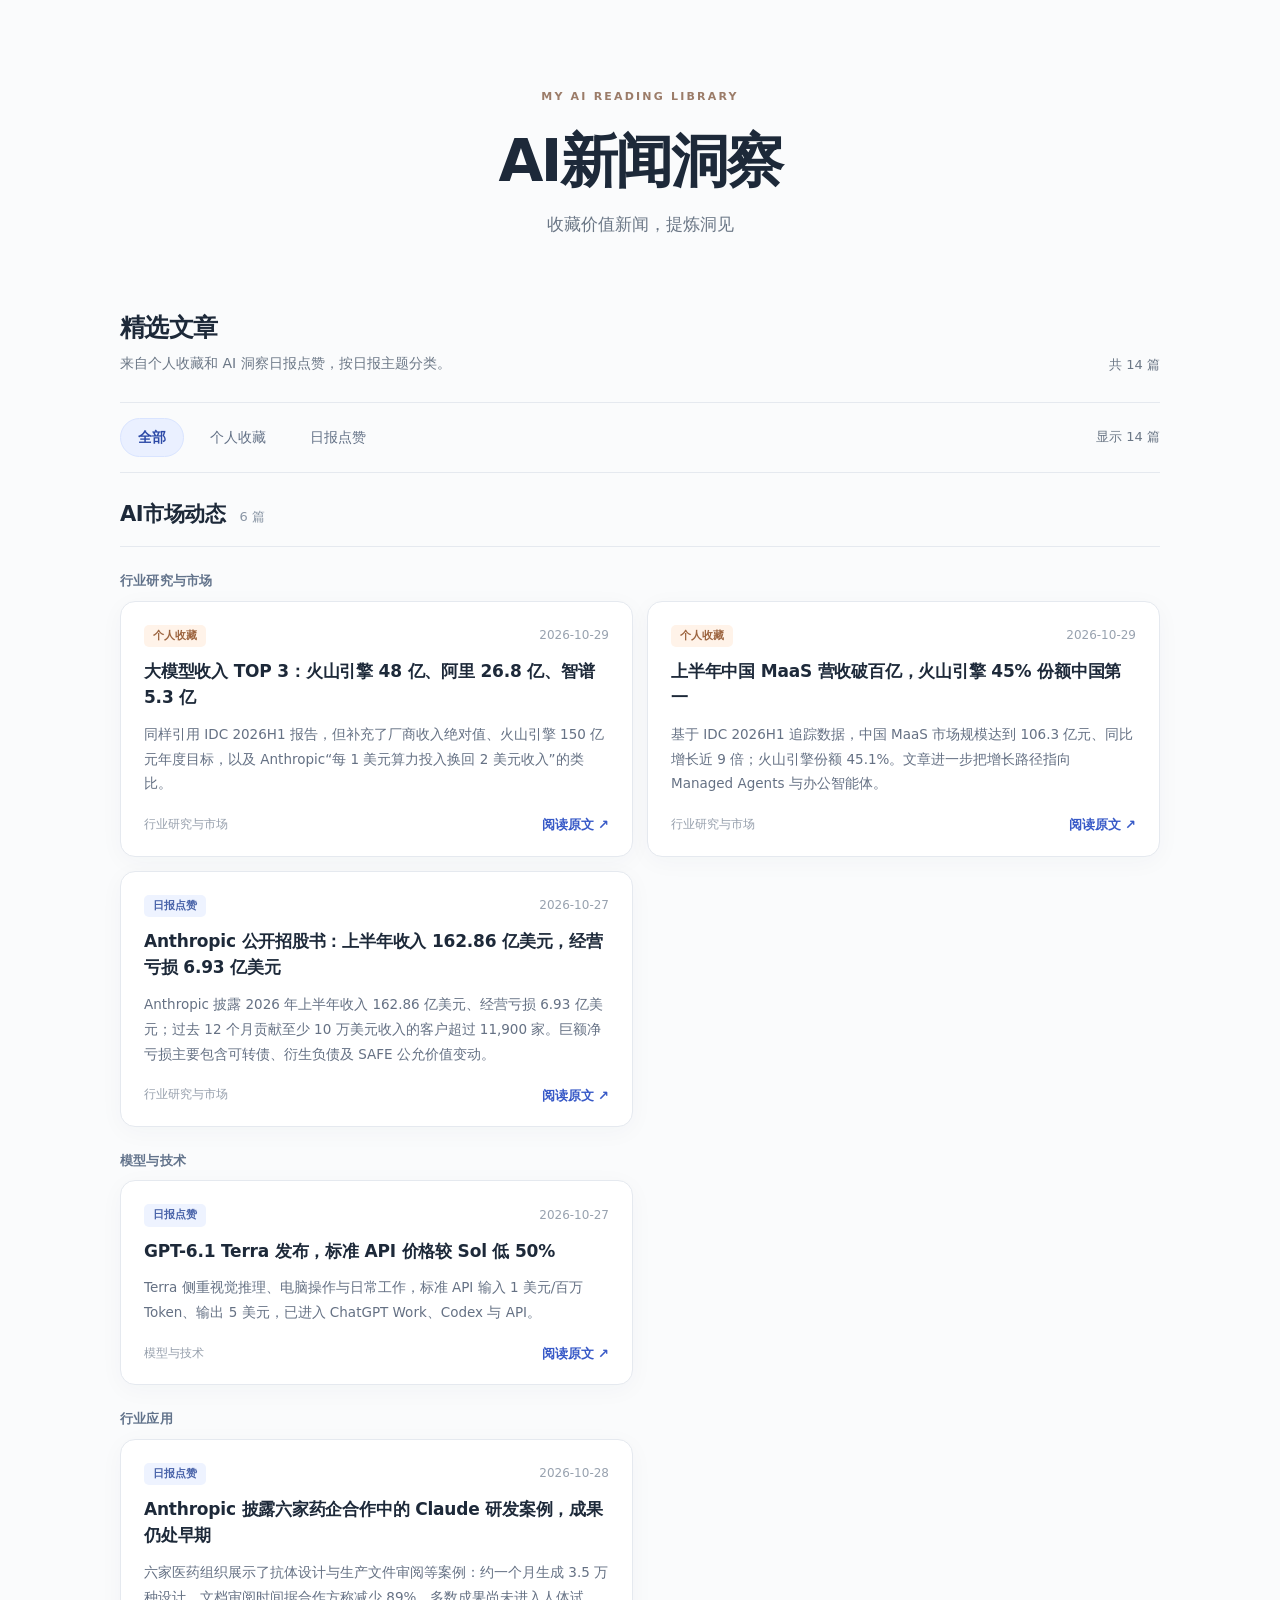
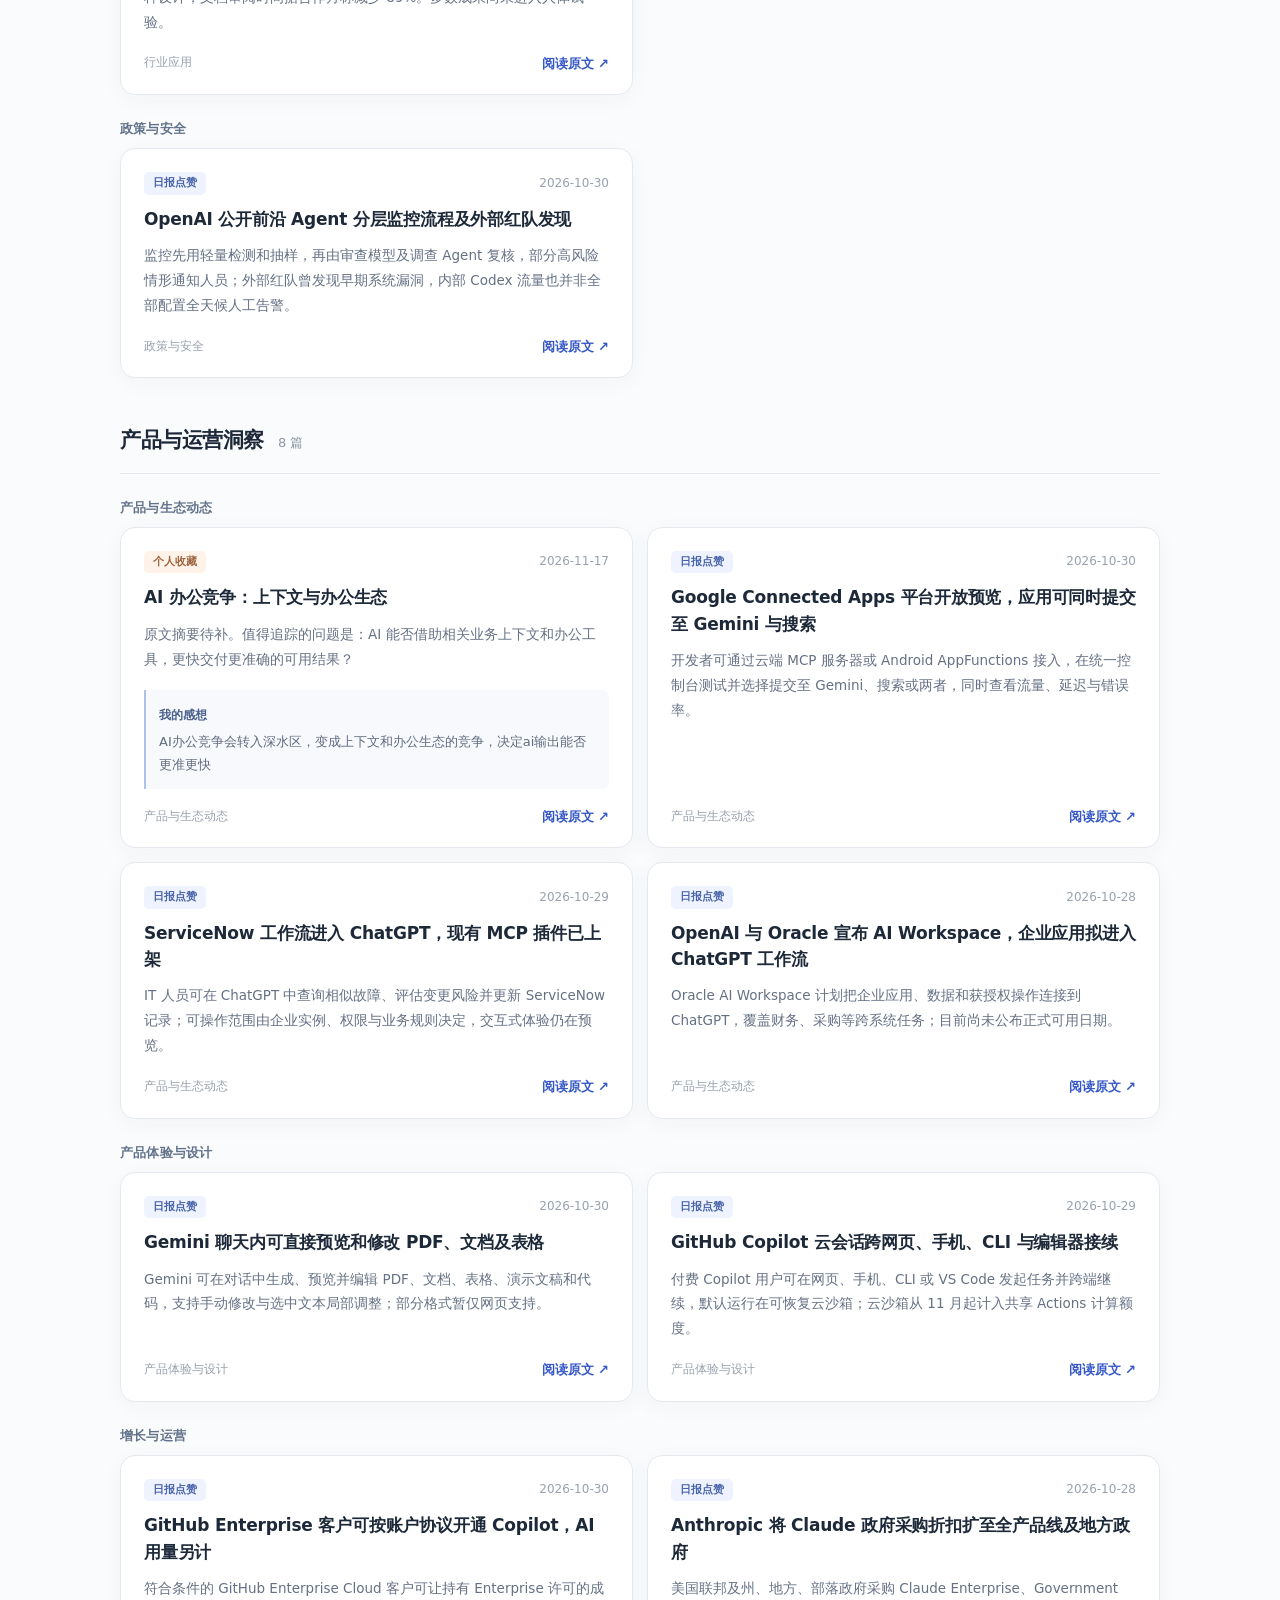
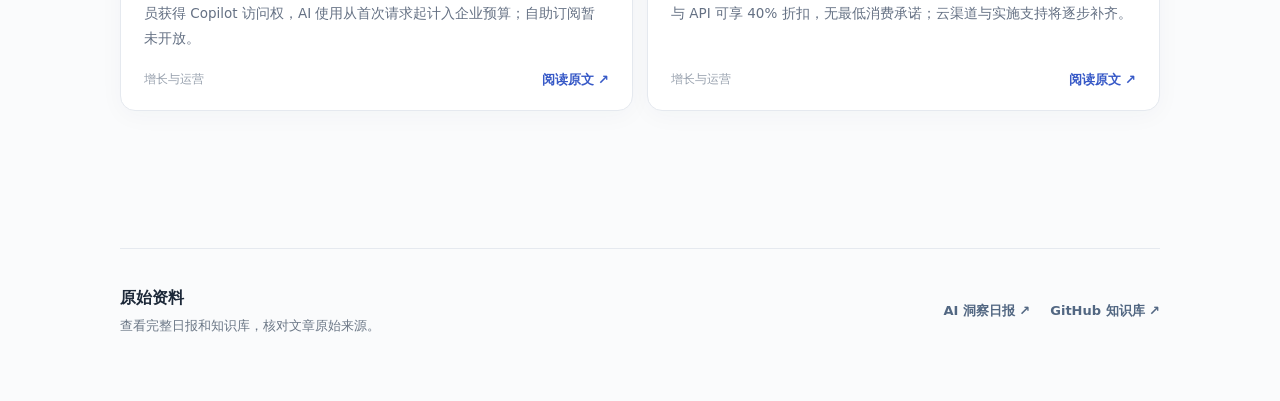
<file: website/index.html>
<!doctype html>
<html lang="zh-CN">
<head>
  <meta charset="utf-8">
  <meta name="viewport" content="width=device-width, initial-scale=1">
  <meta name="description" content="AI新闻洞察：收藏价值新闻，提炼洞见。聚合个人收藏与AI洞察日报点赞文章。">
  <meta name="theme-color" content="#fafbfc">
  <title>AI新闻洞察</title>
  <link rel="stylesheet" href="styles.css">
  <script src="app.js" defer></script>
</head>
<body>
  <main class="container" id="top">
    <header class="hero">
      <span class="eyebrow">MY AI READING LIBRARY</span>
      <h1>AI新闻洞察</h1>
      <p>收藏价值新闻，提炼洞见</p>
    </header>

    <section class="library" aria-labelledby="library-title">
      <div class="section-head">
        <div><h2 id="library-title">精选文章</h2><p class="hint">来自个人收藏和 AI 洞察日报点赞，按日报主题分类。</p></div>
        <span class="count" id="total-count" aria-live="polite"></span>
      </div>
      <div class="toolbar" role="group" aria-label="筛选文章来源">
        <div class="filters" id="source-filters">
          <button class="filter is-active" data-filter="all" aria-pressed="true">全部</button>
          <button class="filter" data-filter="saved" aria-pressed="false">个人收藏</button>
          <button class="filter" data-filter="liked" aria-pressed="false">日报点赞</button>
        </div>
        <span class="view-count" id="view-count" aria-live="polite"></span>
      </div>
      <div id="library-content" class="library-content" aria-live="polite">
        <div class="empty-state">正在载入精选文章…</div>
      </div>
    </section>

    <footer class="footer" aria-label="原始资料">
      <div>
        <h2>原始资料</h2>
        <p>查看完整日报和知识库，核对文章原始来源。</p>
      </div>
      <div class="source-links">
        <a href="https://ai-insight-daily-luoqing-20261026.wulizhenmin.chatgpt.site/" target="_blank" rel="noopener noreferrer">AI 洞察日报 <span aria-hidden="true">↗</span></a>
        <a href="https://github.com/yokim99/ai-frontier-knowledge" target="_blank" rel="noopener noreferrer">GitHub 知识库 <span aria-hidden="true">↗</span></a>
      </div>
    </footer>
  </main>
</body>
</html>
</file>
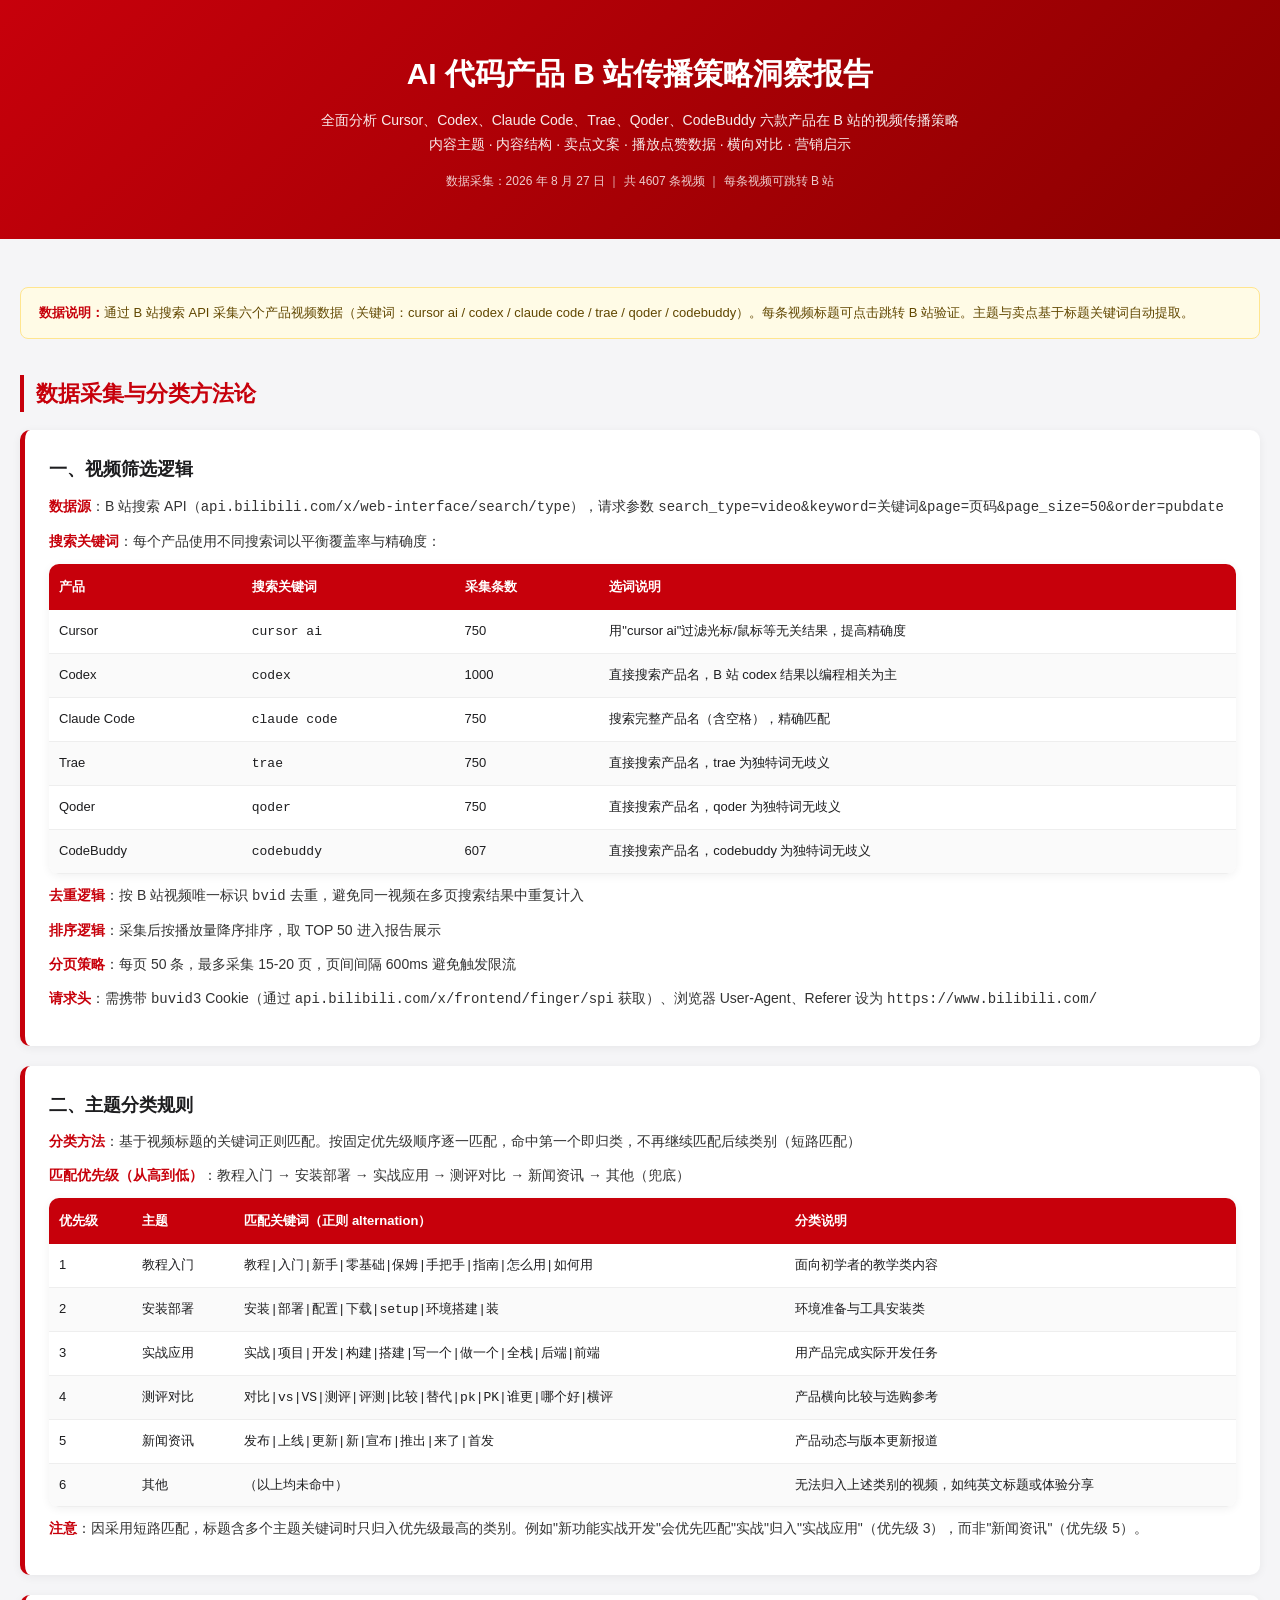
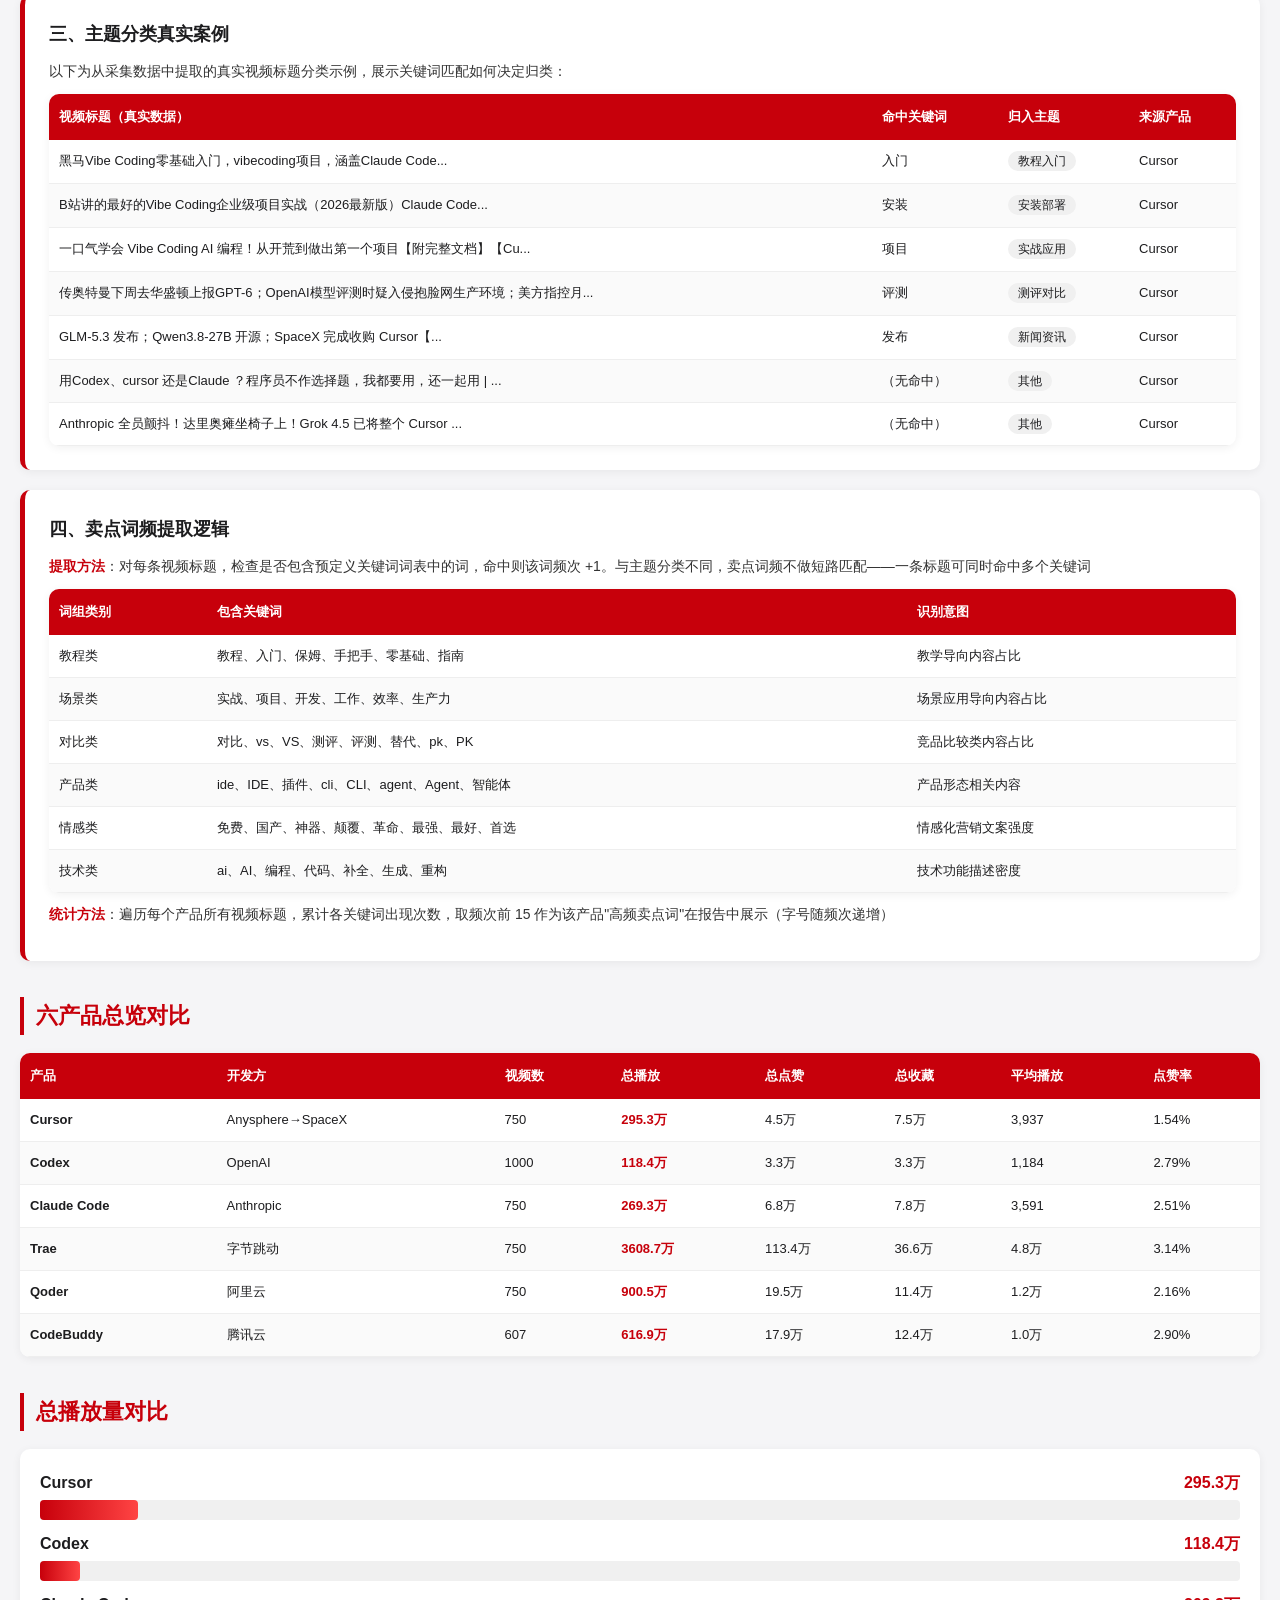
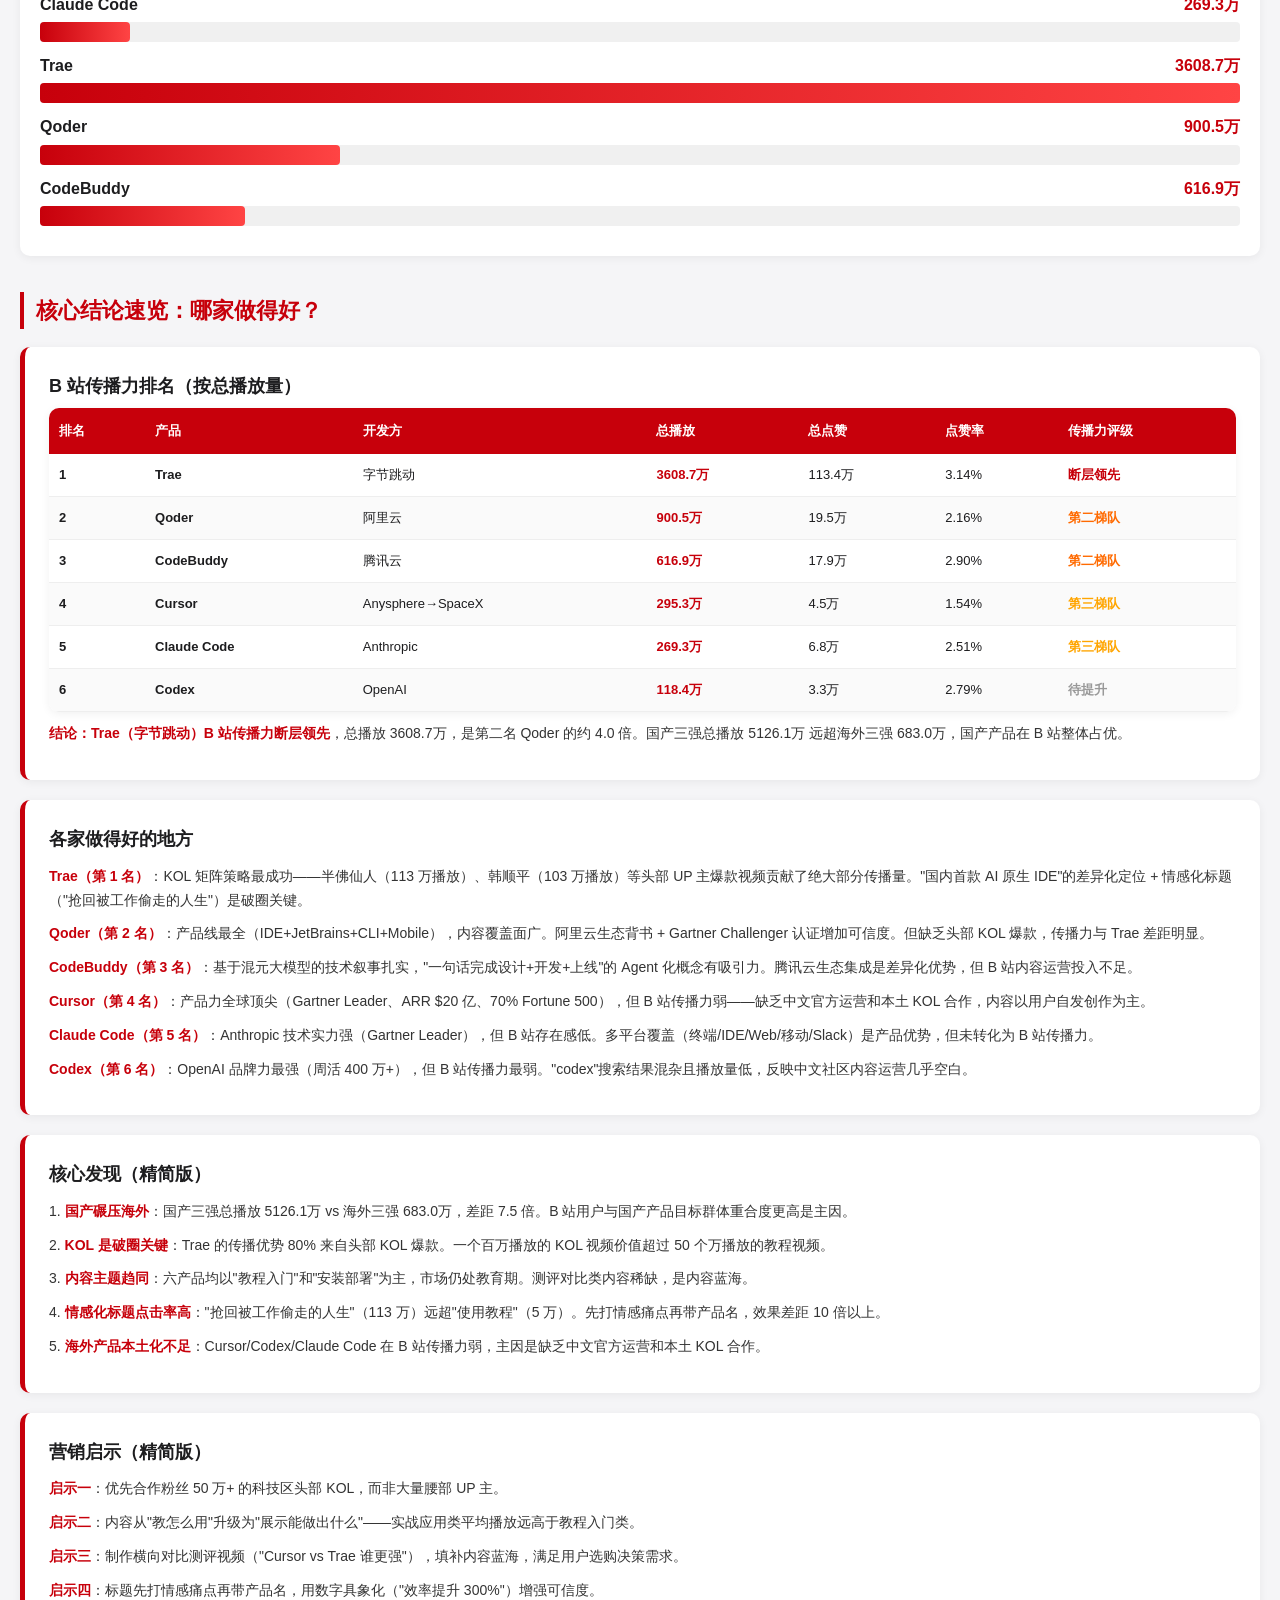
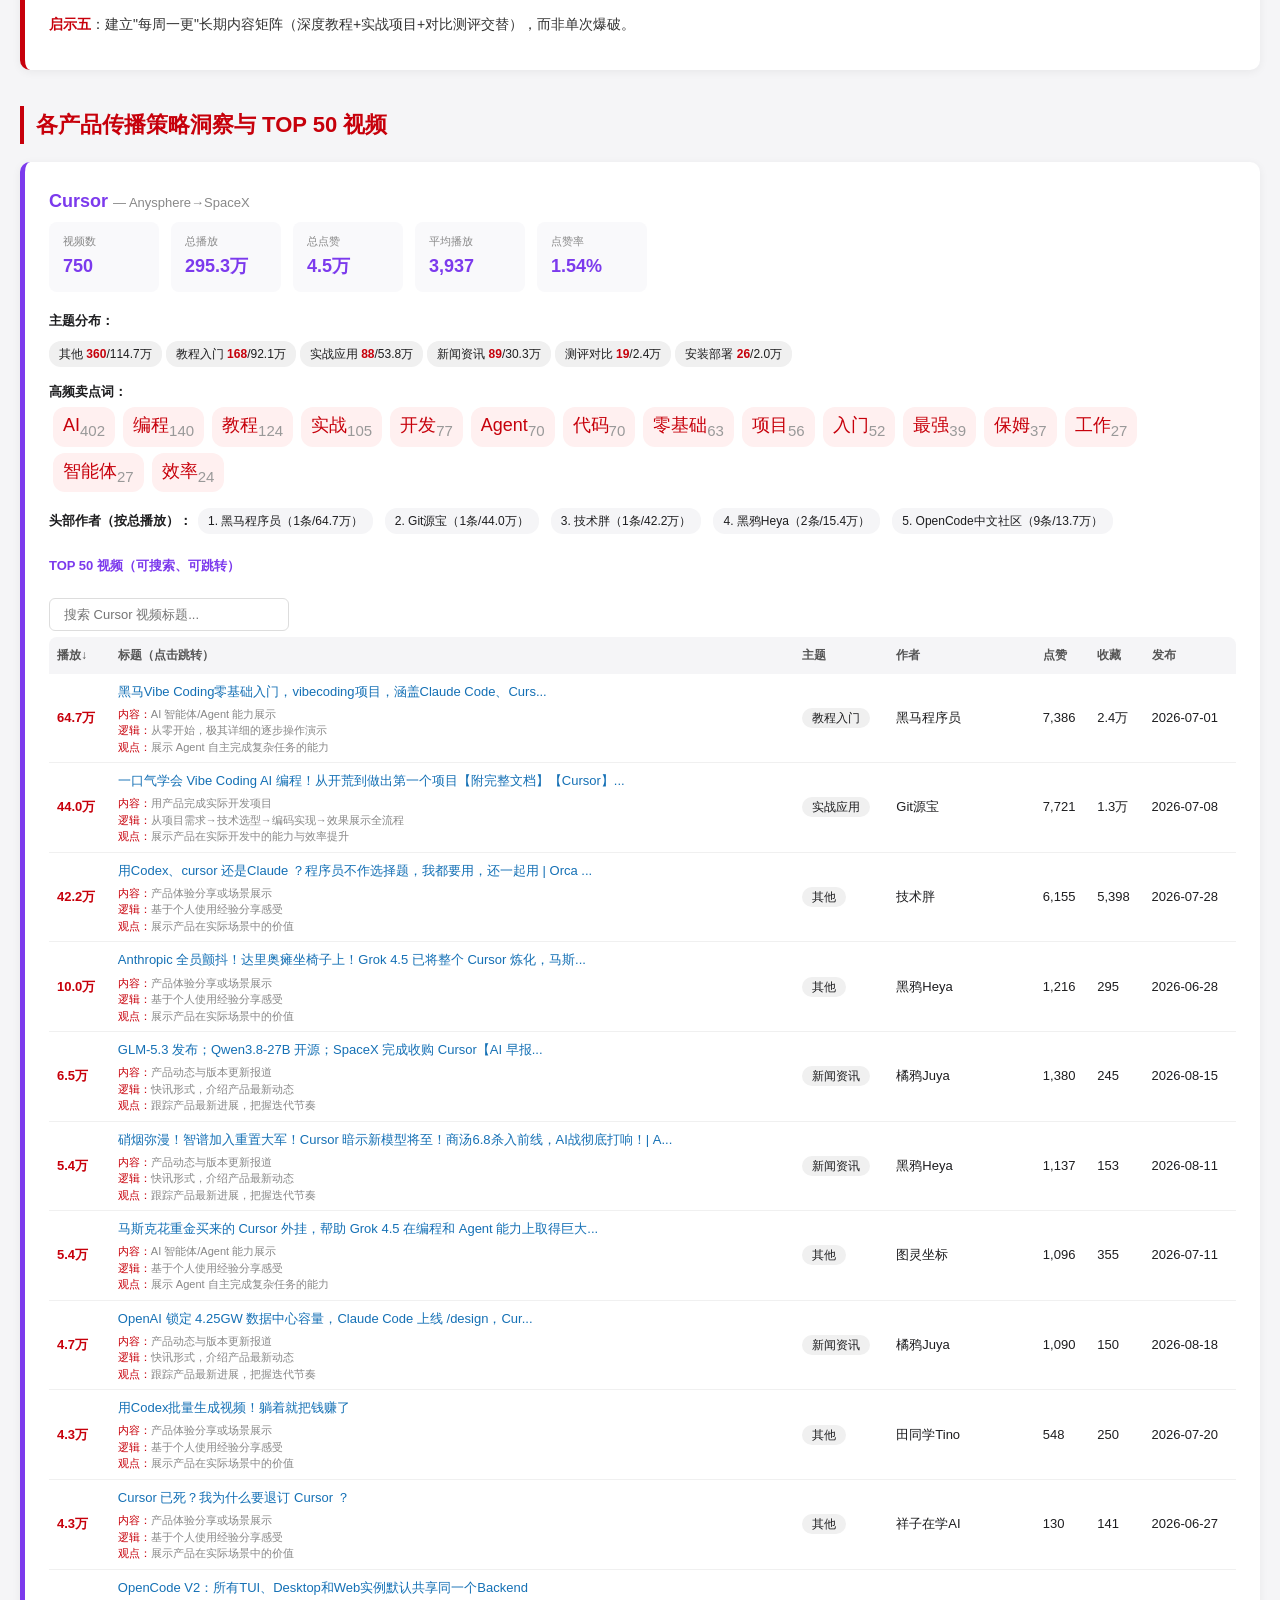
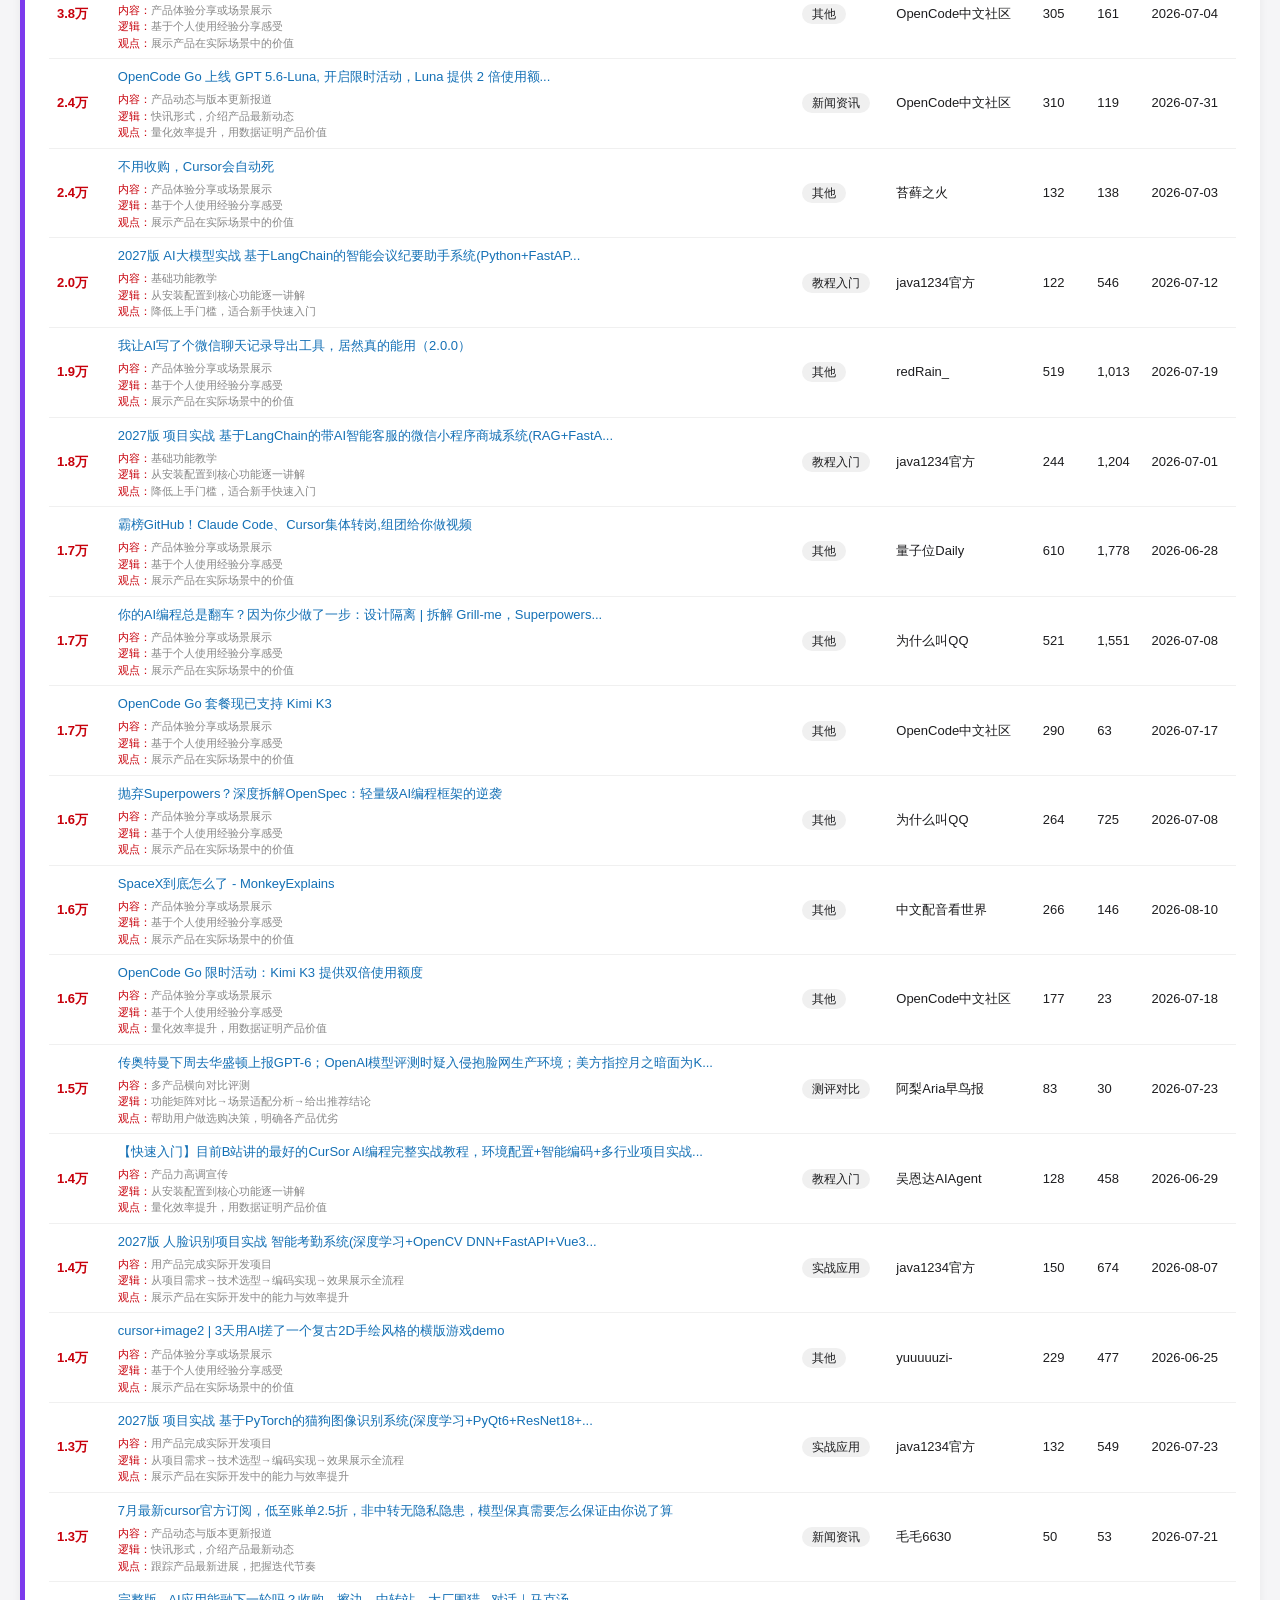
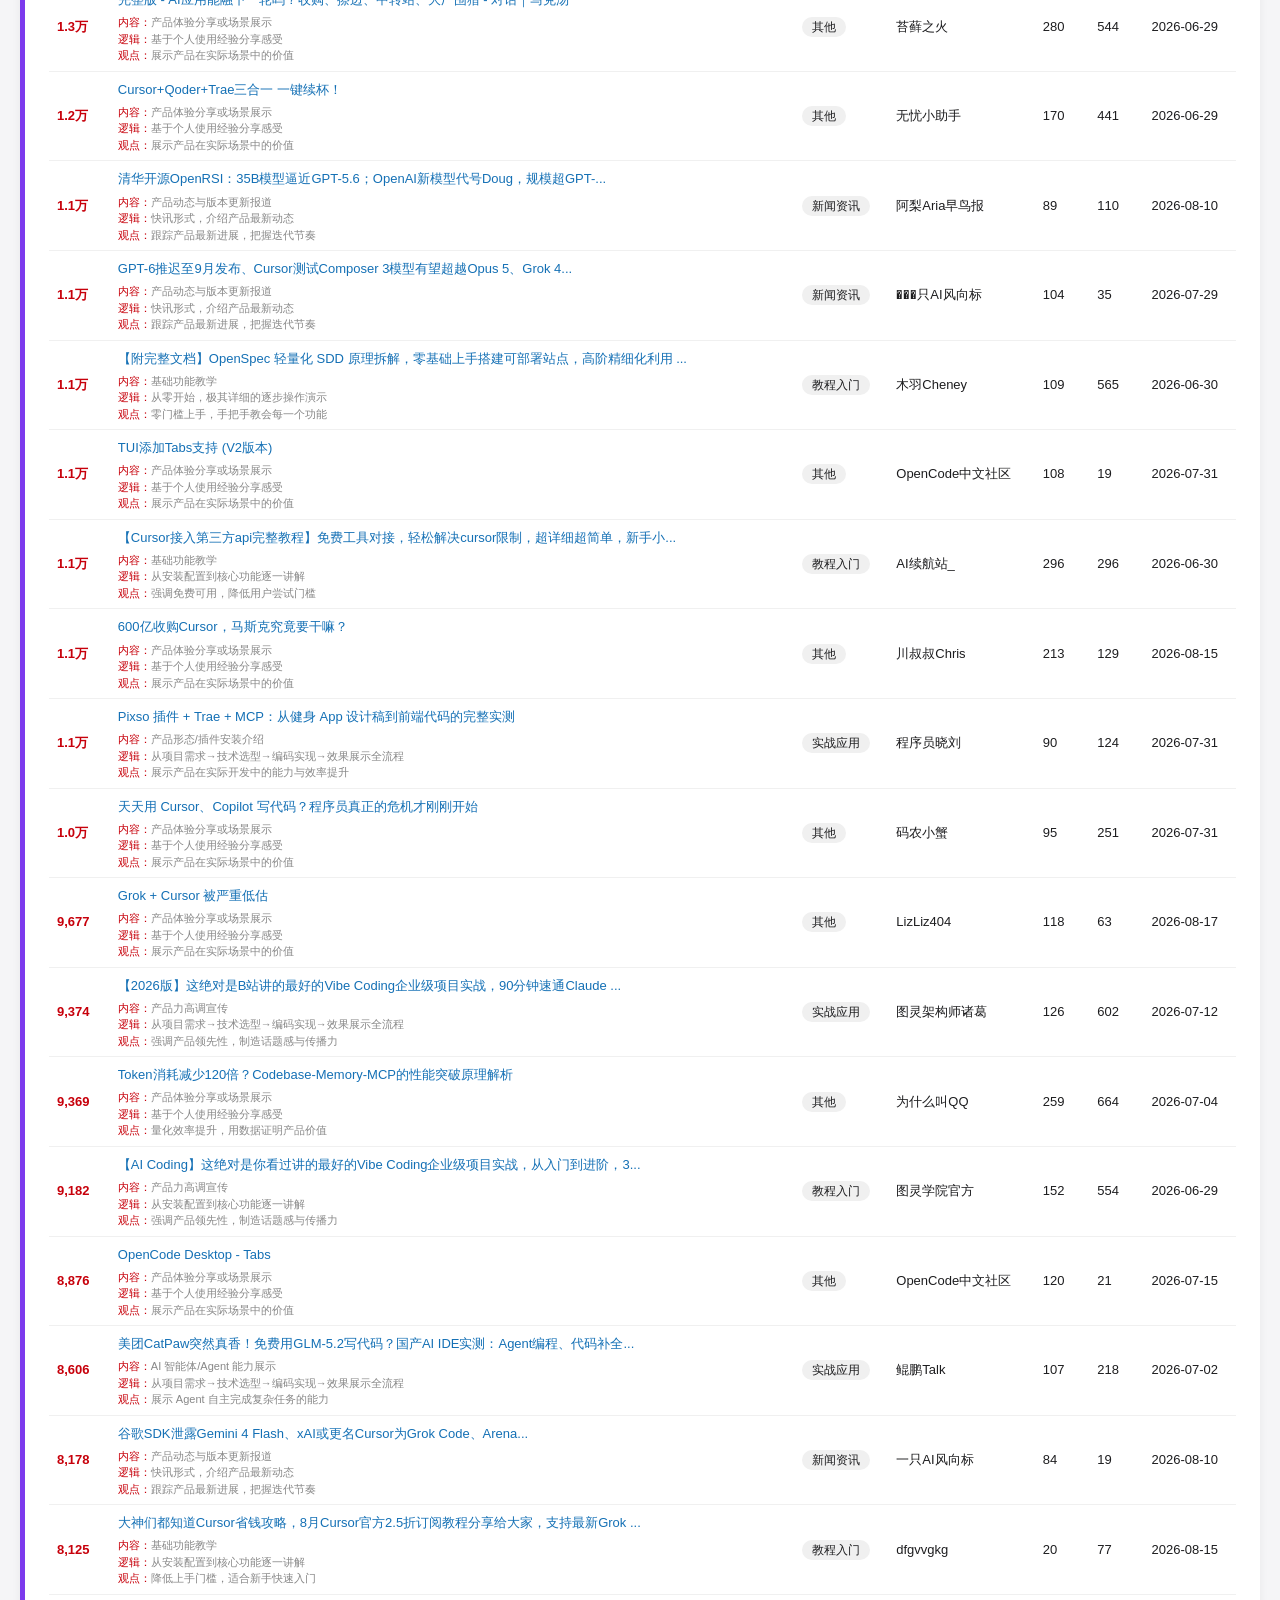
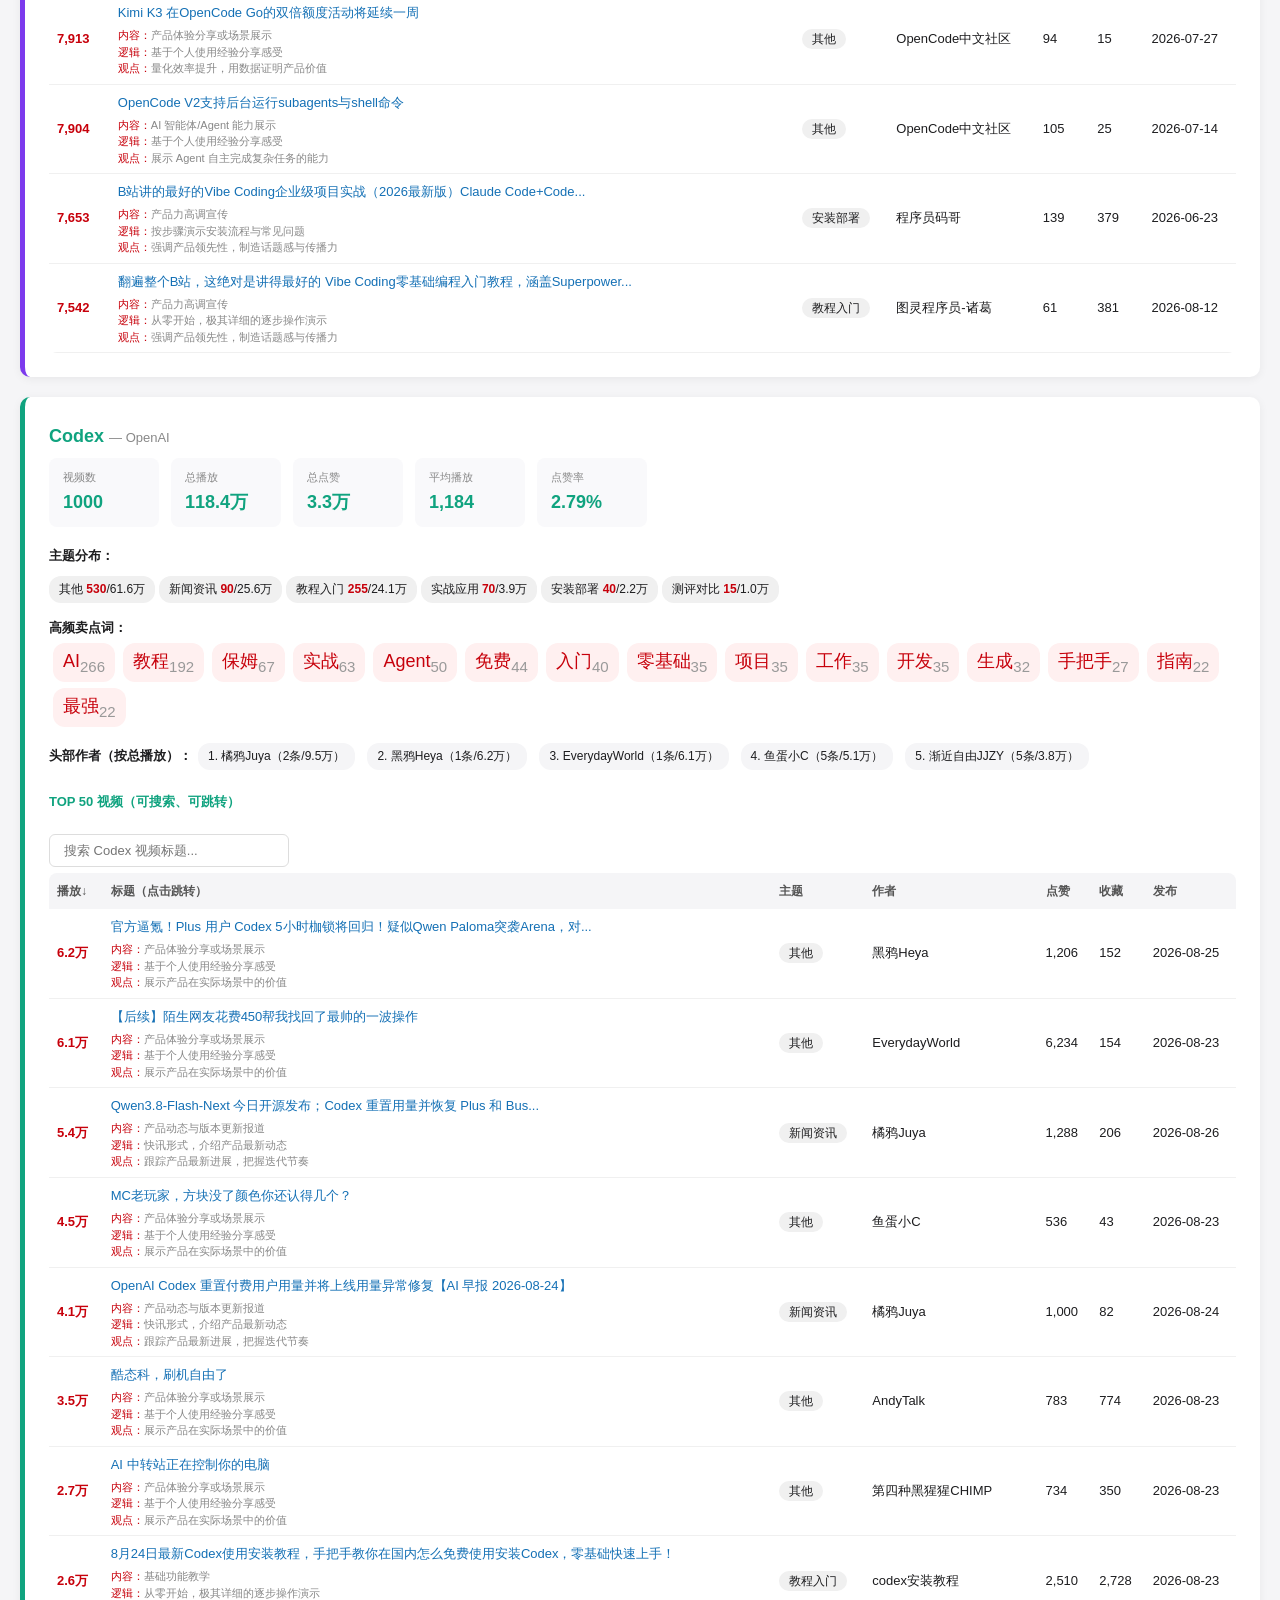
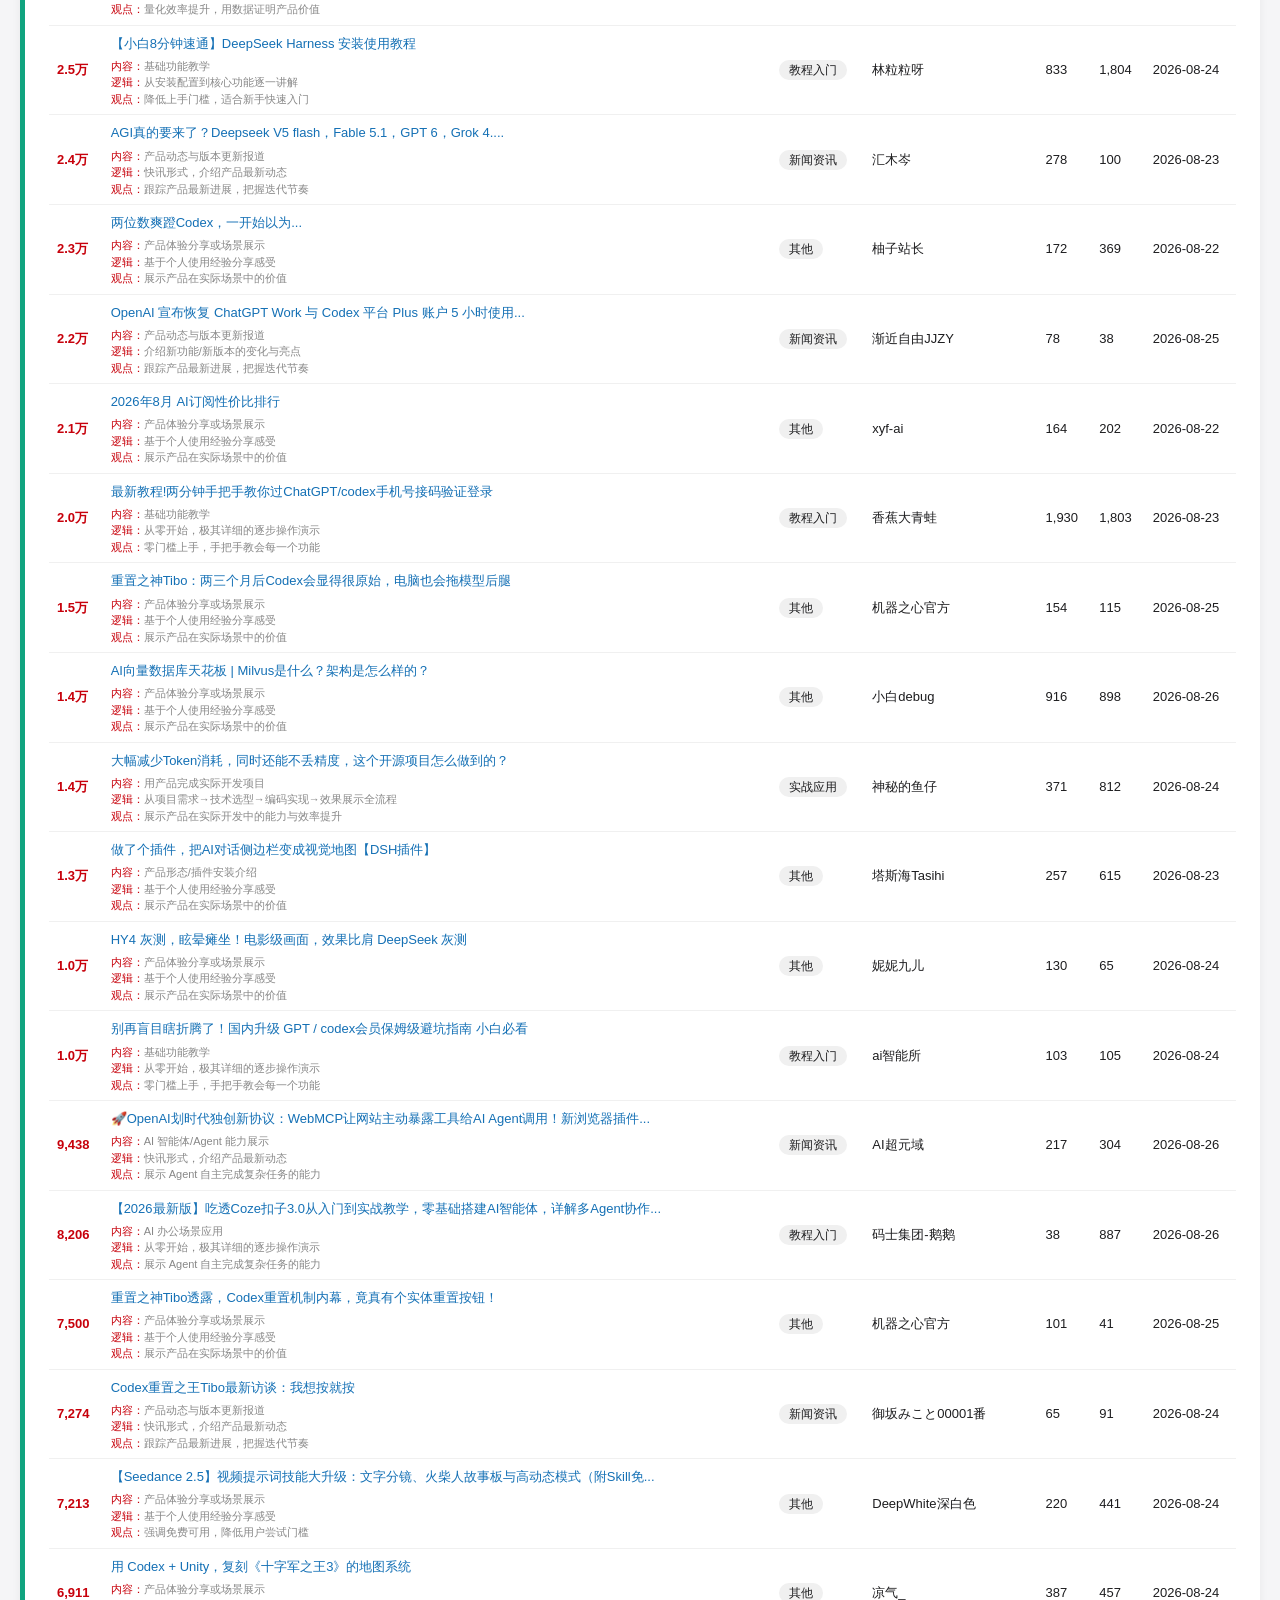
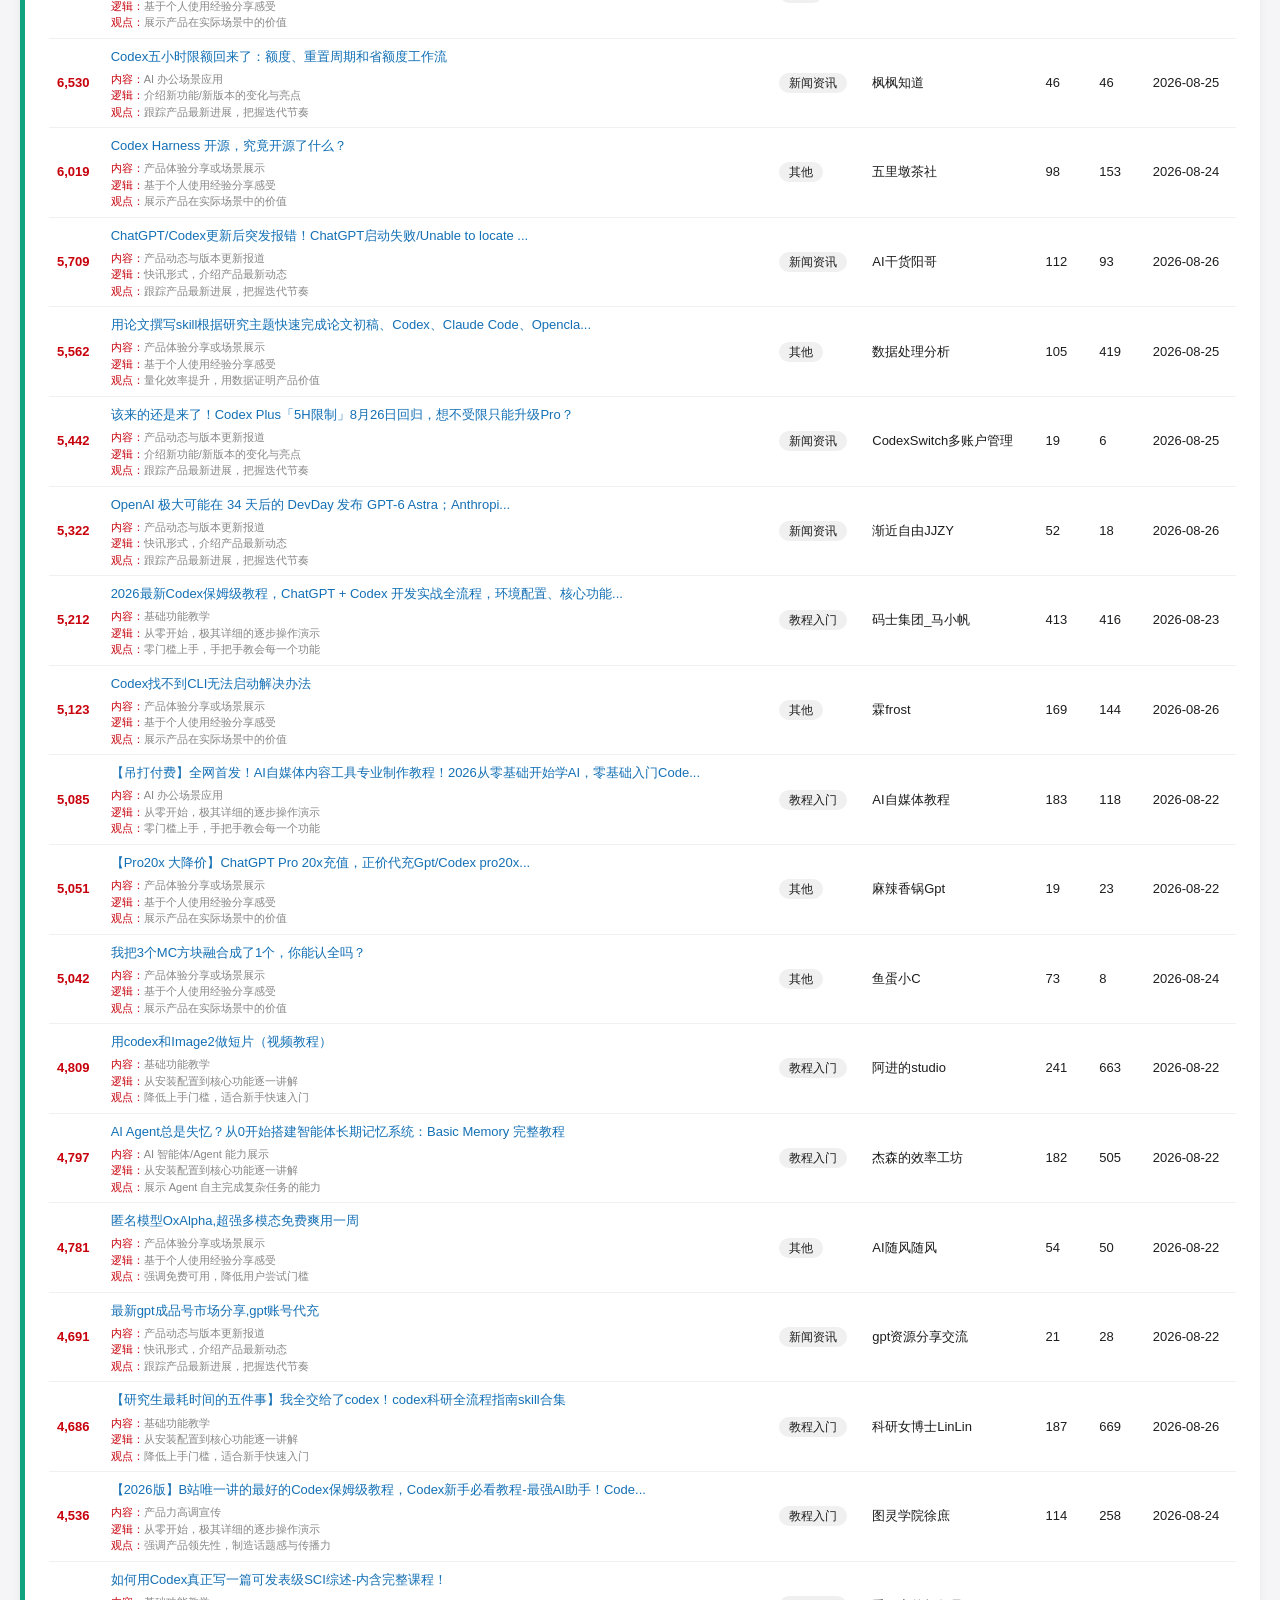
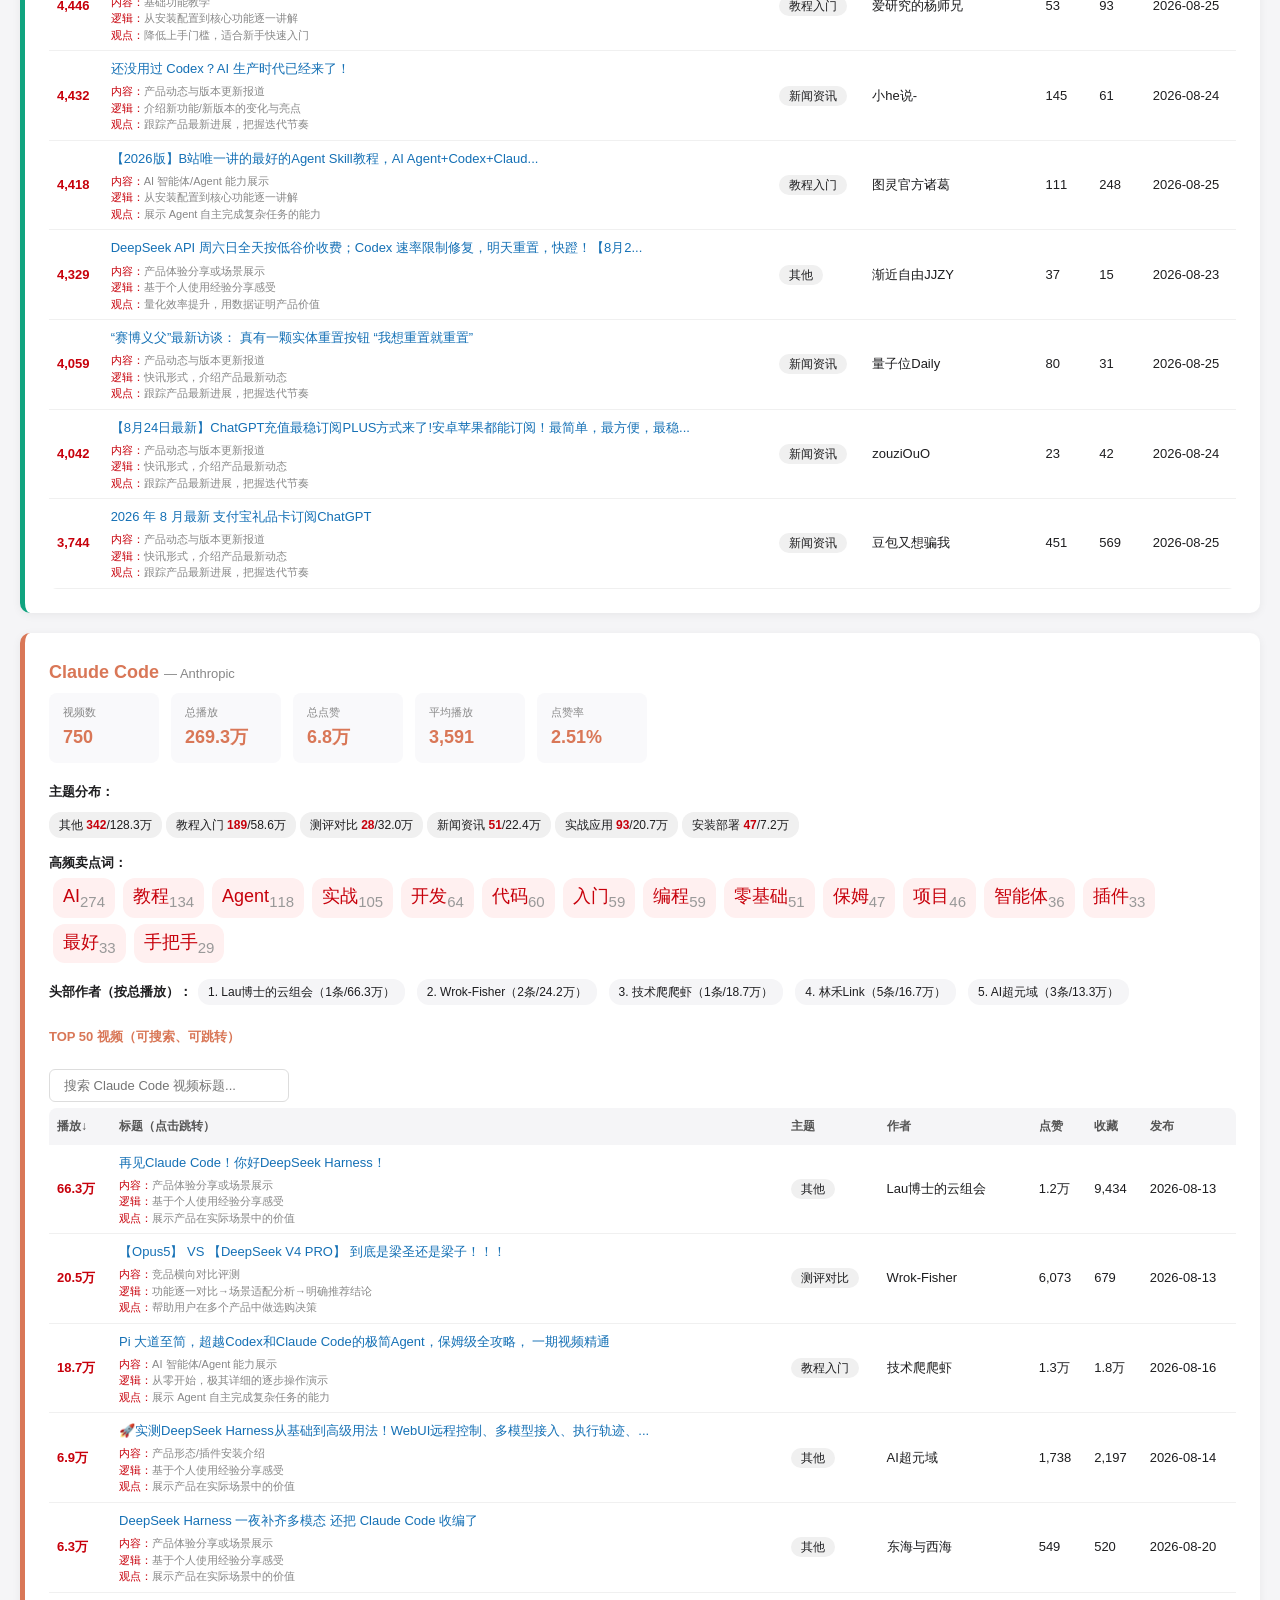
<file: 文章分析/bilibili/2026-08-AI代码产品-B站传播策略洞察报告.html>
<!DOCTYPE html>
<html lang="zh-CN">
<head>
<meta charset="UTF-8">
<meta name="viewport" content="width=device-width, initial-scale=1.0">
<title>AI 代码产品 B 站传播策略洞察报告</title>
<style>
*{margin:0;padding:0;box-sizing:border-box}
body{font-family:"Microsoft YaHei","微软雅黑",-apple-system,sans-serif;background:#f5f5f7;color:#1d1d1f;line-height:1.7}
.header{background:linear-gradient(135deg,#C7000B 0%,#8b0000 100%);color:#fff;padding:48px 40px;text-align:center}
.header h1{font-size:30px;font-weight:700;margin-bottom:10px}
.header p{font-size:14px;opacity:.92;max-width:800px;margin:0 auto}
.header .meta{margin-top:14px;font-size:12px;opacity:.8}
.container{max-width:1280px;margin:0 auto;padding:28px 20px}
.section-title{font-size:22px;font-weight:700;color:#C7000B;border-left:4px solid #C7000B;padding-left:12px;margin:36px 0 18px}
.note{background:#fffbe6;border:1px solid #ffe58f;border-radius:8px;padding:14px 18px;margin:20px 0;font-size:13px;color:#614700}
.note strong{color:#C7000B}
table.overview{width:100%;border-collapse:collapse;background:#fff;border-radius:10px;overflow:hidden;box-shadow:0 2px 10px rgba(0,0,0,.06);font-size:13px}
table.overview th{background:#C7000B;color:#fff;padding:12px 10px;text-align:left;font-weight:600}
table.overview td{padding:10px 10px;border-bottom:1px solid #eee;vertical-align:top}
table.overview tr:nth-child(even) td{background:#fafafa}
table.overview tr:hover td{background:#fff5f5}
.insight-card{background:#fff;border-radius:10px;padding:24px;margin-bottom:20px;box-shadow:0 2px 10px rgba(0,0,0,.06);border-left:5px solid #C7000B}
.insight-card h3{font-size:18px;font-weight:700;margin-bottom:6px}
.insight-card .vendor{font-size:12px;color:#888;margin-bottom:14px}
.stat-row{display:flex;gap:12px;margin-bottom:14px;flex-wrap:wrap}
.stat-box{background:#f9f9fb;border-radius:8px;padding:10px 14px;min-width:110px}
.stat-box .label{font-size:11px;color:#888}
.stat-box .value{font-size:18px;font-weight:700;color:#C7000B}
.theme-bar{display:flex;gap:4px;margin:8px 0;flex-wrap:wrap}
.theme-tag{padding:3px 10px;border-radius:12px;font-size:12px;background:#f0f0f0}
.theme-tag .num{color:#C7000B;font-weight:700}
.kw-cloud span{display:inline-block;margin:3px 4px;padding:3px 10px;border-radius:12px;background:#fff0f0;color:#C7000B}
.video-table{width:100%;border-collapse:collapse;font-size:13px;background:#fff;border-radius:8px;overflow:hidden}
.video-table th{background:#f5f5f7;padding:8px 8px;text-align:left;font-weight:600;color:#555;font-size:12px;cursor:pointer}
.video-table th:hover{background:#edeef0}
.video-table td{padding:7px 8px;border-bottom:1px solid #f0f0f0}
.video-table tr:hover{background:#fff8f8}
.video-table a{color:#1470b5;text-decoration:none}
.video-table a:hover{color:#C7000B;text-decoration:underline}
.play-cell{color:#C7000B;font-weight:600}
.search-box{padding:8px 14px;border:1px solid #ddd;border-radius:6px;font-size:13px;width:240px;margin:6px 0}
.footer{text-align:center;padding:28px;color:#888;font-size:12px}
.insight-text{font-size:14px;color:#333;margin:10px 0}
.insight-text strong{color:#C7000B}
.author-tag{display:inline-block;margin:3px 6px;padding:3px 10px;background:#f5f5f7;border-radius:12px;font-size:12px}
</style>
</head>
<body>
<div class="header">
  <h1>AI 代码产品 B 站传播策略洞察报告</h1>
  <p>全面分析 Cursor、Codex、Claude Code、Trae、Qoder、CodeBuddy 六款产品在 B 站的视频传播策略<br>内容主题 · 内容结构 · 卖点文案 · 播放点赞数据 · 横向对比 · 营销启示</p>
  <div class="meta">数据采集：2026 年 8 月 27 日 ｜ 共 4607 条视频 ｜ 每条视频可跳转 B 站</div>
</div>
<div class="container">
<div class="note"><strong>数据说明：</strong>通过 B 站搜索 API 采集六个产品视频数据（关键词：cursor ai / codex / claude code / trae / qoder / codebuddy）。每条视频标题可点击跳转 B 站验证。主题与卖点基于标题关键词自动提取。</div>
<h2 class="section-title">数据采集与分类方法论</h2>

<div class="insight-card">
<h3>一、视频筛选逻辑</h3>
<div class="insight-text"><strong>数据源</strong>：B 站搜索 API（<code>api.bilibili.com/x/web-interface/search/type</code>），请求参数 <code>search_type=video&keyword=关键词&page=页码&page_size=50&order=pubdate</code></div>
<div class="insight-text"><strong>搜索关键词</strong>：每个产品使用不同搜索词以平衡覆盖率与精确度：</div>
<table class="overview">
<thead><tr><th>产品</th><th>搜索关键词</th><th>采集条数</th><th>选词说明</th></tr></thead>
<tbody>
<tr><td>Cursor</td><td><code>cursor ai</code></td><td>750</td><td>用"cursor ai"过滤光标/鼠标等无关结果，提高精确度</td></tr>
<tr><td>Codex</td><td><code>codex</code></td><td>1000</td><td>直接搜索产品名，B 站 codex 结果以编程相关为主</td></tr>
<tr><td>Claude Code</td><td><code>claude code</code></td><td>750</td><td>搜索完整产品名（含空格），精确匹配</td></tr>
<tr><td>Trae</td><td><code>trae</code></td><td>750</td><td>直接搜索产品名，trae 为独特词无歧义</td></tr>
<tr><td>Qoder</td><td><code>qoder</code></td><td>750</td><td>直接搜索产品名，qoder 为独特词无歧义</td></tr>
<tr><td>CodeBuddy</td><td><code>codebuddy</code></td><td>607</td><td>直接搜索产品名，codebuddy 为独特词无歧义</td></tr>
</tbody>
</table>
<div class="insight-text"><strong>去重逻辑</strong>：按 B 站视频唯一标识 <code>bvid</code> 去重，避免同一视频在多页搜索结果中重复计入</div>
<div class="insight-text"><strong>排序逻辑</strong>：采集后按播放量降序排序，取 TOP 50 进入报告展示</div>
<div class="insight-text"><strong>分页策略</strong>：每页 50 条，最多采集 15-20 页，页间间隔 600ms 避免触发限流</div>
<div class="insight-text"><strong>请求头</strong>：需携带 <code>buvid3</code> Cookie（通过 <code>api.bilibili.com/x/frontend/finger/spi</code> 获取）、浏览器 User-Agent、Referer 设为 <code>https://www.bilibili.com/</code></div>
</div>

<div class="insight-card">
<h3>二、主题分类规则</h3>
<div class="insight-text"><strong>分类方法</strong>：基于视频标题的关键词正则匹配。按固定优先级顺序逐一匹配，命中第一个即归类，不再继续匹配后续类别（短路匹配）</div>
<div class="insight-text"><strong>匹配优先级（从高到低）</strong>：教程入门 → 安装部署 → 实战应用 → 测评对比 → 新闻资讯 → 其他（兜底）</div>
<table class="overview">
<thead><tr><th>优先级</th><th>主题</th><th>匹配关键词（正则 alternation）</th><th>分类说明</th></tr></thead>
<tbody>
<tr><td>1</td><td>教程入门</td><td><code>教程|入门|新手|零基础|保姆|手把手|指南|怎么用|如何用</code></td><td>面向初学者的教学类内容</td></tr>
<tr><td>2</td><td>安装部署</td><td><code>安装|部署|配置|下载|setup|环境搭建|装</code></td><td>环境准备与工具安装类</td></tr>
<tr><td>3</td><td>实战应用</td><td><code>实战|项目|开发|构建|搭建|写一个|做一个|全栈|后端|前端</code></td><td>用产品完成实际开发任务</td></tr>
<tr><td>4</td><td>测评对比</td><td><code>对比|vs|VS|测评|评测|比较|替代|pk|PK|谁更|哪个好|横评</code></td><td>产品横向比较与选购参考</td></tr>
<tr><td>5</td><td>新闻资讯</td><td><code>发布|上线|更新|新|宣布|推出|来了|首发</code></td><td>产品动态与版本更新报道</td></tr>
<tr><td>6</td><td>其他</td><td>（以上均未命中）</td><td>无法归入上述类别的视频，如纯英文标题或体验分享</td></tr>
</tbody>
</table>
<div class="insight-text"><strong>注意</strong>：因采用短路匹配，标题含多个主题关键词时只归入优先级最高的类别。例如"新功能实战开发"会优先匹配"实战"归入"实战应用"（优先级 3），而非"新闻资讯"（优先级 5）。</div>
</div>

<div class="insight-card">
<h3>三、主题分类真实案例</h3>
<div class="insight-text">以下为从采集数据中提取的真实视频标题分类示例，展示关键词匹配如何决定归类：</div>
<table class="overview">
<thead><tr><th>视频标题（真实数据）</th><th>命中关键词</th><th>归入主题</th><th>来源产品</th></tr></thead>
<tbody>
<tr><td>黑马Vibe Coding零基础入门，vibecoding项目，涵盖Claude Code...</td><td><code>入门</code></td><td><span class="theme-tag">教程入门</span></td><td>Cursor</td></tr><tr><td>B站讲的最好的Vibe Coding企业级项目实战（2026最新版）Claude Code...</td><td><code>安装</code></td><td><span class="theme-tag">安装部署</span></td><td>Cursor</td></tr><tr><td>一口气学会 Vibe Coding AI 编程！从开荒到做出第一个项目【附完整文档】【Cu...</td><td><code>项目</code></td><td><span class="theme-tag">实战应用</span></td><td>Cursor</td></tr><tr><td>传奥特曼下周去华盛顿上报GPT-6；OpenAI模型评测时疑入侵抱脸网生产环境；美方指控月...</td><td><code>评测</code></td><td><span class="theme-tag">测评对比</span></td><td>Cursor</td></tr><tr><td>GLM-5.3 发布；Qwen3.8-27B 开源；SpaceX 完成收购 Cursor【...</td><td><code>发布</code></td><td><span class="theme-tag">新闻资讯</span></td><td>Cursor</td></tr><tr><td>用Codex、cursor 还是Claude ？程序员不作选择题，我都要用，还一起用 | ...</td><td>（无命中）</td><td><span class="theme-tag">其他</span></td><td>Cursor</td></tr><tr><td>Anthropic 全员颤抖！达里奥瘫坐椅子上！Grok 4.5 已将整个 Cursor ...</td><td>（无命中）</td><td><span class="theme-tag">其他</span></td><td>Cursor</td></tr></tbody></table>
</div>

<div class="insight-card">
<h3>四、卖点词频提取逻辑</h3>
<div class="insight-text"><strong>提取方法</strong>：对每条视频标题，检查是否包含预定义关键词词表中的词，命中则该词频次 +1。与主题分类不同，卖点词频不做短路匹配——一条标题可同时命中多个关键词</div>
<table class="overview">
<thead><tr><th>词组类别</th><th>包含关键词</th><th>识别意图</th></tr></thead>
<tbody>
<tr><td>教程类</td><td>教程、入门、保姆、手把手、零基础、指南</td><td>教学导向内容占比</td></tr>
<tr><td>场景类</td><td>实战、项目、开发、工作、效率、生产力</td><td>场景应用导向内容占比</td></tr>
<tr><td>对比类</td><td>对比、vs、VS、测评、评测、替代、pk、PK</td><td>竞品比较类内容占比</td></tr>
<tr><td>产品类</td><td>ide、IDE、插件、cli、CLI、agent、Agent、智能体</td><td>产品形态相关内容</td></tr>
<tr><td>情感类</td><td>免费、国产、神器、颠覆、革命、最强、最好、首选</td><td>情感化营销文案强度</td></tr>
<tr><td>技术类</td><td>ai、AI、编程、代码、补全、生成、重构</td><td>技术功能描述密度</td></tr>
</tbody>
</table>
<div class="insight-text"><strong>统计方法</strong>：遍历每个产品所有视频标题，累计各关键词出现次数，取频次前 15 作为该产品"高频卖点词"在报告中展示（字号随频次递增）</div>
</div>

<h2 class="section-title">六产品总览对比</h2>
<table class="overview"><thead><tr><th>产品</th><th>开发方</th><th>视频数</th><th>总播放</th><th>总点赞</th><th>总收藏</th><th>平均播放</th><th>点赞率</th></tr></thead><tbody><tr><td><strong>Cursor</strong></td><td>Anysphere→SpaceX</td><td>750</td><td><span style="color:#C7000B;font-weight:700">295.3万</span></td><td>4.5万</td><td>7.5万</td><td>3,937</td><td>1.54%</td></tr><tr><td><strong>Codex</strong></td><td>OpenAI</td><td>1000</td><td><span style="color:#C7000B;font-weight:700">118.4万</span></td><td>3.3万</td><td>3.3万</td><td>1,184</td><td>2.79%</td></tr><tr><td><strong>Claude Code</strong></td><td>Anthropic</td><td>750</td><td><span style="color:#C7000B;font-weight:700">269.3万</span></td><td>6.8万</td><td>7.8万</td><td>3,591</td><td>2.51%</td></tr><tr><td><strong>Trae</strong></td><td>字节跳动</td><td>750</td><td><span style="color:#C7000B;font-weight:700">3608.7万</span></td><td>113.4万</td><td>36.6万</td><td>4.8万</td><td>3.14%</td></tr><tr><td><strong>Qoder</strong></td><td>阿里云</td><td>750</td><td><span style="color:#C7000B;font-weight:700">900.5万</span></td><td>19.5万</td><td>11.4万</td><td>1.2万</td><td>2.16%</td></tr><tr><td><strong>CodeBuddy</strong></td><td>腾讯云</td><td>607</td><td><span style="color:#C7000B;font-weight:700">616.9万</span></td><td>17.9万</td><td>12.4万</td><td>1.0万</td><td>2.90%</td></tr></tbody></table><h2 class="section-title">总播放量对比</h2><div style="background:#fff;border-radius:10px;padding:20px;box-shadow:0 2px 10px rgba(0,0,0,.06)"><div style="margin-bottom:10px"><div style="display:flex;justify-content:space-between;margin-bottom:4px"><span style="font-weight:600">Cursor</span><span style="color:#C7000B;font-weight:700">295.3万</span></div><div style="background:#f0f0f0;border-radius:4px;height:20px"><div style="background:linear-gradient(90deg,#C7000B,#ff4444);height:20px;border-radius:4px;width:8.2%"></div></div></div><div style="margin-bottom:10px"><div style="display:flex;justify-content:space-between;margin-bottom:4px"><span style="font-weight:600">Codex</span><span style="color:#C7000B;font-weight:700">118.4万</span></div><div style="background:#f0f0f0;border-radius:4px;height:20px"><div style="background:linear-gradient(90deg,#C7000B,#ff4444);height:20px;border-radius:4px;width:3.3%"></div></div></div><div style="margin-bottom:10px"><div style="display:flex;justify-content:space-between;margin-bottom:4px"><span style="font-weight:600">Claude Code</span><span style="color:#C7000B;font-weight:700">269.3万</span></div><div style="background:#f0f0f0;border-radius:4px;height:20px"><div style="background:linear-gradient(90deg,#C7000B,#ff4444);height:20px;border-radius:4px;width:7.5%"></div></div></div><div style="margin-bottom:10px"><div style="display:flex;justify-content:space-between;margin-bottom:4px"><span style="font-weight:600">Trae</span><span style="color:#C7000B;font-weight:700">3608.7万</span></div><div style="background:#f0f0f0;border-radius:4px;height:20px"><div style="background:linear-gradient(90deg,#C7000B,#ff4444);height:20px;border-radius:4px;width:100.0%"></div></div></div><div style="margin-bottom:10px"><div style="display:flex;justify-content:space-between;margin-bottom:4px"><span style="font-weight:600">Qoder</span><span style="color:#C7000B;font-weight:700">900.5万</span></div><div style="background:#f0f0f0;border-radius:4px;height:20px"><div style="background:linear-gradient(90deg,#C7000B,#ff4444);height:20px;border-radius:4px;width:25.0%"></div></div></div><div style="margin-bottom:10px"><div style="display:flex;justify-content:space-between;margin-bottom:4px"><span style="font-weight:600">CodeBuddy</span><span style="color:#C7000B;font-weight:700">616.9万</span></div><div style="background:#f0f0f0;border-radius:4px;height:20px"><div style="background:linear-gradient(90deg,#C7000B,#ff4444);height:20px;border-radius:4px;width:17.1%"></div></div></div></div><h2 class="section-title">核心结论速览：哪家做得好？</h2>

<div class="insight-card">
<h3>B 站传播力排名（按总播放量）</h3>
<table class="overview">
<thead><tr><th>排名</th><th>产品</th><th>开发方</th><th>总播放</th><th>总点赞</th><th>点赞率</th><th>传播力评级</th></tr></thead>
<tbody><tr><td><strong>1</strong></td><td><strong>Trae</strong></td><td>字节跳动</td><td style="color:#C7000B;font-weight:700">3608.7万</td><td>113.4万</td><td>3.14%</td><td><span style="color:#C7000B;font-weight:700">断层领先</span></td></tr><tr><td><strong>2</strong></td><td><strong>Qoder</strong></td><td>阿里云</td><td style="color:#C7000B;font-weight:700">900.5万</td><td>19.5万</td><td>2.16%</td><td><span style="color:#ff6a00;font-weight:700">第二梯队</span></td></tr><tr><td><strong>3</strong></td><td><strong>CodeBuddy</strong></td><td>腾讯云</td><td style="color:#C7000B;font-weight:700">616.9万</td><td>17.9万</td><td>2.90%</td><td><span style="color:#ff6a00;font-weight:700">第二梯队</span></td></tr><tr><td><strong>4</strong></td><td><strong>Cursor</strong></td><td>Anysphere→SpaceX</td><td style="color:#C7000B;font-weight:700">295.3万</td><td>4.5万</td><td>1.54%</td><td><span style="color:#ffa500;font-weight:700">第三梯队</span></td></tr><tr><td><strong>5</strong></td><td><strong>Claude Code</strong></td><td>Anthropic</td><td style="color:#C7000B;font-weight:700">269.3万</td><td>6.8万</td><td>2.51%</td><td><span style="color:#ffa500;font-weight:700">第三梯队</span></td></tr><tr><td><strong>6</strong></td><td><strong>Codex</strong></td><td>OpenAI</td><td style="color:#C7000B;font-weight:700">118.4万</td><td>3.3万</td><td>2.79%</td><td><span style="color:#999;font-weight:700">待提升</span></td></tr></tbody></table>
<div class="insight-text"><strong>结论：Trae（字节跳动）B 站传播力断层领先</strong>，总播放 3608.7万，是第二名 Qoder 的约 4.0 倍。国产三强总播放 5126.1万 远超海外三强 683.0万，国产产品在 B 站整体占优。</div>
</div>

<div class="insight-card">
<h3>各家做得好的地方</h3>
<div class="insight-text"><strong>Trae（第 1 名）</strong>：KOL 矩阵策略最成功——半佛仙人（113 万播放）、韩顺平（103 万播放）等头部 UP 主爆款视频贡献了绝大部分传播量。"国内首款 AI 原生 IDE"的差异化定位 + 情感化标题（"抢回被工作偷走的人生"）是破圈关键。</div>
<div class="insight-text"><strong>Qoder（第 2 名）</strong>：产品线最全（IDE+JetBrains+CLI+Mobile），内容覆盖面广。阿里云生态背书 + Gartner Challenger 认证增加可信度。但缺乏头部 KOL 爆款，传播力与 Trae 差距明显。</div>
<div class="insight-text"><strong>CodeBuddy（第 3 名）</strong>：基于混元大模型的技术叙事扎实，"一句话完成设计+开发+上线"的 Agent 化概念有吸引力。腾讯云生态集成是差异化优势，但 B 站内容运营投入不足。</div>
<div class="insight-text"><strong>Cursor（第 4 名）</strong>：产品力全球顶尖（Gartner Leader、ARR $20 亿、70% Fortune 500），但 B 站传播力弱——缺乏中文官方运营和本土 KOL 合作，内容以用户自发创作为主。</div>
<div class="insight-text"><strong>Claude Code（第 5 名）</strong>：Anthropic 技术实力强（Gartner Leader），但 B 站存在感低。多平台覆盖（终端/IDE/Web/移动/Slack）是产品优势，但未转化为 B 站传播力。</div>
<div class="insight-text"><strong>Codex（第 6 名）</strong>：OpenAI 品牌力最强（周活 400 万+），但 B 站传播力最弱。"codex"搜索结果混杂且播放量低，反映中文社区内容运营几乎空白。</div>
</div>

<div class="insight-card">
<h3>核心发现（精简版）</h3>
<div class="insight-text">1. <strong>国产碾压海外</strong>：国产三强总播放 5126.1万 vs 海外三强 683.0万，差距 7.5 倍。B 站用户与国产产品目标群体重合度更高是主因。</div>
<div class="insight-text">2. <strong>KOL 是破圈关键</strong>：Trae 的传播优势 80% 来自头部 KOL 爆款。一个百万播放的 KOL 视频价值超过 50 个万播放的教程视频。</div>
<div class="insight-text">3. <strong>内容主题趋同</strong>：六产品均以"教程入门"和"安装部署"为主，市场仍处教育期。测评对比类内容稀缺，是内容蓝海。</div>
<div class="insight-text">4. <strong>情感化标题点击率高</strong>："抢回被工作偷走的人生"（113 万）远超"使用教程"（5 万）。先打情感痛点再带产品名，效果差距 10 倍以上。</div>
<div class="insight-text">5. <strong>海外产品本土化不足</strong>：Cursor/Codex/Claude Code 在 B 站传播力弱，主因是缺乏中文官方运营和本土 KOL 合作。</div>
</div>

<div class="insight-card">
<h3>营销启示（精简版）</h3>
<div class="insight-text"><strong>启示一</strong>：优先合作粉丝 50 万+ 的科技区头部 KOL，而非大量腰部 UP 主。</div>
<div class="insight-text"><strong>启示二</strong>：内容从"教怎么用"升级为"展示能做出什么"——实战应用类平均播放远高于教程入门类。</div>
<div class="insight-text"><strong>启示三</strong>：制作横向对比测评视频（"Cursor vs Trae 谁更强"），填补内容蓝海，满足用户选购决策需求。</div>
<div class="insight-text"><strong>启示四</strong>：标题先打情感痛点再带产品名，用数字具象化（"效率提升 300%"）增强可信度。</div>
<div class="insight-text"><strong>启示五</strong>：建立"每周一更"长期内容矩阵（深度教程+实战项目+对比测评交替），而非单次爆破。</div>
</div>

<h2 class="section-title">各产品传播策略洞察与 TOP 50 视频</h2><div class="insight-card" style="border-left-color:#7c3aed">
<h3 style="color:#7c3aed">Cursor <span style="font-size:13px;color:#888;font-weight:400">— Anysphere→SpaceX</span></h3>
<div class="stat-row">
  <div class="stat-box"><div class="label">视频数</div><div class="value" style="color:#7c3aed">750</div></div>
  <div class="stat-box"><div class="label">总播放</div><div class="value" style="color:#7c3aed">295.3万</div></div>
  <div class="stat-box"><div class="label">总点赞</div><div class="value" style="color:#7c3aed">4.5万</div></div>
  <div class="stat-box"><div class="label">平均播放</div><div class="value" style="color:#7c3aed">3,937</div></div>
  <div class="stat-box"><div class="label">点赞率</div><div class="value" style="color:#7c3aed">1.54%</div></div>
</div><div style="margin:10px 0"><strong style="font-size:13px">主题分布：</strong><div class="theme-bar"><span class="theme-tag">其他 <span class="num">360</span>/114.7万</span><span class="theme-tag">教程入门 <span class="num">168</span>/92.1万</span><span class="theme-tag">实战应用 <span class="num">88</span>/53.8万</span><span class="theme-tag">新闻资讯 <span class="num">89</span>/30.3万</span><span class="theme-tag">测评对比 <span class="num">19</span>/2.4万</span><span class="theme-tag">安装部署 <span class="num">26</span>/2.0万</span></div></div><div style="margin:10px 0"><strong style="font-size:13px">高频卖点词：</strong><div class="kw-cloud"><span style="font-size:18px">AI<sub style="color:#999">402</sub></span><span style="font-size:18px">编程<sub style="color:#999">140</sub></span><span style="font-size:18px">教程<sub style="color:#999">124</sub></span><span style="font-size:18px">实战<sub style="color:#999">105</sub></span><span style="font-size:18px">开发<sub style="color:#999">77</sub></span><span style="font-size:18px">Agent<sub style="color:#999">70</sub></span><span style="font-size:18px">代码<sub style="color:#999">70</sub></span><span style="font-size:18px">零基础<sub style="color:#999">63</sub></span><span style="font-size:18px">项目<sub style="color:#999">56</sub></span><span style="font-size:18px">入门<sub style="color:#999">52</sub></span><span style="font-size:18px">最强<sub style="color:#999">39</sub></span><span style="font-size:18px">保姆<sub style="color:#999">37</sub></span><span style="font-size:18px">工作<sub style="color:#999">27</sub></span><span style="font-size:18px">智能体<sub style="color:#999">27</sub></span><span style="font-size:18px">效率<sub style="color:#999">24</sub></span></div></div><div style="margin:10px 0"><strong style="font-size:13px">头部作者（按总播放）：</strong><span class="author-tag">1. 黑马程序员（1条/64.7万）</span><span class="author-tag">2. Git源宝（1条/44.0万）</span><span class="author-tag">3. 技术胖（1条/42.2万）</span><span class="author-tag">4. 黑鸦Heya（2条/15.4万）</span><span class="author-tag">5. OpenCode中文社区（9条/13.7万）</span></div><div style="margin:14px 0"><strong style="font-size:13px;color:#7c3aed">TOP 50 视频（可搜索、可跳转）</strong></div><input class="search-box" placeholder="搜索 Cursor 视频标题..." oninput="filterTable(0, this.value)"><table class="video-table" id="table-0"><thead><tr><th onclick="sortTable(0,'play')">播放↓</th><th>标题（点击跳转）</th><th>主题</th><th>作者</th><th>点赞</th><th>收藏</th><th>发布</th></tr></thead><tbody><tr><td class="play-cell">64.7万</td><td><a href="https://www.bilibili.com/video/BV1RFTc62EaK" target="_blank" title="黑马Vibe Coding零基础入门，vibecoding项目，涵盖Claude Code、Cursor、Codex、SDD、LangChain、Agent开发">黑马Vibe Coding零基础入门，vibecoding项目，涵盖Claude Code、Curs...</a><div style="font-size:11px;color:#888;margin-top:3px;line-height:1.5"><span style="color:#C7000B">内容：</span>AI 智能体/Agent 能力展示<br><span style="color:#C7000B">逻辑：</span>从零开始，极其详细的逐步操作演示<br><span style="color:#C7000B">观点：</span>展示 Agent 自主完成复杂任务的能力</div></td><td><span class="theme-tag">教程入门</span></td><td>黑马程序员</td><td>7,386</td><td>2.4万</td><td>2026-07-01</td></tr><tr><td class="play-cell">44.0万</td><td><a href="https://www.bilibili.com/video/BV1SRM86xEPE" target="_blank" title="一口气学会 Vibe Coding AI 编程！从开荒到做出第一个项目【附完整文档】【Cursor】【0基础教学】">一口气学会 Vibe Coding AI 编程！从开荒到做出第一个项目【附完整文档】【Cursor】...</a><div style="font-size:11px;color:#888;margin-top:3px;line-height:1.5"><span style="color:#C7000B">内容：</span>用产品完成实际开发项目<br><span style="color:#C7000B">逻辑：</span>从项目需求→技术选型→编码实现→效果展示全流程<br><span style="color:#C7000B">观点：</span>展示产品在实际开发中的能力与效率提升</div></td><td><span class="theme-tag">实战应用</span></td><td>Git源宝</td><td>7,721</td><td>1.3万</td><td>2026-07-08</td></tr><tr><td class="play-cell">42.2万</td><td><a href="https://www.bilibili.com/video/BV1Tv3i6LEX1" target="_blank" title="用Codex、cursor 还是Claude ？程序员不作选择题，我都要用，还一起用 | Orca ADE 介绍">用Codex、cursor 还是Claude ？程序员不作选择题，我都要用，还一起用 | Orca ...</a><div style="font-size:11px;color:#888;margin-top:3px;line-height:1.5"><span style="color:#C7000B">内容：</span>产品体验分享或场景展示<br><span style="color:#C7000B">逻辑：</span>基于个人使用经验分享感受<br><span style="color:#C7000B">观点：</span>展示产品在实际场景中的价值</div></td><td><span class="theme-tag">其他</span></td><td>技术胖</td><td>6,155</td><td>5,398</td><td>2026-07-28</td></tr><tr><td class="play-cell">10.0万</td><td><a href="https://www.bilibili.com/video/BV1tGTg68EsD" target="_blank" title="Anthropic 全员颤抖！达里奥瘫坐椅子上！Grok 4.5 已将整个 Cursor 炼化，马斯克说马上就打到 Opus 家门口！| AI日报0628">Anthropic 全员颤抖！达里奥瘫坐椅子上！Grok 4.5 已将整个 Cursor 炼化，马斯...</a><div style="font-size:11px;color:#888;margin-top:3px;line-height:1.5"><span style="color:#C7000B">内容：</span>产品体验分享或场景展示<br><span style="color:#C7000B">逻辑：</span>基于个人使用经验分享感受<br><span style="color:#C7000B">观点：</span>展示产品在实际场景中的价值</div></td><td><span class="theme-tag">其他</span></td><td>黑鸦Heya</td><td>1,216</td><td>295</td><td>2026-06-28</td></tr><tr><td class="play-cell">6.5万</td><td><a href="https://www.bilibili.com/video/BV1aag36jEws" target="_blank" title="GLM-5.3 发布；Qwen3.8-27B 开源；SpaceX 完成收购 Cursor【AI 早报 2026-08-15】">GLM-5.3 发布；Qwen3.8-27B 开源；SpaceX 完成收购 Cursor【AI 早报...</a><div style="font-size:11px;color:#888;margin-top:3px;line-height:1.5"><span style="color:#C7000B">内容：</span>产品动态与版本更新报道<br><span style="color:#C7000B">逻辑：</span>快讯形式，介绍产品最新动态<br><span style="color:#C7000B">观点：</span>跟踪产品最新进展，把握迭代节奏</div></td><td><span class="theme-tag">新闻资讯</span></td><td>橘鸦Juya</td><td>1,380</td><td>245</td><td>2026-08-15</td></tr><tr><td class="play-cell">5.4万</td><td><a href="https://www.bilibili.com/video/BV1moui6GE1o" target="_blank" title="硝烟弥漫！智谱加入重置大军！Cursor 暗示新模型将至！商汤6.8杀入前线，AI战彻底打响！| AI日报0811">硝烟弥漫！智谱加入重置大军！Cursor 暗示新模型将至！商汤6.8杀入前线，AI战彻底打响！| A...</a><div style="font-size:11px;color:#888;margin-top:3px;line-height:1.5"><span style="color:#C7000B">内容：</span>产品动态与版本更新报道<br><span style="color:#C7000B">逻辑：</span>快讯形式，介绍产品最新动态<br><span style="color:#C7000B">观点：</span>跟踪产品最新进展，把握迭代节奏</div></td><td><span class="theme-tag">新闻资讯</span></td><td>黑鸦Heya</td><td>1,137</td><td>153</td><td>2026-08-11</td></tr><tr><td class="play-cell">5.4万</td><td><a href="https://www.bilibili.com/video/BV17WNW6kEJ1" target="_blank" title="马斯克花重金买来的 Cursor 外挂，帮助 Grok 4.5 在编程和 Agent 能力上取得巨大进步 | 浪浪妈雷达图">马斯克花重金买来的 Cursor 外挂，帮助 Grok 4.5 在编程和 Agent 能力上取得巨大...</a><div style="font-size:11px;color:#888;margin-top:3px;line-height:1.5"><span style="color:#C7000B">内容：</span>AI 智能体/Agent 能力展示<br><span style="color:#C7000B">逻辑：</span>基于个人使用经验分享感受<br><span style="color:#C7000B">观点：</span>展示 Agent 自主完成复杂任务的能力</div></td><td><span class="theme-tag">其他</span></td><td>图灵坐标</td><td>1,096</td><td>355</td><td>2026-07-11</td></tr><tr><td class="play-cell">4.7万</td><td><a href="https://www.bilibili.com/video/BV1CmbB6dEMK" target="_blank" title="OpenAI 锁定 4.25GW 数据中心容量，Claude Code 上线 /design，Cursor 推出 Origin【AI 早报 2026-08-18">OpenAI 锁定 4.25GW 数据中心容量，Claude Code 上线 /design，Cur...</a><div style="font-size:11px;color:#888;margin-top:3px;line-height:1.5"><span style="color:#C7000B">内容：</span>产品动态与版本更新报道<br><span style="color:#C7000B">逻辑：</span>快讯形式，介绍产品最新动态<br><span style="color:#C7000B">观点：</span>跟踪产品最新进展，把握迭代节奏</div></td><td><span class="theme-tag">新闻资讯</span></td><td>橘鸦Juya</td><td>1,090</td><td>150</td><td>2026-08-18</td></tr><tr><td class="play-cell">4.3万</td><td><a href="https://www.bilibili.com/video/BV1enKU6yEWX" target="_blank" title="用Codex批量生成视频！躺着就把钱赚了">用Codex批量生成视频！躺着就把钱赚了</a><div style="font-size:11px;color:#888;margin-top:3px;line-height:1.5"><span style="color:#C7000B">内容：</span>产品体验分享或场景展示<br><span style="color:#C7000B">逻辑：</span>基于个人使用经验分享感受<br><span style="color:#C7000B">观点：</span>展示产品在实际场景中的价值</div></td><td><span class="theme-tag">其他</span></td><td>田同学Tino</td><td>548</td><td>250</td><td>2026-07-20</td></tr><tr><td class="play-cell">4.3万</td><td><a href="https://www.bilibili.com/video/BV1JU7E6PEar" target="_blank" title="Cursor 已死？我为什么要退订 Cursor ？">Cursor 已死？我为什么要退订 Cursor ？</a><div style="font-size:11px;color:#888;margin-top:3px;line-height:1.5"><span style="color:#C7000B">内容：</span>产品体验分享或场景展示<br><span style="color:#C7000B">逻辑：</span>基于个人使用经验分享感受<br><span style="color:#C7000B">观点：</span>展示产品在实际场景中的价值</div></td><td><span class="theme-tag">其他</span></td><td>祥子在学AI</td><td>130</td><td>141</td><td>2026-06-27</td></tr><tr><td class="play-cell">3.8万</td><td><a href="https://www.bilibili.com/video/BV1ABMw6eEFb" target="_blank" title="OpenCode V2：所有TUI、Desktop和Web实例默认共享同一个Backend">OpenCode V2：所有TUI、Desktop和Web实例默认共享同一个Backend</a><div style="font-size:11px;color:#888;margin-top:3px;line-height:1.5"><span style="color:#C7000B">内容：</span>产品体验分享或场景展示<br><span style="color:#C7000B">逻辑：</span>基于个人使用经验分享感受<br><span style="color:#C7000B">观点：</span>展示产品在实际场景中的价值</div></td><td><span class="theme-tag">其他</span></td><td>OpenCode中文社区</td><td>305</td><td>161</td><td>2026-07-04</td></tr><tr><td class="play-cell">2.4万</td><td><a href="https://www.bilibili.com/video/BV1xUGA6nEYV" target="_blank" title="OpenCode Go 上线 GPT 5.6-Luna, 开启限时活动，Luna 提供 2 倍使用额度">OpenCode Go 上线 GPT 5.6-Luna, 开启限时活动，Luna 提供 2 倍使用额...</a><div style="font-size:11px;color:#888;margin-top:3px;line-height:1.5"><span style="color:#C7000B">内容：</span>产品动态与版本更新报道<br><span style="color:#C7000B">逻辑：</span>快讯形式，介绍产品最新动态<br><span style="color:#C7000B">观点：</span>量化效率提升，用数据证明产品价值</div></td><td><span class="theme-tag">新闻资讯</span></td><td>OpenCode中文社区</td><td>310</td><td>119</td><td>2026-07-31</td></tr><tr><td class="play-cell">2.4万</td><td><a href="https://www.bilibili.com/video/BV1UQKf6PE7K" target="_blank" title="不用收购，Cursor会自动死">不用收购，Cursor会自动死</a><div style="font-size:11px;color:#888;margin-top:3px;line-height:1.5"><span style="color:#C7000B">内容：</span>产品体验分享或场景展示<br><span style="color:#C7000B">逻辑：</span>基于个人使用经验分享感受<br><span style="color:#C7000B">观点：</span>展示产品在实际场景中的价值</div></td><td><span class="theme-tag">其他</span></td><td>苔藓之火</td><td>132</td><td>138</td><td>2026-07-03</td></tr><tr><td class="play-cell">2.0万</td><td><a href="https://www.bilibili.com/video/BV1v3NK6oEfY" target="_blank" title="2027版 AI大模型实战 基于LangChain的智能会议纪要助手系统(Python+FastAPI+Vue3) 视频教程  利用Cursor AI编程实现">2027版 AI大模型实战 基于LangChain的智能会议纪要助手系统(Python+FastAP...</a><div style="font-size:11px;color:#888;margin-top:3px;line-height:1.5"><span style="color:#C7000B">内容：</span>基础功能教学<br><span style="color:#C7000B">逻辑：</span>从安装配置到核心功能逐一讲解<br><span style="color:#C7000B">观点：</span>降低上手门槛，适合新手快速入门</div></td><td><span class="theme-tag">教程入门</span></td><td>java1234官方</td><td>122</td><td>546</td><td>2026-07-12</td></tr><tr><td class="play-cell">1.9万</td><td><a href="https://www.bilibili.com/video/BV1YAKB6jEm5" target="_blank" title="我让AI写了个微信聊天记录导出工具，居然真的能用（2.0.0）">我让AI写了个微信聊天记录导出工具，居然真的能用（2.0.0）</a><div style="font-size:11px;color:#888;margin-top:3px;line-height:1.5"><span style="color:#C7000B">内容：</span>产品体验分享或场景展示<br><span style="color:#C7000B">逻辑：</span>基于个人使用经验分享感受<br><span style="color:#C7000B">观点：</span>展示产品在实际场景中的价值</div></td><td><span class="theme-tag">其他</span></td><td>redRain_</td><td>519</td><td>1,013</td><td>2026-07-19</td></tr><tr><td class="play-cell">1.8万</td><td><a href="https://www.bilibili.com/video/BV1XMTv6uEKr" target="_blank" title="2027版 项目实战 基于LangChain的带AI智能客服的微信小程序商城系统(RAG+FastAPI+Vue3)视频教程  利用Cursor AI编程实现">2027版 项目实战 基于LangChain的带AI智能客服的微信小程序商城系统(RAG+FastA...</a><div style="font-size:11px;color:#888;margin-top:3px;line-height:1.5"><span style="color:#C7000B">内容：</span>基础功能教学<br><span style="color:#C7000B">逻辑：</span>从安装配置到核心功能逐一讲解<br><span style="color:#C7000B">观点：</span>降低上手门槛，适合新手快速入门</div></td><td><span class="theme-tag">教程入门</span></td><td>java1234官方</td><td>244</td><td>1,204</td><td>2026-07-01</td></tr><tr><td class="play-cell">1.7万</td><td><a href="https://www.bilibili.com/video/BV1dK756jEfz" target="_blank" title="霸榜GitHub！Claude Code、Cursor集体转岗,组团给你做视频">霸榜GitHub！Claude Code、Cursor集体转岗,组团给你做视频</a><div style="font-size:11px;color:#888;margin-top:3px;line-height:1.5"><span style="color:#C7000B">内容：</span>产品体验分享或场景展示<br><span style="color:#C7000B">逻辑：</span>基于个人使用经验分享感受<br><span style="color:#C7000B">观点：</span>展示产品在实际场景中的价值</div></td><td><span class="theme-tag">其他</span></td><td>量子位Daily</td><td>610</td><td>1,778</td><td>2026-06-28</td></tr><tr><td class="play-cell">1.7万</td><td><a href="https://www.bilibili.com/video/BV1R3MV6DESP" target="_blank" title="你的AI编程总是翻车？因为你少做了一步：设计隔离 | 拆解 Grill-me，Superpowers，Openspec 的第一步">你的AI编程总是翻车？因为你少做了一步：设计隔离 | 拆解 Grill-me，Superpowers...</a><div style="font-size:11px;color:#888;margin-top:3px;line-height:1.5"><span style="color:#C7000B">内容：</span>产品体验分享或场景展示<br><span style="color:#C7000B">逻辑：</span>基于个人使用经验分享感受<br><span style="color:#C7000B">观点：</span>展示产品在实际场景中的价值</div></td><td><span class="theme-tag">其他</span></td><td>为什么叫QQ</td><td>521</td><td>1,551</td><td>2026-07-08</td></tr><tr><td class="play-cell">1.7万</td><td><a href="https://www.bilibili.com/video/BV1fqNR6PEYv" target="_blank" title="OpenCode Go 套餐现已支持 Kimi K3">OpenCode Go 套餐现已支持 Kimi K3</a><div style="font-size:11px;color:#888;margin-top:3px;line-height:1.5"><span style="color:#C7000B">内容：</span>产品体验分享或场景展示<br><span style="color:#C7000B">逻辑：</span>基于个人使用经验分享感受<br><span style="color:#C7000B">观点：</span>展示产品在实际场景中的价值</div></td><td><span class="theme-tag">其他</span></td><td>OpenCode中文社区</td><td>290</td><td>63</td><td>2026-07-17</td></tr><tr><td class="play-cell">1.6万</td><td><a href="https://www.bilibili.com/video/BV1UuT96HEWV" target="_blank" title="抛弃Superpowers？深度拆解OpenSpec：轻量级AI编程框架的逆袭">抛弃Superpowers？深度拆解OpenSpec：轻量级AI编程框架的逆袭</a><div style="font-size:11px;color:#888;margin-top:3px;line-height:1.5"><span style="color:#C7000B">内容：</span>产品体验分享或场景展示<br><span style="color:#C7000B">逻辑：</span>基于个人使用经验分享感受<br><span style="color:#C7000B">观点：</span>展示产品在实际场景中的价值</div></td><td><span class="theme-tag">其他</span></td><td>为什么叫QQ</td><td>264</td><td>725</td><td>2026-07-08</td></tr><tr><td class="play-cell">1.6万</td><td><a href="https://www.bilibili.com/video/BV1Jkuh67EQH" target="_blank" title="SpaceX到底怎么了 - MonkeyExplains">SpaceX到底怎么了 - MonkeyExplains</a><div style="font-size:11px;color:#888;margin-top:3px;line-height:1.5"><span style="color:#C7000B">内容：</span>产品体验分享或场景展示<br><span style="color:#C7000B">逻辑：</span>基于个人使用经验分享感受<br><span style="color:#C7000B">观点：</span>展示产品在实际场景中的价值</div></td><td><span class="theme-tag">其他</span></td><td>中文配音看世界</td><td>266</td><td>146</td><td>2026-08-10</td></tr><tr><td class="play-cell">1.6万</td><td><a href="https://www.bilibili.com/video/BV1UtKc6eEfJ" target="_blank" title="OpenCode Go 限时活动：Kimi K3 提供双倍使用额度">OpenCode Go 限时活动：Kimi K3 提供双倍使用额度</a><div style="font-size:11px;color:#888;margin-top:3px;line-height:1.5"><span style="color:#C7000B">内容：</span>产品体验分享或场景展示<br><span style="color:#C7000B">逻辑：</span>基于个人使用经验分享感受<br><span style="color:#C7000B">观点：</span>量化效率提升，用数据证明产品价值</div></td><td><span class="theme-tag">其他</span></td><td>OpenCode中文社区</td><td>177</td><td>23</td><td>2026-07-18</td></tr><tr><td class="play-cell">1.5万</td><td><a href="https://www.bilibili.com/video/BV1pRg16bECR" target="_blank" title="传奥特曼下周去华盛顿上报GPT-6；OpenAI模型评测时疑入侵抱脸网生产环境；美方指控月之暗面为K3隐蔽蒸馏并接入泰国算力 | 7.23 AI早报">传奥特曼下周去华盛顿上报GPT-6；OpenAI模型评测时疑入侵抱脸网生产环境；美方指控月之暗面为K...</a><div style="font-size:11px;color:#888;margin-top:3px;line-height:1.5"><span style="color:#C7000B">内容：</span>多产品横向对比评测<br><span style="color:#C7000B">逻辑：</span>功能矩阵对比→场景适配分析→给出推荐结论<br><span style="color:#C7000B">观点：</span>帮助用户做选购决策，明确各产品优劣</div></td><td><span class="theme-tag">测评对比</span></td><td>阿梨Aria早鸟报</td><td>83</td><td>30</td><td>2026-07-23</td></tr><tr><td class="play-cell">1.4万</td><td><a href="https://www.bilibili.com/video/BV1rSKU6RE4i" target="_blank" title="【快速入门】目前B站讲的最好的CurSor AI编程完整实战教程，环境配置+智能编码+多行业项目实战一次学会！新手小白也能看懂，刷到就是赚到！">【快速入门】目前B站讲的最好的CurSor AI编程完整实战教程，环境配置+智能编码+多行业项目实战...</a><div style="font-size:11px;color:#888;margin-top:3px;line-height:1.5"><span style="color:#C7000B">内容：</span>产品力高调宣传<br><span style="color:#C7000B">逻辑：</span>从安装配置到核心功能逐一讲解<br><span style="color:#C7000B">观点：</span>量化效率提升，用数据证明产品价值</div></td><td><span class="theme-tag">教程入门</span></td><td>吴恩达AIAgent</td><td>128</td><td>458</td><td>2026-06-29</td></tr><tr><td class="play-cell">1.4万</td><td><a href="https://www.bilibili.com/video/BV17Hut6NE98" target="_blank" title="2027版 人脸识别项目实战 智能考勤系统(深度学习+OpenCV DNN+FastAPI+Vue3) 利用Cursor AI编程实现">2027版 人脸识别项目实战 智能考勤系统(深度学习+OpenCV DNN+FastAPI+Vue3...</a><div style="font-size:11px;color:#888;margin-top:3px;line-height:1.5"><span style="color:#C7000B">内容：</span>用产品完成实际开发项目<br><span style="color:#C7000B">逻辑：</span>从项目需求→技术选型→编码实现→效果展示全流程<br><span style="color:#C7000B">观点：</span>展示产品在实际开发中的能力与效率提升</div></td><td><span class="theme-tag">实战应用</span></td><td>java1234官方</td><td>150</td><td>674</td><td>2026-08-07</td></tr><tr><td class="play-cell">1.4万</td><td><a href="https://www.bilibili.com/video/BV1fZ7e6GEHJ" target="_blank" title="cursor+image2 | 3天用AI搓了一个复古2D手绘风格的横版游戏demo">cursor+image2 | 3天用AI搓了一个复古2D手绘风格的横版游戏demo</a><div style="font-size:11px;color:#888;margin-top:3px;line-height:1.5"><span style="color:#C7000B">内容：</span>产品体验分享或场景展示<br><span style="color:#C7000B">逻辑：</span>基于个人使用经验分享感受<br><span style="color:#C7000B">观点：</span>展示产品在实际场景中的价值</div></td><td><span class="theme-tag">其他</span></td><td>yuuuuuzi-</td><td>229</td><td>477</td><td>2026-06-25</td></tr><tr><td class="play-cell">1.3万</td><td><a href="https://www.bilibili.com/video/BV1iqgQ6NEVm" target="_blank" title="2027版 项目实战 基于PyTorch的猫狗图像识别系统(深度学习+PyQt6+ResNet18+ImageNet+迁移学习) 利用Cursor AI编程实现">2027版 项目实战 基于PyTorch的猫狗图像识别系统(深度学习+PyQt6+ResNet18+...</a><div style="font-size:11px;color:#888;margin-top:3px;line-height:1.5"><span style="color:#C7000B">内容：</span>用产品完成实际开发项目<br><span style="color:#C7000B">逻辑：</span>从项目需求→技术选型→编码实现→效果展示全流程<br><span style="color:#C7000B">观点：</span>展示产品在实际开发中的能力与效率提升</div></td><td><span class="theme-tag">实战应用</span></td><td>java1234官方</td><td>132</td><td>549</td><td>2026-07-23</td></tr><tr><td class="play-cell">1.3万</td><td><a href="https://www.bilibili.com/video/BV1XuKb6nEtp" target="_blank" title="7月最新cursor官方订阅，低至账单2.5折，非中转无隐私隐患，模型保真需要怎么保证由你说了算">7月最新cursor官方订阅，低至账单2.5折，非中转无隐私隐患，模型保真需要怎么保证由你说了算</a><div style="font-size:11px;color:#888;margin-top:3px;line-height:1.5"><span style="color:#C7000B">内容：</span>产品动态与版本更新报道<br><span style="color:#C7000B">逻辑：</span>快讯形式，介绍产品最新动态<br><span style="color:#C7000B">观点：</span>跟踪产品最新进展，把握迭代节奏</div></td><td><span class="theme-tag">新闻资讯</span></td><td>毛毛6630</td><td>50</td><td>53</td><td>2026-07-21</td></tr><tr><td class="play-cell">1.3万</td><td><a href="https://www.bilibili.com/video/BV1sxT56TE39" target="_blank" title="完整版 - AI应用能融下一轮吗？收购、擦边、中转站、大厂围猎 - 对话｜马克汤">完整版 - AI应用能融下一轮吗？收购、擦边、中转站、大厂围猎 - 对话｜马克汤</a><div style="font-size:11px;color:#888;margin-top:3px;line-height:1.5"><span style="color:#C7000B">内容：</span>产品体验分享或场景展示<br><span style="color:#C7000B">逻辑：</span>基于个人使用经验分享感受<br><span style="color:#C7000B">观点：</span>展示产品在实际场景中的价值</div></td><td><span class="theme-tag">其他</span></td><td>苔藓之火</td><td>280</td><td>544</td><td>2026-06-29</td></tr><tr><td class="play-cell">1.2万</td><td><a href="https://www.bilibili.com/video/BV1SfKQ6LEnp" target="_blank" title="Cursor+Qoder+Trae三合一 一键续杯！">Cursor+Qoder+Trae三合一 一键续杯！</a><div style="font-size:11px;color:#888;margin-top:3px;line-height:1.5"><span style="color:#C7000B">内容：</span>产品体验分享或场景展示<br><span style="color:#C7000B">逻辑：</span>基于个人使用经验分享感受<br><span style="color:#C7000B">观点：</span>展示产品在实际场景中的价值</div></td><td><span class="theme-tag">其他</span></td><td>无忧小助手</td><td>170</td><td>441</td><td>2026-06-29</td></tr><tr><td class="play-cell">1.1万</td><td><a href="https://www.bilibili.com/video/BV14guX6UEsM" target="_blank" title="清华开源OpenRSI：35B模型逼近GPT-5.6；OpenAI新模型代号Doug，规模超GPT-6； | 8.10 AI早报">清华开源OpenRSI：35B模型逼近GPT-5.6；OpenAI新模型代号Doug，规模超GPT-...</a><div style="font-size:11px;color:#888;margin-top:3px;line-height:1.5"><span style="color:#C7000B">内容：</span>产品动态与版本更新报道<br><span style="color:#C7000B">逻辑：</span>快讯形式，介绍产品最新动态<br><span style="color:#C7000B">观点：</span>跟踪产品最新进展，把握迭代节奏</div></td><td><span class="theme-tag">新闻资讯</span></td><td>阿梨Aria早鸟报</td><td>89</td><td>110</td><td>2026-08-10</td></tr><tr><td class="play-cell">1.1万</td><td><a href="https://www.bilibili.com/video/BV1PZ3y6aE43" target="_blank" title="GPT-6推迟至9月发布、Cursor测试Composer 3模型有望超越Opus 5、Grok 4.6将于8月7日推出 | 7月29日 AI日报">GPT-6推迟至9月发布、Cursor测试Composer 3模型有望超越Opus 5、Grok 4...</a><div style="font-size:11px;color:#888;margin-top:3px;line-height:1.5"><span style="color:#C7000B">内容：</span>产品动态与版本更新报道<br><span style="color:#C7000B">逻辑：</span>快讯形式，介绍产品最新动态<br><span style="color:#C7000B">观点：</span>跟踪产品最新进展，把握迭代节奏</div></td><td><span class="theme-tag">新闻资讯</span></td><td>���只AI风向标</td><td>104</td><td>35</td><td>2026-07-29</td></tr><tr><td class="play-cell">1.1万</td><td><a href="https://www.bilibili.com/video/BV1AyTF6ZEPK" target="_blank" title="【附完整文档】OpenSpec 轻量化 SDD 原理拆解，零基础上手搭建可部署站点，高阶精细化利用 AI 编程管控大型迭代项目｜VibeCoding">【附完整文档】OpenSpec 轻量化 SDD 原理拆解，零基础上手搭建可部署站点，高阶精细化利用 ...</a><div style="font-size:11px;color:#888;margin-top:3px;line-height:1.5"><span style="color:#C7000B">内容：</span>基础功能教学<br><span style="color:#C7000B">逻辑：</span>从零开始，极其详细的逐步操作演示<br><span style="color:#C7000B">观点：</span>零门槛上手，手把手教会每一个功能</div></td><td><span class="theme-tag">教程入门</span></td><td>木羽Cheney</td><td>109</td><td>565</td><td>2026-06-30</td></tr><tr><td class="play-cell">1.1万</td><td><a href="https://www.bilibili.com/video/BV1DcGN6cEfm" target="_blank" title="TUI添加Tabs支持 (V2版本)">TUI添加Tabs支持 (V2版本)</a><div style="font-size:11px;color:#888;margin-top:3px;line-height:1.5"><span style="color:#C7000B">内容：</span>产品体验分享或场景展示<br><span style="color:#C7000B">逻辑：</span>基于个人使用经验分享感受<br><span style="color:#C7000B">观点：</span>展示产品在实际场景中的价值</div></td><td><span class="theme-tag">其他</span></td><td>OpenCode中文社区</td><td>108</td><td>19</td><td>2026-07-31</td></tr><tr><td class="play-cell">1.1万</td><td><a href="https://www.bilibili.com/video/BV1gQKf6NEGy" target="_blank" title="【Cursor接入第三方api完整教程】免费工具对接，轻松解决cursor限制，超详细超简单，新手小白也能看懂">【Cursor接入第三方api完整教程】免费工具对接，轻松解决cursor限制，超详细超简单，新手小...</a><div style="font-size:11px;color:#888;margin-top:3px;line-height:1.5"><span style="color:#C7000B">内容：</span>基础功能教学<br><span style="color:#C7000B">逻辑：</span>从安装配置到核心功能逐一讲解<br><span style="color:#C7000B">观点：</span>强调免费可用，降低用户尝试门槛</div></td><td><span class="theme-tag">教程入门</span></td><td>AI续航站_</td><td>296</td><td>296</td><td>2026-06-30</td></tr><tr><td class="play-cell">1.1万</td><td><a href="https://www.bilibili.com/video/BV1KZby6VEwc" target="_blank" title="600亿收购Cursor，马斯克究竟要干嘛？">600亿收购Cursor，马斯克究竟要干嘛？</a><div style="font-size:11px;color:#888;margin-top:3px;line-height:1.5"><span style="color:#C7000B">内容：</span>产品体验分享或场景展示<br><span style="color:#C7000B">逻辑：</span>基于个人使用经验分享感受<br><span style="color:#C7000B">观点：</span>展示产品在实际场景中的价值</div></td><td><span class="theme-tag">其他</span></td><td>川叔叔Chris</td><td>213</td><td>129</td><td>2026-08-15</td></tr><tr><td class="play-cell">1.1万</td><td><a href="https://www.bilibili.com/video/BV1SEGP6fEqi" target="_blank" title="Pixso 插件 + Trae + MCP：从健身 App 设计稿到前端代码的完整实测">Pixso 插件 + Trae + MCP：从健身 App 设计稿到前端代码的完整实测</a><div style="font-size:11px;color:#888;margin-top:3px;line-height:1.5"><span style="color:#C7000B">内容：</span>产品形态/插件安装介绍<br><span style="color:#C7000B">逻辑：</span>从项目需求→技术选型→编码实现→效果展示全流程<br><span style="color:#C7000B">观点：</span>展示产品在实际开发中的能力与效率提升</div></td><td><span class="theme-tag">实战应用</span></td><td>程序员晓刘</td><td>90</td><td>124</td><td>2026-07-31</td></tr><tr><td class="play-cell">1.0万</td><td><a href="https://www.bilibili.com/video/BV1A5GA6yEAj" target="_blank" title="天天用 Cursor、Copilot 写代码？程序员真正的危机才刚刚开始">天天用 Cursor、Copilot 写代码？程序员真正的危机才刚刚开始</a><div style="font-size:11px;color:#888;margin-top:3px;line-height:1.5"><span style="color:#C7000B">内容：</span>产品体验分享或场景展示<br><span style="color:#C7000B">逻辑：</span>基于个人使用经验分享感受<br><span style="color:#C7000B">观点：</span>展示产品在实际场景中的价值</div></td><td><span class="theme-tag">其他</span></td><td>码农小蟹</td><td>95</td><td>251</td><td>2026-07-31</td></tr><tr><td class="play-cell">9,677</td><td><a href="https://www.bilibili.com/video/BV1Kvbe6EEg6" target="_blank" title="Grok + Cursor 被严重低估">Grok + Cursor 被严重低估</a><div style="font-size:11px;color:#888;margin-top:3px;line-height:1.5"><span style="color:#C7000B">内容：</span>产品体验分享或场景展示<br><span style="color:#C7000B">逻辑：</span>基于个人使用经验分享感受<br><span style="color:#C7000B">观点：</span>展示产品在实际场景中的价值</div></td><td><span class="theme-tag">其他</span></td><td>LizLiz404</td><td>118</td><td>63</td><td>2026-08-17</td></tr><tr><td class="play-cell">9,374</td><td><a href="https://www.bilibili.com/video/BV138Ng6wEEj" target="_blank" title="【2026版】这绝对是B站讲的最好的Vibe Coding企业级项目实战，90分钟速通Claude Code、Codex，Cursor、AI工程化编程实战开发！">【2026版】这绝对是B站讲的最好的Vibe Coding企业级项目实战，90分钟速通Claude ...</a><div style="font-size:11px;color:#888;margin-top:3px;line-height:1.5"><span style="color:#C7000B">内容：</span>产品力高调宣传<br><span style="color:#C7000B">逻辑：</span>从项目需求→技术选型→编码实现→效果展示全流程<br><span style="color:#C7000B">观点：</span>强调产品领先性，制造话题感与传播力</div></td><td><span class="theme-tag">实战应用</span></td><td>图灵架构师诸葛</td><td>126</td><td>602</td><td>2026-07-12</td></tr><tr><td class="play-cell">9,369</td><td><a href="https://www.bilibili.com/video/BV1qHTf6mEKC" target="_blank" title="Token消耗减少120倍？Codebase-Memory-MCP的性能突破原理解析">Token消耗减少120倍？Codebase-Memory-MCP的性能突破原理解析</a><div style="font-size:11px;color:#888;margin-top:3px;line-height:1.5"><span style="color:#C7000B">内容：</span>产品体验分享或场景展示<br><span style="color:#C7000B">逻辑：</span>基于个人使用经验分享感受<br><span style="color:#C7000B">观点：</span>量化效率提升，用数据证明产品价值</div></td><td><span class="theme-tag">其他</span></td><td>为什么叫QQ</td><td>259</td><td>664</td><td>2026-07-04</td></tr><tr><td class="play-cell">9,182</td><td><a href="https://www.bilibili.com/video/BV1vcKS67Ee8" target="_blank" title="【AI Coding】这绝对是你看过讲的最好的Vibe Coding企业级项目实战，从入门到进阶，30分钟速通Claude Code✚Codex✚Cursor">【AI Coding】这绝对是你看过讲的最好的Vibe Coding企业级项目实战，从入门到进阶，3...</a><div style="font-size:11px;color:#888;margin-top:3px;line-height:1.5"><span style="color:#C7000B">内容：</span>产品力高调宣传<br><span style="color:#C7000B">逻辑：</span>从安装配置到核心功能逐一讲解<br><span style="color:#C7000B">观点：</span>强调产品领先性，制造话题感与传播力</div></td><td><span class="theme-tag">教程入门</span></td><td>图灵学院官方</td><td>152</td><td>554</td><td>2026-06-29</td></tr><tr><td class="play-cell">8,876</td><td><a href="https://www.bilibili.com/video/BV15UNe6KEzU" target="_blank" title="OpenCode Desktop - Tabs">OpenCode Desktop - Tabs</a><div style="font-size:11px;color:#888;margin-top:3px;line-height:1.5"><span style="color:#C7000B">内容：</span>产品体验分享或场景展示<br><span style="color:#C7000B">逻辑：</span>基于个人使用经验分享感受<br><span style="color:#C7000B">观点：</span>展示产品在实际场景中的价值</div></td><td><span class="theme-tag">其他</span></td><td>OpenCode中文社区</td><td>120</td><td>21</td><td>2026-07-15</td></tr><tr><td class="play-cell">8,606</td><td><a href="https://www.bilibili.com/video/BV19qT76xEch" target="_blank" title="美团CatPaw突然真香！免费用GLM-5.2写代码？国产AI IDE实测：Agent编程、代码补全、项目级分析、内置浏览器调试一条龙，Cursor平替又多一个">美团CatPaw突然真香！免费用GLM-5.2写代码？国产AI IDE实测：Agent编程、代码补全...</a><div style="font-size:11px;color:#888;margin-top:3px;line-height:1.5"><span style="color:#C7000B">内容：</span>AI 智能体/Agent 能力展示<br><span style="color:#C7000B">逻辑：</span>从项目需求→技术选型→编码实现→效果展示全流程<br><span style="color:#C7000B">观点：</span>展示 Agent 自主完成复杂任务的能力</div></td><td><span class="theme-tag">实战应用</span></td><td>鲲鹏Talk</td><td>107</td><td>218</td><td>2026-07-02</td></tr><tr><td class="play-cell">8,178</td><td><a href="https://www.bilibili.com/video/BV1sBu96JEAv" target="_blank" title="谷歌SDK泄露Gemini 4 Flash、xAI或更名Cursor为Grok Code、Arena惊现Qwen新模型Kiana | 8月10日 AI日报">谷歌SDK泄露Gemini 4 Flash、xAI或更名Cursor为Grok Code、Arena...</a><div style="font-size:11px;color:#888;margin-top:3px;line-height:1.5"><span style="color:#C7000B">内容：</span>产品动态与版本更新报道<br><span style="color:#C7000B">逻辑：</span>快讯形式，介绍产品最新动态<br><span style="color:#C7000B">观点：</span>跟踪产品最新进展，把握迭代节奏</div></td><td><span class="theme-tag">新闻资讯</span></td><td>一只AI风向标</td><td>84</td><td>19</td><td>2026-08-10</td></tr><tr><td class="play-cell">8,125</td><td><a href="https://www.bilibili.com/video/BV1vWg36QEqC" target="_blank" title="大神们都知道Cursor省钱攻略，8月Cursor官方2.5折订阅教程分享给大家，支持最新Grok 4.6 模型，全功能全模型！">大神们都知道Cursor省钱攻略，8月Cursor官方2.5折订阅教程分享给大家，支持最新Grok ...</a><div style="font-size:11px;color:#888;margin-top:3px;line-height:1.5"><span style="color:#C7000B">内容：</span>基础功能教学<br><span style="color:#C7000B">逻辑：</span>从安装配置到核心功能逐一讲解<br><span style="color:#C7000B">观点：</span>降低上手门槛，适合新手快速入门</div></td><td><span class="theme-tag">教程入门</span></td><td>dfgvvgkg</td><td>20</td><td>77</td><td>2026-08-15</td></tr><tr><td class="play-cell">7,913</td><td><a href="https://www.bilibili.com/video/BV1hP3c6UETz" target="_blank" title="Kimi K3 在OpenCode Go的双倍额度活动将延续一周">Kimi K3 在OpenCode Go的双倍额度活动将延续一周</a><div style="font-size:11px;color:#888;margin-top:3px;line-height:1.5"><span style="color:#C7000B">内容：</span>产品体验分享或场景展示<br><span style="color:#C7000B">逻辑：</span>基于个人使用经验分享感受<br><span style="color:#C7000B">观点：</span>量化效率提升，用数据证明产品价值</div></td><td><span class="theme-tag">其他</span></td><td>OpenCode中文社区</td><td>94</td><td>15</td><td>2026-07-27</td></tr><tr><td class="play-cell">7,904</td><td><a href="https://www.bilibili.com/video/BV1cTNh6qEfF" target="_blank" title="OpenCode V2支持后台运行subagents与shell命令">OpenCode V2支持后台运行subagents与shell命令</a><div style="font-size:11px;color:#888;margin-top:3px;line-height:1.5"><span style="color:#C7000B">内容：</span>AI 智能体/Agent 能力展示<br><span style="color:#C7000B">逻辑：</span>基于个人使用经验分享感受<br><span style="color:#C7000B">观点：</span>展示 Agent 自主完成复杂任务的能力</div></td><td><span class="theme-tag">其他</span></td><td>OpenCode中文社区</td><td>105</td><td>25</td><td>2026-07-14</td></tr><tr><td class="play-cell">7,653</td><td><a href="https://www.bilibili.com/video/BV1Wkjy6gEFx" target="_blank" title="B站讲的最好的Vibe Coding企业级项目实战（2026最新版）Claude Code+Codex+Cursor，从环境安装到实战，全部都讲明白了！！">B站讲的最好的Vibe Coding企业级项目实战（2026最新版）Claude Code+Code...</a><div style="font-size:11px;color:#888;margin-top:3px;line-height:1.5"><span style="color:#C7000B">内容：</span>产品力高调宣传<br><span style="color:#C7000B">逻辑：</span>按步骤演示安装流程与常见问题<br><span style="color:#C7000B">观点：</span>强调产品领先性，制造话题感与传播力</div></td><td><span class="theme-tag">安装部署</span></td><td>程序员码哥</td><td>139</td><td>379</td><td>2026-06-23</td></tr><tr><td class="play-cell">7,542</td><td><a href="https://www.bilibili.com/video/BV1kPuy6DEuP" target="_blank" title="翻遍整个B站，这绝对是讲得最好的 Vibe Coding零基础编程入门教程，涵盖Superpowers编程+Claude Code+Codex+Cursor">翻遍整个B站，这绝对是讲得最好的 Vibe Coding零基础编程入门教程，涵盖Superpower...</a><div style="font-size:11px;color:#888;margin-top:3px;line-height:1.5"><span style="color:#C7000B">内容：</span>产品力高调宣传<br><span style="color:#C7000B">逻辑：</span>从零开始，极其详细的逐步操作演示<br><span style="color:#C7000B">观点：</span>强调产品领先性，制造话题感与传播力</div></td><td><span class="theme-tag">教程入门</span></td><td>图灵程序员-诸葛</td><td>61</td><td>381</td><td>2026-08-12</td></tr></tbody></table></div><div class="insight-card" style="border-left-color:#10a37f">
<h3 style="color:#10a37f">Codex <span style="font-size:13px;color:#888;font-weight:400">— OpenAI</span></h3>
<div class="stat-row">
  <div class="stat-box"><div class="label">视频数</div><div class="value" style="color:#10a37f">1000</div></div>
  <div class="stat-box"><div class="label">总播放</div><div class="value" style="color:#10a37f">118.4万</div></div>
  <div class="stat-box"><div class="label">总点赞</div><div class="value" style="color:#10a37f">3.3万</div></div>
  <div class="stat-box"><div class="label">平均播放</div><div class="value" style="color:#10a37f">1,184</div></div>
  <div class="stat-box"><div class="label">点赞率</div><div class="value" style="color:#10a37f">2.79%</div></div>
</div><div style="margin:10px 0"><strong style="font-size:13px">主题分布：</strong><div class="theme-bar"><span class="theme-tag">其他 <span class="num">530</span>/61.6万</span><span class="theme-tag">新闻资讯 <span class="num">90</span>/25.6万</span><span class="theme-tag">教程入门 <span class="num">255</span>/24.1万</span><span class="theme-tag">实战应用 <span class="num">70</span>/3.9万</span><span class="theme-tag">安装部署 <span class="num">40</span>/2.2万</span><span class="theme-tag">测评对比 <span class="num">15</span>/1.0万</span></div></div><div style="margin:10px 0"><strong style="font-size:13px">高频卖点词：</strong><div class="kw-cloud"><span style="font-size:18px">AI<sub style="color:#999">266</sub></span><span style="font-size:18px">教程<sub style="color:#999">192</sub></span><span style="font-size:18px">保姆<sub style="color:#999">67</sub></span><span style="font-size:18px">实战<sub style="color:#999">63</sub></span><span style="font-size:18px">Agent<sub style="color:#999">50</sub></span><span style="font-size:18px">免费<sub style="color:#999">44</sub></span><span style="font-size:18px">入门<sub style="color:#999">40</sub></span><span style="font-size:18px">零基础<sub style="color:#999">35</sub></span><span style="font-size:18px">项目<sub style="color:#999">35</sub></span><span style="font-size:18px">工作<sub style="color:#999">35</sub></span><span style="font-size:18px">开发<sub style="color:#999">35</sub></span><span style="font-size:18px">生成<sub style="color:#999">32</sub></span><span style="font-size:18px">手把手<sub style="color:#999">27</sub></span><span style="font-size:18px">指南<sub style="color:#999">22</sub></span><span style="font-size:18px">最强<sub style="color:#999">22</sub></span></div></div><div style="margin:10px 0"><strong style="font-size:13px">头部作者（按总播放）：</strong><span class="author-tag">1. 橘鸦Juya（2条/9.5万）</span><span class="author-tag">2. 黑鸦Heya（1条/6.2万）</span><span class="author-tag">3. EverydayWorld（1条/6.1万）</span><span class="author-tag">4. 鱼蛋小C（5条/5.1万）</span><span class="author-tag">5. 渐近自由JJZY（5条/3.8万）</span></div><div style="margin:14px 0"><strong style="font-size:13px;color:#10a37f">TOP 50 视频（可搜索、可跳转）</strong></div><input class="search-box" placeholder="搜索 Codex 视频标题..." oninput="filterTable(1, this.value)"><table class="video-table" id="table-1"><thead><tr><th onclick="sortTable(1,'play')">播放↓</th><th>标题（点击跳转）</th><th>主题</th><th>作者</th><th>点赞</th><th>收藏</th><th>发布</th></tr></thead><tbody><tr><td class="play-cell">6.2万</td><td><a href="https://www.bilibili.com/video/BV1tthG6hEgT" target="_blank" title="官方逼氪！Plus 用户 Codex 5小时枷锁将回归！疑似Qwen Paloma突袭Arena，对标Opus 5，头皮发麻！| AI日报0826">官方逼氪！Plus 用户 Codex 5小时枷锁将回归！疑似Qwen Paloma突袭Arena，对...</a><div style="font-size:11px;color:#888;margin-top:3px;line-height:1.5"><span style="color:#C7000B">内容：</span>产品体验分享或场景展示<br><span style="color:#C7000B">逻辑：</span>基于个人使用经验分享感受<br><span style="color:#C7000B">观点：</span>展示产品在实际场景中的价值</div></td><td><span class="theme-tag">其他</span></td><td>黑鸦Heya</td><td>1,206</td><td>152</td><td>2026-08-25</td></tr><tr><td class="play-cell">6.1万</td><td><a href="https://www.bilibili.com/video/BV1cF8S6HE12" target="_blank" title="【后续】陌生网友花费450帮我找回了最帅的一波操作">【后续】陌生网友花费450帮我找回了最帅的一波操作</a><div style="font-size:11px;color:#888;margin-top:3px;line-height:1.5"><span style="color:#C7000B">内容：</span>产品体验分享或场景展示<br><span style="color:#C7000B">逻辑：</span>基于个人使用经验分享感受<br><span style="color:#C7000B">观点：</span>展示产品在实际场景中的价值</div></td><td><span class="theme-tag">其他</span></td><td>EverydayWorld</td><td>6,234</td><td>154</td><td>2026-08-23</td></tr><tr><td class="play-cell">5.4万</td><td><a href="https://www.bilibili.com/video/BV1E88X6tEvU" target="_blank" title="Qwen3.8-Flash-Next 今日开源发布；Codex 重置用量并恢复 Plus 和 Business 订阅5小时限额【AI 早报 2026-08-26">Qwen3.8-Flash-Next 今日开源发布；Codex 重置用量并恢复 Plus 和 Bus...</a><div style="font-size:11px;color:#888;margin-top:3px;line-height:1.5"><span style="color:#C7000B">内容：</span>产品动态与版本更新报道<br><span style="color:#C7000B">逻辑：</span>快讯形式，介绍产品最新动态<br><span style="color:#C7000B">观点：</span>跟踪产品最新进展，把握迭代节奏</div></td><td><span class="theme-tag">新闻资讯</span></td><td>橘鸦Juya</td><td>1,288</td><td>206</td><td>2026-08-26</td></tr><tr><td class="play-cell">4.5万</td><td><a href="https://www.bilibili.com/video/BV1hp846TEWe" target="_blank" title="MC老玩家，方块没了颜色你还认得几个？">MC老玩家，方块没了颜色你还认得几个？</a><div style="font-size:11px;color:#888;margin-top:3px;line-height:1.5"><span style="color:#C7000B">内容：</span>产品体验分享或场景展示<br><span style="color:#C7000B">逻辑：</span>基于个人使用经验分享感受<br><span style="color:#C7000B">观点：</span>展示产品在实际场景中的价值</div></td><td><span class="theme-tag">其他</span></td><td>鱼蛋小C</td><td>536</td><td>43</td><td>2026-08-23</td></tr><tr><td class="play-cell">4.1万</td><td><a href="https://www.bilibili.com/video/BV17Z8Y6qE5z" target="_blank" title="OpenAI Codex 重置付费用户用量并将上线用量异常修复【AI 早报 2026-08-24】">OpenAI Codex 重置付费用户用量并将上线用量异常修复【AI 早报 2026-08-24】</a><div style="font-size:11px;color:#888;margin-top:3px;line-height:1.5"><span style="color:#C7000B">内容：</span>产品动态与版本更新报道<br><span style="color:#C7000B">逻辑：</span>快讯形式，介绍产品最新动态<br><span style="color:#C7000B">观点：</span>跟踪产品最新进展，把握迭代节奏</div></td><td><span class="theme-tag">新闻资讯</span></td><td>橘鸦Juya</td><td>1,000</td><td>82</td><td>2026-08-24</td></tr><tr><td class="play-cell">3.5万</td><td><a href="https://www.bilibili.com/video/BV1Lm8s6GEGM" target="_blank" title="酷态科，刷机自由了">酷态科，刷机自由了</a><div style="font-size:11px;color:#888;margin-top:3px;line-height:1.5"><span style="color:#C7000B">内容：</span>产品体验分享或场景展示<br><span style="color:#C7000B">逻辑：</span>基于个人使用经验分享感受<br><span style="color:#C7000B">观点：</span>展示产品在实际场景中的价值</div></td><td><span class="theme-tag">其他</span></td><td>AndyTalk</td><td>783</td><td>774</td><td>2026-08-23</td></tr><tr><td class="play-cell">2.7万</td><td><a href="https://www.bilibili.com/video/BV1pk8b6wEyM" target="_blank" title="AI 中转站正在控制你的电脑">AI 中转站正在控制你的电脑</a><div style="font-size:11px;color:#888;margin-top:3px;line-height:1.5"><span style="color:#C7000B">内容：</span>产品体验分享或场景展示<br><span style="color:#C7000B">逻辑：</span>基于个人使用经验分享感受<br><span style="color:#C7000B">观点：</span>展示产品在实际场景中的价值</div></td><td><span class="theme-tag">其他</span></td><td>第四种黑猩猩CHIMP</td><td>734</td><td>350</td><td>2026-08-23</td></tr><tr><td class="play-cell">2.6万</td><td><a href="https://www.bilibili.com/video/BV1nz8s6mE3v" target="_blank" title="8月24日最新Codex使用安装教程，手把手教你在国内怎么免费使用安装Codex，零基础快速上手！">8月24日最新Codex使用安装教程，手把手教你在国内怎么免费使用安装Codex，零基础快速上手！</a><div style="font-size:11px;color:#888;margin-top:3px;line-height:1.5"><span style="color:#C7000B">内容：</span>基础功能教学<br><span style="color:#C7000B">逻辑：</span>从零开始，极其详细的逐步操作演示<br><span style="color:#C7000B">观点：</span>量化效率提升，用数据证明产品价值</div></td><td><span class="theme-tag">教程入门</span></td><td>codex安装教程</td><td>2,510</td><td>2,728</td><td>2026-08-23</td></tr><tr><td class="play-cell">2.5万</td><td><a href="https://www.bilibili.com/video/BV1FbhP6ZEwC" target="_blank" title="【小白8分钟速通】DeepSeek Harness 安装使用教程">【小白8分钟速通】DeepSeek Harness 安装使用教程</a><div style="font-size:11px;color:#888;margin-top:3px;line-height:1.5"><span style="color:#C7000B">内容：</span>基础功能教学<br><span style="color:#C7000B">逻辑：</span>从安装配置到核心功能逐一讲解<br><span style="color:#C7000B">观点：</span>降低上手门槛，适合新手快速入门</div></td><td><span class="theme-tag">教程入门</span></td><td>林粒粒呀</td><td>833</td><td>1,804</td><td>2026-08-24</td></tr><tr><td class="play-cell">2.4万</td><td><a href="https://www.bilibili.com/video/BV12X8t6vEzw" target="_blank" title="AGI真的要来了？Deepseek V5 flash，Fable 5.1，GPT 6，Grok 4.7 ，KIMI K3.1 ，Qwen3.9 即将发布！">AGI真的要来了？Deepseek V5 flash，Fable 5.1，GPT 6，Grok 4....</a><div style="font-size:11px;color:#888;margin-top:3px;line-height:1.5"><span style="color:#C7000B">内容：</span>产品动态与版本更新报道<br><span style="color:#C7000B">逻辑：</span>快讯形式，介绍产品最新动态<br><span style="color:#C7000B">观点：</span>跟踪产品最新进展，把握迭代节奏</div></td><td><span class="theme-tag">新闻资讯</span></td><td>汇木岑</td><td>278</td><td>100</td><td>2026-08-23</td></tr><tr><td class="play-cell">2.3万</td><td><a href="https://www.bilibili.com/video/BV1WL8U6HEjN" target="_blank" title="两位数爽蹬Codex，一开始以为...">两位数爽蹬Codex，一开始以为...</a><div style="font-size:11px;color:#888;margin-top:3px;line-height:1.5"><span style="color:#C7000B">内容：</span>产品体验分享或场景展示<br><span style="color:#C7000B">逻辑：</span>基于个人使用经验分享感受<br><span style="color:#C7000B">观点：</span>展示产品在实际场景中的价值</div></td><td><span class="theme-tag">其他</span></td><td>柚子站长</td><td>172</td><td>369</td><td>2026-08-22</td></tr><tr><td class="play-cell">2.2万</td><td><a href="https://www.bilibili.com/video/BV1DCh36hEkJ" target="_blank" title="OpenAI 宣布恢复 ChatGPT Work 与 Codex 平台 Plus 账户 5 小时使用限制【8月25日 AI日报-1】">OpenAI 宣布恢复 ChatGPT Work 与 Codex 平台 Plus 账户 5 小时使用...</a><div style="font-size:11px;color:#888;margin-top:3px;line-height:1.5"><span style="color:#C7000B">内容：</span>产品动态与版本更新报道<br><span style="color:#C7000B">逻辑：</span>介绍新功能/新版本的变化与亮点<br><span style="color:#C7000B">观点：</span>跟踪产品最新进展，把握迭代节奏</div></td><td><span class="theme-tag">新闻资讯</span></td><td>渐近自由JJZY</td><td>78</td><td>38</td><td>2026-08-25</td></tr><tr><td class="play-cell">2.1万</td><td><a href="https://www.bilibili.com/video/BV1YX816bExM" target="_blank" title="2026年8月 AI订阅性价比排行">2026年8月 AI订阅性价比排行</a><div style="font-size:11px;color:#888;margin-top:3px;line-height:1.5"><span style="color:#C7000B">内容：</span>产品体验分享或场景展示<br><span style="color:#C7000B">逻辑：</span>基于个人使用经验分享感受<br><span style="color:#C7000B">观点：</span>展示产品在实际场景中的价值</div></td><td><span class="theme-tag">其他</span></td><td>xyf-ai</td><td>164</td><td>202</td><td>2026-08-22</td></tr><tr><td class="play-cell">2.0万</td><td><a href="https://www.bilibili.com/video/BV1UT8t6TELH" target="_blank" title="最新教程!两分钟手把手教你过ChatGPT/codex手机号接码验证登录">最新教程!两分钟手把手教你过ChatGPT/codex手机号接码验证登录</a><div style="font-size:11px;color:#888;margin-top:3px;line-height:1.5"><span style="color:#C7000B">内容：</span>基础功能教学<br><span style="color:#C7000B">逻辑：</span>从零开始，极其详细的逐步操作演示<br><span style="color:#C7000B">观点：</span>零门槛上手，手把手教会每一个功能</div></td><td><span class="theme-tag">教程入门</span></td><td>香蕉大青蛙</td><td>1,930</td><td>1,803</td><td>2026-08-23</td></tr><tr><td class="play-cell">1.5万</td><td><a href="https://www.bilibili.com/video/BV1ZShG6LEVJ" target="_blank" title="重置之神Tibo：两三个月后Codex会显得很原始，电脑也会拖模型后腿">重置之神Tibo：两三个月后Codex会显得很原始，电脑也会拖模型后腿</a><div style="font-size:11px;color:#888;margin-top:3px;line-height:1.5"><span style="color:#C7000B">内容：</span>产品体验分享或场景展示<br><span style="color:#C7000B">逻辑：</span>基于个人使用经验分享感受<br><span style="color:#C7000B">观点：</span>展示产品在实际场景中的价值</div></td><td><span class="theme-tag">其他</span></td><td>机器之心官方</td><td>154</td><td>115</td><td>2026-08-25</td></tr><tr><td class="play-cell">1.4万</td><td><a href="https://www.bilibili.com/video/BV19v8x6uEh8" target="_blank" title="AI向量数据库天花板 | Milvus是什么？架构是怎么样的？">AI向量数据库天花板 | Milvus是什么？架构是怎么样的？</a><div style="font-size:11px;color:#888;margin-top:3px;line-height:1.5"><span style="color:#C7000B">内容：</span>产品体验分享或场景展示<br><span style="color:#C7000B">逻辑：</span>基于个人使用经验分享感受<br><span style="color:#C7000B">观点：</span>展示产品在实际场景中的价值</div></td><td><span class="theme-tag">其他</span></td><td>小白debug</td><td>916</td><td>898</td><td>2026-08-26</td></tr><tr><td class="play-cell">1.4万</td><td><a href="https://www.bilibili.com/video/BV1dqhP6HEBr" target="_blank" title="大幅减少Token消耗，同时还能不丢精度，这个开源项目怎么做到的？">大幅减少Token消耗，同时还能不丢精度，这个开源项目怎么做到的？</a><div style="font-size:11px;color:#888;margin-top:3px;line-height:1.5"><span style="color:#C7000B">内容：</span>用产品完成实际开发项目<br><span style="color:#C7000B">逻辑：</span>从项目需求→技术选型→编码实现→效果展示全流程<br><span style="color:#C7000B">观点：</span>展示产品在实际开发中的能力与效率提升</div></td><td><span class="theme-tag">实战应用</span></td><td>神秘的鱼仔</td><td>371</td><td>812</td><td>2026-08-24</td></tr><tr><td class="play-cell">1.3万</td><td><a href="https://www.bilibili.com/video/BV16u8h6aE17" target="_blank" title="做了个插件，把AI对话侧边栏变成视觉地图【DSH插件】">做了个插件，把AI对话侧边栏变成视觉地图【DSH插件】</a><div style="font-size:11px;color:#888;margin-top:3px;line-height:1.5"><span style="color:#C7000B">内容：</span>产品形态/插件安装介绍<br><span style="color:#C7000B">逻辑：</span>基于个人使用经验分享感受<br><span style="color:#C7000B">观点：</span>展示产品在实际场景中的价值</div></td><td><span class="theme-tag">其他</span></td><td>塔斯海Tasihi</td><td>257</td><td>615</td><td>2026-08-23</td></tr><tr><td class="play-cell">1.0万</td><td><a href="https://www.bilibili.com/video/BV1gGhK67ExB" target="_blank" title="HY4 灰测，眩晕瘫坐！电影级画面，效果比肩 DeepSeek 灰测">HY4 灰测，眩晕瘫坐！电影级画面，效果比肩 DeepSeek 灰测</a><div style="font-size:11px;color:#888;margin-top:3px;line-height:1.5"><span style="color:#C7000B">内容：</span>产品体验分享或场景展示<br><span style="color:#C7000B">逻辑：</span>基于个人使用经验分享感受<br><span style="color:#C7000B">观点：</span>展示产品在实际场景中的价值</div></td><td><span class="theme-tag">其他</span></td><td>妮妮九儿</td><td>130</td><td>65</td><td>2026-08-24</td></tr><tr><td class="play-cell">1.0万</td><td><a href="https://www.bilibili.com/video/BV11P8v6HEa4" target="_blank" title="别再盲目瞎折腾了！国内升级 GPT / codex会员保姆级避坑指南 小白必看">别再盲目瞎折腾了！国内升级 GPT / codex会员保姆级避坑指南 小白必看</a><div style="font-size:11px;color:#888;margin-top:3px;line-height:1.5"><span style="color:#C7000B">内容：</span>基础功能教学<br><span style="color:#C7000B">逻辑：</span>从零开始，极其详细的逐步操作演示<br><span style="color:#C7000B">观点：</span>零门槛上手，手把手教会每一个功能</div></td><td><span class="theme-tag">教程入门</span></td><td>ai智能所</td><td>103</td><td>105</td><td>2026-08-24</td></tr><tr><td class="play-cell">9,438</td><td><a href="https://www.bilibili.com/video/BV1FJ8Z66EfF" target="_blank" title="🚀OpenAI划时代独创新协议：WebMCP让网站主动暴露工具给AI Agent调用！新浏览器插件深度实测：Codex直接进入Chrome侧边栏！实测论文分析">🚀OpenAI划时代独创新协议：WebMCP让网站主动暴露工具给AI Agent调用！新浏览器插件...</a><div style="font-size:11px;color:#888;margin-top:3px;line-height:1.5"><span style="color:#C7000B">内容：</span>AI 智能体/Agent 能力展示<br><span style="color:#C7000B">逻辑：</span>快讯形式，介绍产品最新动态<br><span style="color:#C7000B">观点：</span>展示 Agent 自主完成复杂任务的能力</div></td><td><span class="theme-tag">新闻资讯</span></td><td>AI超元域</td><td>217</td><td>304</td><td>2026-08-26</td></tr><tr><td class="play-cell">8,206</td><td><a href="https://www.bilibili.com/video/BV1mv8Q6NEHG" target="_blank" title="【2026最新版】吃透Coze扣子3.0从入门到实战教学，零基础搭建AI智能体，详解多Agent协作与工作流构建，实战案例深度解析！码士集团‑AI大模型">【2026最新版】吃透Coze扣子3.0从入门到实战教学，零基础搭建AI智能体，详解多Agent协作...</a><div style="font-size:11px;color:#888;margin-top:3px;line-height:1.5"><span style="color:#C7000B">内容：</span>AI 办公场景应用<br><span style="color:#C7000B">逻辑：</span>从零开始，极其详细的逐步操作演示<br><span style="color:#C7000B">观点：</span>展示 Agent 自主完成复杂任务的能力</div></td><td><span class="theme-tag">教程入门</span></td><td>码士集团-鹅鹅</td><td>38</td><td>887</td><td>2026-08-26</td></tr><tr><td class="play-cell">7,500</td><td><a href="https://www.bilibili.com/video/BV1YEhG6qEAd" target="_blank" title="重置之神Tibo透露，Codex重置机制内幕，竟真有个实体重置按钮！">重置之神Tibo透露，Codex重置机制内幕，竟真有个实体重置按钮！</a><div style="font-size:11px;color:#888;margin-top:3px;line-height:1.5"><span style="color:#C7000B">内容：</span>产品体验分享或场景展示<br><span style="color:#C7000B">逻辑：</span>基于个人使用经验分享感受<br><span style="color:#C7000B">观点：</span>展示产品在实际场景中的价值</div></td><td><span class="theme-tag">其他</span></td><td>机器之心官方</td><td>101</td><td>41</td><td>2026-08-25</td></tr><tr><td class="play-cell">7,274</td><td><a href="https://www.bilibili.com/video/BV12chT6CELK" target="_blank" title="Codex重置之王Tibo最新访谈：我想按就按">Codex重置之王Tibo最新访谈：我想按就按</a><div style="font-size:11px;color:#888;margin-top:3px;line-height:1.5"><span style="color:#C7000B">内容：</span>产品动态与版本更新报道<br><span style="color:#C7000B">逻辑：</span>快讯形式，介绍产品最新动态<br><span style="color:#C7000B">观点：</span>跟踪产品最新进展，把握迭代节奏</div></td><td><span class="theme-tag">新闻资讯</span></td><td>御坂みこと00001番</td><td>65</td><td>91</td><td>2026-08-24</td></tr><tr><td class="play-cell">7,213</td><td><a href="https://www.bilibili.com/video/BV1PxhK6BE6S" target="_blank" title="【Seedance 2.5】视频提示词技能大升级：文字分镜、火柴人故事板与高动态模式（附Skill免费分享）">【Seedance 2.5】视频提示词技能大升级：文字分镜、火柴人故事板与高动态模式（附Skill免...</a><div style="font-size:11px;color:#888;margin-top:3px;line-height:1.5"><span style="color:#C7000B">内容：</span>产品体验分享或场景展示<br><span style="color:#C7000B">逻辑：</span>基于个人使用经验分享感受<br><span style="color:#C7000B">观点：</span>强调免费可用，降低用户尝试门槛</div></td><td><span class="theme-tag">其他</span></td><td>DeepWhite深白色</td><td>220</td><td>441</td><td>2026-08-24</td></tr><tr><td class="play-cell">6,911</td><td><a href="https://www.bilibili.com/video/BV1dkhK6dEkL" target="_blank" title="用 Codex + Unity，复刻《十字军之王3》的地图系统">用 Codex + Unity，复刻《十字军之王3》的地图系统</a><div style="font-size:11px;color:#888;margin-top:3px;line-height:1.5"><span style="color:#C7000B">内容：</span>产品体验分享或场景展示<br><span style="color:#C7000B">逻辑：</span>基于个人使用经验分享感受<br><span style="color:#C7000B">观点：</span>展示产品在实际场景中的价值</div></td><td><span class="theme-tag">其他</span></td><td>凉气_</td><td>387</td><td>457</td><td>2026-08-24</td></tr><tr><td class="play-cell">6,530</td><td><a href="https://www.bilibili.com/video/BV1hyhV6BEhw" target="_blank" title="Codex五小时限额回来了：额度、重置周期和省额度工作流">Codex五小时限额回来了：额度、重置周期和省额度工作流</a><div style="font-size:11px;color:#888;margin-top:3px;line-height:1.5"><span style="color:#C7000B">内容：</span>AI 办公场景应用<br><span style="color:#C7000B">逻辑：</span>介绍新功能/新版本的变化与亮点<br><span style="color:#C7000B">观点：</span>跟踪产品最新进展，把握迭代节奏</div></td><td><span class="theme-tag">新闻资讯</span></td><td>枫枫知道</td><td>46</td><td>46</td><td>2026-08-25</td></tr><tr><td class="play-cell">6,019</td><td><a href="https://www.bilibili.com/video/BV1LK8e6wE81" target="_blank" title="Codex Harness 开源，究竟开源了什么？">Codex Harness 开源，究竟开源了什么？</a><div style="font-size:11px;color:#888;margin-top:3px;line-height:1.5"><span style="color:#C7000B">内容：</span>产品体验分享或场景展示<br><span style="color:#C7000B">逻辑：</span>基于个人使用经验分享感受<br><span style="color:#C7000B">观点：</span>展示产品在实际场景中的价值</div></td><td><span class="theme-tag">其他</span></td><td>五里墩茶社</td><td>98</td><td>153</td><td>2026-08-24</td></tr><tr><td class="play-cell">5,709</td><td><a href="https://www.bilibili.com/video/BV1ba8Q6MEYc" target="_blank" title="ChatGPT/Codex更新后突发报错！ChatGPT启动失败/Unable to locate the Codex CLI binary报错解决方法分享">ChatGPT/Codex更新后突发报错！ChatGPT启动失败/Unable to locate ...</a><div style="font-size:11px;color:#888;margin-top:3px;line-height:1.5"><span style="color:#C7000B">内容：</span>产品动态与版本更新报道<br><span style="color:#C7000B">逻辑：</span>快讯形式，介绍产品最新动态<br><span style="color:#C7000B">观点：</span>跟踪产品最新进展，把握迭代节奏</div></td><td><span class="theme-tag">新闻资讯</span></td><td>AI干货阳哥</td><td>112</td><td>93</td><td>2026-08-26</td></tr><tr><td class="play-cell">5,562</td><td><a href="https://www.bilibili.com/video/BV1JChg6kEUT" target="_blank" title="用论文撰写skill根据研究主题快速完成论文初稿、Codex、Claude Code、Openclaw都适用">用论文撰写skill根据研究主题快速完成论文初稿、Codex、Claude Code、Opencla...</a><div style="font-size:11px;color:#888;margin-top:3px;line-height:1.5"><span style="color:#C7000B">内容：</span>产品体验分享或场景展示<br><span style="color:#C7000B">逻辑：</span>基于个人使用经验分享感受<br><span style="color:#C7000B">观点：</span>量化效率提升，用数据证明产品价值</div></td><td><span class="theme-tag">其他</span></td><td>数据处理分析</td><td>105</td><td>419</td><td>2026-08-25</td></tr><tr><td class="play-cell">5,442</td><td><a href="https://www.bilibili.com/video/BV1qyhM6wEW4" target="_blank" title="该来的还是来了！Codex Plus「5H限制」8月26日回归，想不受限只能升级Pro？">该来的还是来了！Codex Plus「5H限制」8月26日回归，想不受限只能升级Pro？</a><div style="font-size:11px;color:#888;margin-top:3px;line-height:1.5"><span style="color:#C7000B">内容：</span>产品动态与版本更新报道<br><span style="color:#C7000B">逻辑：</span>介绍新功能/新版本的变化与亮点<br><span style="color:#C7000B">观点：</span>跟踪产品最新进展，把握迭代节奏</div></td><td><span class="theme-tag">新闻资讯</span></td><td>CodexSwitch多账户管理</td><td>19</td><td>6</td><td>2026-08-25</td></tr><tr><td class="play-cell">5,322</td><td><a href="https://www.bilibili.com/video/BV1xy8d61EU6" target="_blank" title="OpenAI 极大可能在 34 天后的 DevDay 发布 GPT-6 Astra；Anthropic 30 万亿美元市场推介 IPO【8月26日 AI晚报】">OpenAI 极大可能在 34 天后的 DevDay 发布 GPT-6 Astra；Anthropi...</a><div style="font-size:11px;color:#888;margin-top:3px;line-height:1.5"><span style="color:#C7000B">内容：</span>产品动态与版本更新报道<br><span style="color:#C7000B">逻辑：</span>快讯形式，介绍产品最新动态<br><span style="color:#C7000B">观点：</span>跟踪产品最新进展，把握迭代节奏</div></td><td><span class="theme-tag">新闻资讯</span></td><td>渐近自由JJZY</td><td>52</td><td>18</td><td>2026-08-26</td></tr><tr><td class="play-cell">5,212</td><td><a href="https://www.bilibili.com/video/BV1v3846yEHB" target="_blank" title="2026最新Codex保姆级教程，ChatGPT + Codex 开发实战全流程，环境配置、核心功能、使用0技巧到项目实战一学就会。AI大模型/Codex">2026最新Codex保姆级教程，ChatGPT + Codex 开发实战全流程，环境配置、核心功能...</a><div style="font-size:11px;color:#888;margin-top:3px;line-height:1.5"><span style="color:#C7000B">内容：</span>基础功能教学<br><span style="color:#C7000B">逻辑：</span>从零开始，极其详细的逐步操作演示<br><span style="color:#C7000B">观点：</span>零门槛上手，手把手教会每一个功能</div></td><td><span class="theme-tag">教程入门</span></td><td>码士集团_马小帆</td><td>413</td><td>416</td><td>2026-08-23</td></tr><tr><td class="play-cell">5,123</td><td><a href="https://www.bilibili.com/video/BV14j8X6MEVv" target="_blank" title="Codex找不到CLI无法启动解决办法">Codex找不到CLI无法启动解决办法</a><div style="font-size:11px;color:#888;margin-top:3px;line-height:1.5"><span style="color:#C7000B">内容：</span>产品体验分享或场景展示<br><span style="color:#C7000B">逻辑：</span>基于个人使用经验分享感受<br><span style="color:#C7000B">观点：</span>展示产品在实际场景中的价值</div></td><td><span class="theme-tag">其他</span></td><td>霖frost</td><td>169</td><td>144</td><td>2026-08-26</td></tr><tr><td class="play-cell">5,085</td><td><a href="https://www.bilibili.com/video/BV1oc816PEDh" target="_blank" title="【吊打付费】全网首发！AI自媒体内容工具专业制作教程！2026从零基础开始学AI，零基础入门Codex自动化剪辑，Workbuddy提效工作流【附工作流资料】">【吊打付费】全网首发！AI自媒体内容工具专业制作教程！2026从零基础开始学AI，零基础入门Code...</a><div style="font-size:11px;color:#888;margin-top:3px;line-height:1.5"><span style="color:#C7000B">内容：</span>AI 办公场景应用<br><span style="color:#C7000B">逻辑：</span>从零开始，极其详细的逐步操作演示<br><span style="color:#C7000B">观点：</span>零门槛上手，手把手教会每一个功能</div></td><td><span class="theme-tag">教程入门</span></td><td>AI自媒体教程</td><td>183</td><td>118</td><td>2026-08-22</td></tr><tr><td class="play-cell">5,051</td><td><a href="https://www.bilibili.com/video/BV1un8m6FE3y" target="_blank" title="【Pro20x 大降价】ChatGPT Pro 20x充值，正价代充Gpt/Codex pro20x会员，Gpt5.6   sol模型敞开用">【Pro20x 大降价】ChatGPT Pro 20x充值，正价代充Gpt/Codex pro20x...</a><div style="font-size:11px;color:#888;margin-top:3px;line-height:1.5"><span style="color:#C7000B">内容：</span>产品体验分享或场景展示<br><span style="color:#C7000B">逻辑：</span>基于个人使用经验分享感受<br><span style="color:#C7000B">观点：</span>展示产品在实际场景中的价值</div></td><td><span class="theme-tag">其他</span></td><td>麻辣香锅Gpt</td><td>19</td><td>23</td><td>2026-08-22</td></tr><tr><td class="play-cell">5,042</td><td><a href="https://www.bilibili.com/video/BV1uf8e6dEsj" target="_blank" title="我把3个MC方块融合成了1个，你能认全吗？">我把3个MC方块融合成了1个，你能认全吗？</a><div style="font-size:11px;color:#888;margin-top:3px;line-height:1.5"><span style="color:#C7000B">内容：</span>产品体验分享或场景展示<br><span style="color:#C7000B">逻辑：</span>基于个人使用经验分享感受<br><span style="color:#C7000B">观点：</span>展示产品在实际场景中的价值</div></td><td><span class="theme-tag">其他</span></td><td>鱼蛋小C</td><td>73</td><td>8</td><td>2026-08-24</td></tr><tr><td class="play-cell">4,809</td><td><a href="https://www.bilibili.com/video/BV11W816EE5h" target="_blank" title="用codex和Image2做短片（视频教程）">用codex和Image2做短片（视频教程）</a><div style="font-size:11px;color:#888;margin-top:3px;line-height:1.5"><span style="color:#C7000B">内容：</span>基础功能教学<br><span style="color:#C7000B">逻辑：</span>从安装配置到核心功能逐一讲解<br><span style="color:#C7000B">观点：</span>降低上手门槛，适合新手快速入门</div></td><td><span class="theme-tag">教程入门</span></td><td>阿进的studio</td><td>241</td><td>663</td><td>2026-08-22</td></tr><tr><td class="play-cell">4,797</td><td><a href="https://www.bilibili.com/video/BV1QN8C6XE9A" target="_blank" title="AI Agent总是失忆？从0开始搭建智能体长期记忆系统：Basic Memory 完整教程">AI Agent总是失忆？从0开始搭建智能体长期记忆系统：Basic Memory 完整教程</a><div style="font-size:11px;color:#888;margin-top:3px;line-height:1.5"><span style="color:#C7000B">内容：</span>AI 智能体/Agent 能力展示<br><span style="color:#C7000B">逻辑：</span>从安装配置到核心功能逐一讲解<br><span style="color:#C7000B">观点：</span>展示 Agent 自主完成复杂任务的能力</div></td><td><span class="theme-tag">教程入门</span></td><td>杰森的效率工坊</td><td>182</td><td>505</td><td>2026-08-22</td></tr><tr><td class="play-cell">4,781</td><td><a href="https://www.bilibili.com/video/BV1qk816KEgN" target="_blank" title="匿名模型OxAlpha,超强多模态免费爽用一周">匿名模型OxAlpha,超强多模态免费爽用一周</a><div style="font-size:11px;color:#888;margin-top:3px;line-height:1.5"><span style="color:#C7000B">内容：</span>产品体验分享或场景展示<br><span style="color:#C7000B">逻辑：</span>基于个人使用经验分享感受<br><span style="color:#C7000B">观点：</span>强调免费可用，降低用户尝试门槛</div></td><td><span class="theme-tag">其他</span></td><td>AI随风随风</td><td>54</td><td>50</td><td>2026-08-22</td></tr><tr><td class="play-cell">4,691</td><td><a href="https://www.bilibili.com/video/BV1Un816nEQR" target="_blank" title="最新gpt成品号市场分享,gpt账号代充">最新gpt成品号市场分享,gpt账号代充</a><div style="font-size:11px;color:#888;margin-top:3px;line-height:1.5"><span style="color:#C7000B">内容：</span>产品动态与版本更新报道<br><span style="color:#C7000B">逻辑：</span>快讯形式，介绍产品最新动态<br><span style="color:#C7000B">观点：</span>跟踪产品最新进展，把握迭代节奏</div></td><td><span class="theme-tag">新闻资讯</span></td><td>gpt资源分享交流</td><td>21</td><td>28</td><td>2026-08-22</td></tr><tr><td class="play-cell">4,686</td><td><a href="https://www.bilibili.com/video/BV15W896HEdd" target="_blank" title="【研究生最耗时间的五件事】我全交给了codex！codex科研全流程指南skill合集">【研究生最耗时间的五件事】我全交给了codex！codex科研全流程指南skill合集</a><div style="font-size:11px;color:#888;margin-top:3px;line-height:1.5"><span style="color:#C7000B">内容：</span>基础功能教学<br><span style="color:#C7000B">逻辑：</span>从安装配置到核心功能逐一讲解<br><span style="color:#C7000B">观点：</span>降低上手门槛，适合新手快速入门</div></td><td><span class="theme-tag">教程入门</span></td><td>科研女博士LinLin</td><td>187</td><td>669</td><td>2026-08-26</td></tr><tr><td class="play-cell">4,536</td><td><a href="https://www.bilibili.com/video/BV13ShP65E2A" target="_blank" title="【2026版】B站唯一讲的最好的Codex保姆级教程，Codex新手必看教程-最强AI助手！Codex从入门到进阶，30分钟速通Codex，让你少走99%弯路！">【2026版】B站唯一讲的最好的Codex保姆级教程，Codex新手必看教程-最强AI助手！Code...</a><div style="font-size:11px;color:#888;margin-top:3px;line-height:1.5"><span style="color:#C7000B">内容：</span>产品力高调宣传<br><span style="color:#C7000B">逻辑：</span>从零开始，极其详细的逐步操作演示<br><span style="color:#C7000B">观点：</span>强调产品领先性，制造话题感与传播力</div></td><td><span class="theme-tag">教程入门</span></td><td>图灵学院徐庶</td><td>114</td><td>258</td><td>2026-08-24</td></tr><tr><td class="play-cell">4,446</td><td><a href="https://www.bilibili.com/video/BV1kBhG6QEjv" target="_blank" title="如何用Codex真正写一篇可发表级SCI综述-内含完整课程！">如何用Codex真正写一篇可发表级SCI综述-内含完整课程！</a><div style="font-size:11px;color:#888;margin-top:3px;line-height:1.5"><span style="color:#C7000B">内容：</span>基础功能教学<br><span style="color:#C7000B">逻辑：</span>从安装配置到核心功能逐一讲解<br><span style="color:#C7000B">观点：</span>降低上手门槛，适合新手快速入门</div></td><td><span class="theme-tag">教程入门</span></td><td>爱研究的杨师兄</td><td>53</td><td>93</td><td>2026-08-25</td></tr><tr><td class="play-cell">4,432</td><td><a href="https://www.bilibili.com/video/BV1wthP6bEn1" target="_blank" title="还没用过 Codex？AI 生产时代已经来了！">还没用过 Codex？AI 生产时代已经来了！</a><div style="font-size:11px;color:#888;margin-top:3px;line-height:1.5"><span style="color:#C7000B">内容：</span>产品动态与版本更新报道<br><span style="color:#C7000B">逻辑：</span>介绍新功能/新版本的变化与亮点<br><span style="color:#C7000B">观点：</span>跟踪产品最新进展，把握迭代节奏</div></td><td><span class="theme-tag">新闻资讯</span></td><td>小he说-</td><td>145</td><td>61</td><td>2026-08-24</td></tr><tr><td class="play-cell">4,418</td><td><a href="https://www.bilibili.com/video/BV1PBhG69EBr" target="_blank" title="【2026版】B站唯一讲的最好的Agent Skill教程，AI Agent+Codex+Claude Code+Vibe Coding+Skill一次讲完了！">【2026版】B站唯一讲的最好的Agent Skill教程，AI Agent+Codex+Claud...</a><div style="font-size:11px;color:#888;margin-top:3px;line-height:1.5"><span style="color:#C7000B">内容：</span>AI 智能体/Agent 能力展示<br><span style="color:#C7000B">逻辑：</span>从安装配置到核心功能逐一讲解<br><span style="color:#C7000B">观点：</span>展示 Agent 自主完成复杂任务的能力</div></td><td><span class="theme-tag">教程入门</span></td><td>图灵官方诸葛</td><td>111</td><td>248</td><td>2026-08-25</td></tr><tr><td class="play-cell">4,329</td><td><a href="https://www.bilibili.com/video/BV1aW8b65Ent" target="_blank" title="DeepSeek API 周六日全天按低谷价收费；Codex 速率限制修复，明天重置，快蹬！【8月23日 AI晚报】">DeepSeek API 周六日全天按低谷价收费；Codex 速率限制修复，明天重置，快蹬！【8月2...</a><div style="font-size:11px;color:#888;margin-top:3px;line-height:1.5"><span style="color:#C7000B">内容：</span>产品体验分享或场景展示<br><span style="color:#C7000B">逻辑：</span>基于个人使用经验分享感受<br><span style="color:#C7000B">观点：</span>量化效率提升，用数据证明产品价值</div></td><td><span class="theme-tag">其他</span></td><td>渐近自由JJZY</td><td>37</td><td>15</td><td>2026-08-23</td></tr><tr><td class="play-cell">4,059</td><td><a href="https://www.bilibili.com/video/BV1XRhg6PExh" target="_blank" title="“赛博义父”最新访谈： 真有一颗实体重置按钮 “我想重置就重置”">“赛博义父”最新访谈： 真有一颗实体重置按钮 “我想重置就重置”</a><div style="font-size:11px;color:#888;margin-top:3px;line-height:1.5"><span style="color:#C7000B">内容：</span>产品动态与版本更新报道<br><span style="color:#C7000B">逻辑：</span>快讯形式，介绍产品最新动态<br><span style="color:#C7000B">观点：</span>跟踪产品最新进展，把握迭代节奏</div></td><td><span class="theme-tag">新闻资讯</span></td><td>量子位Daily</td><td>80</td><td>31</td><td>2026-08-25</td></tr><tr><td class="play-cell">4,042</td><td><a href="https://www.bilibili.com/video/BV1Zn8v66EUu" target="_blank" title="【8月24日最新】ChatGPT充值最稳订阅PLUS方式来了!安卓苹果都能订阅！最简单，最方便，最稳定，最安全的PLUS充值购买方法，让小白也会充值">【8月24日最新】ChatGPT充值最稳订阅PLUS方式来了!安卓苹果都能订阅！最简单，最方便，最稳...</a><div style="font-size:11px;color:#888;margin-top:3px;line-height:1.5"><span style="color:#C7000B">内容：</span>产品动态与版本更新报道<br><span style="color:#C7000B">逻辑：</span>快讯形式，介绍产品最新动态<br><span style="color:#C7000B">观点：</span>跟踪产品最新进展，把握迭代节奏</div></td><td><span class="theme-tag">新闻资讯</span></td><td>zouziOuO</td><td>23</td><td>42</td><td>2026-08-24</td></tr><tr><td class="play-cell">3,744</td><td><a href="https://www.bilibili.com/video/BV1kVhu6VEqA" target="_blank" title="2026 年 8 月最新 支付宝礼品卡订阅ChatGPT">2026 年 8 月最新 支付宝礼品卡订阅ChatGPT</a><div style="font-size:11px;color:#888;margin-top:3px;line-height:1.5"><span style="color:#C7000B">内容：</span>产品动态与版本更新报道<br><span style="color:#C7000B">逻辑：</span>快讯形式，介绍产品最新动态<br><span style="color:#C7000B">观点：</span>跟踪产品最新进展，把握迭代节奏</div></td><td><span class="theme-tag">新闻资讯</span></td><td>豆包又想骗我</td><td>451</td><td>569</td><td>2026-08-25</td></tr></tbody></table></div><div class="insight-card" style="border-left-color:#d97757">
<h3 style="color:#d97757">Claude Code <span style="font-size:13px;color:#888;font-weight:400">— Anthropic</span></h3>
<div class="stat-row">
  <div class="stat-box"><div class="label">视频数</div><div class="value" style="color:#d97757">750</div></div>
  <div class="stat-box"><div class="label">总播放</div><div class="value" style="color:#d97757">269.3万</div></div>
  <div class="stat-box"><div class="label">总点赞</div><div class="value" style="color:#d97757">6.8万</div></div>
  <div class="stat-box"><div class="label">平均播放</div><div class="value" style="color:#d97757">3,591</div></div>
  <div class="stat-box"><div class="label">点赞率</div><div class="value" style="color:#d97757">2.51%</div></div>
</div><div style="margin:10px 0"><strong style="font-size:13px">主题分布：</strong><div class="theme-bar"><span class="theme-tag">其他 <span class="num">342</span>/128.3万</span><span class="theme-tag">教程入门 <span class="num">189</span>/58.6万</span><span class="theme-tag">测评对比 <span class="num">28</span>/32.0万</span><span class="theme-tag">新闻资讯 <span class="num">51</span>/22.4万</span><span class="theme-tag">实战应用 <span class="num">93</span>/20.7万</span><span class="theme-tag">安装部署 <span class="num">47</span>/7.2万</span></div></div><div style="margin:10px 0"><strong style="font-size:13px">高频卖点词：</strong><div class="kw-cloud"><span style="font-size:18px">AI<sub style="color:#999">274</sub></span><span style="font-size:18px">教程<sub style="color:#999">134</sub></span><span style="font-size:18px">Agent<sub style="color:#999">118</sub></span><span style="font-size:18px">实战<sub style="color:#999">105</sub></span><span style="font-size:18px">开发<sub style="color:#999">64</sub></span><span style="font-size:18px">代码<sub style="color:#999">60</sub></span><span style="font-size:18px">入门<sub style="color:#999">59</sub></span><span style="font-size:18px">编程<sub style="color:#999">59</sub></span><span style="font-size:18px">零基础<sub style="color:#999">51</sub></span><span style="font-size:18px">保姆<sub style="color:#999">47</sub></span><span style="font-size:18px">项目<sub style="color:#999">46</sub></span><span style="font-size:18px">智能体<sub style="color:#999">36</sub></span><span style="font-size:18px">插件<sub style="color:#999">33</sub></span><span style="font-size:18px">最好<sub style="color:#999">33</sub></span><span style="font-size:18px">手把手<sub style="color:#999">29</sub></span></div></div><div style="margin:10px 0"><strong style="font-size:13px">头部作者（按总播放）：</strong><span class="author-tag">1. Lau博士的云组会（1条/66.3万）</span><span class="author-tag">2. Wrok-Fisher（2条/24.2万）</span><span class="author-tag">3. 技术爬爬虾（1条/18.7万）</span><span class="author-tag">4. 林禾Link（5条/16.7万）</span><span class="author-tag">5. AI超元域（3条/13.3万）</span></div><div style="margin:14px 0"><strong style="font-size:13px;color:#d97757">TOP 50 视频（可搜索、可跳转）</strong></div><input class="search-box" placeholder="搜索 Claude Code 视频标题..." oninput="filterTable(2, this.value)"><table class="video-table" id="table-2"><thead><tr><th onclick="sortTable(2,'play')">播放↓</th><th>标题（点击跳转）</th><th>主题</th><th>作者</th><th>点赞</th><th>收藏</th><th>发布</th></tr></thead><tbody><tr><td class="play-cell">66.3万</td><td><a href="https://www.bilibili.com/video/BV1wugF6YEL3" target="_blank" title="再见Claude Code！你好DeepSeek Harness！">再见Claude Code！你好DeepSeek Harness！</a><div style="font-size:11px;color:#888;margin-top:3px;line-height:1.5"><span style="color:#C7000B">内容：</span>产品体验分享或场景展示<br><span style="color:#C7000B">逻辑：</span>基于个人使用经验分享感受<br><span style="color:#C7000B">观点：</span>展示产品在实际场景中的价值</div></td><td><span class="theme-tag">其他</span></td><td>Lau博士的云组会</td><td>1.2万</td><td>9,434</td><td>2026-08-13</td></tr><tr><td class="play-cell">20.5万</td><td><a href="https://www.bilibili.com/video/BV1R3gW6EEKB" target="_blank" title="【Opus5】 VS 【DeepSeek V4 PRO】 到底是梁圣还是梁子！！！">【Opus5】 VS 【DeepSeek V4 PRO】 到底是梁圣还是梁子！！！</a><div style="font-size:11px;color:#888;margin-top:3px;line-height:1.5"><span style="color:#C7000B">内容：</span>竞品横向对比评测<br><span style="color:#C7000B">逻辑：</span>功能逐一对比→场景适配分析→明确推荐结论<br><span style="color:#C7000B">观点：</span>帮助用户在多个产品中做选购决策</div></td><td><span class="theme-tag">测评对比</span></td><td>Wrok-Fisher</td><td>6,073</td><td>679</td><td>2026-08-13</td></tr><tr><td class="play-cell">18.7万</td><td><a href="https://www.bilibili.com/video/BV139bD6gEa8" target="_blank" title="Pi 大道至简，超越Codex和Claude Code的极简Agent，保姆级全攻略， 一期视频精通">Pi 大道至简，超越Codex和Claude Code的极简Agent，保姆级全攻略， 一期视频精通</a><div style="font-size:11px;color:#888;margin-top:3px;line-height:1.5"><span style="color:#C7000B">内容：</span>AI 智能体/Agent 能力展示<br><span style="color:#C7000B">逻辑：</span>从零开始，极其详细的逐步操作演示<br><span style="color:#C7000B">观点：</span>展示 Agent 自主完成复杂任务的能力</div></td><td><span class="theme-tag">教程入门</span></td><td>技术爬爬虾</td><td>1.3万</td><td>1.8万</td><td>2026-08-16</td></tr><tr><td class="play-cell">6.9万</td><td><a href="https://www.bilibili.com/video/BV1W7gP6CEEV" target="_blank" title="🚀实测DeepSeek Harness从基础到高级用法！WebUI远程控制、多模型接入、执行轨迹、插件系统、任务分支、代码分析！比Claude Code更强？">🚀实测DeepSeek Harness从基础到高级用法！WebUI远程控制、多模型接入、执行轨迹、...</a><div style="font-size:11px;color:#888;margin-top:3px;line-height:1.5"><span style="color:#C7000B">内容：</span>产品形态/插件安装介绍<br><span style="color:#C7000B">逻辑：</span>基于个人使用经验分享感受<br><span style="color:#C7000B">观点：</span>展示产品在实际场景中的价值</div></td><td><span class="theme-tag">其他</span></td><td>AI超元域</td><td>1,738</td><td>2,197</td><td>2026-08-14</td></tr><tr><td class="play-cell">6.3万</td><td><a href="https://www.bilibili.com/video/BV1xJbZ62EoT" target="_blank" title="DeepSeek Harness 一夜补齐多模态 还把 Claude Code 收编了">DeepSeek Harness 一夜补齐多模态 还把 Claude Code 收编了</a><div style="font-size:11px;color:#888;margin-top:3px;line-height:1.5"><span style="color:#C7000B">内容：</span>产品体验分享或场景展示<br><span style="color:#C7000B">逻辑：</span>基于个人使用经验分享感受<br><span style="color:#C7000B">观点：</span>展示产品在实际场景中的价值</div></td><td><span class="theme-tag">其他</span></td><td>东海与西海</td><td>549</td><td>520</td><td>2026-08-20</td></tr><tr><td class="play-cell">5.8万</td><td><a href="https://www.bilibili.com/video/BV1P9gs6zEpz" target="_blank" title="DeepSeek Harness上手流程+入门导读！国产版Codex&amp;Claude Code重磅开源！">DeepSeek Harness上手流程+入门导读！国产版Codex&amp;Claude Code...</a><div style="font-size:11px;color:#888;margin-top:3px;line-height:1.5"><span style="color:#C7000B">内容：</span>基础功能教学<br><span style="color:#C7000B">逻辑：</span>从安装配置到核心功能逐一讲解<br><span style="color:#C7000B">观点：</span>国产替代方案，自主可控，适合国内开发者</div></td><td><span class="theme-tag">教程入门</span></td><td>九天Hector</td><td>919</td><td>1,477</td><td>2026-08-13</td></tr><tr><td class="play-cell">5.3万</td><td><a href="https://www.bilibili.com/video/BV1WXuz6kEyL" target="_blank" title="DeepSeek Harness来了？专属Harness为何重要?能有多大提升？">DeepSeek Harness来了？专属Harness为何重要?能有多大提升？</a><div style="font-size:11px;color:#888;margin-top:3px;line-height:1.5"><span style="color:#C7000B">内容：</span>产品动态与版本更新报道<br><span style="color:#C7000B">逻辑：</span>介绍新功能/新版本的变化与亮点<br><span style="color:#C7000B">观点：</span>量化效率提升，用数据证明产品价值</div></td><td><span class="theme-tag">新闻资讯</span></td><td>林禾Link</td><td>742</td><td>606</td><td>2026-08-12</td></tr><tr><td class="play-cell">5.1万</td><td><a href="https://www.bilibili.com/video/BV1tmbh6kE7u" target="_blank" title="所有人立刻退订open code go！">所有人立刻退订open code go！</a><div style="font-size:11px;color:#888;margin-top:3px;line-height:1.5"><span style="color:#C7000B">内容：</span>产品体验分享或场景展示<br><span style="color:#C7000B">逻辑：</span>基于个人使用经验分享感受<br><span style="color:#C7000B">观点：</span>展示产品在实际场景中的价值</div></td><td><span class="theme-tag">其他</span></td><td>汇木岑</td><td>597</td><td>159</td><td>2026-08-17</td></tr><tr><td class="play-cell">5.0万</td><td><a href="https://www.bilibili.com/video/BV1SW876yE91" target="_blank" title="OpenAI 宣布放缓前沿模型训练；GLM-5.3 上线 API；Claude Code 周限提升50%活动延长【AI 早报 2026-08-19】">OpenAI 宣布放缓前沿模型训练；GLM-5.3 上线 API；Claude Code 周限提升5...</a><div style="font-size:11px;color:#888;margin-top:3px;line-height:1.5"><span style="color:#C7000B">内容：</span>产品动态与版本更新报道<br><span style="color:#C7000B">逻辑：</span>快讯形式，介绍产品最新动态<br><span style="color:#C7000B">观点：</span>量化效率提升，用数据证明产品价值</div></td><td><span class="theme-tag">新闻资讯</span></td><td>橘鸦Juya</td><td>1,203</td><td>159</td><td>2026-08-19</td></tr><tr><td class="play-cell">4.8万</td><td><a href="https://www.bilibili.com/video/BV15Dgc6WEk9" target="_blank" title="夯爆了！DeepSeek V4Pro正式版实战测试！搭配Harness提升巨大！五个项目实战测试效果，一次看懂deepseek新模型和新harness！">夯爆了！DeepSeek V4Pro正式版实战测试！搭配Harness提升巨大！五个项目实战测试效果...</a><div style="font-size:11px;color:#888;margin-top:3px;line-height:1.5"><span style="color:#C7000B">内容：</span>用产品完成实际开发项目<br><span style="color:#C7000B">逻辑：</span>从项目需求→技术选型→编码实现→效果展示全流程<br><span style="color:#C7000B">观点：</span>量化效率提升，用数据证明产品价值</div></td><td><span class="theme-tag">实战应用</span></td><td>林禾Link</td><td>654</td><td>351</td><td>2026-08-14</td></tr><tr><td class="play-cell">4.7万</td><td><a href="https://www.bilibili.com/video/BV1CmbB6dEMK" target="_blank" title="OpenAI 锁定 4.25GW 数据中心容量，Claude Code 上线 /design，Cursor 推出 Origin【AI 早报 2026-08-18">OpenAI 锁定 4.25GW 数据中心容量，Claude Code 上线 /design，Cur...</a><div style="font-size:11px;color:#888;margin-top:3px;line-height:1.5"><span style="color:#C7000B">内容：</span>产品动态与版本更新报道<br><span style="color:#C7000B">逻辑：</span>快讯形式，介绍产品最新动态<br><span style="color:#C7000B">观点：</span>跟踪产品最新进展，把握迭代节奏</div></td><td><span class="theme-tag">新闻资讯</span></td><td>橘鸦Juya</td><td>1,090</td><td>150</td><td>2026-08-18</td></tr><tr><td class="play-cell">4.6万</td><td><a href="https://www.bilibili.com/video/BV1RzgK6KE2H" target="_blank" title="deepseek v4 pro正式版+deepseek harness+high推理强度对比claude code评测：提升巨大！恢复梁圣评级！">deepseek v4 pro正式版+deepseek harness+high推理强度对比clau...</a><div style="font-size:11px;color:#888;margin-top:3px;line-height:1.5"><span style="color:#C7000B">内容：</span>竞品横向对比评测<br><span style="color:#C7000B">逻辑：</span>功能逐一对比→场景适配分析→明确推荐结论<br><span style="color:#C7000B">观点：</span>量化效率提升，用数据证明产品价值</div></td><td><span class="theme-tag">测评对比</span></td><td>黑客NEKO</td><td>758</td><td>401</td><td>2026-08-14</td></tr><tr><td class="play-cell">4.1万</td><td><a href="https://www.bilibili.com/video/BV1B98M6PEEZ" target="_blank" title="全球编程水平下降 1 万倍，而我还会 Codex">全球编程水平下降 1 万倍，而我还会 Codex</a><div style="font-size:11px;color:#888;margin-top:3px;line-height:1.5"><span style="color:#C7000B">内容：</span>产品体验分享或场景展示<br><span style="color:#C7000B">逻辑：</span>基于个人使用经验分享感受<br><span style="color:#C7000B">观点：</span>量化效率提升，用数据证明产品价值</div></td><td><span class="theme-tag">其他</span></td><td>twose</td><td>871</td><td>223</td><td>2026-08-21</td></tr><tr><td class="play-cell">4.0万</td><td><a href="https://www.bilibili.com/video/BV1dngn6CECd" target="_blank" title="🚀只花5元开发了5个复杂项目！DeepSeek V4 Pro深度实测：1M上下文接入Claude Code实测表现竟然接近Kimi K3？Token超便宜！">🚀只花5元开发了5个复杂项目！DeepSeek V4 Pro深度实测：1M上下文接入Claude ...</a><div style="font-size:11px;color:#888;margin-top:3px;line-height:1.5"><span style="color:#C7000B">内容：</span>用产品完成实际开发项目<br><span style="color:#C7000B">逻辑：</span>从项目需求→技术选型→编码实现→效果展示全流程<br><span style="color:#C7000B">观点：</span>展示产品在实际开发中的能力与效率提升</div></td><td><span class="theme-tag">实战应用</span></td><td>AI超元域</td><td>667</td><td>278</td><td>2026-08-13</td></tr><tr><td class="play-cell">3.7万</td><td><a href="https://www.bilibili.com/video/BV1Lp8k6pEuS" target="_blank" title="三大模型评测！DeepSeek V4多模态 能否爆打GLM+KIMI???">三大模型评测！DeepSeek V4多模态 能否爆打GLM+KIMI???</a><div style="font-size:11px;color:#888;margin-top:3px;line-height:1.5"><span style="color:#C7000B">内容：</span>多产品横向对比评测<br><span style="color:#C7000B">逻辑：</span>功能矩阵对比→场景适配分析→给出推荐结论<br><span style="color:#C7000B">观点：</span>帮助用户做选购决策，明确各产品优劣</div></td><td><span class="theme-tag">测评对比</span></td><td>Wrok-Fisher</td><td>1,300</td><td>285</td><td>2026-08-21</td></tr><tr><td class="play-cell">3.4万</td><td><a href="https://www.bilibili.com/video/BV1WmgF6qEMn" target="_blank" title="deepseek harness发布，评论两极分化？保姆级使用教程">deepseek harness发布，评论两极分化？保姆级使用教程</a><div style="font-size:11px;color:#888;margin-top:3px;line-height:1.5"><span style="color:#C7000B">内容：</span>基础功能教学<br><span style="color:#C7000B">逻辑：</span>从零开始，极其详细的逐步操作演示<br><span style="color:#C7000B">观点：</span>零门槛上手，手把手教会每一个功能</div></td><td><span class="theme-tag">教程入门</span></td><td>AI随风随风</td><td>398</td><td>355</td><td>2026-08-14</td></tr><tr><td class="play-cell">3.3万</td><td><a href="https://www.bilibili.com/video/BV17ygc6tEE1" target="_blank" title="能读图了？DeepSeek Harness真的好用吗？Harness实战体验分享">能读图了？DeepSeek Harness真的好用吗？Harness实战体验分享</a><div style="font-size:11px;color:#888;margin-top:3px;line-height:1.5"><span style="color:#C7000B">内容：</span>用产品完成实际开发项目<br><span style="color:#C7000B">逻辑：</span>从需求分析到代码实现全流程演示<br><span style="color:#C7000B">观点：</span>展示产品在实际开发中的能力与效率提升</div></td><td><span class="theme-tag">实战应用</span></td><td>林禾Link</td><td>455</td><td>426</td><td>2026-08-14</td></tr><tr><td class="play-cell">2.7万</td><td><a href="https://www.bilibili.com/video/BV1PMgp6YE9a" target="_blank" title="拉完了！DeepSeekV4Pro上错模型？五个真实项目测试，实际体验如何？【人类早期驯服错版deepseek的珍贵影像】">拉完了！DeepSeekV4Pro上错模型？五个真实项目测试，实际体验如何？【人类早期驯服错版dee...</a><div style="font-size:11px;color:#888;margin-top:3px;line-height:1.5"><span style="color:#C7000B">内容：</span>用产品完成实际开发项目<br><span style="color:#C7000B">逻辑：</span>从项目需求→技术选型→编码实现→效果展示全流程<br><span style="color:#C7000B">观点：</span>展示产品在实际开发中的能力与效率提升</div></td><td><span class="theme-tag">实战应用</span></td><td>林禾Link</td><td>258</td><td>79</td><td>2026-08-13</td></tr><tr><td class="play-cell">2.6万</td><td><a href="https://www.bilibili.com/video/BV1dfbi6zEkJ" target="_blank" title="DeepSeek 没 Coding Plan，火山引擎先卖 V4 了？">DeepSeek 没 Coding Plan，火山引擎先卖 V4 了？</a><div style="font-size:11px;color:#888;margin-top:3px;line-height:1.5"><span style="color:#C7000B">内容：</span>产品体验分享或场景展示<br><span style="color:#C7000B">逻辑：</span>基于个人使用经验分享感受<br><span style="color:#C7000B">观点：</span>展示产品在实际场景中的价值</div></td><td><span class="theme-tag">其他</span></td><td>凡瑞孚</td><td>212</td><td>85</td><td>2026-08-17</td></tr><tr><td class="play-cell">2.4万</td><td><a href="https://www.bilibili.com/video/BV1THhK63Ebd" target="_blank" title="🚀DeepSeek Harness进阶玩法：Agent Teams、动态工作流、零门槛创建插件！Claude Code有的DSH都有！实测多Agent并行执行">🚀DeepSeek Harness进阶玩法：Agent Teams、动态工作流、零门槛创建插件！C...</a><div style="font-size:11px;color:#888;margin-top:3px;line-height:1.5"><span style="color:#C7000B">内容：</span>AI 办公场景应用<br><span style="color:#C7000B">逻辑：</span>基于个人使用经验分享感受<br><span style="color:#C7000B">观点：</span>展示 Agent 自主完成复杂任务的能力</div></td><td><span class="theme-tag">其他</span></td><td>AI超元域</td><td>547</td><td>1,057</td><td>2026-08-24</td></tr><tr><td class="play-cell">2.3万</td><td><a href="https://www.bilibili.com/video/BV15Cb26hEi1" target="_blank" title="神秘的DeepSeek Harness">神秘的DeepSeek Harness</a><div style="font-size:11px;color:#888;margin-top:3px;line-height:1.5"><span style="color:#C7000B">内容：</span>产品体验分享或场景展示<br><span style="color:#C7000B">逻辑：</span>基于个人使用经验分享感受<br><span style="color:#C7000B">观点：</span>展示产品在实际场景中的价值</div></td><td><span class="theme-tag">其他</span></td><td>科技迷航</td><td>377</td><td>143</td><td>2026-08-15</td></tr><tr><td class="play-cell">2.1万</td><td><a href="https://www.bilibili.com/video/BV1CN8g6yEwJ" target="_blank" title="deepseek harness AI编程十大插件推荐">deepseek harness AI编程十大插件推荐</a><div style="font-size:11px;color:#888;margin-top:3px;line-height:1.5"><span style="color:#C7000B">内容：</span>产品形态/插件安装介绍<br><span style="color:#C7000B">逻辑：</span>基于个人使用经验分享感受<br><span style="color:#C7000B">观点：</span>展示产品在实际场景中的价值</div></td><td><span class="theme-tag">其他</span></td><td>AI随风随风</td><td>565</td><td>1,323</td><td>2026-08-18</td></tr><tr><td class="play-cell">2.0万</td><td><a href="https://www.bilibili.com/video/BV1p8gg6fEhq" target="_blank" title="DeepSeek Harness官方收录的插件？！dsh-tui">DeepSeek Harness官方收录的插件？！dsh-tui</a><div style="font-size:11px;color:#888;margin-top:3px;line-height:1.5"><span style="color:#C7000B">内容：</span>产品形态/插件安装介绍<br><span style="color:#C7000B">逻辑：</span>基于个人使用经验分享感受<br><span style="color:#C7000B">观点：</span>展示产品在实际场景中的价值</div></td><td><span class="theme-tag">其他</span></td><td>_这真是神了_</td><td>441</td><td>390</td><td>2026-08-15</td></tr><tr><td class="play-cell">1.8万</td><td><a href="https://www.bilibili.com/video/BV1RZ8M68Eo6" target="_blank" title="【全网首发】DeepSeek Harness全套部署应用教程|全80集 新手小白2026必学deepseekharness部署Agent/PPT生成插件安装教程">【全网首发】DeepSeek Harness全套部署应用教程|全80集 新手小白2026必学deep...</a><div style="font-size:11px;color:#888;margin-top:3px;line-height:1.5"><span style="color:#C7000B">内容：</span>AI 智能体/Agent 能力展示<br><span style="color:#C7000B">逻辑：</span>从安装配置到核心功能逐一讲解<br><span style="color:#C7000B">观点：</span>展示 Agent 自主完成复杂任务的能力</div></td><td><span class="theme-tag">教程入门</span></td><td>大咖猿计划全栈运营</td><td>775</td><td>1,356</td><td>2026-08-21</td></tr><tr><td class="play-cell">1.8万</td><td><a href="https://www.bilibili.com/video/BV1TN8q68Erx" target="_blank" title="Codex Harness正式开源！三行代码，直接把Codex装进你的应用，SDK+App Server完整解析，实测迁移AI数据分析Agent全过程">Codex Harness正式开源！三行代码，直接把Codex装进你的应用，SDK+App Serv...</a><div style="font-size:11px;color:#888;margin-top:3px;line-height:1.5"><span style="color:#C7000B">内容：</span>AI 智能体/Agent 能力展示<br><span style="color:#C7000B">逻辑：</span>按步骤演示安装流程与常见问题<br><span style="color:#C7000B">观点：</span>展示 Agent 自主完成复杂任务的能力</div></td><td><span class="theme-tag">安装部署</span></td><td>阿喵讲AI</td><td>151</td><td>423</td><td>2026-08-21</td></tr><tr><td class="play-cell">1.7万</td><td><a href="https://www.bilibili.com/video/BV1hmb26ZEws" target="_blank" title="DeepSeek Harness 实测  Claude Code 对比后，梁神我错了 差距比我想的大">DeepSeek Harness 实测  Claude Code 对比后，梁神我错了 差距比我想的大</a><div style="font-size:11px;color:#888;margin-top:3px;line-height:1.5"><span style="color:#C7000B">内容：</span>竞品横向对比评测<br><span style="color:#C7000B">逻辑：</span>功能逐一对比→场景适配分析→明确推荐结论<br><span style="color:#C7000B">观点：</span>帮助用户在多个产品中做选购决策</div></td><td><span class="theme-tag">测评对比</span></td><td>程序员晓刘</td><td>228</td><td>178</td><td>2026-08-15</td></tr><tr><td class="play-cell">1.6万</td><td><a href="https://www.bilibili.com/video/BV1hfgW6jEVr" target="_blank" title="保姆级DeepSeek Harness部署与上手指南！DeepSeek版Codex&amp;Claude Code，DSH完整部署&amp;使用&amp;调用&amp;开发流程详解！">保姆级DeepSeek Harness部署与上手指南！DeepSeek版Codex&amp;Clau...</a><div style="font-size:11px;color:#888;margin-top:3px;line-height:1.5"><span style="color:#C7000B">内容：</span>基础功能教学<br><span style="color:#C7000B">逻辑：</span>从零开始，极其详细的逐步操作演示<br><span style="color:#C7000B">观点：</span>零门槛上手，手把手教会每一个功能</div></td><td><span class="theme-tag">教程入门</span></td><td>九天Hector</td><td>299</td><td>695</td><td>2026-08-13</td></tr><tr><td class="play-cell">1.5万</td><td><a href="https://www.bilibili.com/video/BV1AVgV6MEnR" target="_blank" title="【2026最新】这绝对是AI+网安最新的风口红利，Claude Code自动挖漏洞，效率高出10倍不止！！！（网络安全/信息安全）">【2026最新】这绝对是AI+网安最新的风口红利，Claude Code自动挖漏洞，效率高出10倍不...</a><div style="font-size:11px;color:#888;margin-top:3px;line-height:1.5"><span style="color:#C7000B">内容：</span>产品动态与版本更新报道<br><span style="color:#C7000B">逻辑：</span>快讯形式，介绍产品最新动态<br><span style="color:#C7000B">观点：</span>量化效率提升，用数据证明产品价值</div></td><td><span class="theme-tag">新闻资讯</span></td><td>八方网域实验室</td><td>908</td><td>2,034</td><td>2026-08-12</td></tr><tr><td class="play-cell">1.2万</td><td><a href="https://www.bilibili.com/video/BV1w48u6rEEV" target="_blank" title="MiniMax Code CLI 深度体验：同模型硬刚 Claude Code，跑完 3 个真实项目后我有结论了">MiniMax Code CLI 深度体验：同模型硬刚 Claude Code，跑完 3 个真实项目...</a><div style="font-size:11px;color:#888;margin-top:3px;line-height:1.5"><span style="color:#C7000B">内容：</span>用产品完成实际开发项目<br><span style="color:#C7000B">逻辑：</span>从项目需求→技术选型→编码实现→效果展示全流程<br><span style="color:#C7000B">观点：</span>展示产品在实际开发中的能力与效率提升</div></td><td><span class="theme-tag">实战应用</span></td><td>程序员晓刘</td><td>39</td><td>29</td><td>2026-08-18</td></tr><tr><td class="play-cell">9,588</td><td><a href="https://www.bilibili.com/video/BV14ygw67EBE" target="_blank" title="再见Claude Code! Deepseek重磅发布官方智能体 DeepSeek Harness 万物皆可插件化！">再见Claude Code! Deepseek重磅发布官方智能体 DeepSeek Harness ...</a><div style="font-size:11px;color:#888;margin-top:3px;line-height:1.5"><span style="color:#C7000B">内容：</span>AI 智能体/Agent 能力展示<br><span style="color:#C7000B">逻辑：</span>快讯形式，介绍产品最新动态<br><span style="color:#C7000B">观点：</span>展示 Agent 自主完成复杂任务的能力</div></td><td><span class="theme-tag">新闻资讯</span></td><td>AI代码侠土豆</td><td>194</td><td>178</td><td>2026-08-14</td></tr><tr><td class="play-cell">9,502</td><td><a href="https://www.bilibili.com/video/BV1rrbC6NEPw" target="_blank" title="奥地利博主狂赞Harness：Claude Code终结者！AI思考过程全透明、组件随便拆，侧边栏都能当插件卸载，梁神还是你梁神">奥地利博主狂赞Harness：Claude Code终结者！AI思考过程全透明、组件随便拆，侧边栏都...</a><div style="font-size:11px;color:#888;margin-top:3px;line-height:1.5"><span style="color:#C7000B">内容：</span>产品形态/插件安装介绍<br><span style="color:#C7000B">逻辑：</span>基于个人使用经验分享感受<br><span style="color:#C7000B">观点：</span>展示产品在实际场景中的价值</div></td><td><span class="theme-tag">其他</span></td><td>YouTube金选观察</td><td>120</td><td>108</td><td>2026-08-15</td></tr><tr><td class="play-cell">9,302</td><td><a href="https://www.bilibili.com/video/BV1mUgP6HEUR" target="_blank" title="【2026最新版】B站唯一讲的最好的Spring AI2.0教程，DeepSeek✚Tools✚MCP✚Skills✚Agent✚Claude Code项目实战">【2026最新版】B站唯一讲的最好的Spring AI2.0教程，DeepSeek✚Tools✚MC...</a><div style="font-size:11px;color:#888;margin-top:3px;line-height:1.5"><span style="color:#C7000B">内容：</span>AI 智能体/Agent 能力展示<br><span style="color:#C7000B">逻辑：</span>从安装配置到核心功能逐一讲解<br><span style="color:#C7000B">观点：</span>展示 Agent 自主完成复杂任务的能力</div></td><td><span class="theme-tag">教程入门</span></td><td>程序员大都督周瑜</td><td>154</td><td>550</td><td>2026-08-14</td></tr><tr><td class="play-cell">8,923</td><td><a href="https://www.bilibili.com/video/BV1yPuq6qEHE" target="_blank" title="AI超强终端herdr,让Agent互相通信，新手入门教程">AI超强终端herdr,让Agent互相通信，新手入门教程</a><div style="font-size:11px;color:#888;margin-top:3px;line-height:1.5"><span style="color:#C7000B">内容：</span>AI 智能体/Agent 能力展示<br><span style="color:#C7000B">逻辑：</span>从安装配置到核心功能逐一讲解<br><span style="color:#C7000B">观点：</span>展示 Agent 自主完成复杂任务的能力</div></td><td><span class="theme-tag">教程入门</span></td><td>AI随风随风</td><td>233</td><td>587</td><td>2026-08-11</td></tr><tr><td class="play-cell">8,464</td><td><a href="https://www.bilibili.com/video/BV1Mouf6rEFn" target="_blank" title="耗费6亿Token写了个弹幕姬，支持B站抖音、念弹幕、克隆音色，开源免费可自行取用">耗费6亿Token写了个弹幕姬，支持B站抖音、念弹幕、克隆音色，开源免费可自行取用</a><div style="font-size:11px;color:#888;margin-top:3px;line-height:1.5"><span style="color:#C7000B">内容：</span>产品体验分享或场景展示<br><span style="color:#C7000B">逻辑：</span>基于个人使用经验分享感受<br><span style="color:#C7000B">观点：</span>强调免费可用，降低用户尝试门槛</div></td><td><span class="theme-tag">其他</span></td><td>SoraYjy</td><td>774</td><td>358</td><td>2026-08-14</td></tr><tr><td class="play-cell">8,386</td><td><a href="https://www.bilibili.com/video/BV1nChG6nEY4" target="_blank" title="韦东山老师教你用 DeepSeek 与 Claude Code，在 Ubuntu 中搭建嵌入式 Linux AI 开发环境：从安装配置到代码智能辅助开发实战">韦东山老师教你用 DeepSeek 与 Claude Code，在 Ubuntu 中搭建嵌入式 Li...</a><div style="font-size:11px;color:#888;margin-top:3px;line-height:1.5"><span style="color:#C7000B">内容：</span>环境搭建与安装配置<br><span style="color:#C7000B">逻辑：</span>按步骤演示安装流程与常见问题<br><span style="color:#C7000B">观点：</span>快速完成环境准备，开始使用产品</div></td><td><span class="theme-tag">安装部署</span></td><td>韦东山</td><td>210</td><td>474</td><td>2026-08-25</td></tr><tr><td class="play-cell">8,222</td><td><a href="https://www.bilibili.com/video/BV14w8G6sEGM" target="_blank" title="GLM 5.3 最省钱用法：ZCode 免费档与最佳配置技巧">GLM 5.3 最省钱用法：ZCode 免费档与最佳配置技巧</a><div style="font-size:11px;color:#888;margin-top:3px;line-height:1.5"><span style="color:#C7000B">内容：</span>环境搭建与安装配置<br><span style="color:#C7000B">逻辑：</span>按步骤演示安装流程与常见问题<br><span style="color:#C7000B">观点：</span>强调免费可用，降低用户尝试门槛</div></td><td><span class="theme-tag">安装部署</span></td><td>NixAI</td><td>37</td><td>77</td><td>2026-08-18</td></tr><tr><td class="play-cell">8,149</td><td><a href="https://www.bilibili.com/video/BV1BRuv6REHT" target="_blank" title="吃字节的扣子（coze）的瓜（已改） | 静默安装skill但是安装在全局且skill内容会把任务给发给扣子（coze）">吃字节的扣子（coze）的瓜（已改） | 静默安装skill但是安装在全局且skill内容会把任务给...</a><div style="font-size:11px;color:#888;margin-top:3px;line-height:1.5"><span style="color:#C7000B">内容：</span>环境搭建与安装配置<br><span style="color:#C7000B">逻辑：</span>按步骤演示安装流程与常见问题<br><span style="color:#C7000B">观点：</span>快速完成环境准备，开始使用产品</div></td><td><span class="theme-tag">安装部署</span></td><td>WuMing_Dao</td><td>140</td><td>61</td><td>2026-08-11</td></tr><tr><td class="play-cell">8,049</td><td><a href="https://www.bilibili.com/video/BV1QA8T6EEJL" target="_blank" title="Claude Code神话破灭 大量用户正在取消订阅">Claude Code神话破灭 大量用户正在取消订阅</a><div style="font-size:11px;color:#888;margin-top:3px;line-height:1.5"><span style="color:#C7000B">内容：</span>产品体验分享或场景展示<br><span style="color:#C7000B">逻辑：</span>基于个人使用经验分享感受<br><span style="color:#C7000B">观点：</span>展示产品在实际场景中的价值</div></td><td><span class="theme-tag">其他</span></td><td>跟陈博士学AI</td><td>107</td><td>19</td><td>2026-08-24</td></tr><tr><td class="play-cell">7,845</td><td><a href="https://www.bilibili.com/video/BV1usg56UEKT" target="_blank" title="Anthropic 官方：37分钟教你写出全自动 AI 员工">Anthropic 官方：37分钟教你写出全自动 AI 员工</a><div style="font-size:11px;color:#888;margin-top:3px;line-height:1.5"><span style="color:#C7000B">内容：</span>产品体验分享或场景展示<br><span style="color:#C7000B">逻辑：</span>基于个人使用经验分享感受<br><span style="color:#C7000B">观点：</span>展示产品在实际场景中的价值</div></td><td><span class="theme-tag">其他</span></td><td>YouTube精彩视频-</td><td>807</td><td>698</td><td>2026-08-12</td></tr><tr><td class="play-cell">7,542</td><td><a href="https://www.bilibili.com/video/BV1kPuy6DEuP" target="_blank" title="翻遍整个B站，这绝对是讲得最好的 Vibe Coding零基础编程入门教程，涵盖Superpowers编程+Claude Code+Codex+Cursor">翻遍整个B站，这绝对是讲得最好的 Vibe Coding零基础编程入门教程，涵盖Superpower...</a><div style="font-size:11px;color:#888;margin-top:3px;line-height:1.5"><span style="color:#C7000B">内容：</span>产品力高调宣传<br><span style="color:#C7000B">逻辑：</span>从零开始，极其详细的逐步操作演示<br><span style="color:#C7000B">观点：</span>强调产品领先性，制造话题感与传播力</div></td><td><span class="theme-tag">教程入门</span></td><td>图灵程序员-诸葛</td><td>61</td><td>381</td><td>2026-08-12</td></tr><tr><td class="play-cell">6,947</td><td><a href="https://www.bilibili.com/video/BV1Kru26PEJj" target="_blank" title="OpenCode V2：TUI 插件热重载">OpenCode V2：TUI 插件热重载</a><div style="font-size:11px;color:#888;margin-top:3px;line-height:1.5"><span style="color:#C7000B">内容：</span>产品形态/插件安装介绍<br><span style="color:#C7000B">逻辑：</span>基于个人使用经验分享感受<br><span style="color:#C7000B">观点：</span>展示产品在实际场景中的价值</div></td><td><span class="theme-tag">其他</span></td><td>OpenCode中文社区</td><td>100</td><td>36</td><td>2026-08-09</td></tr><tr><td class="play-cell">6,919</td><td><a href="https://www.bilibili.com/video/BV1k2uZ6bEJK" target="_blank" title="Claude Code现在可以控制你的iPhone">Claude Code现在可以控制你的iPhone</a><div style="font-size:11px;color:#888;margin-top:3px;line-height:1.5"><span style="color:#C7000B">内容：</span>产品体验分享或场景展示<br><span style="color:#C7000B">逻辑：</span>基于个人使用经验分享感受<br><span style="color:#C7000B">观点：</span>展示产品在实际场景中的价值</div></td><td><span class="theme-tag">其他</span></td><td>赛文乔伊</td><td>208</td><td>341</td><td>2026-08-10</td></tr><tr><td class="play-cell">6,907</td><td><a href="https://www.bilibili.com/video/BV1zQbf6CE28" target="_blank" title="DeepSeek Harness VS Claude code企业级电商项目，5小时吃透Agent Skill+Harness AI工程化编程实战！">DeepSeek Harness VS Claude code企业级电商项目，5小时吃透Agent ...</a><div style="font-size:11px;color:#888;margin-top:3px;line-height:1.5"><span style="color:#C7000B">内容：</span>AI 智能体/Agent 能力展示<br><span style="color:#C7000B">逻辑：</span>从项目需求→技术选型→编码实现→效果展示全流程<br><span style="color:#C7000B">观点：</span>展示 Agent 自主完成复杂任务的能力</div></td><td><span class="theme-tag">实战应用</span></td><td>图灵官方</td><td>132</td><td>368</td><td>2026-08-20</td></tr><tr><td class="play-cell">6,869</td><td><a href="https://www.bilibili.com/video/BV1cBgG6wEpD" target="_blank" title="B站讲的最好的Spring AI 2.0教程（2026最新版）SpringAI2.0 Agent手写Claude Code代码生成助手，Java后端直接起飞！">B站讲的最好的Spring AI 2.0教程（2026最新版）SpringAI2.0 Agent手写...</a><div style="font-size:11px;color:#888;margin-top:3px;line-height:1.5"><span style="color:#C7000B">内容：</span>AI 智能体/Agent 能力展示<br><span style="color:#C7000B">逻辑：</span>从安装配置到核心功能逐一讲解<br><span style="color:#C7000B">观点：</span>展示 Agent 自主完成复杂任务的能力</div></td><td><span class="theme-tag">教程入门</span></td><td>图灵学院诸葛</td><td>123</td><td>292</td><td>2026-08-12</td></tr><tr><td class="play-cell">6,609</td><td><a href="https://www.bilibili.com/video/BV1jb856yEGR" target="_blank" title="dsh更新v0.1.0-rc.7，MiniMax发布MiniMax Code CLI | 8.19 AI早报">dsh更新v0.1.0-rc.7，MiniMax发布MiniMax Code CLI | 8.19 ...</a><div style="font-size:11px;color:#888;margin-top:3px;line-height:1.5"><span style="color:#C7000B">内容：</span>产品动态与版本更新报道<br><span style="color:#C7000B">逻辑：</span>快讯形式，介绍产品最新动态<br><span style="color:#C7000B">观点：</span>跟踪产品最新进展，把握迭代节奏</div></td><td><span class="theme-tag">新闻资讯</span></td><td>阿梨Aria早鸟报</td><td>59</td><td>21</td><td>2026-08-19</td></tr><tr><td class="play-cell">6,585</td><td><a href="https://www.bilibili.com/video/BV1e6b26YEby" target="_blank" title="everyapi 国内直通不翻墙，Claude Code、Codex、Gemini CLI 省钱省力的大模型网关">everyapi 国内直通不翻墙，Claude Code、Codex、Gemini CLI 省钱省力...</a><div style="font-size:11px;color:#888;margin-top:3px;line-height:1.5"><span style="color:#C7000B">内容：</span>产品体验分享或场景展示<br><span style="color:#C7000B">逻辑：</span>基于个人使用经验分享感受<br><span style="color:#C7000B">观点：</span>展示产品在实际场景中的价值</div></td><td><span class="theme-tag">其他</span></td><td>涼風羽月</td><td>27</td><td>36</td><td>2026-08-15</td></tr><tr><td class="play-cell">6,493</td><td><a href="https://www.bilibili.com/video/BV1JZuU6cEXV" target="_blank" title="OpenCode V2：Tool Search &amp; CodeMode">OpenCode V2：Tool Search &amp; CodeMode</a><div style="font-size:11px;color:#888;margin-top:3px;line-height:1.5"><span style="color:#C7000B">内容：</span>产品体验分享或场景展示<br><span style="color:#C7000B">逻辑：</span>基于个人使用经验分享感受<br><span style="color:#C7000B">观点：</span>展示产品在实际场景中的价值</div></td><td><span class="theme-tag">其他</span></td><td>OpenCode中文社区</td><td>82</td><td>33</td><td>2026-08-09</td></tr><tr><td class="play-cell">6,352</td><td><a href="https://www.bilibili.com/video/BV11xgH6wESB" target="_blank" title="Claude Code 15天做出一款游戏，拿下2.5万美元：AI游戏到底怎么赚钱？">Claude Code 15天做出一款游戏，拿下2.5万美元：AI游戏到底怎么赚钱？</a><div style="font-size:11px;color:#888;margin-top:3px;line-height:1.5"><span style="color:#C7000B">内容：</span>产品体验分享或场景展示<br><span style="color:#C7000B">逻辑：</span>基于个人使用经验分享感受<br><span style="color:#C7000B">观点：</span>展示产品在实际场景中的价值</div></td><td><span class="theme-tag">其他</span></td><td>Neko芙瑞</td><td>126</td><td>354</td><td>2026-08-13</td></tr><tr><td class="play-cell">5,958</td><td><a href="https://www.bilibili.com/video/BV1YDgW6QEsU" target="_blank" title="【2026版】这可能是B站唯一将Claude Code从入门到项目实战讲明白的教程，手把手教你企业级Agent开发，存下吧，比啃书好太多了！拿走不谢，允许白嫖！">【2026版】这可能是B站唯一将Claude Code从入门到项目实战讲明白的教程，手把手教你企业级...</a><div style="font-size:11px;color:#888;margin-top:3px;line-height:1.5"><span style="color:#C7000B">内容：</span>AI 智能体/Agent 能力展示<br><span style="color:#C7000B">逻辑：</span>从零开始，极其详细的逐步操作演示<br><span style="color:#C7000B">观点：</span>展示 Agent 自主完成复杂任务的能力</div></td><td><span class="theme-tag">教程入门</span></td><td>AI系统课程</td><td>525</td><td>756</td><td>2026-08-14</td></tr><tr><td class="play-cell">5,918</td><td><a href="https://www.bilibili.com/video/BV1WabD6sEh5" target="_blank" title="翻遍整个B站，这绝对是2026讲的最好的Agent Skills教程，手把手教你用Claude Skills开发企业级Agent智能体，让你少走99%的弯路！">翻遍整个B站，这绝对是2026讲的最好的Agent Skills教程，手把手教你用Claude Sk...</a><div style="font-size:11px;color:#888;margin-top:3px;line-height:1.5"><span style="color:#C7000B">内容：</span>AI 智能体/Agent 能力展示<br><span style="color:#C7000B">逻辑：</span>从零开始，极其详细的逐步操作演示<br><span style="color:#C7000B">观点：</span>展示 Agent 自主完成复杂任务的能力</div></td><td><span class="theme-tag">教程入门</span></td><td>AI学习课堂</td><td>637</td><td>876</td><td>2026-08-16</td></tr></tbody></table></div><div class="insight-card" style="border-left-color:#fb7299">
<h3 style="color:#fb7299">Trae <span style="font-size:13px;color:#888;font-weight:400">— 字节跳动</span></h3>
<div class="stat-row">
  <div class="stat-box"><div class="label">视频数</div><div class="value" style="color:#fb7299">750</div></div>
  <div class="stat-box"><div class="label">总播放</div><div class="value" style="color:#fb7299">3608.7万</div></div>
  <div class="stat-box"><div class="label">总点赞</div><div class="value" style="color:#fb7299">113.4万</div></div>
  <div class="stat-box"><div class="label">平均播放</div><div class="value" style="color:#fb7299">4.8万</div></div>
  <div class="stat-box"><div class="label">点赞率</div><div class="value" style="color:#fb7299">3.14%</div></div>
</div><div style="margin:10px 0"><strong style="font-size:13px">主题分布：</strong><div class="theme-bar"><span class="theme-tag">其他 <span class="num">490</span>/3018.8万</span><span class="theme-tag">实战应用 <span class="num">77</span>/228.8万</span><span class="theme-tag">教程入门 <span class="num">125</span>/225.1万</span><span class="theme-tag">新闻资讯 <span class="num">24</span>/120.4万</span><span class="theme-tag">测评对比 <span class="num">14</span>/12.9万</span><span class="theme-tag">安装部署 <span class="num">20</span>/2.7万</span></div></div><div style="margin:10px 0"><strong style="font-size:13px">高频卖点词：</strong><div class="kw-cloud"><span style="font-size:18px">AI<sub style="color:#999">296</sub></span><span style="font-size:18px">教程<sub style="color:#999">81</sub></span><span style="font-size:18px">工作<sub style="color:#999">69</sub></span><span style="font-size:18px">开发<sub style="color:#999">58</sub></span><span style="font-size:18px">生成<sub style="color:#999">53</sub></span><span style="font-size:18px">实战<sub style="color:#999">47</sub></span><span style="font-size:18px">编程<sub style="color:#999">35</sub></span><span style="font-size:18px">Agent<sub style="color:#999">28</sub></span><span style="font-size:18px">智能体<sub style="color:#999">25</sub></span><span style="font-size:18px">项目<sub style="color:#999">25</sub></span><span style="font-size:18px">代码<sub style="color:#999">24</sub></span><span style="font-size:18px">免费<sub style="color:#999">20</sub></span><span style="font-size:18px">ai<sub style="color:#999">18</sub></span><span style="font-size:17.333333333333332px">入门<sub style="color:#999">16</sub></span><span style="font-size:17px">零基础<sub style="color:#999">15</sub></span></div></div><div style="margin:10px 0"><strong style="font-size:13px">头部作者（按总播放）：</strong><span class="author-tag">1. 糖果果的未来要发光（4条/180.4万）</span><span class="author-tag">2. 在下小苏（2条/129.7万）</span><span class="author-tag">3. 硬核的半佛仙人（1条/113.7万）</span><span class="author-tag">4. 不高兴就喝水（1条/110.3万）</span><span class="author-tag">5. 知危编辑部（1条/108.0万）</span></div><div style="margin:14px 0"><strong style="font-size:13px;color:#fb7299">TOP 50 视频（可搜索、可跳转）</strong></div><input class="search-box" placeholder="搜索 Trae 视频标题..." oninput="filterTable(3, this.value)"><table class="video-table" id="table-3"><thead><tr><th onclick="sortTable(3,'play')">播放↓</th><th>标题（点击跳转）</th><th>主题</th><th>作者</th><th>点赞</th><th>收藏</th><th>发布</th></tr></thead><tbody><tr><td class="play-cell">113.7万</td><td><a href="https://www.bilibili.com/video/BV1KR3v6kEJ4" target="_blank" title="【半佛】TRAE Work，抢回被工作偷走的人生">【半佛】TRAE Work，抢回被工作偷走的人生</a><div style="font-size:11px;color:#888;margin-top:3px;line-height:1.5"><span style="color:#C7000B">内容：</span>AI 办公场景应用<br><span style="color:#C7000B">逻辑：</span>痛点共鸣→产品亮相→效果对比→价值升华<br><span style="color:#C7000B">观点：</span>AI 工具能帮人抢回被工作偷走的时间，回归生活</div></td><td><span class="theme-tag">其他</span></td><td>硬核的半佛仙人</td><td>4.3万</td><td>3,016</td><td>2026-07-30</td></tr><tr><td class="play-cell">110.3万</td><td><a href="https://www.bilibili.com/video/BV12H8n6CEci" target="_blank" title="玩手机把脑子玩坏了咋办呀？">玩手机把脑子玩坏了咋办呀？</a><div style="font-size:11px;color:#888;margin-top:3px;line-height:1.5"><span style="color:#C7000B">内容：</span>产品体验分享或场景展示<br><span style="color:#C7000B">逻辑：</span>基于个人使用经验分享感受<br><span style="color:#C7000B">观点：</span>展示产品在实际场景中的价值</div></td><td><span class="theme-tag">其他</span></td><td>不高兴就喝水</td><td>4.2万</td><td>1.0万</td><td>2026-08-19</td></tr><tr><td class="play-cell">108.0万</td><td><a href="https://www.bilibili.com/video/BV1Sguo6NEbk" target="_blank" title="以后的年轻人，可能真的不需要“尊重电脑”了">以后的年轻人，可能真的不需要“尊重电脑”了</a><div style="font-size:11px;color:#888;margin-top:3px;line-height:1.5"><span style="color:#C7000B">内容：</span>产品体验分享或场景展示<br><span style="color:#C7000B">逻辑：</span>基于个人使用经验分享感受<br><span style="color:#C7000B">观点：</span>展示产品在实际场景中的价值</div></td><td><span class="theme-tag">其他</span></td><td>知危编辑部</td><td>1.2万</td><td>8,901</td><td>2026-08-10</td></tr><tr><td class="play-cell">107.0万</td><td><a href="https://www.bilibili.com/video/BV1o4gw6ZExs" target="_blank" title="我是怎么用AI干活的？">我是怎么用AI干活的？</a><div style="font-size:11px;color:#888;margin-top:3px;line-height:1.5"><span style="color:#C7000B">内容：</span>基础功能教学<br><span style="color:#C7000B">逻辑：</span>从安装配置到核心功能逐一讲解<br><span style="color:#C7000B">观点：</span>降低上手门槛，适合新手快速入门</div></td><td><span class="theme-tag">教程入门</span></td><td>林亦LYi</td><td>1.2万</td><td>6,714</td><td>2026-08-14</td></tr><tr><td class="play-cell">104.3万</td><td><a href="https://www.bilibili.com/video/BV1BhuF6pEUY" target="_blank" title="我用TraeWork跑了一遍财经博主的工作流！">我用TraeWork跑了一遍财经博主的工作流！</a><div style="font-size:11px;color:#888;margin-top:3px;line-height:1.5"><span style="color:#C7000B">内容：</span>AI 办公场景应用<br><span style="color:#C7000B">逻辑：</span>基于个人使用经验分享感受<br><span style="color:#C7000B">观点：</span>展示产品在实际场景中的价值</div></td><td><span class="theme-tag">其他</span></td><td>藏藏财经</td><td>1.7万</td><td>1,602</td><td>2026-08-04</td></tr><tr><td class="play-cell">101.5万</td><td><a href="https://www.bilibili.com/video/BV1DXgH6kEMe" target="_blank" title="搜集100个大学专业后，我发现...">搜集100个大学专业后，我发现...</a><div style="font-size:11px;color:#888;margin-top:3px;line-height:1.5"><span style="color:#C7000B">内容：</span>产品体验分享或场景展示<br><span style="color:#C7000B">逻辑：</span>基于个人使用经验分享感受<br><span style="color:#C7000B">观点：</span>展示产品在实际场景中的价值</div></td><td><span class="theme-tag">其他</span></td><td>FoFTG</td><td>3.8万</td><td>1.7万</td><td>2026-08-13</td></tr><tr><td class="play-cell">99.3万</td><td><a href="https://www.bilibili.com/video/BV1tg3v6kEZQ" target="_blank" title="双休八小时，从来不是公司施舍，是我们拼来的">双休八小时，从来不是公司施舍，是我们拼来的</a><div style="font-size:11px;color:#888;margin-top:3px;line-height:1.5"><span style="color:#C7000B">内容：</span>产品体验分享或场景展示<br><span style="color:#C7000B">逻辑：</span>基于个人使用经验分享感受<br><span style="color:#C7000B">观点：</span>展示产品在实际场景中的价值</div></td><td><span class="theme-tag">其他</span></td><td>AI财经室</td><td>3.8万</td><td>2,124</td><td>2026-07-28</td></tr><tr><td class="play-cell">97.6万</td><td><a href="https://www.bilibili.com/video/BV1bpub6pEfp" target="_blank" title="人生可以重来？当我手搓了一个“人生模拟器”…我竟然能过上五种人生？">人生可以重来？当我手搓了一个“人生模拟器”…我竟然能过上五种人生？</a><div style="font-size:11px;color:#888;margin-top:3px;line-height:1.5"><span style="color:#C7000B">内容：</span>场景化产品宣传，从工作痛点情感切入<br><span style="color:#C7000B">逻辑：</span>痛点共鸣→产品亮相→效果对比→价值升华<br><span style="color:#C7000B">观点：</span>AI 工具能帮人抢回被工作偷走的时间，回归生活</div></td><td><span class="theme-tag">其他</span></td><td>纳骨小鸟</td><td>2.7万</td><td>4,339</td><td>2026-08-08</td></tr><tr><td class="play-cell">95.8万</td><td><a href="https://www.bilibili.com/video/BV1KKut6LEd2" target="_blank" title="我有个绝妙的idea，就差...">我有个绝妙的idea，就差...</a><div style="font-size:11px;color:#888;margin-top:3px;line-height:1.5"><span style="color:#C7000B">内容：</span>产品体验分享或场景展示<br><span style="color:#C7000B">逻辑：</span>基于个人使用经验分享感受<br><span style="color:#C7000B">观点：</span>展示产品在实际场景中的价值</div></td><td><span class="theme-tag">其他</span></td><td>设计师深海</td><td>4.6万</td><td>1.5万</td><td>2026-08-07</td></tr><tr><td class="play-cell">81.4万</td><td><a href="https://www.bilibili.com/video/BV1Goub6FEJ8" target="_blank" title="不会带团队 你就只能干到死">不会带团队 你就只能干到死</a><div style="font-size:11px;color:#888;margin-top:3px;line-height:1.5"><span style="color:#C7000B">内容：</span>产品体验分享或场景展示<br><span style="color:#C7000B">逻辑：</span>基于个人使用经验分享感受<br><span style="color:#C7000B">观点：</span>展示产品在实际场景中的价值</div></td><td><span class="theme-tag">其他</span></td><td>碎嘴企鹅</td><td>4.1万</td><td>8,426</td><td>2026-08-07</td></tr><tr><td class="play-cell">79.4万</td><td><a href="https://www.bilibili.com/video/BV1z9MQ6iEug" target="_blank" title="不会代码也能开发！我让AI给自己造了一个“超级工作台”~附操作步骤">不会代码也能开发！我让AI给自己造了一个“超级工作台”~附操作步骤</a><div style="font-size:11px;color:#888;margin-top:3px;line-height:1.5"><span style="color:#C7000B">内容：</span>AI 办公场景应用<br><span style="color:#C7000B">逻辑：</span>从需求分析到代码实现全流程演示<br><span style="color:#C7000B">观点：</span>展示产品在实际开发中的能力与效率提升</div></td><td><span class="theme-tag">实战应用</span></td><td>在下小苏</td><td>1.2万</td><td>3,388</td><td>2026-08-03</td></tr><tr><td class="play-cell">74.4万</td><td><a href="https://www.bilibili.com/video/BV1y43t6mEra" target="_blank" title="当AI日产50条视频，创作者还有必要手搓内容么？【阿Test正经比比】">当AI日产50条视频，创作者还有必要手搓内容么？【阿Test正经比比】</a><div style="font-size:11px;color:#888;margin-top:3px;line-height:1.5"><span style="color:#C7000B">内容：</span>产品体验分享或场景展示<br><span style="color:#C7000B">逻辑：</span>基于个人使用经验分享感受<br><span style="color:#C7000B">观点：</span>展示产品在实际场景中的价值</div></td><td><span class="theme-tag">其他</span></td><td>阿Test正经比比</td><td>1.6万</td><td>3,673</td><td>2026-07-30</td></tr><tr><td class="play-cell">73.8万</td><td><a href="https://www.bilibili.com/video/BV1gyun6KEbE" target="_blank" title="租房租到二房东，真房东要赶你走！这合法么？">租房租到二房东，真房东要赶你走！这合法么？</a><div style="font-size:11px;color:#888;margin-top:3px;line-height:1.5"><span style="color:#C7000B">内容：</span>产品体验分享或场景展示<br><span style="color:#C7000B">逻辑：</span>基于个人使用经验分享感受<br><span style="color:#C7000B">观点：</span>展示产品在实际场景中的价值</div></td><td><span class="theme-tag">其他</span></td><td>一律懂法</td><td>1.4万</td><td>4,042</td><td>2026-08-07</td></tr><tr><td class="play-cell">65.7万</td><td><a href="https://www.bilibili.com/video/BV13fg56xE1q" target="_blank" title="把赛博牛马丢进互联网48小时，它都干了啥?">把赛博牛马丢进互联网48小时，它都干了啥?</a><div style="font-size:11px;color:#888;margin-top:3px;line-height:1.5"><span style="color:#C7000B">内容：</span>产品体验分享或场景展示<br><span style="color:#C7000B">逻辑：</span>基于个人使用经验分享感受<br><span style="color:#C7000B">观点：</span>展示产品在实际场景中的价值</div></td><td><span class="theme-tag">其他</span></td><td>Git源宝</td><td>1.5万</td><td>8,513</td><td>2026-08-13</td></tr><tr><td class="play-cell">65.4万</td><td><a href="https://www.bilibili.com/video/BV1Sg8E6VEP8" target="_blank" title="当对AI过度上瘾，被抓到戒AI所后……【B站AI创造公开赛】">当对AI过度上瘾，被抓到戒AI所后……【B站AI创造公开赛】</a><div style="font-size:11px;color:#888;margin-top:3px;line-height:1.5"><span style="color:#C7000B">内容：</span>产品体验分享或场景展示<br><span style="color:#C7000B">逻辑：</span>基于个人使用经验分享感受<br><span style="color:#C7000B">观点：</span>展示产品在实际场景中的价值</div></td><td><span class="theme-tag">其他</span></td><td>糖果果的未来要发光</td><td>6.6万</td><td>1.2万</td><td>2026-08-20</td></tr><tr><td class="play-cell">62.7万</td><td><a href="https://www.bilibili.com/video/BV1XVub6bE9h" target="_blank" title="当普通人第一次让Agent干活……">当普通人第一次让Agent干活……</a><div style="font-size:11px;color:#888;margin-top:3px;line-height:1.5"><span style="color:#C7000B">内容：</span>AI 智能体/Agent 能力展示<br><span style="color:#C7000B">逻辑：</span>基于个人使用经验分享感受<br><span style="color:#C7000B">观点：</span>展示 Agent 自主完成复杂任务的能力</div></td><td><span class="theme-tag">其他</span></td><td>糖果果的未来要发光</td><td>1.1万</td><td>1.1万</td><td>2026-08-07</td></tr><tr><td class="play-cell">57.9万</td><td><a href="https://www.bilibili.com/video/BV174GN6VEwU" target="_blank" title="年轻人背单词新方法：我选作弊！">年轻人背单词新方法：我选作弊！</a><div style="font-size:11px;color:#888;margin-top:3px;line-height:1.5"><span style="color:#C7000B">内容：</span>产品动态与版本更新报道<br><span style="color:#C7000B">逻辑：</span>快讯形式，介绍产品最新动态<br><span style="color:#C7000B">观点：</span>跟踪产品最新进展，把握迭代节奏</div></td><td><span class="theme-tag">新闻资讯</span></td><td>奋斗的王大刀</td><td>2.9万</td><td>8,279</td><td>2026-07-31</td></tr><tr><td class="play-cell">57.4万</td><td><a href="https://www.bilibili.com/video/BV18Du16ME2c" target="_blank" title="我停更后，再次复更的秘诀！">我停更后，再次复更的秘诀！</a><div style="font-size:11px;color:#888;margin-top:3px;line-height:1.5"><span style="color:#C7000B">内容：</span>产品体验分享或场景展示<br><span style="color:#C7000B">逻辑：</span>基于个人使用经验分享感受<br><span style="color:#C7000B">观点：</span>展示产品在实际场景中的价值</div></td><td><span class="theme-tag">其他</span></td><td>如何评价_AI</td><td>1.8万</td><td>6,165</td><td>2026-08-09</td></tr><tr><td class="play-cell">56.5万</td><td><a href="https://www.bilibili.com/video/BV164Gu6fEfo" target="_blank" title="找到了人类进化的原因……">找到了人类进化的原因……</a><div style="font-size:11px;color:#888;margin-top:3px;line-height:1.5"><span style="color:#C7000B">内容：</span>产品体验分享或场景展示<br><span style="color:#C7000B">逻辑：</span>基于个人使用经验分享感受<br><span style="color:#C7000B">观点：</span>展示产品在实际场景中的价值</div></td><td><span class="theme-tag">其他</span></td><td>鹤吱菌</td><td>2.2万</td><td>3,226</td><td>2026-08-01</td></tr><tr><td class="play-cell">53.1万</td><td><a href="https://www.bilibili.com/video/BV1kuKE66Eds" target="_blank" title="这些上头的 AI 二创视频，到底是怎么做出来的？">这些上头的 AI 二创视频，到底是怎么做出来的？</a><div style="font-size:11px;color:#888;margin-top:3px;line-height:1.5"><span style="color:#C7000B">内容：</span>产品体验分享或场景展示<br><span style="color:#C7000B">逻辑：</span>基于个人使用经验分享感受<br><span style="color:#C7000B">观点：</span>展示产品在实际场景中的价值</div></td><td><span class="theme-tag">其他</span></td><td>姚武酒</td><td>6.2万</td><td>2.2万</td><td>2026-07-17</td></tr><tr><td class="play-cell">52.2万</td><td><a href="https://www.bilibili.com/video/BV133uP69E3m" target="_blank" title="理财者特朗普：怎样一年赚到24亿美元？">理财者特朗普：怎样一年赚到24亿美元？</a><div style="font-size:11px;color:#888;margin-top:3px;line-height:1.5"><span style="color:#C7000B">内容：</span>产品体验分享或场景展示<br><span style="color:#C7000B">逻辑：</span>基于个人使用经验分享感受<br><span style="color:#C7000B">观点：</span>展示产品在实际场景中的价值</div></td><td><span class="theme-tag">其他</span></td><td>破壁狗</td><td>1.7万</td><td>2,928</td><td>2026-08-04</td></tr><tr><td class="play-cell">50.3万</td><td><a href="https://www.bilibili.com/video/BV1Yku16CEzX" target="_blank" title="AI Agent 的正确打开方式:Skill、插件、模板库到底怎么玩？">AI Agent 的正确打开方式:Skill、插件、模板库到底怎么玩？</a><div style="font-size:11px;color:#888;margin-top:3px;line-height:1.5"><span style="color:#C7000B">内容：</span>AI 智能体/Agent 能力展示<br><span style="color:#C7000B">逻辑：</span>基于个人使用经验分享感受<br><span style="color:#C7000B">观点：</span>展示 Agent 自主完成复杂任务的能力</div></td><td><span class="theme-tag">其他</span></td><td>在下小苏</td><td>1.3万</td><td>3,023</td><td>2026-08-09</td></tr><tr><td class="play-cell">50.2万</td><td><a href="https://www.bilibili.com/video/BV1QPbv6tE8C" target="_blank" title="学会用AI开发一个戴森球！">学会用AI开发一个戴森球！</a><div style="font-size:11px;color:#888;margin-top:3px;line-height:1.5"><span style="color:#C7000B">内容：</span>用产品完成实际开发项目<br><span style="color:#C7000B">逻辑：</span>从需求分析到代码实现全流程演示<br><span style="color:#C7000B">观点：</span>展示产品在实际开发中的能力与效率提升</div></td><td><span class="theme-tag">实战应用</span></td><td>是花子呀_</td><td>1.6万</td><td>5,717</td><td>2026-08-17</td></tr><tr><td class="play-cell">48.5万</td><td><a href="https://www.bilibili.com/video/BV1fEut6KEy8" target="_blank" title="实战复盘：我用AI把《功夫女足》蹭上了热搜">实战复盘：我用AI把《功夫女足》蹭上了热搜</a><div style="font-size:11px;color:#888;margin-top:3px;line-height:1.5"><span style="color:#C7000B">内容：</span>用产品完成实际开发项目<br><span style="color:#C7000B">逻辑：</span>从需求分析到代码实现全流程演示<br><span style="color:#C7000B">观点：</span>展示产品在实际开发中的能力与效率提升</div></td><td><span class="theme-tag">实战应用</span></td><td>张全蛋</td><td>6,008</td><td>656</td><td>2026-08-07</td></tr><tr><td class="play-cell">45.9万</td><td><a href="https://www.bilibili.com/video/BV1Fv8e6GEEo" target="_blank" title="【反向旅行】1700米山巅！硬凿出一座城？我终于读懂了《桃花源记》！">【反向旅行】1700米山巅！硬凿出一座城？我终于读懂了《桃花源记》！</a><div style="font-size:11px;color:#888;margin-top:3px;line-height:1.5"><span style="color:#C7000B">内容：</span>产品体验分享或场景展示<br><span style="color:#C7000B">逻辑：</span>基于个人使用经验分享感受<br><span style="color:#C7000B">观点：</span>展示产品在实际场景中的价值</div></td><td><span class="theme-tag">其他</span></td><td>一只萧包子</td><td>1.2万</td><td>5,003</td><td>2026-08-24</td></tr><tr><td class="play-cell">43.5万</td><td><a href="https://www.bilibili.com/video/BV17Wgp6HE52" target="_blank" title="软件层面揭秘为何Win触控板体验不统一">软件层面揭秘为何Win触控板体验不统一</a><div style="font-size:11px;color:#888;margin-top:3px;line-height:1.5"><span style="color:#C7000B">内容：</span>产品体验分享或场景展示<br><span style="color:#C7000B">逻辑：</span>基于个人使用经验分享感受<br><span style="color:#C7000B">观点：</span>展示产品在实际场景中的价值</div></td><td><span class="theme-tag">其他</span></td><td>epcdiy</td><td>6,870</td><td>3,703</td><td>2026-08-14</td></tr><tr><td class="play-cell">41.1万</td><td><a href="https://www.bilibili.com/video/BV1uh3s6EEYe" target="_blank" title="当我成为爸妈的光之巨人">当我成为爸妈的光之巨人</a><div style="font-size:11px;color:#888;margin-top:3px;line-height:1.5"><span style="color:#C7000B">内容：</span>产品体验分享或场景展示<br><span style="color:#C7000B">逻辑：</span>基于个人使用经验分享感受<br><span style="color:#C7000B">观点：</span>展示产品在实际场景中的价值</div></td><td><span class="theme-tag">其他</span></td><td>厚嘴小强疯了</td><td>2.1万</td><td>3,142</td><td>2026-07-30</td></tr><tr><td class="play-cell">40.1万</td><td><a href="https://www.bilibili.com/video/BV1ik3t6qEPF" target="_blank" title="这些AI视频是怎么做出来的？AI自媒体靠谱吗？">这些AI视频是怎么做出来的？AI自媒体靠谱吗？</a><div style="font-size:11px;color:#888;margin-top:3px;line-height:1.5"><span style="color:#C7000B">内容：</span>产品体验分享或场景展示<br><span style="color:#C7000B">逻辑：</span>基于个人使用经验分享感受<br><span style="color:#C7000B">观点：</span>展示产品在实际场景中的价值</div></td><td><span class="theme-tag">其他</span></td><td>姚武酒</td><td>2.6万</td><td>1.3万</td><td>2026-07-31</td></tr><tr><td class="play-cell">38.9万</td><td><a href="https://www.bilibili.com/video/BV1vwus6nE35" target="_blank" title="用AI克隆自己，让它打工！">用AI克隆自己，让它打工！</a><div style="font-size:11px;color:#888;margin-top:3px;line-height:1.5"><span style="color:#C7000B">内容：</span>产品体验分享或场景展示<br><span style="color:#C7000B">逻辑：</span>基于个人使用经验分享感受<br><span style="color:#C7000B">观点：</span>展示产品在实际场景中的价值</div></td><td><span class="theme-tag">其他</span></td><td>牛顿顿顿</td><td>1.1万</td><td>2,883</td><td>2026-08-07</td></tr><tr><td class="play-cell">36.6万</td><td><a href="https://www.bilibili.com/video/BV1nAbe6gE6A" target="_blank" title="奥特曼改口、黄仁勋泼冷水：大佬们最近在暗示同一件事！">奥特曼改口、黄仁勋泼冷水：大佬们最近在暗示同一件事！</a><div style="font-size:11px;color:#888;margin-top:3px;line-height:1.5"><span style="color:#C7000B">内容：</span>产品体验分享或场景展示<br><span style="color:#C7000B">逻辑：</span>基于个人使用经验分享感受<br><span style="color:#C7000B">观点：</span>展示产品在实际场景中的价值</div></td><td><span class="theme-tag">其他</span></td><td>Lau博士的云组会</td><td>5,952</td><td>1,956</td><td>2026-08-17</td></tr><tr><td class="play-cell">36.3万</td><td><a href="https://www.bilibili.com/video/BV1RGub6FEYt" target="_blank" title="从三份年报到研究交付，AI工具怎么帮你做金融研究？">从三份年报到研究交付，AI工具怎么帮你做金融研究？</a><div style="font-size:11px;color:#888;margin-top:3px;line-height:1.5"><span style="color:#C7000B">内容：</span>产品体验分享或场景展示<br><span style="color:#C7000B">逻辑：</span>基于个人使用经验分享感受<br><span style="color:#C7000B">观点：</span>展示产品在实际场景中的价值</div></td><td><span class="theme-tag">其他</span></td><td>冲浪普拉斯</td><td>6,997</td><td>2,532</td><td>2026-08-08</td></tr><tr><td class="play-cell">34.7万</td><td><a href="https://www.bilibili.com/video/BV1RigP68Eww" target="_blank" title="拿 AI 冒充我上了三天班，同事没发现，还夸我真能干？">拿 AI 冒充我上了三天班，同事没发现，还夸我真能干？</a><div style="font-size:11px;color:#888;margin-top:3px;line-height:1.5"><span style="color:#C7000B">内容：</span>产品体验分享或场景展示<br><span style="color:#C7000B">逻辑：</span>基于个人使用经验分享感受<br><span style="color:#C7000B">观点：</span>展示产品在实际场景中的价值</div></td><td><span class="theme-tag">其他</span></td><td>缸缸在干嘛</td><td>2.3万</td><td>1,733</td><td>2026-08-15</td></tr><tr><td class="play-cell">34.4万</td><td><a href="https://www.bilibili.com/video/BV1skhA6FE37" target="_blank" title="不亏本的理财长什么样？">不亏本的理财长什么样？</a><div style="font-size:11px;color:#888;margin-top:3px;line-height:1.5"><span style="color:#C7000B">内容：</span>产品体验分享或场景展示<br><span style="color:#C7000B">逻辑：</span>基于个人使用经验分享感受<br><span style="color:#C7000B">观点：</span>展示产品在实际场景中的价值</div></td><td><span class="theme-tag">其他</span></td><td>Zhan丨</td><td>1.2万</td><td>5,390</td><td>2026-08-25</td></tr><tr><td class="play-cell">34.0万</td><td><a href="https://www.bilibili.com/video/BV1wQgn6sEu2" target="_blank" title="人类早期驯服AI，珍贵记录流出！">人类早期驯服AI，珍贵记录流出！</a><div style="font-size:11px;color:#888;margin-top:3px;line-height:1.5"><span style="color:#C7000B">内容：</span>产品体验分享或场景展示<br><span style="color:#C7000B">逻辑：</span>基于个人使用经验分享感受<br><span style="color:#C7000B">观点：</span>展示产品在实际场景中的价值</div></td><td><span class="theme-tag">其他</span></td><td>糖果果的未来要发光</td><td>8,987</td><td>3,103</td><td>2026-08-13</td></tr><tr><td class="play-cell">32.8万</td><td><a href="https://www.bilibili.com/video/BV1xB3s6CEZu" target="_blank" title="【建议收藏】一个Skill，自动生成整套视频素材！">【建议收藏】一个Skill，自动生成整套视频素材！</a><div style="font-size:11px;color:#888;margin-top:3px;line-height:1.5"><span style="color:#C7000B">内容：</span>产品体验分享或场景展示<br><span style="color:#C7000B">逻辑：</span>基于个人使用经验分享感受<br><span style="color:#C7000B">观点：</span>展示产品在实际场景中的价值</div></td><td><span class="theme-tag">其他</span></td><td>小宇Boi</td><td>3,955</td><td>2,744</td><td>2026-07-30</td></tr><tr><td class="play-cell">32.5万</td><td><a href="https://www.bilibili.com/video/BV1Zfux6cE8R" target="_blank" title="变态技巧，用 AI 数据分析，成为老板心腹">变态技巧，用 AI 数据分析，成为老板心腹</a><div style="font-size:11px;color:#888;margin-top:3px;line-height:1.5"><span style="color:#C7000B">内容：</span>产品体验分享或场景展示<br><span style="color:#C7000B">逻辑：</span>基于个人使用经验分享感受<br><span style="color:#C7000B">观点：</span>展示产品在实际场景中的价值</div></td><td><span class="theme-tag">其他</span></td><td>数字游牧人</td><td>7,431</td><td>1,766</td><td>2026-08-07</td></tr><tr><td class="play-cell">32.3万</td><td><a href="https://www.bilibili.com/video/BV1kQGA6jEEa" target="_blank" title="吕布骑吕布！最猛Agent骑最猛的AI会是什么样？">吕布骑吕布！最猛Agent骑最猛的AI会是什么样？</a><div style="font-size:11px;color:#888;margin-top:3px;line-height:1.5"><span style="color:#C7000B">内容：</span>AI 智能体/Agent 能力展示<br><span style="color:#C7000B">逻辑：</span>基于个人使用经验分享感受<br><span style="color:#C7000B">观点：</span>展示 Agent 自主完成复杂任务的能力</div></td><td><span class="theme-tag">其他</span></td><td>科技宅小明</td><td>1.3万</td><td>1,669</td><td>2026-07-31</td></tr><tr><td class="play-cell">30.0万</td><td><a href="https://www.bilibili.com/video/BV1q3uh6BEww" target="_blank" title="打不过就加入，我要做量化了！">打不过就加入，我要做量化了！</a><div style="font-size:11px;color:#888;margin-top:3px;line-height:1.5"><span style="color:#C7000B">内容：</span>产品体验分享或场景展示<br><span style="color:#C7000B">逻辑：</span>基于个人使用经验分享感受<br><span style="color:#C7000B">观点：</span>展示产品在实际场景中的价值</div></td><td><span class="theme-tag">其他</span></td><td>烟囱爱跳舞</td><td>7,367</td><td>1,177</td><td>2026-08-10</td></tr><tr><td class="play-cell">29.9万</td><td><a href="https://www.bilibili.com/video/BV15tut6cE8S" target="_blank" title="离职后，终于找到了大厂同款AI小助手">离职后，终于找到了大厂同款AI小助手</a><div style="font-size:11px;color:#888;margin-top:3px;line-height:1.5"><span style="color:#C7000B">内容：</span>产品体验分享或场景展示<br><span style="color:#C7000B">逻辑：</span>基于个人使用经验分享感受<br><span style="color:#C7000B">观点：</span>展示产品在实际场景中的价值</div></td><td><span class="theme-tag">其他</span></td><td>卡卡老师讲数据科学</td><td>2,308</td><td>979</td><td>2026-08-07</td></tr><tr><td class="play-cell">29.1万</td><td><a href="https://www.bilibili.com/video/BV1Y2um6UEpc" target="_blank" title="如何创作爆款AI漫剧？有了这套工作流，小白也能产出爆款漫剧！">如何创作爆款AI漫剧？有了这套工作流，小白也能产出爆款漫剧！</a><div style="font-size:11px;color:#888;margin-top:3px;line-height:1.5"><span style="color:#C7000B">内容：</span>AI 办公场景应用<br><span style="color:#C7000B">逻辑：</span>基于个人使用经验分享感受<br><span style="color:#C7000B">观点：</span>展示产品在实际场景中的价值</div></td><td><span class="theme-tag">其他</span></td><td>闪电飞船</td><td>7,818</td><td>2,010</td><td>2026-08-09</td></tr><tr><td class="play-cell">28.0万</td><td><a href="https://www.bilibili.com/video/BV1XHug63EWm" target="_blank" title="一文学会用AI搭建“反割韭菜“系统">一文学会用AI搭建“反割韭菜“系统</a><div style="font-size:11px;color:#888;margin-top:3px;line-height:1.5"><span style="color:#C7000B">内容：</span>用产品完成实际开发项目<br><span style="color:#C7000B">逻辑：</span>从项目需求→技术选型→编码实现→效果展示全流程<br><span style="color:#C7000B">观点：</span>展示产品在实际开发中的能力与效率提升</div></td><td><span class="theme-tag">实战应用</span></td><td>爱思考的老梨</td><td>3,039</td><td>1,376</td><td>2026-08-08</td></tr><tr><td class="play-cell">27.1万</td><td><a href="https://www.bilibili.com/video/BV1WLbk6PEzw" target="_blank" title="完全不碰代码，文科生做产品的邪修小妙招！">完全不碰代码，文科生做产品的邪修小妙招！</a><div style="font-size:11px;color:#888;margin-top:3px;line-height:1.5"><span style="color:#C7000B">内容：</span>产品体验分享或场景展示<br><span style="color:#C7000B">逻辑：</span>基于个人使用经验分享感受<br><span style="color:#C7000B">观点：</span>展示产品在实际场景中的价值</div></td><td><span class="theme-tag">其他</span></td><td>小五只会一点点</td><td>5,534</td><td>514</td><td>2026-08-18</td></tr><tr><td class="play-cell">26.5万</td><td><a href="https://www.bilibili.com/video/BV1MR3q6nE3w" target="_blank" title="新疆总发洪水，有变成鱼米之乡的风险吗？">新疆总发洪水，有变成鱼米之乡的风险吗？</a><div style="font-size:11px;color:#888;margin-top:3px;line-height:1.5"><span style="color:#C7000B">内容：</span>产品动态与版本更新报道<br><span style="color:#C7000B">逻辑：</span>快讯形式，介绍产品最新动态<br><span style="color:#C7000B">观点：</span>跟踪产品最新进展，把握迭代节奏</div></td><td><span class="theme-tag">新闻资讯</span></td><td>胖胖地球君</td><td>1.3万</td><td>941</td><td>2026-07-30</td></tr><tr><td class="play-cell">26.3万</td><td><a href="https://www.bilibili.com/video/BV1bz8y6JEtp" target="_blank" title="当老师后，我允许台下有人睡觉">当老师后，我允许台下有人睡觉</a><div style="font-size:11px;color:#888;margin-top:3px;line-height:1.5"><span style="color:#C7000B">内容：</span>产品体验分享或场景展示<br><span style="color:#C7000B">逻辑：</span>基于个人使用经验分享感受<br><span style="color:#C7000B">观点：</span>展示产品在实际场景中的价值</div></td><td><span class="theme-tag">其他</span></td><td>鱼蛋教育圈</td><td>2.5万</td><td>1,604</td><td>2026-08-23</td></tr><tr><td class="play-cell">25.9万</td><td><a href="https://www.bilibili.com/video/BV1f58g6iEDS" target="_blank" title="一句脑洞真能拍成短剧？AI居然从编剧干到了导演！">一句脑洞真能拍成短剧？AI居然从编剧干到了导演！</a><div style="font-size:11px;color:#888;margin-top:3px;line-height:1.5"><span style="color:#C7000B">内容：</span>产品体验分享或场景展示<br><span style="color:#C7000B">逻辑：</span>基于个人使用经验分享感受<br><span style="color:#C7000B">观点：</span>展示产品在实际场景中的价值</div></td><td><span class="theme-tag">其他</span></td><td>改BUG的TOM学长</td><td>1.2万</td><td>996</td><td>2026-08-18</td></tr><tr><td class="play-cell">25.0万</td><td><a href="https://www.bilibili.com/video/BV1Vxgn6GEJ7" target="_blank" title="暑期实习的文科生妹妹，看看她们的AI学习成果">暑期实习的文科生妹妹，看看她们的AI学习成果</a><div style="font-size:11px;color:#888;margin-top:3px;line-height:1.5"><span style="color:#C7000B">内容：</span>产品体验分享或场景展示<br><span style="color:#C7000B">逻辑：</span>基于个人使用经验分享感受<br><span style="color:#C7000B">观点：</span>展示产品在实际场景中的价值</div></td><td><span class="theme-tag">其他</span></td><td>糖果果的陈同学</td><td>4,331</td><td>2,055</td><td>2026-08-13</td></tr><tr><td class="play-cell">23.8万</td><td><a href="https://www.bilibili.com/video/BV1jj3i6tEFu" target="_blank" title="沉淀“工作精华”，让TRAE Work工作流产生“复利效应”！">沉淀“工作精华”，让TRAE Work工作流产生“复利效应”！</a><div style="font-size:11px;color:#888;margin-top:3px;line-height:1.5"><span style="color:#C7000B">内容：</span>AI 办公场景应用<br><span style="color:#C7000B">逻辑：</span>基于个人使用经验分享感受<br><span style="color:#C7000B">观点：</span>展示产品在实际场景中的价值</div></td><td><span class="theme-tag">其他</span></td><td>Junn杰俊</td><td>6,341</td><td>7,010</td><td>2026-07-28</td></tr><tr><td class="play-cell">23.8万</td><td><a href="https://www.bilibili.com/video/BV1G4346fEVe" target="_blank" title="一句话生视频工作流">一句话生视频工作流</a><div style="font-size:11px;color:#888;margin-top:3px;line-height:1.5"><span style="color:#C7000B">内容：</span>AI 办公场景应用<br><span style="color:#C7000B">逻辑：</span>基于个人使用经验分享感受<br><span style="color:#C7000B">观点：</span>展示产品在实际场景中的价值</div></td><td><span class="theme-tag">其他</span></td><td>科技侠来了</td><td>2,219</td><td>1,757</td><td>2026-07-30</td></tr><tr><td class="play-cell">23.7万</td><td><a href="https://www.bilibili.com/video/BV1viun6rExU" target="_blank" title="【酷温】跌了22年的日本房价 凭什么回来了？！">【酷温】跌了22年的日本房价 凭什么回来了？！</a><div style="font-size:11px;color:#888;margin-top:3px;line-height:1.5"><span style="color:#C7000B">内容：</span>产品动态与版本更新报道<br><span style="color:#C7000B">逻辑：</span>介绍新功能/新版本的变化与亮点<br><span style="color:#C7000B">观点：</span>跟踪产品最新进展，把握迭代节奏</div></td><td><span class="theme-tag">新闻资讯</span></td><td>酷温Coolwin</td><td>4,101</td><td>1,928</td><td>2026-08-07</td></tr><tr><td class="play-cell">22.9万</td><td><a href="https://www.bilibili.com/video/BV1pJun6WEFD" target="_blank" title="韩国All-in AI的大豪赌：在首尔街头，和年轻人们聊聊黄金夏天">韩国All-in AI的大豪赌：在首尔街头，和年轻人们聊聊黄金夏天</a><div style="font-size:11px;color:#888;margin-top:3px;line-height:1.5"><span style="color:#C7000B">内容：</span>产品体验分享或场景展示<br><span style="color:#C7000B">逻辑：</span>基于个人使用经验分享感受<br><span style="color:#C7000B">观点：</span>展示产品在实际场景中的价值</div></td><td><span class="theme-tag">其他</span></td><td>有点在李</td><td>8,105</td><td>2,790</td><td>2026-08-06</td></tr></tbody></table></div><div class="insight-card" style="border-left-color:#ff6a00">
<h3 style="color:#ff6a00">Qoder <span style="font-size:13px;color:#888;font-weight:400">— 阿里云</span></h3>
<div class="stat-row">
  <div class="stat-box"><div class="label">视频数</div><div class="value" style="color:#ff6a00">750</div></div>
  <div class="stat-box"><div class="label">总播放</div><div class="value" style="color:#ff6a00">900.5万</div></div>
  <div class="stat-box"><div class="label">总点赞</div><div class="value" style="color:#ff6a00">19.5万</div></div>
  <div class="stat-box"><div class="label">平均播放</div><div class="value" style="color:#ff6a00">1.2万</div></div>
  <div class="stat-box"><div class="label">点赞率</div><div class="value" style="color:#ff6a00">2.16%</div></div>
</div><div style="margin:10px 0"><strong style="font-size:13px">主题分布：</strong><div class="theme-bar"><span class="theme-tag">其他 <span class="num">397</span>/587.0万</span><span class="theme-tag">教程入门 <span class="num">64</span>/139.5万</span><span class="theme-tag">新闻资讯 <span class="num">80</span>/74.8万</span><span class="theme-tag">测评对比 <span class="num">28</span>/50.1万</span><span class="theme-tag">实战应用 <span class="num">160</span>/46.2万</span><span class="theme-tag">安装部署 <span class="num">21</span>/2.9万</span></div></div><div style="margin:10px 0"><strong style="font-size:13px">高频卖点词：</strong><div class="kw-cloud"><span style="font-size:18px">AI<sub style="color:#999">280</sub></span><span style="font-size:18px">编程<sub style="color:#999">110</sub></span><span style="font-size:18px">开发<sub style="color:#999">92</sub></span><span style="font-size:18px">实战<sub style="color:#999">56</sub></span><span style="font-size:18px">项目<sub style="color:#999">52</sub></span><span style="font-size:18px">Agent<sub style="color:#999">51</sub></span><span style="font-size:18px">免费<sub style="color:#999">36</sub></span><span style="font-size:18px">代码<sub style="color:#999">34</sub></span><span style="font-size:18px">教程<sub style="color:#999">29</sub></span><span style="font-size:18px">ai<sub style="color:#999">28</sub></span><span style="font-size:18px">IDE<sub style="color:#999">26</sub></span><span style="font-size:18px">工作<sub style="color:#999">20</sub></span><span style="font-size:18px">国产<sub style="color:#999">20</sub></span><span style="font-size:18px">生成<sub style="color:#999">19</sub></span><span style="font-size:18px">对比<sub style="color:#999">18</sub></span></div></div><div style="margin:10px 0"><strong style="font-size:13px">头部作者（按总播放）：</strong><span class="author-tag">1. 田同学Tino（1条/146.8万）</span><span class="author-tag">2. 科技侠来了（1条/102.9万）</span><span class="author-tag">3. Qoder（162条/81.2万）</span><span class="author-tag">4. 数字游牧人（3条/65.8万）</span><span class="author-tag">5. 黑马程序员（1条/64.7万）</span></div><div style="margin:14px 0"><strong style="font-size:13px;color:#ff6a00">TOP 50 视频（可搜索、可跳转）</strong></div><input class="search-box" placeholder="搜索 Qoder 视频标题..." oninput="filterTable(4, this.value)"><table class="video-table" id="table-4"><thead><tr><th onclick="sortTable(4,'play')">播放↓</th><th>标题（点击跳转）</th><th>主题</th><th>作者</th><th>点赞</th><th>收藏</th><th>发布</th></tr></thead><tbody><tr><td class="play-cell">146.8万</td><td><a href="https://www.bilibili.com/video/BV14k65BHEPj" target="_blank" title="我用AI做出了广告里的魔性小游戏！手机电脑都能在线玩">我用AI做出了广告里的魔性小游戏！手机电脑都能在线玩</a><div style="font-size:11px;color:#888;margin-top:3px;line-height:1.5"><span style="color:#C7000B">内容：</span>产品体验分享或场景展示<br><span style="color:#C7000B">逻辑：</span>基于个人使用经验分享感受<br><span style="color:#C7000B">观点：</span>展示产品在实际场景中的价值</div></td><td><span class="theme-tag">其他</span></td><td>田同学Tino</td><td>1,610</td><td>4,961</td><td>2026-01-28</td></tr><tr><td class="play-cell">102.9万</td><td><a href="https://www.bilibili.com/video/BV14xG46WERe" target="_blank" title="我做了一个 AI 测谎仪，反查了 60 年的伪知识">我做了一个 AI 测谎仪，反查了 60 年的伪知识</a><div style="font-size:11px;color:#888;margin-top:3px;line-height:1.5"><span style="color:#C7000B">内容：</span>产品体验分享或场景展示<br><span style="color:#C7000B">逻辑：</span>基于个人使用经验分享感受<br><span style="color:#C7000B">观点：</span>展示产品在实际场景中的价值</div></td><td><span class="theme-tag">其他</span></td><td>科技侠来了</td><td>4.8万</td><td>9,560</td><td>2026-05-25</td></tr><tr><td class="play-cell">64.7万</td><td><a href="https://www.bilibili.com/video/BV1RFTc62EaK" target="_blank" title="黑马Vibe Coding零基础入门，vibecoding项目，涵盖Claude Code、Cursor、Codex、SDD、LangChain、Agent开发">黑马Vibe Coding零基础入门，vibecoding项目，涵盖Claude Code、Curs...</a><div style="font-size:11px;color:#888;margin-top:3px;line-height:1.5"><span style="color:#C7000B">内容：</span>AI 智能体/Agent 能力展示<br><span style="color:#C7000B">逻辑：</span>从零开始，极其详细的逐步操作演示<br><span style="color:#C7000B">观点：</span>展示 Agent 自主完成复杂任务的能力</div></td><td><span class="theme-tag">教程入门</span></td><td>黑马程序员</td><td>7,386</td><td>2.4万</td><td>2026-07-01</td></tr><tr><td class="play-cell">27.2万</td><td><a href="https://www.bilibili.com/video/BV1Lzuw6oE4x" target="_blank" title="贾维斯时刻来了？Codex Live 面试 Qoder Voice">贾维斯时刻来了？Codex Live 面试 Qoder Voice</a><div style="font-size:11px;color:#888;margin-top:3px;line-height:1.5"><span style="color:#C7000B">内容：</span>产品动态与版本更新报道<br><span style="color:#C7000B">逻辑：</span>介绍新功能/新版本的变化与亮点<br><span style="color:#C7000B">观点：</span>跟踪产品最新进展，把握迭代节奏</div></td><td><span class="theme-tag">新闻资讯</span></td><td>数字游牧人</td><td>6,572</td><td>939</td><td>2026-08-04</td></tr><tr><td class="play-cell">22.0万</td><td><a href="https://www.bilibili.com/video/BV13XEE6sEvA" target="_blank" title="为什么弹幕都在骂我？当AI入驻我的办公桌！">为什么弹幕都在骂我？当AI入驻我的办公桌！</a><div style="font-size:11px;color:#888;margin-top:3px;line-height:1.5"><span style="color:#C7000B">内容：</span>AI 办公场景应用<br><span style="color:#C7000B">逻辑：</span>基于个人使用经验分享感受<br><span style="color:#C7000B">观点：</span>展示产品在实际场景中的价值</div></td><td><span class="theme-tag">其他</span></td><td>数字游牧人</td><td>8,122</td><td>1,809</td><td>2026-06-09</td></tr><tr><td class="play-cell">20.2万</td><td><a href="https://www.bilibili.com/video/BV1Nk9kBAE8L" target="_blank" title="当我用 Opus 4.7 xhigh 让 div 垂直居中的时候">当我用 Opus 4.7 xhigh 让 div 垂直居中的时候</a><div style="font-size:11px;color:#888;margin-top:3px;line-height:1.5"><span style="color:#C7000B">内容：</span>产品体验分享或场景展示<br><span style="color:#C7000B">逻辑：</span>基于个人使用经验分享感受<br><span style="color:#C7000B">观点：</span>展示产品在实际场景中的价值</div></td><td><span class="theme-tag">其他</span></td><td>奇艺酱</td><td>3,945</td><td>632</td><td>2026-04-28</td></tr><tr><td class="play-cell">19.5万</td><td><a href="https://www.bilibili.com/video/BV1jf3s6FEbJ" target="_blank" title="系统没被黑，不是你写得好，是黑客看不上">系统没被黑，不是你写得好，是黑客看不上</a><div style="font-size:11px;color:#888;margin-top:3px;line-height:1.5"><span style="color:#C7000B">内容：</span>产品体验分享或场景展示<br><span style="color:#C7000B">逻辑：</span>基于个人使用经验分享感受<br><span style="color:#C7000B">观点：</span>展示产品在实际场景中的价值</div></td><td><span class="theme-tag">其他</span></td><td>原子能</td><td>1.3万</td><td>851</td><td>2026-07-30</td></tr><tr><td class="play-cell">19.2万</td><td><a href="https://www.bilibili.com/video/BV1uTLA6FEMy" target="_blank" title="阿里Qoder憋了几个月，1.0正式版直接推倒重做！">阿里Qoder憋了几个月，1.0正式版直接推倒重做！</a><div style="font-size:11px;color:#888;margin-top:3px;line-height:1.5"><span style="color:#C7000B">内容：</span>产品体验分享或场景展示<br><span style="color:#C7000B">逻辑：</span>基于个人使用经验分享感受<br><span style="color:#C7000B">观点：</span>展示产品在实际场景中的价值</div></td><td><span class="theme-tag">其他</span></td><td>神烦老狗</td><td>953</td><td>668</td><td>2026-05-18</td></tr><tr><td class="play-cell">18.0万</td><td><a href="https://www.bilibili.com/video/BV1rpQ1BdEJJ" target="_blank" title="最好的数据库IDE，变得更好了！">最好的数据库IDE，变得更好了！</a><div style="font-size:11px;color:#888;margin-top:3px;line-height:1.5"><span style="color:#C7000B">内容：</span>产品形态/插件安装介绍<br><span style="color:#C7000B">逻辑：</span>基于个人使用经验分享感受<br><span style="color:#C7000B">观点：</span>强调产品领先性，制造话题感与传播力</div></td><td><span class="theme-tag">其他</span></td><td>原子能</td><td>1.0万</td><td>439</td><td>2026-03-25</td></tr><tr><td class="play-cell">16.6万</td><td><a href="https://www.bilibili.com/video/BV1sWJSzUEr5" target="_blank" title="为了让大家用上最好的AI编程工具，不惜得罪了大厂...">为了让大家用上最好的AI编程工具，不惜得罪了大厂...</a><div style="font-size:11px;color:#888;margin-top:3px;line-height:1.5"><span style="color:#C7000B">内容：</span>产品力高调宣传<br><span style="color:#C7000B">逻辑：</span>基于个人使用经验分享感受<br><span style="color:#C7000B">观点：</span>强调产品领先性，制造话题感与传播力</div></td><td><span class="theme-tag">其他</span></td><td>数字游牧人</td><td>3,859</td><td>2,118</td><td>2025-09-24</td></tr><tr><td class="play-cell">16.0万</td><td><a href="https://www.bilibili.com/video/BV1oG6kB1Ee5" target="_blank" title="在代码生成的时代，代码补全要卷土重来？">在代码生成的时代，代码补全要卷土重来？</a><div style="font-size:11px;color:#888;margin-top:3px;line-height:1.5"><span style="color:#C7000B">内容：</span>产品体验分享或场景展示<br><span style="color:#C7000B">逻辑：</span>基于个人使用经验分享感受<br><span style="color:#C7000B">观点：</span>展示产品在实际场景中的价值</div></td><td><span class="theme-tag">其他</span></td><td>原子能</td><td>2.4万</td><td>456</td><td>2026-01-31</td></tr><tr><td class="play-cell">15.3万</td><td><a href="https://www.bilibili.com/video/BV1wirWB3Eji" target="_blank" title="手把手教你用AI Coding，把想法变成能跑的应用！">手把手教你用AI Coding，把想法变成能跑的应用！</a><div style="font-size:11px;color:#888;margin-top:3px;line-height:1.5"><span style="color:#C7000B">内容：</span>基础功能教学<br><span style="color:#C7000B">逻辑：</span>从零开始，极其详细的逐步操作演示<br><span style="color:#C7000B">观点：</span>零门槛上手，手把手教会每一个功能</div></td><td><span class="theme-tag">教程入门</span></td><td>公子龙龙龙</td><td>1.4万</td><td>1,735</td><td>2026-01-15</td></tr><tr><td class="play-cell">15.2万</td><td><a href="https://www.bilibili.com/video/BV1iL6kBCEVA" target="_blank" title="盘点全网最热门Agent Skills，手把手教你使用！">盘点全网最热门Agent Skills，手把手教你使用！</a><div style="font-size:11px;color:#888;margin-top:3px;line-height:1.5"><span style="color:#C7000B">内容：</span>AI 智能体/Agent 能力展示<br><span style="color:#C7000B">逻辑：</span>从零开始，极其详细的逐步操作演示<br><span style="color:#C7000B">观点：</span>展示 Agent 自主完成复杂任务的能力</div></td><td><span class="theme-tag">教程入门</span></td><td>我是阿众</td><td>2,275</td><td>4,358</td><td>2026-01-31</td></tr><tr><td class="play-cell">13.3万</td><td><a href="https://www.bilibili.com/video/BV1AyJg6QEMk" target="_blank" title="未来5年打工人都将面临的变化：AI原生时代，工作流大变天？">未来5年打工人都将面临的变化：AI原生时代，工作流大变天？</a><div style="font-size:11px;color:#888;margin-top:3px;line-height:1.5"><span style="color:#C7000B">内容：</span>AI 办公场景应用<br><span style="color:#C7000B">逻辑：</span>基于个人使用经验分享感受<br><span style="color:#C7000B">观点：</span>展示产品在实际场景中的价值</div></td><td><span class="theme-tag">其他</span></td><td>不加醋的氨基酸</td><td>4,412</td><td>523</td><td>2026-06-15</td></tr><tr><td class="play-cell">13.0万</td><td><a href="https://www.bilibili.com/video/BV1pXT46TEQq" target="_blank" title="阿里突然要求全员卸载Claude">阿里突然要求全员卸载Claude</a><div style="font-size:11px;color:#888;margin-top:3px;line-height:1.5"><span style="color:#C7000B">内容：</span>产品体验分享或场景展示<br><span style="color:#C7000B">逻辑：</span>基于个人使用经验分享感受<br><span style="color:#C7000B">观点：</span>展示产品在实际场景中的价值</div></td><td><span class="theme-tag">其他</span></td><td>杜雨说AI</td><td>1,376</td><td>737</td><td>2026-07-03</td></tr><tr><td class="play-cell">12.7万</td><td><a href="https://www.bilibili.com/video/BV151pezFEZz" target="_blank" title="TRAE、Qoder、CodeBuddy 究竟谁更好用？实测Agent、代码补全能力，结果出乎意料！">TRAE、Qoder、CodeBuddy 究竟谁更好用？实测Agent、代码补全能力，结果出乎意料！</a><div style="font-size:11px;color:#888;margin-top:3px;line-height:1.5"><span style="color:#C7000B">内容：</span>AI 智能体/Agent 能力展示<br><span style="color:#C7000B">逻辑：</span>功能逐一对比→场景适配分析→明确推荐结论<br><span style="color:#C7000B">观点：</span>展示 Agent 自主完成复杂任务的能力</div></td><td><span class="theme-tag">测评对比</span></td><td>御风大世界</td><td>1,033</td><td>1,481</td><td>2025-09-20</td></tr><tr><td class="play-cell">12.0万</td><td><a href="https://www.bilibili.com/video/BV1SYuA6SE29" target="_blank" title="我终于体验到了《Her》里的AI？实时语音让AI像个人了">我终于体验到了《Her》里的AI？实时语音让AI像个人了</a><div style="font-size:11px;color:#888;margin-top:3px;line-height:1.5"><span style="color:#C7000B">内容：</span>产品体验分享或场景展示<br><span style="color:#C7000B">逻辑：</span>基于个人使用经验分享感受<br><span style="color:#C7000B">观点：</span>展示产品在实际场景中的价值</div></td><td><span class="theme-tag">其他</span></td><td>IT咖啡馆</td><td>3,558</td><td>1,493</td><td>2026-08-05</td></tr><tr><td class="play-cell">11.2万</td><td><a href="https://www.bilibili.com/video/BV1tUXhBvEUF" target="_blank" title="能让你当老板，一个人就是一支研发团队的AI你见过吗">能让你当老板，一个人就是一支研发团队的AI你见过吗</a><div style="font-size:11px;color:#888;margin-top:3px;line-height:1.5"><span style="color:#C7000B">内容：</span>产品体验分享或场景展示<br><span style="color:#C7000B">逻辑：</span>基于个人使用经验分享感受<br><span style="color:#C7000B">观点：</span>展示产品在实际场景中的价值</div></td><td><span class="theme-tag">其他</span></td><td>硅基侦探Carl</td><td>2,044</td><td>676</td><td>2026-03-30</td></tr><tr><td class="play-cell">10.9万</td><td><a href="https://www.bilibili.com/video/BV1MjUhBXE2Y" target="_blank" title="Qoder 上线 JetBrains 插件！IDEA 彻底进化成 AI IDE 了！">Qoder 上线 JetBrains 插件！IDEA 彻底进化成 AI IDE 了！</a><div style="font-size:11px;color:#888;margin-top:3px;line-height:1.5"><span style="color:#C7000B">内容：</span>产品形态/插件安装介绍<br><span style="color:#C7000B">逻辑：</span>快讯形式，介绍产品最新动态<br><span style="color:#C7000B">观点：</span>跟踪产品最新进展，把握迭代节奏</div></td><td><span class="theme-tag">新闻资讯</span></td><td>御风大世界</td><td>1,663</td><td>1,839</td><td>2025-11-26</td></tr><tr><td class="play-cell">10.7万</td><td><a href="https://www.bilibili.com/video/BV1DhpYzSENp" target="_blank" title="Qoder vs Cursor : 相同任务，实测Agent能力，AI拉扯次数，整体用时。同样20美金，谁是最强AI IDE？">Qoder vs Cursor : 相同任务，实测Agent能力，AI拉扯次数，整体用时。同样20美...</a><div style="font-size:11px;color:#888;margin-top:3px;line-height:1.5"><span style="color:#C7000B">内容：</span>AI 智能体/Agent 能力展示<br><span style="color:#C7000B">逻辑：</span>功能逐一对比→场景适配分析→明确推荐结论<br><span style="color:#C7000B">观点：</span>展示 Agent 自主完成复杂任务的能力</div></td><td><span class="theme-tag">测评对比</span></td><td>御风大世界</td><td>677</td><td>842</td><td>2025-09-18</td></tr><tr><td class="play-cell">10.7万</td><td><a href="https://www.bilibili.com/video/BV15PzrBuEdi" target="_blank" title="仅用10分钟，我做了一个免费无码的资源网站…">仅用10分钟，我做了一个免费无码的资源网站…</a><div style="font-size:11px;color:#888;margin-top:3px;line-height:1.5"><span style="color:#C7000B">内容：</span>产品体验分享或场景展示<br><span style="color:#C7000B">逻辑：</span>基于个人使用经验分享感受<br><span style="color:#C7000B">观点：</span>强调免费可用，降低用户尝试门槛</div></td><td><span class="theme-tag">其他</span></td><td>大老湿gg</td><td>919</td><td>1,584</td><td>2026-01-24</td></tr><tr><td class="play-cell">10.5万</td><td><a href="https://www.bilibili.com/video/BV1tUXhBvELn" target="_blank" title="2026年了，普通人到底怎么上手AI编程？">2026年了，普通人到底怎么上手AI编程？</a><div style="font-size:11px;color:#888;margin-top:3px;line-height:1.5"><span style="color:#C7000B">内容：</span>产品体验分享或场景展示<br><span style="color:#C7000B">逻辑：</span>基于个人使用经验分享感受<br><span style="color:#C7000B">观点：</span>展示产品在实际场景中的价值</div></td><td><span class="theme-tag">其他</span></td><td>思维蒸馏所</td><td>1,779</td><td>894</td><td>2026-03-30</td></tr><tr><td class="play-cell">10.2万</td><td><a href="https://www.bilibili.com/video/BV1c1gz6GEPy" target="_blank" title="平替Claude Code？Qoder CLI新手使用保姆级教程">平替Claude Code？Qoder CLI新手使用保姆级教程</a><div style="font-size:11px;color:#888;margin-top:3px;line-height:1.5"><span style="color:#C7000B">内容：</span>基础功能教学<br><span style="color:#C7000B">逻辑：</span>从零开始，极其详细的逐步操作演示<br><span style="color:#C7000B">观点：</span>零门槛上手，手把手教会每一个功能</div></td><td><span class="theme-tag">教程入门</span></td><td>AI随风随风</td><td>234</td><td>207</td><td>2026-07-22</td></tr><tr><td class="play-cell">9.5万</td><td><a href="https://www.bilibili.com/video/BV1LqVm68ERK" target="_blank" title="Claude Code的上限正在被Qoder撞破？">Claude Code的上限正在被Qoder撞破？</a><div style="font-size:11px;color:#888;margin-top:3px;line-height:1.5"><span style="color:#C7000B">内容：</span>产品体验分享或场景展示<br><span style="color:#C7000B">逻辑：</span>基于个人使用经验分享感受<br><span style="color:#C7000B">观点：</span>展示产品在实际场景中的价值</div></td><td><span class="theme-tag">其他</span></td><td>小天fotos</td><td>656</td><td>679</td><td>2026-06-03</td></tr><tr><td class="play-cell">7.0万</td><td><a href="https://www.bilibili.com/video/BV1MJXZBgE32" target="_blank" title="AI Coding 进阶：从 Vibe/Plan/Spec 到 Harness Engineering 与 Agent Teams">AI Coding 进阶：从 Vibe/Plan/Spec 到 Harness Engineerin...</a><div style="font-size:11px;color:#888;margin-top:3px;line-height:1.5"><span style="color:#C7000B">内容：</span>AI 智能体/Agent 能力展示<br><span style="color:#C7000B">逻辑：</span>基于个人使用经验分享感受<br><span style="color:#C7000B">观点：</span>展示 Agent 自主完成复杂任务的能力</div></td><td><span class="theme-tag">其他</span></td><td>Qoder</td><td>1,443</td><td>4,478</td><td>2026-04-02</td></tr><tr><td class="play-cell">7.0万</td><td><a href="https://www.bilibili.com/video/BV1nuJg61Epv" target="_blank" title="AI工具装好不知道该干嘛？普通人的Agent上手指南">AI工具装好不知道该干嘛？普通人的Agent上手指南</a><div style="font-size:11px;color:#888;margin-top:3px;line-height:1.5"><span style="color:#C7000B">内容：</span>AI 智能体/Agent 能力展示<br><span style="color:#C7000B">逻辑：</span>从安装配置到核心功能逐一讲解<br><span style="color:#C7000B">观点：</span>展示 Agent 自主完成复杂任务的能力</div></td><td><span class="theme-tag">教程入门</span></td><td>人工大黑</td><td>550</td><td>870</td><td>2026-06-15</td></tr><tr><td class="play-cell">7.0万</td><td><a href="https://www.bilibili.com/video/BV11pAYz4Em1" target="_blank" title="Mac用户狂喜！终于有不用上传数据的本地AI助手了？">Mac用户狂喜！终于有不用上传数据的本地AI助手了？</a><div style="font-size:11px;color:#888;margin-top:3px;line-height:1.5"><span style="color:#C7000B">内容：</span>产品体验分享或场景展示<br><span style="color:#C7000B">逻辑：</span>基于个人使用经验分享感受<br><span style="color:#C7000B">观点：</span>展示产品在实际场景中的价值</div></td><td><span class="theme-tag">其他</span></td><td>情风师兄</td><td>52</td><td>133</td><td>2026-02-28</td></tr><tr><td class="play-cell">6.7万</td><td><a href="https://www.bilibili.com/video/BV1EjNd6qEZj" target="_blank" title="🚀Claude Code 国产平替，阿里Qoder CLI到底能不能打">🚀Claude Code 国产平替，阿里Qoder CLI到底能不能打</a><div style="font-size:11px;color:#888;margin-top:3px;line-height:1.5"><span style="color:#C7000B">内容：</span>产品体验分享或场景展示<br><span style="color:#C7000B">逻辑：</span>基于个人使用经验分享感受<br><span style="color:#C7000B">观点：</span>国产替代方案，自主可控，适合国内开发者</div></td><td><span class="theme-tag">其他</span></td><td>AI超元域</td><td>281</td><td>231</td><td>2026-07-19</td></tr><tr><td class="play-cell">6.2万</td><td><a href="https://www.bilibili.com/video/BV15EaRzrEgt" target="_blank" title="Qoder AI IDE 上手实测：阿里让我重新认识AI编程，Cursor锁区，claude制裁都不重要了！">Qoder AI IDE 上手实测：阿里让我重新认识AI编程，Cursor锁区，claude制裁都不...</a><div style="font-size:11px;color:#888;margin-top:3px;line-height:1.5"><span style="color:#C7000B">内容：</span>产品形态/插件安装介绍<br><span style="color:#C7000B">逻辑：</span>快讯形式，介绍产品最新动态<br><span style="color:#C7000B">观点：</span>跟踪产品最新进展，把握迭代节奏</div></td><td><span class="theme-tag">新闻资讯</span></td><td>御风大世界</td><td>679</td><td>973</td><td>2025-09-08</td></tr><tr><td class="play-cell">6.1万</td><td><a href="https://www.bilibili.com/video/BV1KR596KEZm" target="_blank" title="新来的同事把我要干的活全抢走了，老板还夸我干得好">新来的同事把我要干的活全抢走了，老板还夸我干得好</a><div style="font-size:11px;color:#888;margin-top:3px;line-height:1.5"><span style="color:#C7000B">内容：</span>产品动态与版本更新报道<br><span style="color:#C7000B">逻辑：</span>快讯形式，介绍产品最新动态<br><span style="color:#C7000B">观点：</span>跟踪产品最新进展，把握迭代节奏</div></td><td><span class="theme-tag">新闻资讯</span></td><td>上官北丶</td><td>21</td><td>5</td><td>2026-05-14</td></tr><tr><td class="play-cell">5.7万</td><td><a href="https://www.bilibili.com/video/BV1LieezxEef" target="_blank" title="Qoder对比Trae（20250823），差距非常明显，全程无删减">Qoder对比Trae（20250823），差距非常明显，全程无删减</a><div style="font-size:11px;color:#888;margin-top:3px;line-height:1.5"><span style="color:#C7000B">内容：</span>竞品横向对比评测<br><span style="color:#C7000B">逻辑：</span>功能逐一对比→场景适配分析→明确推荐结论<br><span style="color:#C7000B">观点：</span>帮助用户在多个产品中做选购决策</div></td><td><span class="theme-tag">测评对比</span></td><td>图动中国</td><td>158</td><td>205</td><td>2025-08-23</td></tr><tr><td class="play-cell">5.5万</td><td><a href="https://www.bilibili.com/video/BV15oXnBJEka" target="_blank" title="Qoder 实测：它就是 JetBrains AI 插件天花板">Qoder 实测：它就是 JetBrains AI 插件天花板</a><div style="font-size:11px;color:#888;margin-top:3px;line-height:1.5"><span style="color:#C7000B">内容：</span>产品形态/插件安装介绍<br><span style="color:#C7000B">逻辑：</span>基于个人使用经验分享感受<br><span style="color:#C7000B">观点：</span>展示产品在实际场景中的价值</div></td><td><span class="theme-tag">其他</span></td><td>GeekHour</td><td>655</td><td>1,153</td><td>2026-03-26</td></tr><tr><td class="play-cell">5.5万</td><td><a href="https://www.bilibili.com/video/BV1UPV165EE1" target="_blank" title="偷偷卷疯同事！学会用AI替你上班，职场提效！！">偷偷卷疯同事！学会用AI替你上班，职场提效！！</a><div style="font-size:11px;color:#888;margin-top:3px;line-height:1.5"><span style="color:#C7000B">内容：</span>产品体验分享或场景展示<br><span style="color:#C7000B">逻辑：</span>基于个人使用经验分享感受<br><span style="color:#C7000B">观点：</span>展示产品在实际场景中的价值</div></td><td><span class="theme-tag">其他</span></td><td>栗氪聊AI</td><td>116</td><td>116</td><td>2026-06-03</td></tr><tr><td class="play-cell">5.3万</td><td><a href="https://www.bilibili.com/video/BV1P9AmzYEMo" target="_blank" title="🚀AI终于能真正替你干活了！QoderWork三大实战演示：竞品分析、复工规划、配置教程一键生成！">🚀AI终于能真正替你干活了！QoderWork三大实战演示：竞品分析、复工规划、配置教程一键生成！</a><div style="font-size:11px;color:#888;margin-top:3px;line-height:1.5"><span style="color:#C7000B">内容：</span>基础功能教学<br><span style="color:#C7000B">逻辑：</span>从安装配置到核心功能逐一讲解<br><span style="color:#C7000B">观点：</span>降低上手门槛，适合新手快速入门</div></td><td><span class="theme-tag">教程入门</span></td><td>AI超元域</td><td>326</td><td>499</td><td>2026-02-27</td></tr><tr><td class="play-cell">5.1万</td><td><a href="https://www.bilibili.com/video/BV1RczjBPE8K" target="_blank" title="为什么 Agent Skills 是2026年最值得关注的AI用法？ feat. 对比MCP | Agent | Prompt | Rules | Memory">为什么 Agent Skills 是2026年最值得关注的AI用法？ feat. 对比MCP | A...</a><div style="font-size:11px;color:#888;margin-top:3px;line-height:1.5"><span style="color:#C7000B">内容：</span>AI 智能体/Agent 能力展示<br><span style="color:#C7000B">逻辑：</span>功能逐一对比→场景适配分析→明确推荐结论<br><span style="color:#C7000B">观点：</span>展示 Agent 自主完成复杂任务的能力</div></td><td><span class="theme-tag">测评对比</span></td><td>御风大世界</td><td>971</td><td>1,368</td><td>2026-01-21</td></tr><tr><td class="play-cell">5.0万</td><td><a href="https://www.bilibili.com/video/BV15KQ6BAEJw" target="_blank" title="国产AI编程工具深度对比：CodeBuddy、Trae 与 Qoder 的全面评测">国产AI编程工具深度对比：CodeBuddy、Trae 与 Qoder 的全面评测</a><div style="font-size:11px;color:#888;margin-top:3px;line-height:1.5"><span style="color:#C7000B">内容：</span>竞品横向对比评测<br><span style="color:#C7000B">逻辑：</span>功能逐一对比→场景适配分析→明确推荐结论<br><span style="color:#C7000B">观点：</span>国产替代方案，自主可控，适合国内开发者</div></td><td><span class="theme-tag">测评对比</span></td><td>swanmsg</td><td>342</td><td>599</td><td>2026-03-24</td></tr><tr><td class="play-cell">4.5万</td><td><a href="https://www.bilibili.com/video/BV19x6vBXEqC" target="_blank" title="1小时精通 Qoder Skills：实战+避坑指南">1小时精通 Qoder Skills：实战+避坑指南</a><div style="font-size:11px;color:#888;margin-top:3px;line-height:1.5"><span style="color:#C7000B">内容：</span>基础功能教学<br><span style="color:#C7000B">逻辑：</span>从安装配置到核心功能逐一讲解<br><span style="color:#C7000B">观点：</span>降低上手门槛，适合新手快速入门</div></td><td><span class="theme-tag">教程入门</span></td><td>Qoder</td><td>434</td><td>1,728</td><td>2026-01-30</td></tr><tr><td class="play-cell">4.5万</td><td><a href="https://www.bilibili.com/video/BV12uHyz6ESh" target="_blank" title="字节trae和阿里qoder开发对比，差距太过明显">字节trae和阿里qoder开发对比，差距太过明显</a><div style="font-size:11px;color:#888;margin-top:3px;line-height:1.5"><span style="color:#C7000B">内容：</span>竞品横向对比评测<br><span style="color:#C7000B">逻辑：</span>功能逐一对比→场景适配分析→明确推荐结论<br><span style="color:#C7000B">观点：</span>帮助用户在多个产品中做选购决策</div></td><td><span class="theme-tag">实战应用</span></td><td>清风学Java</td><td>136</td><td>188</td><td>2025-09-09</td></tr><tr><td class="play-cell">4.3万</td><td><a href="https://www.bilibili.com/video/BV1Nm6xBmEtR" target="_blank" title="QoderWork：打工人的桌面AI助理来了">QoderWork：打工人的桌面AI助理来了</a><div style="font-size:11px;color:#888;margin-top:3px;line-height:1.5"><span style="color:#C7000B">内容：</span>产品动态与版本更新报道<br><span style="color:#C7000B">逻辑：</span>介绍新功能/新版本的变化与亮点<br><span style="color:#C7000B">观点：</span>跟踪产品最新进展，把握迭代节奏</div></td><td><span class="theme-tag">新闻资讯</span></td><td>Qoder</td><td>375</td><td>738</td><td>2026-02-01</td></tr><tr><td class="play-cell">3.8万</td><td><a href="https://www.bilibili.com/video/BV18bDMBAEoq" target="_blank" title="cursor官方3.5折订阅终极解决方案，让人人都用上真模型">cursor官方3.5折订阅终极解决方案，让人人都用上真模型</a><div style="font-size:11px;color:#888;margin-top:3px;line-height:1.5"><span style="color:#C7000B">内容：</span>产品体验分享或场景展示<br><span style="color:#C7000B">逻辑：</span>基于个人使用经验分享感受<br><span style="color:#C7000B">观点：</span>展示产品在实际场景中的价值</div></td><td><span class="theme-tag">其他</span></td><td>毛毛6630</td><td>193</td><td>503</td><td>2026-04-04</td></tr><tr><td class="play-cell">3.6万</td><td><a href="https://www.bilibili.com/video/BV1e6vHBME98" target="_blank" title="【Qoder保姆级教程】零基础从安装到实战，手把手教你玩转阿里AI编程神器！">【Qoder保姆级教程】零基础从安装到实战，手把手教你玩转阿里AI编程神器！</a><div style="font-size:11px;color:#888;margin-top:3px;line-height:1.5"><span style="color:#C7000B">内容：</span>产品力高调宣传<br><span style="color:#C7000B">逻辑：</span>从零开始，极其详细的逐步操作演示<br><span style="color:#C7000B">观点：</span>强调产品领先性，制造话题感与传播力</div></td><td><span class="theme-tag">教程入门</span></td><td>程序员科科</td><td>179</td><td>423</td><td>2025-12-31</td></tr><tr><td class="play-cell">3.5万</td><td><a href="https://www.bilibili.com/video/BV1tfoNBqEtN" target="_blank" title="告别“氛围编程”：基于 Harness 治理和 SDD 的团队级 AI 研发范式演进与实践">告别“氛围编程”：基于 Harness 治理和 SDD 的团队级 AI 研发范式演进与实践</a><div style="font-size:11px;color:#888;margin-top:3px;line-height:1.5"><span style="color:#C7000B">内容：</span>产品体验分享或场景展示<br><span style="color:#C7000B">逻辑：</span>基于个人使用经验分享感受<br><span style="color:#C7000B">观点：</span>展示产品在实际场景中的价值</div></td><td><span class="theme-tag">其他</span></td><td>Qoder</td><td>738</td><td>2,104</td><td>2026-04-21</td></tr><tr><td class="play-cell">3.2万</td><td><a href="https://www.bilibili.com/video/BV11F5e63Env" target="_blank" title="以 Qoder 开发 Qoder，9 个月 60余个版本，Qoder1.0 来了">以 Qoder 开发 Qoder，9 个月 60余个版本，Qoder1.0 来了</a><div style="font-size:11px;color:#888;margin-top:3px;line-height:1.5"><span style="color:#C7000B">内容：</span>用产品完成实际开发项目<br><span style="color:#C7000B">逻辑：</span>从需求分析到代码实现全流程演示<br><span style="color:#C7000B">观点：</span>展示产品在实际开发中的能力与效率提升</div></td><td><span class="theme-tag">实战应用</span></td><td>Qoder</td><td>182</td><td>105</td><td>2026-05-15</td></tr><tr><td class="play-cell">3.2万</td><td><a href="https://www.bilibili.com/video/BV1z7zkBEEML" target="_blank" title="AI IDE + Agent Skills实战，如何让你的IDE能力再提升一档">AI IDE + Agent Skills实战，如何让你的IDE能力再提升一档</a><div style="font-size:11px;color:#888;margin-top:3px;line-height:1.5"><span style="color:#C7000B">内容：</span>AI 智能体/Agent 能力展示<br><span style="color:#C7000B">逻辑：</span>从需求分析到代码实现全流程演示<br><span style="color:#C7000B">观点：</span>展示 Agent 自主完成复杂任务的能力</div></td><td><span class="theme-tag">实战应用</span></td><td>神秘的鱼仔</td><td>585</td><td>948</td><td>2026-01-24</td></tr><tr><td class="play-cell">3.0万</td><td><a href="https://www.bilibili.com/video/BV1jGgD6YEWE" target="_blank" title="国产AI 智能体哪家强？Workbuddy、Qoder、Trae 功能及价格横向对比">国产AI 智能体哪家强？Workbuddy、Qoder、Trae 功能及价格横向对比</a><div style="font-size:11px;color:#888;margin-top:3px;line-height:1.5"><span style="color:#C7000B">内容：</span>AI 智能体/Agent 能力展示<br><span style="color:#C7000B">逻辑：</span>功能逐一对比→场景适配分析→明确推荐结论<br><span style="color:#C7000B">观点：</span>展示 Agent 自主完成复杂任务的能力</div></td><td><span class="theme-tag">测评对比</span></td><td>深度云创科技</td><td>224</td><td>309</td><td>2026-07-23</td></tr><tr><td class="play-cell">2.8万</td><td><a href="https://www.bilibili.com/video/BV1UYQzB9Egb" target="_blank" title="在IDEA中写Java还不如用终端？用对AI插件有多重要！">在IDEA中写Java还不如用终端？用对AI插件有多重要！</a><div style="font-size:11px;color:#888;margin-top:3px;line-height:1.5"><span style="color:#C7000B">内容：</span>产品形态/插件安装介绍<br><span style="color:#C7000B">逻辑：</span>基于个人使用经验分享感受<br><span style="color:#C7000B">观点：</span>展示产品在实际场景中的价值</div></td><td><span class="theme-tag">其他</span></td><td>神秘的鱼仔</td><td>290</td><td>377</td><td>2026-03-24</td></tr><tr><td class="play-cell">2.8万</td><td><a href="https://www.bilibili.com/video/BV13Nw1zeEFR" target="_blank" title="ClaudeCode企业级最佳实践分享（claude code无门槛精华讲解）">ClaudeCode企业级最佳实践分享（claude code无门槛精华讲解）</a><div style="font-size:11px;color:#888;margin-top:3px;line-height:1.5"><span style="color:#C7000B">内容：</span>产品体验分享或场景展示<br><span style="color:#C7000B">逻辑：</span>基于个人使用经验分享感受<br><span style="color:#C7000B">观点：</span>展示产品在实际场景中的价值</div></td><td><span class="theme-tag">其他</span></td><td>君哥聊编程</td><td>330</td><td>1,400</td><td>2026-03-19</td></tr><tr><td class="play-cell">2.7万</td><td><a href="https://www.bilibili.com/video/BV1aC596CEjA" target="_blank" title="5月15日，我们准备好了！">5月15日，我们准备好了！</a><div style="font-size:11px;color:#888;margin-top:3px;line-height:1.5"><span style="color:#C7000B">内容：</span>产品体验分享或场景展示<br><span style="color:#C7000B">逻辑：</span>基于个人使用经验分享感受<br><span style="color:#C7000B">观点：</span>展示产品在实际场景中的价值</div></td><td><span class="theme-tag">其他</span></td><td>Qoder</td><td>128</td><td>44</td><td>2026-05-14</td></tr><tr><td class="play-cell">2.7万</td><td><a href="https://www.bilibili.com/video/BV1TrGW62Ehn" target="_blank" title="别卷提示词了！真正能提效的AI，已经开始替你交活了">别卷提示词了！真正能提效的AI，已经开始替你交活了</a><div style="font-size:11px;color:#888;margin-top:3px;line-height:1.5"><span style="color:#C7000B">内容：</span>产品体验分享或场景展示<br><span style="color:#C7000B">逻辑：</span>基于个人使用经验分享感受<br><span style="color:#C7000B">观点：</span>展示产品在实际场景中的价值</div></td><td><span class="theme-tag">其他</span></td><td>万能老王啊</td><td>335</td><td>425</td><td>2026-05-25</td></tr><tr><td class="play-cell">2.4万</td><td><a href="https://www.bilibili.com/video/BV1aHqHBME3a" target="_blank" title="如何高效使用 Qoder">如何高效使用 Qoder</a><div style="font-size:11px;color:#888;margin-top:3px;line-height:1.5"><span style="color:#C7000B">内容：</span>产品体验分享或场景展示<br><span style="color:#C7000B">逻辑：</span>基于个人使用经验分享感受<br><span style="color:#C7000B">观点：</span>展示产品在实际场景中的价值</div></td><td><span class="theme-tag">其他</span></td><td>Qoder</td><td>120</td><td>564</td><td>2025-12-18</td></tr></tbody></table></div><div class="insight-card" style="border-left-color:#00a4ff">
<h3 style="color:#00a4ff">CodeBuddy <span style="font-size:13px;color:#888;font-weight:400">— 腾讯云</span></h3>
<div class="stat-row">
  <div class="stat-box"><div class="label">视频数</div><div class="value" style="color:#00a4ff">607</div></div>
  <div class="stat-box"><div class="label">总播放</div><div class="value" style="color:#00a4ff">616.9万</div></div>
  <div class="stat-box"><div class="label">总点赞</div><div class="value" style="color:#00a4ff">17.9万</div></div>
  <div class="stat-box"><div class="label">平均播放</div><div class="value" style="color:#00a4ff">1.0万</div></div>
  <div class="stat-box"><div class="label">点赞率</div><div class="value" style="color:#00a4ff">2.90%</div></div>
</div><div style="margin:10px 0"><strong style="font-size:13px">主题分布：</strong><div class="theme-bar"><span class="theme-tag">其他 <span class="num">295</span>/359.9万</span><span class="theme-tag">实战应用 <span class="num">145</span>/157.0万</span><span class="theme-tag">教程入门 <span class="num">71</span>/44.9万</span><span class="theme-tag">新闻资讯 <span class="num">46</span>/24.1万</span><span class="theme-tag">测评对比 <span class="num">19</span>/22.8万</span><span class="theme-tag">安装部署 <span class="num">31</span>/8.1万</span></div></div><div style="margin:10px 0"><strong style="font-size:13px">高频卖点词：</strong><div class="kw-cloud"><span style="font-size:18px">AI<sub style="color:#999">196</sub></span><span style="font-size:18px">开发<sub style="color:#999">128</sub></span><span style="font-size:18px">编程<sub style="color:#999">92</sub></span><span style="font-size:18px">代码<sub style="color:#999">72</sub></span><span style="font-size:18px">IDE<sub style="color:#999">44</sub></span><span style="font-size:18px">教程<sub style="color:#999">37</sub></span><span style="font-size:18px">免费<sub style="color:#999">24</sub></span><span style="font-size:18px">实战<sub style="color:#999">24</sub></span><span style="font-size:18px">项目<sub style="color:#999">22</sub></span><span style="font-size:18px">插件<sub style="color:#999">22</sub></span><span style="font-size:18px">零基础<sub style="color:#999">21</sub></span><span style="font-size:18px">生成<sub style="color:#999">21</sub></span><span style="font-size:18px">ai<sub style="color:#999">19</sub></span><span style="font-size:18px">CLI<sub style="color:#999">19</sub></span><span style="font-size:18px">Agent<sub style="color:#999">18</sub></span></div></div><div style="margin:10px 0"><strong style="font-size:13px">头部作者（按总播放）：</strong><span class="author-tag">1. 是花子呀_（3条/130.8万）</span><span class="author-tag">2. Xuan_酱（1条/49.4万）</span><span class="author-tag">3. 御风大世界（4条/30.5万）</span><span class="author-tag">4. epcdiy（1条/30.4万）</span><span class="author-tag">5. 科技侠来了（1条/20.8万）</span></div><div style="margin:14px 0"><strong style="font-size:13px;color:#00a4ff">TOP 50 视频（可搜索、可跳转）</strong></div><input class="search-box" placeholder="搜索 CodeBuddy 视频标题..." oninput="filterTable(5, this.value)"><table class="video-table" id="table-5"><thead><tr><th onclick="sortTable(5,'play')">播放↓</th><th>标题（点击跳转）</th><th>主题</th><th>作者</th><th>点赞</th><th>收藏</th><th>发布</th></tr></thead><tbody><tr><td class="play-cell">62.7万</td><td><a href="https://www.bilibili.com/video/BV1GLjGzUEoV" target="_blank" title="为什么说接下来会诞生很多“一人公司”？">为什么说接下来会诞生很多“一人公司”？</a><div style="font-size:11px;color:#888;margin-top:3px;line-height:1.5"><span style="color:#C7000B">内容：</span>产品体验分享或场景展示<br><span style="color:#C7000B">逻辑：</span>基于个人使用经验分享感受<br><span style="color:#C7000B">观点：</span>展示产品在实际场景中的价值</div></td><td><span class="theme-tag">其他</span></td><td>是花子呀_</td><td>3.7万</td><td>3.2万</td><td>2025-05-26</td></tr><tr><td class="play-cell">49.4万</td><td><a href="https://www.bilibili.com/video/BV1H9Mk61Eym" target="_blank" title="我用AI 复刻了《神庙逃亡》，让主角跑出了神庙......">我用AI 复刻了《神庙逃亡》，让主角跑出了神庙......</a><div style="font-size:11px;color:#888;margin-top:3px;line-height:1.5"><span style="color:#C7000B">内容：</span>产品体验分享或场景展示<br><span style="color:#C7000B">逻辑：</span>基于个人使用经验分享感受<br><span style="color:#C7000B">观点：</span>展示产品在实际场景中的价值</div></td><td><span class="theme-tag">其他</span></td><td>Xuan_酱</td><td>1.1万</td><td>3,502</td><td>2026-08-05</td></tr><tr><td class="play-cell">41.6万</td><td><a href="https://www.bilibili.com/video/BV1tLMr6XEQm" target="_blank" title="我让一支NPC团队从零造了一个JS引擎">我让一支NPC团队从零造了一个JS引擎</a><div style="font-size:11px;color:#888;margin-top:3px;line-height:1.5"><span style="color:#C7000B">内容：</span>产品体验分享或场景展示<br><span style="color:#C7000B">逻辑：</span>基于个人使用经验分享感受<br><span style="color:#C7000B">观点：</span>展示产品在实际场景中的价值</div></td><td><span class="theme-tag">其他</span></td><td>是花子呀_</td><td>1.9万</td><td>4,506</td><td>2026-08-05</td></tr><tr><td class="play-cell">30.4万</td><td><a href="https://www.bilibili.com/video/BV1jeJCzmEcJ" target="_blank" title="不需要自己写代码的编程马拉松比赛，比的是什么？">不需要自己写代码的编程马拉松比赛，比的是什么？</a><div style="font-size:11px;color:#888;margin-top:3px;line-height:1.5"><span style="color:#C7000B">内容：</span>产品体验分享或场景展示<br><span style="color:#C7000B">逻辑：</span>基于个人使用经验分享感受<br><span style="color:#C7000B">观点：</span>展示产品在实际场景中的价值</div></td><td><span class="theme-tag">其他</span></td><td>epcdiy</td><td>1.2万</td><td>2,286</td><td>2025-09-23</td></tr><tr><td class="play-cell">26.5万</td><td><a href="https://www.bilibili.com/video/BV13AnbziEj5" target="_blank" title="你是个程序员，这次的任务是__ ？| AI编程 | 腾讯云 | CodeBuddy">你是个程序员，这次的任务是__ ？| AI编程 | 腾讯云 | CodeBuddy</a><div style="font-size:11px;color:#888;margin-top:3px;line-height:1.5"><span style="color:#C7000B">内容：</span>产品体验分享或场景展示<br><span style="color:#C7000B">逻辑：</span>基于个人使用经验分享感受<br><span style="color:#C7000B">观点：</span>展示产品在实际场景中的价值</div></td><td><span class="theme-tag">其他</span></td><td>是花子呀_</td><td>1.1万</td><td>2,184</td><td>2025-09-25</td></tr><tr><td class="play-cell">20.8万</td><td><a href="https://www.bilibili.com/video/BV1zj8xzaEnk" target="_blank" title="一句话完成设计+开发+上线，CodeBuddy IDE这个神器太离谱了">一句话完成设计+开发+上线，CodeBuddy IDE这个神器太离谱了</a><div style="font-size:11px;color:#888;margin-top:3px;line-height:1.5"><span style="color:#C7000B">内容：</span>产品形态/插件安装介绍<br><span style="color:#C7000B">逻辑：</span>从需求分析到代码实现全流程演示<br><span style="color:#C7000B">观点：</span>强调产品领先性，制造话题感与传播力</div></td><td><span class="theme-tag">实战应用</span></td><td>科技侠来了</td><td>2,608</td><td>2,098</td><td>2025-07-26</td></tr><tr><td class="play-cell">20.7万</td><td><a href="https://www.bilibili.com/video/BV1L5Ee6iEVX" target="_blank" title="文科生的崛起？当游戏开发可以靠嘴炮完成">文科生的崛起？当游戏开发可以靠嘴炮完成</a><div style="font-size:11px;color:#888;margin-top:3px;line-height:1.5"><span style="color:#C7000B">内容：</span>用产品完成实际开发项目<br><span style="color:#C7000B">逻辑：</span>从需求分析到代码实现全流程演示<br><span style="color:#C7000B">观点：</span>展示产品在实际开发中的能力与效率提升</div></td><td><span class="theme-tag">实战应用</span></td><td>原子能</td><td>1.8万</td><td>1,696</td><td>2026-06-11</td></tr><tr><td class="play-cell">18.5万</td><td><a href="https://www.bilibili.com/video/BV1ysJiz6E7X" target="_blank" title="「干货」0代码搭建你的专属网站！白嫖云端AI开发助手！">「干货」0代码搭建你的专属网站！白嫖云端AI开发助手！</a><div style="font-size:11px;color:#888;margin-top:3px;line-height:1.5"><span style="color:#C7000B">内容：</span>用产品完成实际开发项目<br><span style="color:#C7000B">逻辑：</span>从需求分析到代码实现全流程演示<br><span style="color:#C7000B">观点：</span>展示产品在实际开发中的能力与效率提升</div></td><td><span class="theme-tag">实战应用</span></td><td>小宇Boi</td><td>2,828</td><td>1,426</td><td>2025-05-21</td></tr><tr><td class="play-cell">16.6万</td><td><a href="https://www.bilibili.com/video/BV1sWJSzUEr5" target="_blank" title="为了让大家用上最好的AI编程工具，不惜得罪了大厂...">为了让大家用上最好的AI编程工具，不惜得罪了大厂...</a><div style="font-size:11px;color:#888;margin-top:3px;line-height:1.5"><span style="color:#C7000B">内容：</span>产品力高调宣传<br><span style="color:#C7000B">逻辑：</span>基于个人使用经验分享感受<br><span style="color:#C7000B">观点：</span>强调产品领先性，制造话题感与传播力</div></td><td><span class="theme-tag">其他</span></td><td>数字游牧人</td><td>3,859</td><td>2,118</td><td>2025-09-24</td></tr><tr><td class="play-cell">16.4万</td><td><a href="https://www.bilibili.com/video/BV1wJun6WEJM" target="_blank" title="开发团队AI员工，下一代Agent：CodeBuddy NPC全攻略">开发团队AI员工，下一代Agent：CodeBuddy NPC全攻略</a><div style="font-size:11px;color:#888;margin-top:3px;line-height:1.5"><span style="color:#C7000B">内容：</span>AI 智能体/Agent 能力展示<br><span style="color:#C7000B">逻辑：</span>从需求分析到代码实现全流程演示<br><span style="color:#C7000B">观点：</span>展示 Agent 自主完成复杂任务的能力</div></td><td><span class="theme-tag">实战应用</span></td><td>技术爬爬虾</td><td>1.2万</td><td>1.0万</td><td>2026-08-06</td></tr><tr><td class="play-cell">15.4万</td><td><a href="https://www.bilibili.com/video/BV1HBgA6gEfS" target="_blank" title="我用全新AI工作流，做了一款《刀盾狗大冒险》游戏 ！！【B 站AI创造公开赛】">我用全新AI工作流，做了一款《刀盾狗大冒险》游戏 ！！【B 站AI创造公开赛】</a><div style="font-size:11px;color:#888;margin-top:3px;line-height:1.5"><span style="color:#C7000B">内容：</span>AI 办公场景应用<br><span style="color:#C7000B">逻辑：</span>快讯形式，介绍产品最新动态<br><span style="color:#C7000B">观点：</span>跟踪产品最新进展，把握迭代节奏</div></td><td><span class="theme-tag">新闻资讯</span></td><td>秦无邪OvO</td><td>2,384</td><td>1,665</td><td>2026-08-14</td></tr><tr><td class="play-cell">15.3万</td><td><a href="https://www.bilibili.com/video/BV1u5EEzhEhE" target="_blank" title="不写一行代码，开发一个声控版贪吃蛇">不写一行代码，开发一个声控版贪吃蛇</a><div style="font-size:11px;color:#888;margin-top:3px;line-height:1.5"><span style="color:#C7000B">内容：</span>用产品完成实际开发项目<br><span style="color:#C7000B">逻辑：</span>从需求分析到代码实现全流程演示<br><span style="color:#C7000B">观点：</span>展示产品在实际开发中的能力与效率提升</div></td><td><span class="theme-tag">实战应用</span></td><td>Crossin的编程教室</td><td>203</td><td>628</td><td>2025-05-13</td></tr><tr><td class="play-cell">12.7万</td><td><a href="https://www.bilibili.com/video/BV151pezFEZz" target="_blank" title="TRAE、Qoder、CodeBuddy 究竟谁更好用？实测Agent、代码补全能力，结果出乎意料！">TRAE、Qoder、CodeBuddy 究竟谁更好用？实测Agent、代码补全能力，结果出乎意料！</a><div style="font-size:11px;color:#888;margin-top:3px;line-height:1.5"><span style="color:#C7000B">内容：</span>AI 智能体/Agent 能力展示<br><span style="color:#C7000B">逻辑：</span>功能逐一对比→场景适配分析→明确推荐结论<br><span style="color:#C7000B">观点：</span>展示 Agent 自主完成复杂任务的能力</div></td><td><span class="theme-tag">测评对比</span></td><td>御风大世界</td><td>1,033</td><td>1,481</td><td>2025-09-20</td></tr><tr><td class="play-cell">11.8万</td><td><a href="https://www.bilibili.com/video/BV1oS7EzkEa4" target="_blank" title="AI编程搞钱的时代到了吗？挑战30分钟做小游戏">AI编程搞钱的时代到了吗？挑战30分钟做小游戏</a><div style="font-size:11px;color:#888;margin-top:3px;line-height:1.5"><span style="color:#C7000B">内容：</span>产品体验分享或场景展示<br><span style="color:#C7000B">逻辑：</span>基于个人使用经验分享感受<br><span style="color:#C7000B">观点：</span>展示产品在实际场景中的价值</div></td><td><span class="theme-tag">其他</span></td><td>林粒粒呀</td><td>690</td><td>888</td><td>2025-05-30</td></tr><tr><td class="play-cell">11.7万</td><td><a href="https://www.bilibili.com/video/BV1itE96bENu" target="_blank" title="【夜神】我在腾讯当评委，竟被大学生使用CodeBuddy吊打！">【夜神】我在腾讯当评委，竟被大学生使用CodeBuddy吊打！</a><div style="font-size:11px;color:#888;margin-top:3px;line-height:1.5"><span style="color:#C7000B">内容：</span>产品体验分享或场景展示<br><span style="color:#C7000B">逻辑：</span>基于个人使用经验分享感受<br><span style="color:#C7000B">观点：</span>展示产品在实际场景中的价值</div></td><td><span class="theme-tag">其他</span></td><td>夜神不说话</td><td>2,343</td><td>498</td><td>2026-06-10</td></tr><tr><td class="play-cell">10.6万</td><td><a href="https://www.bilibili.com/video/BV1hX3DzuExZ" target="_blank" title="老板让我1小时建好公司小程序…">老板让我1小时建好公司小程序…</a><div style="font-size:11px;color:#888;margin-top:3px;line-height:1.5"><span style="color:#C7000B">内容：</span>产品体验分享或场景展示<br><span style="color:#C7000B">逻辑：</span>基于个人使用经验分享感受<br><span style="color:#C7000B">观点：</span>展示产品在实际场景中的价值</div></td><td><span class="theme-tag">其他</span></td><td>三太子敖丙</td><td>499</td><td>444</td><td>2025-07-05</td></tr><tr><td class="play-cell">10.0万</td><td><a href="https://www.bilibili.com/video/BV13MpCzjEa3" target="_blank" title="新手也能上手的AI终端开发模式 - AI测试驱动开发(AI + TDD)">新手也能上手的AI终端开发模式 - AI测试驱动开发(AI + TDD)</a><div style="font-size:11px;color:#888;margin-top:3px;line-height:1.5"><span style="color:#C7000B">内容：</span>基础功能教学<br><span style="color:#C7000B">逻辑：</span>从安装配置到核心功能逐一讲解<br><span style="color:#C7000B">观点：</span>降低上手门槛，适合新手快速入门</div></td><td><span class="theme-tag">教程入门</span></td><td>技术蛋老师</td><td>2,319</td><td>1,226</td><td>2025-09-16</td></tr><tr><td class="play-cell">9.2万</td><td><a href="https://www.bilibili.com/video/BV1rX7R6TE15" target="_blank" title="不会编程的艺术生，竟然1天独立自研完整游戏，这会是游戏的未来！">不会编程的艺术生，竟然1天独立自研完整游戏，这会是游戏的未来！</a><div style="font-size:11px;color:#888;margin-top:3px;line-height:1.5"><span style="color:#C7000B">内容：</span>产品体验分享或场景展示<br><span style="color:#C7000B">逻辑：</span>基于个人使用经验分享感受<br><span style="color:#C7000B">观点：</span>展示产品在实际场景中的价值</div></td><td><span class="theme-tag">其他</span></td><td>美院安迪看艺术</td><td>1,004</td><td>634</td><td>2026-06-03</td></tr><tr><td class="play-cell">9.2万</td><td><a href="https://www.bilibili.com/video/BV1PKBiBzERa" target="_blank" title="如何使用 codebuddy 从 0 到 1 完成一个产品，全流程录制，保姆级教学。">如何使用 codebuddy 从 0 到 1 完成一个产品，全流程录制，保姆级教学。</a><div style="font-size:11px;color:#888;margin-top:3px;line-height:1.5"><span style="color:#C7000B">内容：</span>基础功能教学<br><span style="color:#C7000B">逻辑：</span>从零开始，极其详细的逐步操作演示<br><span style="color:#C7000B">观点：</span>零门槛上手，手把手教会每一个功能</div></td><td><span class="theme-tag">教程入门</span></td><td>AI随风随风</td><td>1,282</td><td>4,177</td><td>2025-12-27</td></tr><tr><td class="play-cell">9.1万</td><td><a href="https://www.bilibili.com/video/BV1rHLjzTEoz" target="_blank" title="利用MCP，AI能做的事，可能只有你想不到的了">利用MCP，AI能做的事，可能只有你想不到的了</a><div style="font-size:11px;color:#888;margin-top:3px;line-height:1.5"><span style="color:#C7000B">内容：</span>产品体验分享或场景展示<br><span style="color:#C7000B">逻辑：</span>基于个人使用经验分享感受<br><span style="color:#C7000B">观点：</span>展示产品在实际场景中的价值</div></td><td><span class="theme-tag">其他</span></td><td>技术蛋老师</td><td>1,243</td><td>1,096</td><td>2025-04-25</td></tr><tr><td class="play-cell">8.5万</td><td><a href="https://www.bilibili.com/video/BV1aC79zeEqa" target="_blank" title="AI写Demo太烂？教你用聊天造高颜值面试神器拿捏面试">AI写Demo太烂？教你用聊天造高颜值面试神器拿捏面试</a><div style="font-size:11px;color:#888;margin-top:3px;line-height:1.5"><span style="color:#C7000B">内容：</span>产品力高调宣传<br><span style="color:#C7000B">逻辑：</span>基于个人使用经验分享感受<br><span style="color:#C7000B">观点：</span>强调产品领先性，制造话题感与传播力</div></td><td><span class="theme-tag">其他</span></td><td>小白debug</td><td>917</td><td>935</td><td>2025-05-14</td></tr><tr><td class="play-cell">8.3万</td><td><a href="https://www.bilibili.com/video/BV1kqJQzmEn1" target="_blank" title="腾讯把“AI造游戏”玩明白了！现场亲测，效率吓人！">腾讯把“AI造游戏”玩明白了！现场亲测，效率吓人！</a><div style="font-size:11px;color:#888;margin-top:3px;line-height:1.5"><span style="color:#C7000B">内容：</span>产品体验分享或场景展示<br><span style="color:#C7000B">逻辑：</span>基于个人使用经验分享感受<br><span style="color:#C7000B">观点：</span>量化效率提升，用数据证明产品价值</div></td><td><span class="theme-tag">其他</span></td><td>三太子敖丙</td><td>192</td><td>229</td><td>2025-09-24</td></tr><tr><td class="play-cell">8.1万</td><td><a href="https://www.bilibili.com/video/BV1WugLzZEJr" target="_blank" title="想编程只会说中文也没关系—毕设有救了 feat.CodeBuddy IDE">想编程只会说中文也没关系—毕设有救了 feat.CodeBuddy IDE</a><div style="font-size:11px;color:#888;margin-top:3px;line-height:1.5"><span style="color:#C7000B">内容：</span>产品形态/插件安装介绍<br><span style="color:#C7000B">逻辑：</span>基于个人使用经验分享感受<br><span style="color:#C7000B">观点：</span>展示产品在实际场景中的价值</div></td><td><span class="theme-tag">其他</span></td><td>日常熊DailyBear</td><td>199</td><td>169</td><td>2025-07-22</td></tr><tr><td class="play-cell">8.0万</td><td><a href="https://www.bilibili.com/video/BV11yuA6GE3P" target="_blank" title="我雇了三个AI员工开发我的产品，今天正式开源！">我雇了三个AI员工开发我的产品，今天正式开源！</a><div style="font-size:11px;color:#888;margin-top:3px;line-height:1.5"><span style="color:#C7000B">内容：</span>用产品完成实际开发项目<br><span style="color:#C7000B">逻辑：</span>从需求分析到代码实现全流程演示<br><span style="color:#C7000B">观点：</span>展示产品在实际开发中的能力与效率提升</div></td><td><span class="theme-tag">实战应用</span></td><td>花叔v</td><td>2,092</td><td>2,608</td><td>2026-08-05</td></tr><tr><td class="play-cell">7.4万</td><td><a href="https://www.bilibili.com/video/BV1p5HYzBED4" target="_blank" title="Claude封锁中国？专业开发者有什么更好的选择">Claude封锁中国？专业开发者有什么更好的选择</a><div style="font-size:11px;color:#888;margin-top:3px;line-height:1.5"><span style="color:#C7000B">内容：</span>用产品完成实际开发项目<br><span style="color:#C7000B">逻辑：</span>从需求分析到代码实现全流程演示<br><span style="color:#C7000B">观点：</span>国产替代方案，自主可控，适合国内开发者</div></td><td><span class="theme-tag">实战应用</span></td><td>IT咖啡馆</td><td>2,691</td><td>1,536</td><td>2025-09-11</td></tr><tr><td class="play-cell">7.1万</td><td><a href="https://www.bilibili.com/video/BV1Ws55zYEmo" target="_blank" title="爆改开发效率!腾讯云 CodeBuddy 三大能力深度测评|新项目+老项目全支持">爆改开发效率!腾讯云 CodeBuddy 三大能力深度测评|新项目+老项目全支持</a><div style="font-size:11px;color:#888;margin-top:3px;line-height:1.5"><span style="color:#C7000B">内容：</span>用产品完成实际开发项目<br><span style="color:#C7000B">逻辑：</span>从项目需求→技术选型→编码实现→效果展示全流程<br><span style="color:#C7000B">观点：</span>量化效率提升，用数据证明产品价值</div></td><td><span class="theme-tag">实战应用</span></td><td>御风大世界</td><td>910</td><td>846</td><td>2025-05-13</td></tr><tr><td class="play-cell">6.9万</td><td><a href="https://www.bilibili.com/video/BV1izgGz6E9Y" target="_blank" title="10分钟复刻官网！不懂代码也能上线项目了？">10分钟复刻官网！不懂代码也能上线项目了？</a><div style="font-size:11px;color:#888;margin-top:3px;line-height:1.5"><span style="color:#C7000B">内容：</span>用产品完成实际开发项目<br><span style="color:#C7000B">逻辑：</span>从项目需求→技术选型→编码实现→效果展示全流程<br><span style="color:#C7000B">观点：</span>展示产品在实际开发中的能力与效率提升</div></td><td><span class="theme-tag">实战应用</span></td><td>赛文乔伊</td><td>2,862</td><td>4,078</td><td>2025-07-22</td></tr><tr><td class="play-cell">5.9万</td><td><a href="https://www.bilibili.com/video/BV1f9tpzQESN" target="_blank" title="我把可能几千万人玩过的聚气拍手游戏做成了小程序...">我把可能几千万人玩过的聚气拍手游戏做成了小程序...</a><div style="font-size:11px;color:#888;margin-top:3px;line-height:1.5"><span style="color:#C7000B">内容：</span>产品体验分享或场景展示<br><span style="color:#C7000B">逻辑：</span>基于个人使用经验分享感受<br><span style="color:#C7000B">观点：</span>展示产品在实际场景中的价值</div></td><td><span class="theme-tag">其他</span></td><td>赫赛_HerrSai</td><td>899</td><td>396</td><td>2025-08-09</td></tr><tr><td class="play-cell">5.8万</td><td><a href="https://www.bilibili.com/video/BV1QG3EzjEFZ" target="_blank" title="我用AI做了个MBTI交友网站：从写代码到部署上线，AI+MCP 全部自己搞定！简直离谱！">我用AI做了个MBTI交友网站：从写代码到部署上线，AI+MCP 全部自己搞定！简直离谱！</a><div style="font-size:11px;color:#888;margin-top:3px;line-height:1.5"><span style="color:#C7000B">内容：</span>环境搭建与安装配置<br><span style="color:#C7000B">逻辑：</span>按步骤演示安装流程与常见问题<br><span style="color:#C7000B">观点：</span>快速完成环境准备，开始使用产品</div></td><td><span class="theme-tag">安装部署</span></td><td>御风大世界</td><td>451</td><td>617</td><td>2025-07-04</td></tr><tr><td class="play-cell">5.0万</td><td><a href="https://www.bilibili.com/video/BV15KQ6BAEJw" target="_blank" title="国产AI编程工具深度对比：CodeBuddy、Trae 与 Qoder 的全面评测">国产AI编程工具深度对比：CodeBuddy、Trae 与 Qoder 的全面评测</a><div style="font-size:11px;color:#888;margin-top:3px;line-height:1.5"><span style="color:#C7000B">内容：</span>竞品横向对比评测<br><span style="color:#C7000B">逻辑：</span>功能逐一对比→场景适配分析→明确推荐结论<br><span style="color:#C7000B">观点：</span>国产替代方案，自主可控，适合国内开发者</div></td><td><span class="theme-tag">测评对比</span></td><td>swanmsg</td><td>342</td><td>599</td><td>2026-03-24</td></tr><tr><td class="play-cell">4.9万</td><td><a href="https://www.bilibili.com/video/BV1ze3x6NEr3" target="_blank" title="不用 IDE，只提一个 Issue，AI 就能独立完成开发？｜CodeBuddy NPC 实测">不用 IDE，只提一个 Issue，AI 就能独立完成开发？｜CodeBuddy NPC 实测</a><div style="font-size:11px;color:#888;margin-top:3px;line-height:1.5"><span style="color:#C7000B">内容：</span>产品形态/插件安装介绍<br><span style="color:#C7000B">逻辑：</span>从需求分析到代码实现全流程演示<br><span style="color:#C7000B">观点：</span>展示产品在实际开发中的能力与效率提升</div></td><td><span class="theme-tag">实战应用</span></td><td>御风大世界</td><td>355</td><td>343</td><td>2026-07-30</td></tr><tr><td class="play-cell">4.7万</td><td><a href="https://www.bilibili.com/video/BV1Rp37zDESt" target="_blank" title="一人公司不是梦！1小时开发全栈应用【含完整前后端】">一人公司不是梦！1小时开发全栈应用【含完整前后端】</a><div style="font-size:11px;color:#888;margin-top:3px;line-height:1.5"><span style="color:#C7000B">内容：</span>用产品完成实际开发项目<br><span style="color:#C7000B">逻辑：</span>从项目需求→技术选型→编码实现→效果展示全流程<br><span style="color:#C7000B">观点：</span>展示产品在实际开发中的能力与效率提升</div></td><td><span class="theme-tag">实战应用</span></td><td>花叔v</td><td>1,632</td><td>2,382</td><td>2025-07-07</td></tr><tr><td class="play-cell">4.6万</td><td><a href="https://www.bilibili.com/video/BV1X9AZzGEDQ" target="_blank" title="选哪款AI IDE？四款国产工具横向实测，帮你省时80%">选哪款AI IDE？四款国产工具横向实测，帮你省时80%</a><div style="font-size:11px;color:#888;margin-top:3px;line-height:1.5"><span style="color:#C7000B">内容：</span>产品形态/插件安装介绍<br><span style="color:#C7000B">逻辑：</span>基于个人使用经验分享感受<br><span style="color:#C7000B">观点：</span>国产替代方案，自主可控，适合国内开发者</div></td><td><span class="theme-tag">其他</span></td><td>贏富-Inf</td><td>200</td><td>359</td><td>2026-03-03</td></tr><tr><td class="play-cell">4.4万</td><td><a href="https://www.bilibili.com/video/BV1jdm9BhEPN" target="_blank" title="一次搞懂Claude Skill！CodeBuddy+Skill手搓“自动化PPT神器”，不写一行代码！">一次搞懂Claude Skill！CodeBuddy+Skill手搓“自动化PPT神器”，不写一行代...</a><div style="font-size:11px;color:#888;margin-top:3px;line-height:1.5"><span style="color:#C7000B">内容：</span>产品力高调宣传<br><span style="color:#C7000B">逻辑：</span>基于个人使用经验分享感受<br><span style="color:#C7000B">观点：</span>强调产品领先性，制造话题感与传播力</div></td><td><span class="theme-tag">其他</span></td><td>不正经的前端啊</td><td>1,133</td><td>2,209</td><td>2025-12-13</td></tr><tr><td class="play-cell">4.3万</td><td><a href="https://www.bilibili.com/video/BV1wi2eBSEAq" target="_blank" title="原型图+前后端开发+部署上线❗️零基础AI编程的保姆级教程">原型图+前后端开发+部署上线❗️零基础AI编程的保姆级教程</a><div style="font-size:11px;color:#888;margin-top:3px;line-height:1.5"><span style="color:#C7000B">内容：</span>基础功能教学<br><span style="color:#C7000B">逻辑：</span>从零开始，极其详细的逐步操作演示<br><span style="color:#C7000B">观点：</span>零门槛上手，手把手教会每一个功能</div></td><td><span class="theme-tag">教程入门</span></td><td>智码侃侃Tom</td><td>1,132</td><td>3,646</td><td>2025-12-04</td></tr><tr><td class="play-cell">4.0万</td><td><a href="https://www.bilibili.com/video/BV1L1VJ6nEei" target="_blank" title="AI大模型面试夺命连环100问 | Agent Skill+OpenClaw+LLM+RAG+LangChain+CodeBuddy+大模型微调一套全搞懂！">AI大模型面试夺命连环100问 | Agent Skill+OpenClaw+LLM+RAG+Lan...</a><div style="font-size:11px;color:#888;margin-top:3px;line-height:1.5"><span style="color:#C7000B">内容：</span>AI 智能体/Agent 能力展示<br><span style="color:#C7000B">逻辑：</span>基于个人使用经验分享感受<br><span style="color:#C7000B">观点：</span>展示 Agent 自主完成复杂任务的能力</div></td><td><span class="theme-tag">其他</span></td><td>图灵FOX老师</td><td>328</td><td>1,630</td><td>2026-05-31</td></tr><tr><td class="play-cell">3.8万</td><td><a href="https://www.bilibili.com/video/BV1Xf8bz8ECe" target="_blank" title="一句话完成设计+开发+上线，CodeBuddy IDE这个神器太离谱了">一句话完成设计+开发+上线，CodeBuddy IDE这个神器太离谱了</a><div style="font-size:11px;color:#888;margin-top:3px;line-height:1.5"><span style="color:#C7000B">内容：</span>产品形态/插件安装介绍<br><span style="color:#C7000B">逻辑：</span>从需求分析到代码实现全流程演示<br><span style="color:#C7000B">观点：</span>强调产品领先性，制造话题感与传播力</div></td><td><span class="theme-tag">实战应用</span></td><td>科技光标</td><td>937</td><td>721</td><td>2025-07-26</td></tr><tr><td class="play-cell">3.4万</td><td><a href="https://www.bilibili.com/video/BV1exJxzFEXW" target="_blank" title="CodeBuddy、Cursor、Trae三款AI代码助手实测，哪个更懂开发？">CodeBuddy、Cursor、Trae三款AI代码助手实测，哪个更懂开发？</a><div style="font-size:11px;color:#888;margin-top:3px;line-height:1.5"><span style="color:#C7000B">内容：</span>用产品完成实际开发项目<br><span style="color:#C7000B">逻辑：</span>从需求分析到代码实现全流程演示<br><span style="color:#C7000B">观点：</span>展示产品在实际开发中的能力与效率提升</div></td><td><span class="theme-tag">实战应用</span></td><td>腾讯云TDP</td><td>156</td><td>320</td><td>2025-05-23</td></tr><tr><td class="play-cell">3.1万</td><td><a href="https://www.bilibili.com/video/BV1BPJQzgEBt" target="_blank" title="【免费】1分钟部署全栈网站！腾讯EdgeOne Pages零基础教程 + 送兑换码（免费全球CDN加速+DDOS防护）">【免费】1分钟部署全栈网站！腾讯EdgeOne Pages零基础教程 + 送兑换码（免费全球CDN加...</a><div style="font-size:11px;color:#888;margin-top:3px;line-height:1.5"><span style="color:#C7000B">内容：</span>基础功能教学<br><span style="color:#C7000B">逻辑：</span>从零开始，极其详细的逐步操作演示<br><span style="color:#C7000B">观点：</span>强调免费可用，降低用户尝试门槛</div></td><td><span class="theme-tag">教程入门</span></td><td>花叔v</td><td>1,103</td><td>1,595</td><td>2025-09-24</td></tr><tr><td class="play-cell">2.6万</td><td><a href="https://www.bilibili.com/video/BV1bRBkBFE7x" target="_blank" title="Figma + CodeBuddy + CloudBase 实战：完整开发一个微信小程序">Figma + CodeBuddy + CloudBase 实战：完整开发一个微信小程序</a><div style="font-size:11px;color:#888;margin-top:3px;line-height:1.5"><span style="color:#C7000B">内容：</span>用产品完成实际开发项目<br><span style="color:#C7000B">逻辑：</span>从需求分析到代码实现全流程演示<br><span style="color:#C7000B">观点：</span>展示产品在实际开发中的能力与效率提升</div></td><td><span class="theme-tag">实战应用</span></td><td>JavaPub</td><td>610</td><td>2,001</td><td>2025-12-27</td></tr><tr><td class="play-cell">2.2万</td><td><a href="https://www.bilibili.com/video/BV1tFFLzBEEx" target="_blank" title="国内目前呼声MAX的三家IDE反馈测评：Trae,Qoder,Codebuddy">国内目前呼声MAX的三家IDE反馈测评：Trae,Qoder,Codebuddy</a><div style="font-size:11px;color:#888;margin-top:3px;line-height:1.5"><span style="color:#C7000B">内容：</span>产品形态/插件安装介绍<br><span style="color:#C7000B">逻辑：</span>功能矩阵对比→场景适配分析→给出推荐结论<br><span style="color:#C7000B">观点：</span>帮助用户做选购决策，明确各产品优劣</div></td><td><span class="theme-tag">测评对比</span></td><td>北漂程序员狮子</td><td>101</td><td>169</td><td>2026-02-03</td></tr><tr><td class="play-cell">2.0万</td><td><a href="https://www.bilibili.com/video/BV1j1UWBSEPP" target="_blank" title="CodeBuddy 介绍与快速入门">CodeBuddy 介绍与快速入门</a><div style="font-size:11px;color:#888;margin-top:3px;line-height:1.5"><span style="color:#C7000B">内容：</span>基础功能教学<br><span style="color:#C7000B">逻辑：</span>从安装配置到核心功能逐一讲解<br><span style="color:#C7000B">观点：</span>量化效率提升，用数据证明产品价值</div></td><td><span class="theme-tag">教程入门</span></td><td>众创AI</td><td>146</td><td>460</td><td>2025-11-23</td></tr><tr><td class="play-cell">1.7万</td><td><a href="https://www.bilibili.com/video/BV1oQrABzEjt" target="_blank" title="Figma原型图+uniapp前后端开发+部署上线❗️零基础AI编程 运动健身小程序 保姆级教程 Trae+Cursor+VibeCoding一起干活❗️">Figma原型图+uniapp前后端开发+部署上线❗️零基础AI编程 运动健身小程序 保姆级教程 T...</a><div style="font-size:11px;color:#888;margin-top:3px;line-height:1.5"><span style="color:#C7000B">内容：</span>基础功能教学<br><span style="color:#C7000B">逻辑：</span>从零开始，极其详细的逐步操作演示<br><span style="color:#C7000B">观点：</span>零门槛上手，手把手教会每一个功能</div></td><td><span class="theme-tag">教程入门</span></td><td>华神说编程</td><td>191</td><td>895</td><td>2026-01-09</td></tr><tr><td class="play-cell">1.7万</td><td><a href="https://www.bilibili.com/video/BV15ACFBYE8m" target="_blank" title="腾讯的ai编程工具codebuddy国内版和国际版安装教程及界面介绍">腾讯的ai编程工具codebuddy国内版和国际版安装教程及界面介绍</a><div style="font-size:11px;color:#888;margin-top:3px;line-height:1.5"><span style="color:#C7000B">内容：</span>基础功能教学<br><span style="color:#C7000B">逻辑：</span>从安装配置到核心功能逐一讲解<br><span style="color:#C7000B">观点：</span>降低上手门槛，适合新手快速入门</div></td><td><span class="theme-tag">教程入门</span></td><td>写代码的猫叔</td><td>102</td><td>219</td><td>2025-11-10</td></tr><tr><td class="play-cell">1.5万</td><td><a href="https://www.bilibili.com/video/BV1Ezh9z5E9w" target="_blank" title="UI 设计教程 Figma 官方 MCP 新手安装教学 | Cursor、腾讯 CodeBuddy 演示 | MCP 通用安装方法 新像素">UI 设计教程 Figma 官方 MCP 新手安装教学 | Cursor、腾讯 CodeBuddy ...</a><div style="font-size:11px;color:#888;margin-top:3px;line-height:1.5"><span style="color:#C7000B">内容：</span>基础功能教学<br><span style="color:#C7000B">逻辑：</span>从安装配置到核心功能逐一讲解<br><span style="color:#C7000B">观点：</span>降低上手门槛，适合新手快速入门</div></td><td><span class="theme-tag">教程入门</span></td><td>新像素</td><td>185</td><td>583</td><td>2025-09-01</td></tr><tr><td class="play-cell">1.5万</td><td><a href="https://www.bilibili.com/video/BV16pcUzREis" target="_blank" title="CodeBuddy不再免费，可以试试华为的 CodeArts">CodeBuddy不再免费，可以试试华为的 CodeArts</a><div style="font-size:11px;color:#888;margin-top:3px;line-height:1.5"><span style="color:#C7000B">内容：</span>产品体验分享或场景展示<br><span style="color:#C7000B">逻辑：</span>基于个人使用经验分享感受<br><span style="color:#C7000B">观点：</span>强调免费可用，降低用户尝试门槛</div></td><td><span class="theme-tag">其他</span></td><td>北漂程序员狮子</td><td>68</td><td>121</td><td>2026-03-17</td></tr><tr><td class="play-cell">1.4万</td><td><a href="https://www.bilibili.com/video/BV1RetKzhEWo" target="_blank" title="[oeasy]玩转Trae_13_画板_canvas">[oeasy]玩转Trae_13_画板_canvas</a><div style="font-size:11px;color:#888;margin-top:3px;line-height:1.5"><span style="color:#C7000B">内容：</span>产品体验分享或场景展示<br><span style="color:#C7000B">逻辑：</span>基于个人使用经验分享感受<br><span style="color:#C7000B">观点：</span>展示产品在实际场景中的价值</div></td><td><span class="theme-tag">其他</span></td><td>oeasy</td><td>242</td><td>56</td><td>2025-08-07</td></tr><tr><td class="play-cell">1.4万</td><td><a href="https://www.bilibili.com/video/BV1Q2NE6HEB9" target="_blank" title="不会代码也能做游戏，CodeBuddy把游戏界掀了">不会代码也能做游戏，CodeBuddy把游戏界掀了</a><div style="font-size:11px;color:#888;margin-top:3px;line-height:1.5"><span style="color:#C7000B">内容：</span>产品体验分享或场景展示<br><span style="color:#C7000B">逻辑：</span>基于个人使用经验分享感受<br><span style="color:#C7000B">观点：</span>展示产品在实际场景中的价值</div></td><td><span class="theme-tag">其他</span></td><td>小弟姚安</td><td>463</td><td>311</td><td>2026-07-10</td></tr><tr><td class="play-cell">1.4万</td><td><a href="https://www.bilibili.com/video/BV1NEsWzRE6U" target="_blank" title="AI编程：从0到1开发一个AI试衣小程序！免费分享 | 含源码">AI编程：从0到1开发一个AI试衣小程序！免费分享 | 含源码</a><div style="font-size:11px;color:#888;margin-top:3px;line-height:1.5"><span style="color:#C7000B">内容：</span>用产品完成实际开发项目<br><span style="color:#C7000B">逻辑：</span>从需求分析到代码实现全流程演示<br><span style="color:#C7000B">观点：</span>强调免费可用，降低用户尝试门槛</div></td><td><span class="theme-tag">实战应用</span></td><td>熠辉IndieDev</td><td>411</td><td>1,326</td><td>2025-10-25</td></tr><tr><td class="play-cell">1.3万</td><td><a href="https://www.bilibili.com/video/BV1ugcXznE2Q" target="_blank" title="腾讯版龙虾来了 普通人怎么选">腾讯版龙虾来了 普通人怎么选</a><div style="font-size:11px;color:#888;margin-top:3px;line-height:1.5"><span style="color:#C7000B">内容：</span>产品动态与版本更新报道<br><span style="color:#C7000B">逻辑：</span>介绍新功能/新版本的变化与亮点<br><span style="color:#C7000B">观点：</span>跟踪产品最新进展，把握迭代节奏</div></td><td><span class="theme-tag">新闻资讯</span></td><td>未来博士wepon</td><td>696</td><td>448</td><td>2026-03-10</td></tr></tbody></table></div><h2 class="section-title">横向对比与营销启示</h2>
<div class="insight-card">
<h3>核心发现</h3>
<div class="insight-text">1. <strong>Trae 传播力断层领先</strong>：总播放 3608.7万，是第二名 Qoder（900.5万）的约 4 倍。核心原因：字节跳动 KOL 资源 + 半佛仙人等头部 UP 主爆款 + "国内首款 AI 原生 IDE" 差异化定位。</div>
<div class="insight-text">2. <strong>国产三强 vs 海外三强</strong>：国产（Trae+Qoder+CodeBuddy）总播放 5126.1万，海外（Cursor+Codex+Claude Code）总播放 683.0万。国产在 B 站整体占优，因目标用户与 B 站用户重合度更高。</div>
<div class="insight-text">3. <strong>内容主题趋同</strong>：六产品均以"教程入门"和"安装部署"为主，说明 AI 编程产品仍处市场教育期，用户核心诉求是"怎么用"。</div>
<div class="insight-text">4. <strong>测评对比是内容蓝海</strong>：六产品测评对比类视频占比均低，而横向对比内容（"Cursor vs Trae 谁更强"）往往高播放——帮助用户做购买决策的内容供不应求。</div>
<div class="insight-text">5. <strong>情感化标题点击率更高</strong>：高播放视频标题普遍"产品名+场景痛点+解决方案"结构，如"Trae Work，抢回被工作偷走的人生"。情感化标题（含"神器""颠覆""革命"）在国产产品中更常见且有效。</div>
</div>

<div class="insight-card">
<h3>内容结构设计洞察</h3>
<div class="insight-text"><strong>结构模式一：痛点引入→产品展示→效果对比</strong>。高播放视频普遍先用 30 秒描述开发者痛点（重复劳动、效率低），再引出产品，最后展示使用前后对比。代表：半佛"TRAE Work，抢回被工作偷走的人生"（113 万播放）。</div>
<div class="insight-text"><strong>结构模式二：保姆级教程→实操演示→完整项目</strong>。教程类高播放视频不只讲功能，而是带用户从零完成一个完整项目。代表：韩顺平 Trae 保姆级教程（103 万播放）。</div>
<div class="insight-text"><strong>结构模式三：横评对比→场景适配→推荐结论</strong>。对比类视频先列竞品功能矩阵，再按场景（个人开发/团队协作/企业级）给出适配建议，最后明确推荐。这类内容决策价值高，用户收藏率突出。</div>
</div>

<div class="insight-card">
<h3>卖点文案设计规律</h3>
<div class="insight-text"><strong>规律一：标题先打情感，再带产品</strong>。"抢回被工作偷走的人生"远比"Trae 使用教程"效果好。先共鸣再曝光，点击率差距可达 10 倍以上。</div>
<div class="insight-text"><strong>规律二：数字具象化提升可信度</strong>。"效率提升 300%""10 分钟完成原本 2 天的工作"比"大幅提升效率"更有点击欲。量化结果比定性描述更有说服力。</div>
<div class="insight-text"><strong>规律三：对比性关键词制造悬念</strong>。"Cursor vs Trae 谁更强""国产 AI IDE 能替代 Cursor 吗"——对比和疑问句式激发好奇心，用户想看结论就会点击。</div>
<div class="insight-text"><strong>规律四：场景化标题覆盖更广</strong>。"用 AI 写一个完整的后台管理系统"比"AI 代码补全功能介绍"覆盖面更广——前者吸引所有后端开发者，后者只吸引已了解产品的用户。</div>
</div>

<div class="insight-card">
<h3>营销启示</h3>
<div class="insight-text"><strong>启示一：KOL 矩阵是破圈关键</strong>。Trae 传播优势主要来自头部 KOL（半佛仙人、韩顺平等）的爆款。应优先合作粉丝 50 万+ 的科技区 KOL，一个百万播放的 KOL 视频价值超过 50 个万播放的教程视频。</div>
<div class="insight-text"><strong>启示二：从"教怎么用"升级为"展示能做出什么"</strong>。教程入门类视频数量最多但平均播放最低；实战应用类（"用 XX 做一个完整项目"）平均播放更高。内容策略应聚焦成果展示而非功能罗列。</div>
<div class="insight-text"><strong>启示三：对比测评是内容蓝海</strong>。当前六产品均缺高质量横向对比内容。制作"Cursor vs Claude Code vs Trae 三款 AI 编程工具横评"类视频，既满足用户决策需求，又在竞争较少的赛道获取流量。</div>
<div class="insight-text"><strong>启示四：海外产品需加强本土化内容</strong>。Cursor/Codex/Claude Code 在 B 站传播力弱于国产，主因是缺乏中文官方运营和本土 KOL 合作。应投入资源建设中文社区内容。</div>
<div class="insight-text"><strong>启示五：建立长期内容矩阵而非单次爆破</strong>。头部产品（Trae、Qoder）的视频发布呈持续稳定节奏，而非单次集中爆发。建议建立"每周一更"的内容节奏：1 个深度教程 + 1 个实战项目 + 1 个对比测评交替发布。</div>
</div>
<script>
function filterTable(idx, q) {
  const table = document.getElementById('table-'+idx);
  const rows = table.querySelectorAll('tbody tr');
  q = q.toLowerCase();
  rows.forEach(row => {
    const title = row.cells[1].textContent.toLowerCase();
    row.style.display = title.includes(q) ? '' : 'none';
  });
}
const sortState = {};
function sortTable(idx, col) {
  const table = document.getElementById('table-'+idx);
  const tbody = table.querySelector('tbody');
  const rows = Array.from(tbody.querySelectorAll('tr'));
  const key = idx+'-'+col;
  sortState[key] = !sortState[key];
  const desc = sortState[key];
  rows.sort((a,b) => {
    let va = a.cells[col].textContent.replace(/[^0-9]/g,'');
    let vb = b.cells[col].textContent.replace(/[^0-9]/g,'');
    return desc ? vb-va : va-vb;
  });
  rows.forEach(r => tbody.appendChild(r));
}
</script>
<div class="footer">
  <p>报告生成：2026 年 8 月 27 日 ｜ 数据来源：B 站搜索 API ｜ 共 4607 条视频</p>
  <p>每条视频标题可点击跳转 B 站验证 ｜ 表格支持搜索和排序 ｜ 主题与卖点基于标题关键词自动提取</p>
</div>
</div>
</body>
</html>
</file>
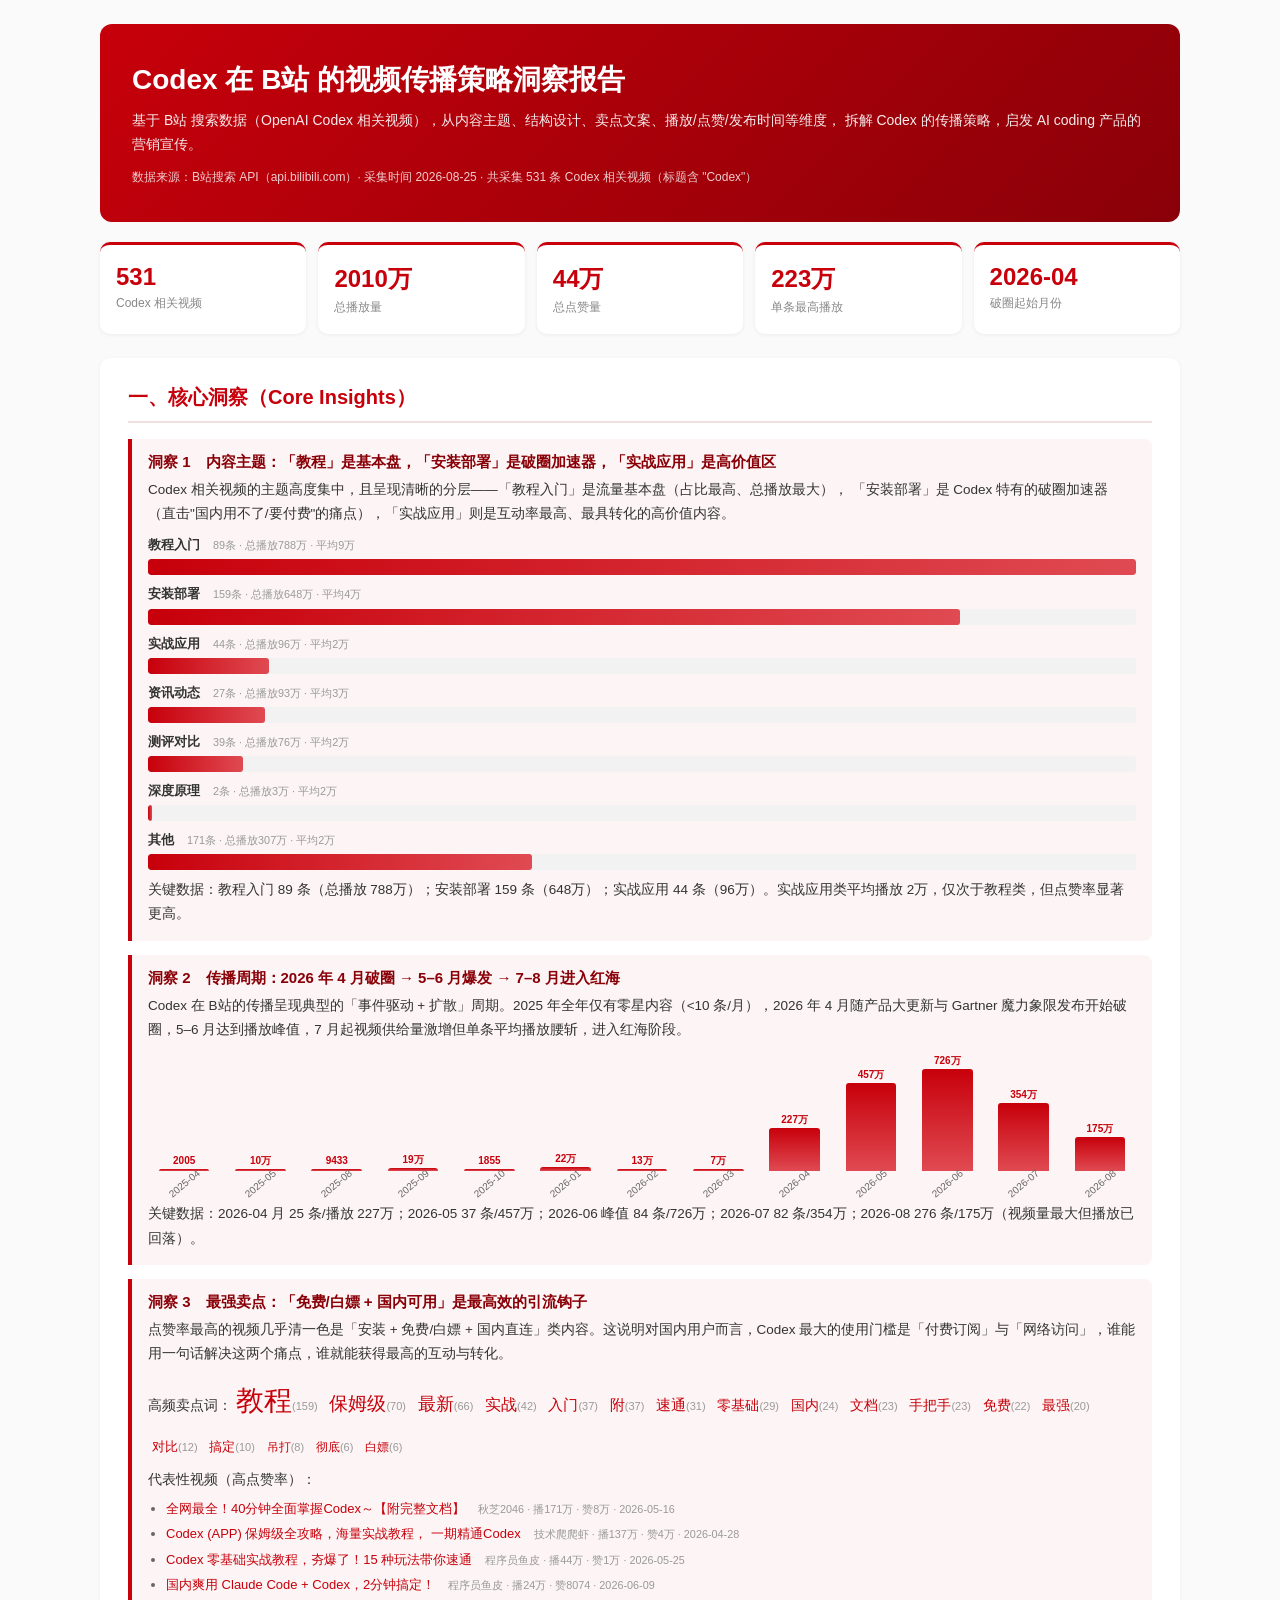
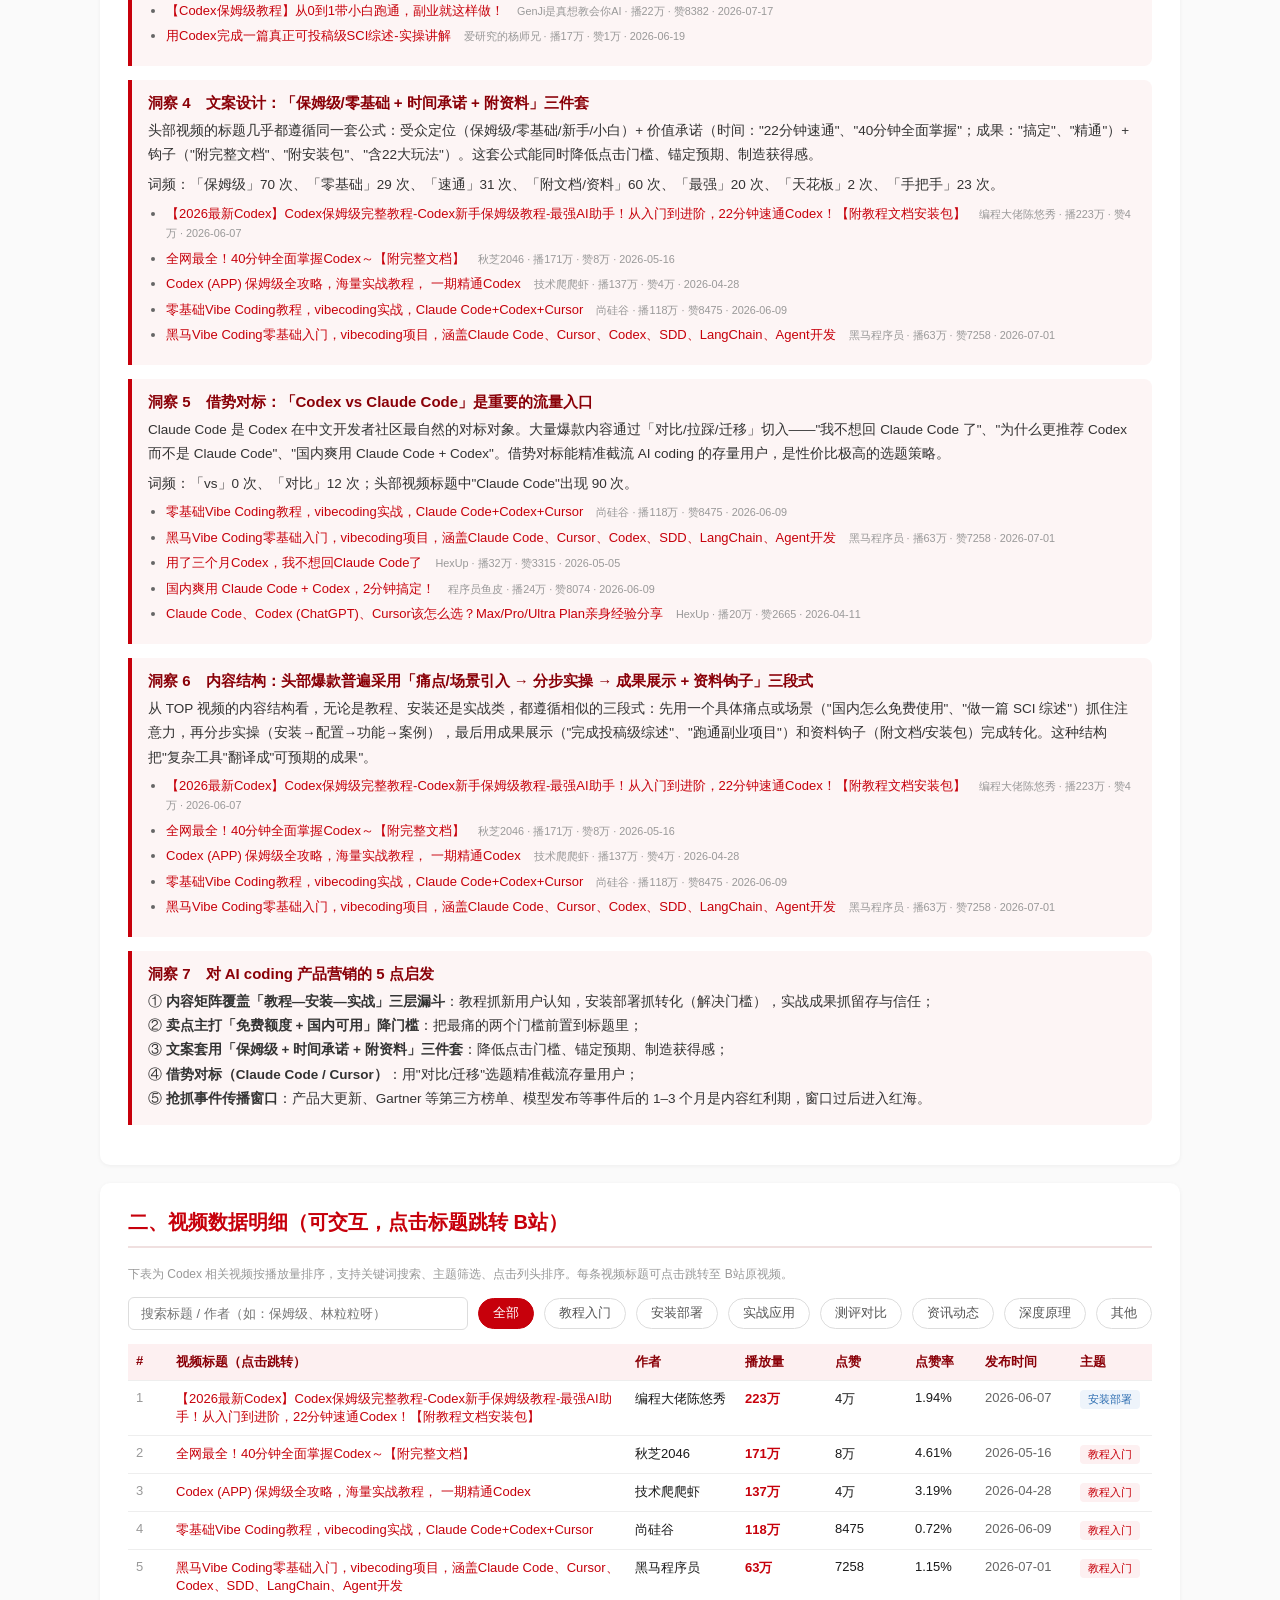
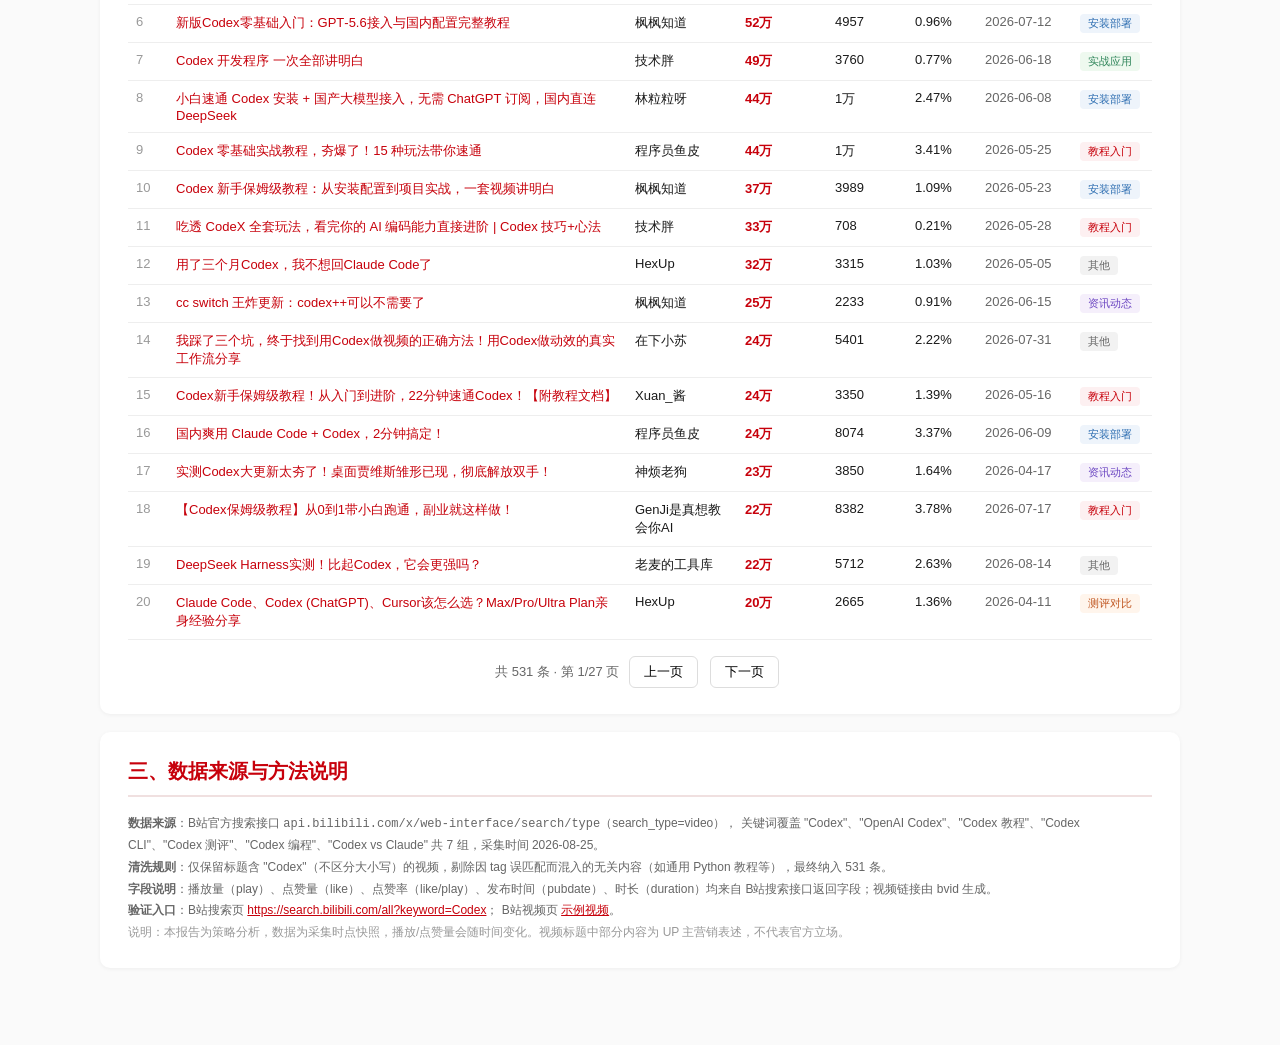
<file: 文章分析/bilibili/2026-08-Codex-B站传播策略洞察报告.html>
<!DOCTYPE html>
<html lang="zh-CN">
<head>
<meta charset="UTF-8">
<meta name="viewport" content="width=device-width, initial-scale=1.0">
<title>Codex B站传播策略洞察报告</title>
<style>
* { margin:0; padding:0; box-sizing:border-box; }
body { font-family:'Microsoft YaHei','PingFang SC','Hiragino Sans GB',sans-serif; background:#fafafa; color:#1a1a1a; }
.wrap { max-width:1120px; margin:0 auto; padding:24px 20px 60px; }
.top { background:linear-gradient(135deg,#C7000B 0%,#8a0008 100%); color:#fff; border-radius:12px; padding:36px 32px; margin-bottom:20px; }
.top h1 { font-size:28px; line-height:1.4; margin-bottom:10px; }
.top p { font-size:14px; opacity:0.92; line-height:1.7; }
.top .meta { font-size:12px; opacity:0.8; margin-top:12px; }
.cards { display:grid; grid-template-columns:repeat(5,1fr); gap:12px; margin-bottom:24px; }
.card { background:#fff; border-radius:10px; padding:18px 16px; box-shadow:0 1px 4px rgba(0,0,0,0.06); border-top:3px solid #C7000B; }
.card .num { font-size:24px; font-weight:bold; color:#C7000B; }
.card .lbl { font-size:12px; color:#888; margin-top:4px; }
.section { background:#fff; border-radius:10px; padding:26px 28px; margin-bottom:18px; box-shadow:0 1px 4px rgba(0,0,0,0.05); }
.section h2 { font-size:20px; color:#C7000B; margin-bottom:16px; padding-bottom:10px; border-bottom:2px solid #f0e0e0; }
.section h3 { font-size:15px; color:#333; margin:18px 0 8px; }
.insight { border-left:4px solid #C7000B; background:#fdf5f5; padding:14px 16px; margin:14px 0; border-radius:0 8px 8px 0; }
.insight h4 { font-size:15px; color:#8a0008; margin-bottom:6px; }
.insight p { font-size:13.5px; line-height:1.8; color:#333; }
.insight .data { font-size:12.5px; color:#666; margin-top:6px; line-height:1.7; }
table { width:100%; border-collapse:collapse; font-size:13px; }
th, td { padding:9px 8px; text-align:left; border-bottom:1px solid #eee; vertical-align:top; }
th { background:#fdf0f1; color:#8a0008; font-weight:bold; position:sticky; top:0; cursor:pointer; white-space:nowrap; }
tr:hover td { background:#fff7f7; }
a.vlink { color:#C7000B; text-decoration:none; }
a.vlink:hover { text-decoration:underline; }
.toolbar { display:flex; gap:10px; flex-wrap:wrap; margin-bottom:14px; align-items:center; }
.toolbar input { flex:1; min-width:200px; padding:8px 12px; border:1px solid #ddd; border-radius:6px; font-size:13px; }
.chip { padding:6px 14px; border-radius:16px; border:1px solid #ddd; background:#fff; cursor:pointer; font-size:12.5px; color:#555; }
.chip.on { background:#C7000B; color:#fff; border-color:#C7000B; }
.pager { text-align:center; margin-top:16px; font-size:13px; color:#666; }
.pager button { padding:6px 14px; margin:0 6px; border:1px solid #ddd; background:#fff; border-radius:6px; cursor:pointer; }
.pager button:hover { background:#fdf0f1; border-color:#C7000B; color:#C7000B; }
.note { font-size:12px; color:#999; line-height:1.7; }
.flex { display:flex; gap:8px; align-items:center; }
.badge { display:inline-block; padding:2px 8px; border-radius:4px; font-size:11px; margin-right:4px; }
.b-red { background:#fdf0f1; color:#C7000B; }
.b-blue { background:#eef4fb; color:#2b6cb0; }
.b-green { background:#eef9ef; color:#2f855a; }
.b-orange { background:#fff5ec; color:#c05621; }
.b-gray { background:#f2f2f2; color:#666; }
.b-purple { background:#f5effb; color:#6b46c1; }
.src { font-size:12px; color:#666; line-height:1.8; }
.src a { color:#C7000B; }
</style>
</head>
<body>
<div class="wrap">

<div class="top">
  <h1>Codex 在 B站 的视频传播策略洞察报告</h1>
  <p>基于 B站 搜索数据（OpenAI Codex 相关视频），从内容主题、结构设计、卖点文案、播放/点赞/发布时间等维度，
  拆解 Codex 的传播策略，启发 AI coding 产品的营销宣传。</p>
  <div class="meta">数据来源：B站搜索 API（api.bilibili.com）· 采集时间 2026-08-25 · 共采集 531 条 Codex 相关视频（标题含 "Codex"）</div>
</div>

<div class="cards">
  <div class="card"><div class="num">531</div><div class="lbl">Codex 相关视频</div></div>
  <div class="card"><div class="num">2010万</div><div class="lbl">总播放量</div></div>
  <div class="card"><div class="num">44万</div><div class="lbl">总点赞量</div></div>
  <div class="card"><div class="num">223万</div><div class="lbl">单条最高播放</div></div>
  <div class="card"><div class="num">2026-04</div><div class="lbl">破圈起始月份</div></div>
</div>

<!-- 核心洞察 -->
<div class="section">
  <h2>一、核心洞察（Core Insights）</h2>

  <div class="insight">
    <h4>洞察 1　内容主题：「教程」是基本盘，「安装部署」是破圈加速器，「实战应用」是高价值区</h4>
    <p>Codex 相关视频的主题高度集中，且呈现清晰的分层——「教程入门」是流量基本盘（占比最高、总播放最大），
    「安装部署」是 Codex 特有的破圈加速器（直击"国内用不了/要付费"的痛点），「实战应用」则是互动率最高、最具转化的高价值内容。</p>
    <div class="data">
      <div>
        <div style="margin:8px 0;">
          <div style="display:flex;justify-content:space-between;font-size:13px;color:#333;">
            <span><b>教程入门</b>　<small style="color:#999">89条 · 总播放788万 · 平均9万</small></span>
          </div>
          <div style="background:#f2f2f2;height:16px;border-radius:3px;margin-top:3px;overflow:hidden;">
            <div style="background:linear-gradient(90deg,#C7000B,#e04a52);height:16px;width:100.0%;border-radius:3px;"></div>
          </div>
        </div>

        <div style="margin:8px 0;">
          <div style="display:flex;justify-content:space-between;font-size:13px;color:#333;">
            <span><b>安装部署</b>　<small style="color:#999">159条 · 总播放648万 · 平均4万</small></span>
          </div>
          <div style="background:#f2f2f2;height:16px;border-radius:3px;margin-top:3px;overflow:hidden;">
            <div style="background:linear-gradient(90deg,#C7000B,#e04a52);height:16px;width:82.2%;border-radius:3px;"></div>
          </div>
        </div>

        <div style="margin:8px 0;">
          <div style="display:flex;justify-content:space-between;font-size:13px;color:#333;">
            <span><b>实战应用</b>　<small style="color:#999">44条 · 总播放96万 · 平均2万</small></span>
          </div>
          <div style="background:#f2f2f2;height:16px;border-radius:3px;margin-top:3px;overflow:hidden;">
            <div style="background:linear-gradient(90deg,#C7000B,#e04a52);height:16px;width:12.2%;border-radius:3px;"></div>
          </div>
        </div>

        <div style="margin:8px 0;">
          <div style="display:flex;justify-content:space-between;font-size:13px;color:#333;">
            <span><b>资讯动态</b>　<small style="color:#999">27条 · 总播放93万 · 平均3万</small></span>
          </div>
          <div style="background:#f2f2f2;height:16px;border-radius:3px;margin-top:3px;overflow:hidden;">
            <div style="background:linear-gradient(90deg,#C7000B,#e04a52);height:16px;width:11.8%;border-radius:3px;"></div>
          </div>
        </div>

        <div style="margin:8px 0;">
          <div style="display:flex;justify-content:space-between;font-size:13px;color:#333;">
            <span><b>测评对比</b>　<small style="color:#999">39条 · 总播放76万 · 平均2万</small></span>
          </div>
          <div style="background:#f2f2f2;height:16px;border-radius:3px;margin-top:3px;overflow:hidden;">
            <div style="background:linear-gradient(90deg,#C7000B,#e04a52);height:16px;width:9.6%;border-radius:3px;"></div>
          </div>
        </div>

        <div style="margin:8px 0;">
          <div style="display:flex;justify-content:space-between;font-size:13px;color:#333;">
            <span><b>深度原理</b>　<small style="color:#999">2条 · 总播放3万 · 平均2万</small></span>
          </div>
          <div style="background:#f2f2f2;height:16px;border-radius:3px;margin-top:3px;overflow:hidden;">
            <div style="background:linear-gradient(90deg,#C7000B,#e04a52);height:16px;width:0.4%;border-radius:3px;"></div>
          </div>
        </div>

        <div style="margin:8px 0;">
          <div style="display:flex;justify-content:space-between;font-size:13px;color:#333;">
            <span><b>其他</b>　<small style="color:#999">171条 · 总播放307万 · 平均2万</small></span>
          </div>
          <div style="background:#f2f2f2;height:16px;border-radius:3px;margin-top:3px;overflow:hidden;">
            <div style="background:linear-gradient(90deg,#C7000B,#e04a52);height:16px;width:38.9%;border-radius:3px;"></div>
          </div>
        </div></div>
      <p style="margin-top:8px;">关键数据：教程入门 89 条（总播放 788万）；安装部署 159 条（648万）；实战应用 44 条（96万）。实战应用类平均播放 2万，仅次于教程类，但点赞率显著更高。</p>
    </div>
  </div>

  <div class="insight">
    <h4>洞察 2　传播周期：2026 年 4 月破圈 → 5–6 月爆发 → 7–8 月进入红海</h4>
    <p>Codex 在 B站的传播呈现典型的「事件驱动 + 扩散」周期。2025 年全年仅有零星内容（<10 条/月），2026 年 4 月随产品大更新与 Gartner 魔力象限发布开始破圈，5–6 月达到播放峰值，7 月起视频供给量激增但单条平均播放腰斩，进入红海阶段。</p>
    <div class="data">
      <div style="display:flex;gap:4px;align-items:flex-end;margin:10px 0;">
        <div style="flex:1;min-width:34px;display:flex;flex-direction:column;align-items:center;justify-content:flex-end;height:140px;">
          <span style="font-size:10px;color:#C7000B;font-weight:bold;">2005</span>
          <div style="width:70%;background:linear-gradient(180deg,#C7000B,#e04a52);height:1.5%;border-radius:3px 3px 0 0;" title="2025-04: 1条 · 播放2005"></div>
          <span style="font-size:10px;color:#666;margin-top:4px;transform:rotate(-40deg);white-space:nowrap;">2025-04</span>
        </div>

        <div style="flex:1;min-width:34px;display:flex;flex-direction:column;align-items:center;justify-content:flex-end;height:140px;">
          <span style="font-size:10px;color:#C7000B;font-weight:bold;">10万</span>
          <div style="width:70%;background:linear-gradient(180deg,#C7000B,#e04a52);height:1.5%;border-radius:3px 3px 0 0;" title="2025-05: 2条 · 播放10万"></div>
          <span style="font-size:10px;color:#666;margin-top:4px;transform:rotate(-40deg);white-space:nowrap;">2025-05</span>
        </div>

        <div style="flex:1;min-width:34px;display:flex;flex-direction:column;align-items:center;justify-content:flex-end;height:140px;">
          <span style="font-size:10px;color:#C7000B;font-weight:bold;">9433</span>
          <div style="width:70%;background:linear-gradient(180deg,#C7000B,#e04a52);height:1.5%;border-radius:3px 3px 0 0;" title="2025-08: 1条 · 播放9433"></div>
          <span style="font-size:10px;color:#666;margin-top:4px;transform:rotate(-40deg);white-space:nowrap;">2025-08</span>
        </div>

        <div style="flex:1;min-width:34px;display:flex;flex-direction:column;align-items:center;justify-content:flex-end;height:140px;">
          <span style="font-size:10px;color:#C7000B;font-weight:bold;">19万</span>
          <div style="width:70%;background:linear-gradient(180deg,#C7000B,#e04a52);height:2.6%;border-radius:3px 3px 0 0;" title="2025-09: 7条 · 播放19万"></div>
          <span style="font-size:10px;color:#666;margin-top:4px;transform:rotate(-40deg);white-space:nowrap;">2025-09</span>
        </div>

        <div style="flex:1;min-width:34px;display:flex;flex-direction:column;align-items:center;justify-content:flex-end;height:140px;">
          <span style="font-size:10px;color:#C7000B;font-weight:bold;">1855</span>
          <div style="width:70%;background:linear-gradient(180deg,#C7000B,#e04a52);height:1.5%;border-radius:3px 3px 0 0;" title="2025-10: 1条 · 播放1855"></div>
          <span style="font-size:10px;color:#666;margin-top:4px;transform:rotate(-40deg);white-space:nowrap;">2025-10</span>
        </div>

        <div style="flex:1;min-width:34px;display:flex;flex-direction:column;align-items:center;justify-content:flex-end;height:140px;">
          <span style="font-size:10px;color:#C7000B;font-weight:bold;">22万</span>
          <div style="width:70%;background:linear-gradient(180deg,#C7000B,#e04a52);height:3.0%;border-radius:3px 3px 0 0;" title="2026-01: 5条 · 播放22万"></div>
          <span style="font-size:10px;color:#666;margin-top:4px;transform:rotate(-40deg);white-space:nowrap;">2026-01</span>
        </div>

        <div style="flex:1;min-width:34px;display:flex;flex-direction:column;align-items:center;justify-content:flex-end;height:140px;">
          <span style="font-size:10px;color:#C7000B;font-weight:bold;">13万</span>
          <div style="width:70%;background:linear-gradient(180deg,#C7000B,#e04a52);height:1.8%;border-radius:3px 3px 0 0;" title="2026-02: 5条 · 播放13万"></div>
          <span style="font-size:10px;color:#666;margin-top:4px;transform:rotate(-40deg);white-space:nowrap;">2026-02</span>
        </div>

        <div style="flex:1;min-width:34px;display:flex;flex-direction:column;align-items:center;justify-content:flex-end;height:140px;">
          <span style="font-size:10px;color:#C7000B;font-weight:bold;">7万</span>
          <div style="width:70%;background:linear-gradient(180deg,#C7000B,#e04a52);height:1.5%;border-radius:3px 3px 0 0;" title="2026-03: 5条 · 播放7万"></div>
          <span style="font-size:10px;color:#666;margin-top:4px;transform:rotate(-40deg);white-space:nowrap;">2026-03</span>
        </div>

        <div style="flex:1;min-width:34px;display:flex;flex-direction:column;align-items:center;justify-content:flex-end;height:140px;">
          <span style="font-size:10px;color:#C7000B;font-weight:bold;">227万</span>
          <div style="width:70%;background:linear-gradient(180deg,#C7000B,#e04a52);height:31.2%;border-radius:3px 3px 0 0;" title="2026-04: 25条 · 播放227万"></div>
          <span style="font-size:10px;color:#666;margin-top:4px;transform:rotate(-40deg);white-space:nowrap;">2026-04</span>
        </div>

        <div style="flex:1;min-width:34px;display:flex;flex-direction:column;align-items:center;justify-content:flex-end;height:140px;">
          <span style="font-size:10px;color:#C7000B;font-weight:bold;">457万</span>
          <div style="width:70%;background:linear-gradient(180deg,#C7000B,#e04a52);height:63.0%;border-radius:3px 3px 0 0;" title="2026-05: 37条 · 播放457万"></div>
          <span style="font-size:10px;color:#666;margin-top:4px;transform:rotate(-40deg);white-space:nowrap;">2026-05</span>
        </div>

        <div style="flex:1;min-width:34px;display:flex;flex-direction:column;align-items:center;justify-content:flex-end;height:140px;">
          <span style="font-size:10px;color:#C7000B;font-weight:bold;">726万</span>
          <div style="width:70%;background:linear-gradient(180deg,#C7000B,#e04a52);height:100.0%;border-radius:3px 3px 0 0;" title="2026-06: 84条 · 播放726万"></div>
          <span style="font-size:10px;color:#666;margin-top:4px;transform:rotate(-40deg);white-space:nowrap;">2026-06</span>
        </div>

        <div style="flex:1;min-width:34px;display:flex;flex-direction:column;align-items:center;justify-content:flex-end;height:140px;">
          <span style="font-size:10px;color:#C7000B;font-weight:bold;">354万</span>
          <div style="width:70%;background:linear-gradient(180deg,#C7000B,#e04a52);height:48.8%;border-radius:3px 3px 0 0;" title="2026-07: 82条 · 播放354万"></div>
          <span style="font-size:10px;color:#666;margin-top:4px;transform:rotate(-40deg);white-space:nowrap;">2026-07</span>
        </div>

        <div style="flex:1;min-width:34px;display:flex;flex-direction:column;align-items:center;justify-content:flex-end;height:140px;">
          <span style="font-size:10px;color:#C7000B;font-weight:bold;">175万</span>
          <div style="width:70%;background:linear-gradient(180deg,#C7000B,#e04a52);height:24.1%;border-radius:3px 3px 0 0;" title="2026-08: 276条 · 播放175万"></div>
          <span style="font-size:10px;color:#666;margin-top:4px;transform:rotate(-40deg);white-space:nowrap;">2026-08</span>
        </div></div>
      <p>关键数据：2026-04 月 25 条/播放 227万；2026-05 37 条/457万；2026-06 峰值 84 条/726万；2026-07 82 条/354万；2026-08 276 条/175万（视频量最大但播放已回落）。</p>
    </div>
  </div>

  <div class="insight">
    <h4>洞察 3　最强卖点：「免费/白嫖 + 国内可用」是最高效的引流钩子</h4>
    <p>点赞率最高的视频几乎清一色是「安装 + 免费/白嫖 + 国内直连」类内容。这说明对国内用户而言，Codex 最大的使用门槛是「付费订阅」与「网络访问」，谁能用一句话解决这两个痛点，谁就能获得最高的互动与转化。</p>
    <div class="data">
      <p style="margin:6px 0;">高频卖点词：<span style="font-size:28px;color:#C7000B;margin:4px;display:inline-block;font-family:'Microsoft YaHei',sans-serif;">教程<small style="color:#999;font-size:11px">(159)</small></span> <span style="font-size:19px;color:#C7000B;margin:4px;display:inline-block;font-family:'Microsoft YaHei',sans-serif;">保姆级<small style="color:#999;font-size:11px">(70)</small></span> <span style="font-size:18px;color:#C7000B;margin:4px;display:inline-block;font-family:'Microsoft YaHei',sans-serif;">最新<small style="color:#999;font-size:11px">(66)</small></span> <span style="font-size:16px;color:#C7000B;margin:4px;display:inline-block;font-family:'Microsoft YaHei',sans-serif;">实战<small style="color:#999;font-size:11px">(42)</small></span> <span style="font-size:15px;color:#C7000B;margin:4px;display:inline-block;font-family:'Microsoft YaHei',sans-serif;">入门<small style="color:#999;font-size:11px">(37)</small></span> <span style="font-size:15px;color:#C7000B;margin:4px;display:inline-block;font-family:'Microsoft YaHei',sans-serif;">附<small style="color:#999;font-size:11px">(37)</small></span> <span style="font-size:15px;color:#C7000B;margin:4px;display:inline-block;font-family:'Microsoft YaHei',sans-serif;">速通<small style="color:#999;font-size:11px">(31)</small></span> <span style="font-size:14px;color:#C7000B;margin:4px;display:inline-block;font-family:'Microsoft YaHei',sans-serif;">零基础<small style="color:#999;font-size:11px">(29)</small></span> <span style="font-size:14px;color:#C7000B;margin:4px;display:inline-block;font-family:'Microsoft YaHei',sans-serif;">国内<small style="color:#999;font-size:11px">(24)</small></span> <span style="font-size:14px;color:#C7000B;margin:4px;display:inline-block;font-family:'Microsoft YaHei',sans-serif;">文档<small style="color:#999;font-size:11px">(23)</small></span> <span style="font-size:14px;color:#C7000B;margin:4px;display:inline-block;font-family:'Microsoft YaHei',sans-serif;">手把手<small style="color:#999;font-size:11px">(23)</small></span> <span style="font-size:14px;color:#C7000B;margin:4px;display:inline-block;font-family:'Microsoft YaHei',sans-serif;">免费<small style="color:#999;font-size:11px">(22)</small></span> <span style="font-size:14px;color:#C7000B;margin:4px;display:inline-block;font-family:'Microsoft YaHei',sans-serif;">最强<small style="color:#999;font-size:11px">(20)</small></span> <span style="font-size:13px;color:#C7000B;margin:4px;display:inline-block;font-family:'Microsoft YaHei',sans-serif;">对比<small style="color:#999;font-size:11px">(12)</small></span> <span style="font-size:13px;color:#C7000B;margin:4px;display:inline-block;font-family:'Microsoft YaHei',sans-serif;">搞定<small style="color:#999;font-size:11px">(10)</small></span> <span style="font-size:12px;color:#C7000B;margin:4px;display:inline-block;font-family:'Microsoft YaHei',sans-serif;">吊打<small style="color:#999;font-size:11px">(8)</small></span> <span style="font-size:12px;color:#C7000B;margin:4px;display:inline-block;font-family:'Microsoft YaHei',sans-serif;">彻底<small style="color:#999;font-size:11px">(6)</small></span> <span style="font-size:12px;color:#C7000B;margin:4px;display:inline-block;font-family:'Microsoft YaHei',sans-serif;">白嫖<small style="color:#999;font-size:11px">(6)</small></span></p>
      <p>代表性视频（高点赞率）：</p>
      <ul style="padding-left:18px;margin:6px 0;"><li style="margin:6px 0;font-size:13px;line-height:1.5;"><a href="https://www.bilibili.com/video/BV1Nd596vEyU" target="_blank" style="color:#C7000B;text-decoration:none;">全网最全！40分钟全面掌握Codex～【附完整文档】</a>　<small style="color:#999;">秋芝2046 · 播171万 · 赞8万 · 2026-05-16</small></li>
<li style="margin:6px 0;font-size:13px;line-height:1.5;"><a href="https://www.bilibili.com/video/BV1Kk9kBAEJv" target="_blank" style="color:#C7000B;text-decoration:none;">Codex (APP) 保姆级全攻略，海量实战教程， 一期精通Codex</a>　<small style="color:#999;">技术爬爬虾 · 播137万 · 赞4万 · 2026-04-28</small></li>
<li style="margin:6px 0;font-size:13px;line-height:1.5;"><a href="https://www.bilibili.com/video/BV1eNGR6rETx" target="_blank" style="color:#C7000B;text-decoration:none;">Codex 零基础实战教程，夯爆了！15 种玩法带你速通</a>　<small style="color:#999;">程序员鱼皮 · 播44万 · 赞1万 · 2026-05-25</small></li>
<li style="margin:6px 0;font-size:13px;line-height:1.5;"><a href="https://www.bilibili.com/video/BV14JEj6uEdG" target="_blank" style="color:#C7000B;text-decoration:none;">国内爽用 Claude Code + Codex，2分钟搞定！</a>　<small style="color:#999;">程序员鱼皮 · 播24万 · 赞8074 · 2026-06-09</small></li>
<li style="margin:6px 0;font-size:13px;line-height:1.5;"><a href="https://www.bilibili.com/video/BV1WDKn6nESV" target="_blank" style="color:#C7000B;text-decoration:none;">【Codex保姆级教程】从0到1带小白跑通，副业就这样做！</a>　<small style="color:#999;">GenJi是真想教会你AI · 播22万 · 赞8382 · 2026-07-17</small></li>
<li style="margin:6px 0;font-size:13px;line-height:1.5;"><a href="https://www.bilibili.com/video/BV1ZEjz6nEQh" target="_blank" style="color:#C7000B;text-decoration:none;">用Codex完成一篇真正可投稿级SCI综述-实操讲解</a>　<small style="color:#999;">爱研究的杨师兄 · 播17万 · 赞1万 · 2026-06-19</small></li></ul>
    </div>
  </div>

  <div class="insight">
    <h4>洞察 4　文案设计：「保姆级/零基础 + 时间承诺 + 附资料」三件套</h4>
    <p>头部视频的标题几乎都遵循同一套公式：受众定位（保姆级/零基础/新手/小白）+ 价值承诺（时间："22分钟速通"、"40分钟全面掌握"；成果："搞定"、"精通"）+ 钩子（"附完整文档"、"附安装包"、"含22大玩法"）。这套公式能同时降低点击门槛、锚定预期、制造获得感。</p>
    <div class="data">
      <p style="margin:6px 0;">词频：「保姆级」70 次、「零基础」29 次、「速通」31 次、「附文档/资料」60 次、「最强」20 次、「天花板」2 次、「手把手」23 次。</p>
      <ul style="padding-left:18px;margin:6px 0;"><li style="margin:6px 0;font-size:13px;line-height:1.5;"><a href="https://www.bilibili.com/video/BV1BVEs6LENZ" target="_blank" style="color:#C7000B;text-decoration:none;">【2026最新Codex】Codex保姆级完整教程-Codex新手保姆级教程-最强AI助手！从入门到进阶，22分钟速通Codex！【附教程文档安装包】</a>　<small style="color:#999;">编程大佬陈悠秀 · 播223万 · 赞4万 · 2026-06-07</small></li>
<li style="margin:6px 0;font-size:13px;line-height:1.5;"><a href="https://www.bilibili.com/video/BV1Nd596vEyU" target="_blank" style="color:#C7000B;text-decoration:none;">全网最全！40分钟全面掌握Codex～【附完整文档】</a>　<small style="color:#999;">秋芝2046 · 播171万 · 赞8万 · 2026-05-16</small></li>
<li style="margin:6px 0;font-size:13px;line-height:1.5;"><a href="https://www.bilibili.com/video/BV1Kk9kBAEJv" target="_blank" style="color:#C7000B;text-decoration:none;">Codex (APP) 保姆级全攻略，海量实战教程， 一期精通Codex</a>　<small style="color:#999;">技术爬爬虾 · 播137万 · 赞4万 · 2026-04-28</small></li>
<li style="margin:6px 0;font-size:13px;line-height:1.5;"><a href="https://www.bilibili.com/video/BV1RPET6tEp2" target="_blank" style="color:#C7000B;text-decoration:none;">零基础Vibe Coding教程，vibecoding实战，Claude Code+Codex+Cursor</a>　<small style="color:#999;">尚硅谷 · 播118万 · 赞8475 · 2026-06-09</small></li>
<li style="margin:6px 0;font-size:13px;line-height:1.5;"><a href="https://www.bilibili.com/video/BV1RFTc62EaK" target="_blank" style="color:#C7000B;text-decoration:none;">黑马Vibe Coding零基础入门，vibecoding项目，涵盖Claude Code、Cursor、Codex、SDD、LangChain、Agent开发</a>　<small style="color:#999;">黑马程序员 · 播63万 · 赞7258 · 2026-07-01</small></li></ul>
    </div>
  </div>

  <div class="insight">
    <h4>洞察 5　借势对标：「Codex vs Claude Code」是重要的流量入口</h4>
    <p>Claude Code 是 Codex 在中文开发者社区最自然的对标对象。大量爆款内容通过「对比/拉踩/迁移」切入——"我不想回 Claude Code 了"、"为什么更推荐 Codex 而不是 Claude Code"、"国内爽用 Claude Code + Codex"。借势对标能精准截流 AI coding 的存量用户，是性价比极高的选题策略。</p>
    <div class="data">
      <p style="margin:6px 0;">词频：「vs」0 次、「对比」12 次；头部视频标题中"Claude Code"出现 90 次。</p>
      <ul style="padding-left:18px;margin:6px 0;"><li style="margin:6px 0;font-size:13px;line-height:1.5;"><a href="https://www.bilibili.com/video/BV1RPET6tEp2" target="_blank" style="color:#C7000B;text-decoration:none;">零基础Vibe Coding教程，vibecoding实战，Claude Code+Codex+Cursor</a>　<small style="color:#999;">尚硅谷 · 播118万 · 赞8475 · 2026-06-09</small></li>
<li style="margin:6px 0;font-size:13px;line-height:1.5;"><a href="https://www.bilibili.com/video/BV1RFTc62EaK" target="_blank" style="color:#C7000B;text-decoration:none;">黑马Vibe Coding零基础入门，vibecoding项目，涵盖Claude Code、Cursor、Codex、SDD、LangChain、Agent开发</a>　<small style="color:#999;">黑马程序员 · 播63万 · 赞7258 · 2026-07-01</small></li>
<li style="margin:6px 0;font-size:13px;line-height:1.5;"><a href="https://www.bilibili.com/video/BV1ukRrBMEfp" target="_blank" style="color:#C7000B;text-decoration:none;">用了三个月Codex，我不想回Claude Code了</a>　<small style="color:#999;">HexUp · 播32万 · 赞3315 · 2026-05-05</small></li>
<li style="margin:6px 0;font-size:13px;line-height:1.5;"><a href="https://www.bilibili.com/video/BV14JEj6uEdG" target="_blank" style="color:#C7000B;text-decoration:none;">国内爽用 Claude Code + Codex，2分钟搞定！</a>　<small style="color:#999;">程序员鱼皮 · 播24万 · 赞8074 · 2026-06-09</small></li>
<li style="margin:6px 0;font-size:13px;line-height:1.5;"><a href="https://www.bilibili.com/video/BV1h4DkBaEu1" target="_blank" style="color:#C7000B;text-decoration:none;">Claude Code、Codex (ChatGPT)、Cursor该怎么选？Max/Pro/Ultra Plan亲身经验分享</a>　<small style="color:#999;">HexUp · 播20万 · 赞2665 · 2026-04-11</small></li></ul>
    </div>
  </div>

  <div class="insight">
    <h4>洞察 6　内容结构：头部爆款普遍采用「痛点/场景引入 → 分步实操 → 成果展示 + 资料钩子」三段式</h4>
    <p>从 TOP 视频的内容结构看，无论是教程、安装还是实战类，都遵循相似的三段式：先用一个具体痛点或场景（"国内怎么免费使用"、"做一篇 SCI 综述"）抓住注意力，再分步实操（安装→配置→功能→案例），最后用成果展示（"完成投稿级综述"、"跑通副业项目"）和资料钩子（附文档/安装包）完成转化。这种结构把"复杂工具"翻译成"可预期的成果"。</p>
    <div class="data">
      <ul style="padding-left:18px;margin:6px 0;"><li style="margin:6px 0;font-size:13px;line-height:1.5;"><a href="https://www.bilibili.com/video/BV1BVEs6LENZ" target="_blank" style="color:#C7000B;text-decoration:none;">【2026最新Codex】Codex保姆级完整教程-Codex新手保姆级教程-最强AI助手！从入门到进阶，22分钟速通Codex！【附教程文档安装包】</a>　<small style="color:#999;">编程大佬陈悠秀 · 播223万 · 赞4万 · 2026-06-07</small></li>
<li style="margin:6px 0;font-size:13px;line-height:1.5;"><a href="https://www.bilibili.com/video/BV1Nd596vEyU" target="_blank" style="color:#C7000B;text-decoration:none;">全网最全！40分钟全面掌握Codex～【附完整文档】</a>　<small style="color:#999;">秋芝2046 · 播171万 · 赞8万 · 2026-05-16</small></li>
<li style="margin:6px 0;font-size:13px;line-height:1.5;"><a href="https://www.bilibili.com/video/BV1Kk9kBAEJv" target="_blank" style="color:#C7000B;text-decoration:none;">Codex (APP) 保姆级全攻略，海量实战教程， 一期精通Codex</a>　<small style="color:#999;">技术爬爬虾 · 播137万 · 赞4万 · 2026-04-28</small></li>
<li style="margin:6px 0;font-size:13px;line-height:1.5;"><a href="https://www.bilibili.com/video/BV1RPET6tEp2" target="_blank" style="color:#C7000B;text-decoration:none;">零基础Vibe Coding教程，vibecoding实战，Claude Code+Codex+Cursor</a>　<small style="color:#999;">尚硅谷 · 播118万 · 赞8475 · 2026-06-09</small></li>
<li style="margin:6px 0;font-size:13px;line-height:1.5;"><a href="https://www.bilibili.com/video/BV1RFTc62EaK" target="_blank" style="color:#C7000B;text-decoration:none;">黑马Vibe Coding零基础入门，vibecoding项目，涵盖Claude Code、Cursor、Codex、SDD、LangChain、Agent开发</a>　<small style="color:#999;">黑马程序员 · 播63万 · 赞7258 · 2026-07-01</small></li></ul>
    </div>
  </div>

  <div class="insight">
    <h4>洞察 7　对 AI coding 产品营销的 5 点启发</h4>
    <p>
    ① <b>内容矩阵覆盖「教程—安装—实战」三层漏斗</b>：教程抓新用户认知，安装部署抓转化（解决门槛），实战成果抓留存与信任；<br>
    ② <b>卖点主打「免费额度 + 国内可用」降门槛</b>：把最痛的两个门槛前置到标题里；<br>
    ③ <b>文案套用「保姆级 + 时间承诺 + 附资料」三件套</b>：降低点击门槛、锚定预期、制造获得感；<br>
    ④ <b>借势对标（Claude Code / Cursor）</b>：用"对比/迁移"选题精准截流存量用户；<br>
    ⑤ <b>抢抓事件传播窗口</b>：产品大更新、Gartner 等第三方榜单、模型发布等事件后的 1–3 个月是内容红利期，窗口过后进入红海。
    </p>
  </div>
</div>

<!-- 视频数据表格 -->
<div class="section">
  <h2>二、视频数据明细（可交互，点击标题跳转 B站）</h2>
  <p class="note" style="margin-bottom:12px;">下表为 Codex 相关视频按播放量排序，支持关键词搜索、主题筛选、点击列头排序。每条视频标题可点击跳转至 B站原视频。</p>
  <div class="toolbar">
    <input type="text" id="q" placeholder="搜索标题 / 作者（如：保姆级、林粒粒呀）">
    <span class="chip on" data-cat="全部">全部</span>
    <span class="chip" data-cat="教程入门">教程入门</span>
    <span class="chip" data-cat="安装部署">安装部署</span>
    <span class="chip" data-cat="实战应用">实战应用</span>
    <span class="chip" data-cat="测评对比">测评对比</span>
    <span class="chip" data-cat="资讯动态">资讯动态</span>
    <span class="chip" data-cat="深度原理">深度原理</span>
    <span class="chip" data-cat="其他">其他</span>
  </div>
  <div style="overflow-x:auto;">
  <table id="tbl">
    <thead>
      <tr>
        <th data-k="rank" style="width:40px;">#</th>
        <th data-k="title">视频标题（点击跳转）</th>
        <th data-k="author" style="width:110px;">作者</th>
        <th data-k="play" style="width:90px;">播放量</th>
        <th data-k="like" style="width:80px;">点赞</th>
        <th data-k="rate" style="width:70px;">点赞率</th>
        <th data-k="date" style="width:95px;">发布时间</th>
        <th data-k="cat" style="width:80px;">主题</th>
      </tr>
    </thead>
    <tbody id="tbody"></tbody>
  </table>
  </div>
  <div class="pager" id="pager"></div>
</div>

<!-- 数据来源 -->
<div class="section">
  <h2>三、数据来源与方法说明</h2>
  <div class="src">
    <p><b>数据来源</b>：B站官方搜索接口 <code>api.bilibili.com/x/web-interface/search/type</code>（search_type=video），
    关键词覆盖 "Codex"、"OpenAI Codex"、"Codex 教程"、"Codex CLI"、"Codex 测评"、"Codex 编程"、"Codex vs Claude" 共 7 组，采集时间 2026-08-25。</p>
    <p><b>清洗规则</b>：仅保留标题含 "Codex"（不区分大小写）的视频，剔除因 tag 误匹配而混入的无关内容（如通用 Python 教程等），最终纳入 531 条。</p>
    <p><b>字段说明</b>：播放量（play）、点赞量（like）、点赞率（like/play）、发布时间（pubdate）、时长（duration）均来自 B站搜索接口返回字段；视频链接由 bvid 生成。</p>
    <p><b>验证入口</b>：B站搜索页
    <a href="https://search.bilibili.com/all?keyword=Codex" target="_blank">https://search.bilibili.com/all?keyword=Codex</a>；
    B站视频页 <a href="https://www.bilibili.com/video/BV1BVEs6LENZ" target="_blank">示例视频</a>。</p>
    <p class="note">说明：本报告为策略分析，数据为采集时点快照，播放/点赞量会随时间变化。视频标题中部分内容为 UP 主营销表述，不代表官方立场。</p>
  </div>
</div>

</div>

<script>
const DATA = [{"rank": 1, "bvid": "BV1BVEs6LENZ", "title": "【2026最新Codex】Codex保姆级完整教程-Codex新手保姆级教程-最强AI助手！从入门到进阶，22分钟速通Codex！【附教程文档安装包】", "author": "编程大佬陈悠秀", "play": 2226356, "like": 43106, "rate": 1.94, "date": "2026-06-07", "dur": "94:36", "cat": "安装部署", "url": "https://www.bilibili.com/video/BV1BVEs6LENZ"}, {"rank": 2, "bvid": "BV1Nd596vEyU", "title": "全网最全！40分钟全面掌握Codex～【附完整文档】", "author": "秋芝2046", "play": 1711007, "like": 78943, "rate": 4.61, "date": "2026-05-16", "dur": "40:51", "cat": "教程入门", "url": "https://www.bilibili.com/video/BV1Nd596vEyU"}, {"rank": 3, "bvid": "BV1Kk9kBAEJv", "title": "Codex (APP) 保姆级全攻略，海量实战教程， 一期精通Codex", "author": "技术爬爬虾", "play": 1365299, "like": 43554, "rate": 3.19, "date": "2026-04-28", "dur": "38:13", "cat": "教程入门", "url": "https://www.bilibili.com/video/BV1Kk9kBAEJv"}, {"rank": 4, "bvid": "BV1RPET6tEp2", "title": "零基础Vibe Coding教程，vibecoding实战，Claude Code+Codex+Cursor", "author": "尚硅谷", "play": 1183132, "like": 8475, "rate": 0.72, "date": "2026-06-09", "dur": "813:10", "cat": "教程入门", "url": "https://www.bilibili.com/video/BV1RPET6tEp2"}, {"rank": 5, "bvid": "BV1RFTc62EaK", "title": "黑马Vibe Coding零基础入门，vibecoding项目，涵盖Claude Code、Cursor、Codex、SDD、LangChain、Agent开发", "author": "黑马程序员", "play": 631423, "like": 7258, "rate": 1.15, "date": "2026-07-01", "dur": "508:53", "cat": "教程入门", "url": "https://www.bilibili.com/video/BV1RFTc62EaK"}, {"rank": 6, "bvid": "BV1YsNg6eEko", "title": "新版Codex零基础入门：GPT‑5.6接入与国内配置完整教程", "author": "枫枫知道", "play": 517668, "like": 4957, "rate": 0.96, "date": "2026-07-12", "dur": "52:56", "cat": "安装部署", "url": "https://www.bilibili.com/video/BV1YsNg6eEko"}, {"rank": 7, "bvid": "BV15zjF6eEji", "title": "Codex 开发程序  一次全部讲明白", "author": "技术胖", "play": 490137, "like": 3760, "rate": 0.77, "date": "2026-06-18", "dur": "57:5", "cat": "实战应用", "url": "https://www.bilibili.com/video/BV15zjF6eEji"}, {"rank": 8, "bvid": "BV1aREu6wEk9", "title": "小白速通 Codex 安装 + 国产大模型接入，无需 ChatGPT 订阅，国内直连 DeepSeek", "author": "林粒粒呀", "play": 441194, "like": 10877, "rate": 2.47, "date": "2026-06-08", "dur": "8:51", "cat": "安装部署", "url": "https://www.bilibili.com/video/BV1aREu6wEk9"}, {"rank": 9, "bvid": "BV1eNGR6rETx", "title": "Codex 零基础实战教程，夯爆了！15 种玩法带你速通", "author": "程序员鱼皮", "play": 437088, "like": 14926, "rate": 3.41, "date": "2026-05-25", "dur": "31:53", "cat": "教程入门", "url": "https://www.bilibili.com/video/BV1eNGR6rETx"}, {"rank": 10, "bvid": "BV1SjGi6nEZ6", "title": "Codex 新手保姆级教程：从安装配置到项目实战，一套视频讲明白", "author": "枫枫知道", "play": 366920, "like": 3989, "rate": 1.09, "date": "2026-05-23", "dur": "96:15", "cat": "安装部署", "url": "https://www.bilibili.com/video/BV1SjGi6nEZ6"}, {"rank": 11, "bvid": "BV1NcG96xE3n", "title": "吃透 CodeX 全套玩法，看完你的 AI 编码能力直接进阶   | Codex 技巧+心法", "author": "技术胖", "play": 332207, "like": 708, "rate": 0.21, "date": "2026-05-28", "dur": "22:24", "cat": "教程入门", "url": "https://www.bilibili.com/video/BV1NcG96xE3n"}, {"rank": 12, "bvid": "BV1ukRrBMEfp", "title": "用了三个月Codex，我不想回Claude Code了", "author": "HexUp", "play": 320638, "like": 3315, "rate": 1.03, "date": "2026-05-05", "dur": "6:25", "cat": "其他", "url": "https://www.bilibili.com/video/BV1ukRrBMEfp"}, {"rank": 13, "bvid": "BV1ghJG6uEH8", "title": "cc switch 王炸更新：codex++可以不需要了", "author": "枫枫知道", "play": 245500, "like": 2233, "rate": 0.91, "date": "2026-06-15", "dur": "38:43", "cat": "资讯动态", "url": "https://www.bilibili.com/video/BV1ghJG6uEH8"}, {"rank": 14, "bvid": "BV1AQGA6EEDq", "title": "我踩了三个坑，终于找到用Codex做视频的正确方法！用Codex做动效的真实工作流分享", "author": "在下小苏", "play": 243624, "like": 5401, "rate": 2.22, "date": "2026-07-31", "dur": "11:17", "cat": "其他", "url": "https://www.bilibili.com/video/BV1AQGA6EEDq"}, {"rank": 15, "bvid": "BV1MHL36QEzU", "title": "Codex新手保姆级教程！从入门到进阶，22分钟速通Codex！【附教程文档】", "author": "Xuan_酱", "play": 240487, "like": 3350, "rate": 1.39, "date": "2026-05-16", "dur": "22:13", "cat": "教程入门", "url": "https://www.bilibili.com/video/BV1MHL36QEzU"}, {"rank": 16, "bvid": "BV14JEj6uEdG", "title": "国内爽用 Claude Code + Codex，2分钟搞定！", "author": "程序员鱼皮", "play": 239408, "like": 8074, "rate": 3.37, "date": "2026-06-09", "dur": "2:59", "cat": "安装部署", "url": "https://www.bilibili.com/video/BV14JEj6uEdG"}, {"rank": 17, "bvid": "BV1bkdVB4EDM", "title": "实测Codex大更新太夯了！桌面贾维斯雏形已现，彻底解放双手！", "author": "神烦老狗", "play": 234257, "like": 3850, "rate": 1.64, "date": "2026-04-17", "dur": "5:58", "cat": "资讯动态", "url": "https://www.bilibili.com/video/BV1bkdVB4EDM"}, {"rank": 18, "bvid": "BV1WDKn6nESV", "title": "【Codex保姆级教程】从0到1带小白跑通，副业就这样做！", "author": "GenJi是真想教会你AI", "play": 221698, "like": 8382, "rate": 3.78, "date": "2026-07-17", "dur": "3:47", "cat": "教程入门", "url": "https://www.bilibili.com/video/BV1WDKn6nESV"}, {"rank": 19, "bvid": "BV1oDgA6wE4T", "title": "DeepSeek Harness实测！比起Codex，它会更强吗？", "author": "老麦的工具库", "play": 217007, "like": 5712, "rate": 2.63, "date": "2026-08-14", "dur": "3:50", "cat": "其他", "url": "https://www.bilibili.com/video/BV1oDgA6wE4T"}, {"rank": 20, "bvid": "BV1h4DkBaEu1", "title": "Claude Code、Codex (ChatGPT)、Cursor该怎么选？Max/Pro/Ultra Plan亲身经验分享", "author": "HexUp", "play": 196128, "like": 2665, "rate": 1.36, "date": "2026-04-11", "dur": "5:31", "cat": "测评对比", "url": "https://www.bilibili.com/video/BV1h4DkBaEu1"}, {"rank": 21, "bvid": "BV16C7N6FEcG", "title": "【Codex for CAD】4种Codex接入CAD方式！从MCP到Skill，实测计算+画图+改图的AI全流程，适用OpenClaw和Claude Code", "author": "北航90后副教授何静", "play": 174839, "like": 4008, "rate": 2.29, "date": "2026-06-22", "dur": "10:46", "cat": "安装部署", "url": "https://www.bilibili.com/video/BV16C7N6FEcG"}, {"rank": 22, "bvid": "BV1pLTQ6zEZK", "title": "【吊打付费】绝对是B站讲的最细的Codex保姆级教程，迪哥花5小时从安装配置到功能实战全流程讲透！通俗易懂，小白也能快速上手！", "author": "唐宇迪深度学习", "play": 174090, "like": 3400, "rate": 1.95, "date": "2026-07-06", "dur": "309:26", "cat": "安装部署", "url": "https://www.bilibili.com/video/BV1pLTQ6zEZK"}, {"rank": 23, "bvid": "BV1ZEjz6nEQh", "title": "用Codex完成一篇真正可投稿级SCI综述-实操讲解", "author": "爱研究的杨师兄", "play": 170497, "like": 12733, "rate": 7.47, "date": "2026-06-19", "dur": "16:8", "cat": "实战应用", "url": "https://www.bilibili.com/video/BV1ZEjz6nEQh"}, {"rank": 24, "bvid": "BV1WBJK6gEAY", "title": "Codex新手教程：10分钟跑通5个实用功能", "author": "-AI张同学-", "play": 161253, "like": 3703, "rate": 2.3, "date": "2026-06-14", "dur": "8:14", "cat": "教程入门", "url": "https://www.bilibili.com/video/BV1WBJK6gEAY"}, {"rank": 25, "bvid": "BV1ssN16HEkq", "title": "【2026最新版】ChatGPT+Codex 零基础全套教程｜从入门到 AI 开发实战全流程", "author": "马士兵长沙中心", "play": 159652, "like": 4331, "rate": 2.71, "date": "2026-07-13", "dur": "220:36", "cat": "教程入门", "url": "https://www.bilibili.com/video/BV1ssN16HEkq"}, {"rank": 26, "bvid": "BV11urFBrEc4", "title": "🚀告别Vibe Coding！用Superpowers让Claude Code写出工程级代码，一次通过零报错！遵循TDD最佳实践！支持Codex", "author": "AI超元域", "play": 155007, "like": 2209, "rate": 1.43, "date": "2026-01-11", "dur": "12:38", "cat": "其他", "url": "https://www.bilibili.com/video/BV11urFBrEc4"}, {"rank": 27, "bvid": "BV1Nc5163EA3", "title": "Codex App 保姆级全攻略【从安装到使用】", "author": "iwenwiki", "play": 151041, "like": 2563, "rate": 1.7, "date": "2026-05-13", "dur": "94:30", "cat": "安装部署", "url": "https://www.bilibili.com/video/BV1Nc5163EA3"}, {"rank": 28, "bvid": "BV1dY7S6yEQu", "title": "如何用 Codex 管理一个长期项目", "author": "oil欧呦", "play": 133763, "like": 3102, "rate": 2.32, "date": "2026-06-06", "dur": "7:54", "cat": "实战应用", "url": "https://www.bilibili.com/video/BV1dY7S6yEQu"}, {"rank": 29, "bvid": "BV19h7V6gEEG", "title": "CodeX账号登陆轻松解决！海量模型任意切换【附CodeX文档】", "author": "AI小王子Jay", "play": 131286, "like": 2305, "rate": 1.76, "date": "2026-06-27", "dur": "8:38", "cat": "其他", "url": "https://www.bilibili.com/video/BV19h7V6gEEG"}, {"rank": 30, "bvid": "BV1P3bh6ME9o", "title": "OpenAI Codex 正式支持 1M 上下文；DeepSeek API 正式涨价【AI 早报 2026-08-17】", "author": "橘鸦Juya", "play": 130956, "like": 1895, "rate": 1.45, "date": "2026-08-17", "dur": "2:15", "cat": "资讯动态", "url": "https://www.bilibili.com/video/BV1P3bh6ME9o"}, {"rank": 31, "bvid": "BV1Zgud6LEoh", "title": "【最新版】小白速通 Codex 教程（含 DeepSeek 接入，无需 ChatGPT 订阅）", "author": "林粒粒呀", "play": 129679, "like": 4393, "rate": 3.39, "date": "2026-08-10", "dur": "57:57", "cat": "安装部署", "url": "https://www.bilibili.com/video/BV1Zgud6LEoh"}, {"rank": 32, "bvid": "BV1YDGm6oEhP", "title": "codex 设置不了中文？我复现半天终于解决了", "author": "枫枫知道", "play": 126033, "like": 1044, "rate": 0.83, "date": "2026-05-28", "dur": "7:11", "cat": "其他", "url": "https://www.bilibili.com/video/BV1YDGm6oEhP"}, {"rank": 33, "bvid": "BV1EJGG6wEeT", "title": "手把手教你Codex桌面版安装！小白也能轻松搞定！Codex合并到ChatGPT后怎么装？官网下载/微软商店/离线包三种方式一次讲清！Codex桌面版安装教程", "author": "FutureAI实验室", "play": 124213, "like": 2187, "rate": 1.76, "date": "2026-08-01", "dur": "16:15", "cat": "安装部署", "url": "https://www.bilibili.com/video/BV1EJGG6wEeT"}, {"rank": 34, "bvid": "BV1Z9Vz61ESo", "title": "【比付费强十倍】这绝对是目前B站最细的Codex保姆级教程，从下载安装到环境配置、核心功能、使用技巧到项目实战彻底讲透！零门槛小白也能轻松上手（附完整文档）", "author": "伯乐讲Java", "play": 120114, "like": 2422, "rate": 2.02, "date": "2026-06-02", "dur": "504:7", "cat": "安装部署", "url": "https://www.bilibili.com/video/BV1Z9Vz61ESo"}, {"rank": 35, "bvid": "BV153Gm6sE6J", "title": "OpenAI Codex  彻底免费！Ollama、llama.cpp 接入本地大模型，AI Agent 开始全自动干活！Token 自由真爽！| 零度解说", "author": "零度解说", "play": 117369, "like": 2380, "rate": 2.03, "date": "2026-05-27", "dur": "12:52", "cat": "安装部署", "url": "https://www.bilibili.com/video/BV153Gm6sE6J"}, {"rank": 36, "bvid": "BV1n7Jj6eEix", "title": "零基础 Codex 上手速通教程【基础篇】", "author": "林粒粒呀", "play": 116332, "like": 2856, "rate": 2.46, "date": "2026-06-13", "dur": "16:54", "cat": "教程入门", "url": "https://www.bilibili.com/video/BV1n7Jj6eEix"}, {"rank": 37, "bvid": "BV1fTjY6eEZi", "title": "Codex+Skills王炸！保姆级教程！纯实战干货！小白也能轻松上手！", "author": "不吃辣的Chris", "play": 114544, "like": 3688, "rate": 3.22, "date": "2026-06-19", "dur": "9:10", "cat": "教程入门", "url": "https://www.bilibili.com/video/BV1fTjY6eEZi"}, {"rank": 38, "bvid": "BV1cHEv6DE2v", "title": "AI编程天花板！ChatGPT+Codex从入门到实战保姆级教程【下载、安装、注册、代码实例】", "author": "码士集团-Java技术库", "play": 112798, "like": 7951, "rate": 7.05, "date": "2026-06-11", "dur": "245:8", "cat": "安装部署", "url": "https://www.bilibili.com/video/BV1cHEv6DE2v"}, {"rank": 39, "bvid": "BV1DfL16WEwq", "title": "Codex从零上手教程，为什么我更推荐大多数人用Codex而不是Claude Code", "author": "HexUp", "play": 107601, "like": 1685, "rate": 1.57, "date": "2026-05-20", "dur": "16:40", "cat": "教程入门", "url": "https://www.bilibili.com/video/BV1DfL16WEwq"}, {"rank": 40, "bvid": "BV19ojH6hEPy", "title": "零基础 Codex 上手速通教程【进阶篇】", "author": "林粒粒呀", "play": 105363, "like": 1638, "rate": 1.55, "date": "2026-06-20", "dur": "20:53", "cat": "教程入门", "url": "https://www.bilibili.com/video/BV19ojH6hEPy"}, {"rank": 41, "bvid": "BV1PxNR6kERg", "title": "Kimi K3 + Codex 真好用！【附教程+测评】", "author": "塔斯海Tasihi", "play": 104267, "like": 1311, "rate": 1.26, "date": "2026-07-17", "dur": "5:23", "cat": "教程入门", "url": "https://www.bilibili.com/video/BV1PxNR6kERg"}, {"rank": 42, "bvid": "BV1VENQ6DEt7", "title": "Codex中文教程，Codex喂饭使用教程，Codex集成Deepseek-v4等国内大模型，附20万字完整PDF文档，建业收藏！", "author": "武哥聊编程", "play": 102019, "like": 1316, "rate": 1.29, "date": "2026-07-14", "dur": "16:38", "cat": "安装部署", "url": "https://www.bilibili.com/video/BV1VENQ6DEt7"}, {"rank": 43, "bvid": "BV1dkGF6oEbg", "title": "你敢想这是 Codex？", "author": "爱吃花生的梁萧", "play": 99885, "like": 1234, "rate": 1.24, "date": "2026-07-31", "dur": "0:45", "cat": "其他", "url": "https://www.bilibili.com/video/BV1dkGF6oEbg"}, {"rank": 44, "bvid": "BV1f4VV6uEbZ", "title": "【CodeX】保姆级充值教程 CodeX国内购买教程 注册+订阅一个视频教会你", "author": "Gemini3-", "play": 99518, "like": 1438, "rate": 1.44, "date": "2026-05-30", "dur": "4:29", "cat": "安装部署", "url": "https://www.bilibili.com/video/BV1f4VV6uEbZ"}, {"rank": 45, "bvid": "BV1oG3w6wEZB", "title": "【Codex入门】10分钟速通Codex搞定Vibe Coding!", "author": "学姐潇潇", "play": 98888, "like": 4498, "rate": 4.55, "date": "2026-07-27", "dur": "12:12", "cat": "教程入门", "url": "https://www.bilibili.com/video/BV1oG3w6wEZB"}, {"rank": 46, "bvid": "BV1ZaGu6xEk2", "title": "【8月最新】Codex安装+白嫖GPT5.6教程 小白五分钟速通！", "author": "我不是皮皮奇", "play": 95609, "like": 7069, "rate": 7.39, "date": "2026-08-01", "dur": "4:36", "cat": "安装部署", "url": "https://www.bilibili.com/video/BV1ZaGu6xEk2"}, {"rank": 47, "bvid": "BV1nagY6dE8N", "title": "Codex内巨好用的生图插件 | 原生体验 支持批量 傻瓜式操作", "author": "大毛童鞋", "play": 95330, "like": 1039, "rate": 1.09, "date": "2026-07-24", "dur": "13:20", "cat": "测评对比", "url": "https://www.bilibili.com/video/BV1nagY6dE8N"}, {"rank": 48, "bvid": "BV1u2ocBFE8t", "title": "【Codex使用教程】Codex小白接入第三方api教程", "author": "蹼pu", "play": 89935, "like": 760, "rate": 0.85, "date": "2026-04-20", "dur": "7:58", "cat": "安装部署", "url": "https://www.bilibili.com/video/BV1u2ocBFE8t"}, {"rank": 49, "bvid": "BV1cmTu6mEL3", "title": "如何使用第三方模型驱动 Codex（无需 OpenAI 账号）", "author": "马克的技术工作坊", "play": 88155, "like": 2460, "rate": 2.79, "date": "2026-06-28", "dur": "10:17", "cat": "其他", "url": "https://www.bilibili.com/video/BV1cmTu6mEL3"}, {"rank": 50, "bvid": "BV12DT762EVe", "title": "新手第一次用Codex，必装的7个超实用Skill", "author": "-AI张同学-", "play": 83935, "like": 2812, "rate": 3.35, "date": "2026-07-02", "dur": "4:43", "cat": "教程入门", "url": "https://www.bilibili.com/video/BV12DT762EVe"}, {"rank": 51, "bvid": "BV12bVg6gE4N", "title": "Codex++：强大的 Codex 增强工具，插件全解锁，快速切换三方模型，支持历史会话保留，让 Codex 更顺手！", "author": "科技lion", "play": 82910, "like": 773, "rate": 0.93, "date": "2026-05-30", "dur": "10:0", "cat": "其他", "url": "https://www.bilibili.com/video/BV12bVg6gE4N"}, {"rank": 52, "bvid": "BV1EGEbzkEHt", "title": "【双语】OpenAI重磅发布Codex智能体，你的编程助手已上线ChatGPT", "author": "产品君", "play": 80490, "like": 1013, "rate": 1.26, "date": "2025-05-17", "dur": "23:2", "cat": "资讯动态", "url": "https://www.bilibili.com/video/BV1EGEbzkEHt"}, {"rank": 53, "bvid": "BV1fbK16rEgD", "title": "22岁，我用Codex，赚到了人生第一个十万", "author": "星猫", "play": 79470, "like": 1723, "rate": 2.17, "date": "2026-07-20", "dur": "2:7", "cat": "其他", "url": "https://www.bilibili.com/video/BV1fbK16rEgD"}, {"rank": 54, "bvid": "BV14eZQBPEGG", "title": "AI 编程工具怎么选？Codex 和 Claude Code 的本质区别", "author": "酒嘉年", "play": 78673, "like": 1086, "rate": 1.38, "date": "2026-02-18", "dur": "5:2", "cat": "测评对比", "url": "https://www.bilibili.com/video/BV14eZQBPEGG"}, {"rank": 55, "bvid": "BV1677s6UErR", "title": "分享一下我对于 Codex 和 Claude 的一些看法", "author": "oil欧呦", "play": 76853, "like": 911, "rate": 1.19, "date": "2026-06-27", "dur": "16:21", "cat": "其他", "url": "https://www.bilibili.com/video/BV1677s6UErR"}, {"rank": 56, "bvid": "BV1yDut65EV8", "title": "我让Codex自己做视频，然后直接出门了", "author": "码农的作业本", "play": 76266, "like": 1163, "rate": 1.52, "date": "2026-08-07", "dur": "3:6", "cat": "其他", "url": "https://www.bilibili.com/video/BV1yDut65EV8"}, {"rank": 57, "bvid": "BV1ArM46zEqK", "title": "codex 一口气讲明白它是什么？能干嘛？怎么用？", "author": "璐哥说AI", "play": 75502, "like": 1642, "rate": 2.17, "date": "2026-07-07", "dur": "5:48", "cat": "测评对比", "url": "https://www.bilibili.com/video/BV1ArM46zEqK"}, {"rank": 58, "bvid": "BV17e9DB6E6f", "title": "Codex 零基础终极教程：功能、办公、编程、自动化一次讲透！", "author": "木子不写代码", "play": 74891, "like": 3834, "rate": 5.12, "date": "2026-04-29", "dur": "22:5", "cat": "教程入门", "url": "https://www.bilibili.com/video/BV17e9DB6E6f"}, {"rank": 59, "bvid": "BV1HaN162EPT", "title": "【Codex】2026最新Codex保姆级教程，ChatGPT + Codex 开发实战全流程，环境配置、核心功能、使用技巧到项目实战一学就会，少走99%弯路！", "author": "今天AI了吗", "play": 74187, "like": 1540, "rate": 2.08, "date": "2026-07-13", "dur": "998:12", "cat": "安装部署", "url": "https://www.bilibili.com/video/BV1HaN162EPT"}, {"rank": 60, "bvid": "BV1c1ud6pEd7", "title": "Codex安装到注册，一个步骤都不跳过！所有安装注册时遇到的问题，在这里都能找到答案", "author": "陈同学的AI实验室", "play": 71408, "like": 2917, "rate": 4.08, "date": "2026-08-10", "dur": "15:57", "cat": "安装部署", "url": "https://www.bilibili.com/video/BV1c1ud6pEd7"}, {"rank": 61, "bvid": "BV1yUgw6CEi7", "title": "全B站最细Codex App 保姆级全攻略【从安装到使用】海量实战教程， 一期精通Codex", "author": "摆烂kio鱼", "play": 66590, "like": 1187, "rate": 1.78, "date": "2026-08-14", "dur": "125:30", "cat": "安装部署", "url": "https://www.bilibili.com/video/BV1yUgw6CEi7"}, {"rank": 62, "bvid": "BV1dUg56wEXK", "title": "有了Codex手机版，还需要远程软件吗？", "author": "网易UU远程", "play": 66359, "like": 427, "rate": 0.64, "date": "2026-08-12", "dur": "1:48", "cat": "其他", "url": "https://www.bilibili.com/video/BV1dUg56wEXK"}, {"rank": 63, "bvid": "BV1SYES6BEPW", "title": "你在纠结选 Codex 还是 Hermes？这个问题本身就问错了", "author": "王帅真", "play": 65277, "like": 814, "rate": 1.25, "date": "2026-06-10", "dur": "17:57", "cat": "其他", "url": "https://www.bilibili.com/video/BV1SYES6BEPW"}, {"rank": 64, "bvid": "BV1ABG66XEjs", "title": "Codex Reconnecting 解决办法：Codex代理配置", "author": "枫枫知道", "play": 64177, "like": 549, "rate": 0.86, "date": "2026-05-23", "dur": "4:51", "cat": "安装部署", "url": "https://www.bilibili.com/video/BV1ABG66XEjs"}, {"rank": 65, "bvid": "BV1f9aVzvEc4", "title": "如何在VS Code中使用OpenAI推出的编程神器—Codex", "author": "去飞GoFly", "play": 64174, "like": 420, "rate": 0.65, "date": "2025-09-01", "dur": "4:46", "cat": "测评对比", "url": "https://www.bilibili.com/video/BV1f9aVzvEc4"}, {"rank": 66, "bvid": "BV1a29TBkEuL", "title": "一口气了解codex", "author": "coo前沿资讯", "play": 63496, "like": 477, "rate": 0.75, "date": "2026-04-03", "dur": "5:12", "cat": "其他", "url": "https://www.bilibili.com/video/BV1a29TBkEuL"}, {"rank": 67, "bvid": "BV1NwEb6gEy1", "title": "codex提升科研效率100倍", "author": "放羊人_论文指导", "play": 61865, "like": 1377, "rate": 2.23, "date": "2026-06-07", "dur": "16:37", "cat": "其他", "url": "https://www.bilibili.com/video/BV1NwEb6gEy1"}, {"rank": 68, "bvid": "BV1AZWwzREyB", "title": "GPT-5 Codex 王炸发布！手把手教你用GPT-5 Codex连接VS Code学会AI编程，让AI Agent为你24小时不间断工作 | 0基础非开发者", "author": "灵姐说AI", "play": 61852, "like": 773, "rate": 1.25, "date": "2025-09-21", "dur": "28:37", "cat": "实战应用", "url": "https://www.bilibili.com/video/BV1AZWwzREyB"}, {"rank": 69, "bvid": "BV1y5L26VEaY", "title": "30分钟Codex从入门到精通！零基础保姆级教程！", "author": "暴走的阿川", "play": 59821, "like": 2138, "rate": 3.57, "date": "2026-05-20", "dur": "30:46", "cat": "教程入门", "url": "https://www.bilibili.com/video/BV1y5L26VEaY"}, {"rank": 70, "bvid": "BV1xRQoBYEGc", "title": "codex cli ! 真香！", "author": "浮码小匠", "play": 58771, "like": 524, "rate": 0.89, "date": "2026-03-23", "dur": "6:17", "cat": "其他", "url": "https://www.bilibili.com/video/BV1xRQoBYEGc"}, {"rank": 71, "bvid": "BV1KUNx6PEcW", "title": "好家伙，codex没了？openai重磅更新，新软件做图片居然不要token", "author": "IT一哥们", "play": 57386, "like": 556, "rate": 0.97, "date": "2026-07-11", "dur": "8:46", "cat": "资讯动态", "url": "https://www.bilibili.com/video/BV1KUNx6PEcW"}, {"rank": 72, "bvid": "BV19W8M69ELt", "title": "【入站必看】B站史上最全Codex零基础教程！90分钟入门到进阶！（含22大案例+30000字配套图文资料）", "author": "GenJi是真想教会你", "play": 55449, "like": 3783, "rate": 6.82, "date": "2026-08-22", "dur": "91:2", "cat": "教程入门", "url": "https://www.bilibili.com/video/BV19W8M69ELt"}, {"rank": 73, "bvid": "BV1fpV36PEe2", "title": "Codex 国内直连方案：中转站接入codex 手把手教程", "author": "枫枫知道", "play": 54778, "like": 556, "rate": 1.02, "date": "2026-05-30", "dur": "12:13", "cat": "安装部署", "url": "https://www.bilibili.com/video/BV1fpV36PEe2"}, {"rank": 74, "bvid": "BV1NrMM6dE8j", "title": "装完Codex不改这个设置，越用越笨！", "author": "我是戴伦", "play": 54034, "like": 1961, "rate": 3.63, "date": "2026-07-05", "dur": "1:47", "cat": "其他", "url": "https://www.bilibili.com/video/BV1NrMM6dE8j"}, {"rank": 75, "bvid": "BV1AodfByE7D", "title": "写了十八年代码的老码农使用 Codex Vibe Coding 后总结了哪些重要经验？", "author": "牧云踏歌", "play": 53656, "like": 1799, "rate": 3.35, "date": "2026-04-19", "dur": "27:43", "cat": "其他", "url": "https://www.bilibili.com/video/BV1AodfByE7D"}, {"rank": 76, "bvid": "BV1zMTE6NEFM", "title": "OpenAI Codex AI降智解决方案, 原因解析与系统提示词修改指南", "author": "DP_IT", "play": 53166, "like": 1806, "rate": 3.4, "date": "2026-07-03", "dur": "8:23", "cat": "教程入门", "url": "https://www.bilibili.com/video/BV1zMTE6NEFM"}, {"rank": 77, "bvid": "BV1SKE268Ef2", "title": "Codex 订阅全解析: 从免费版到Pro版, 哪个性价比最高?", "author": "DP_IT", "play": 52552, "like": 343, "rate": 0.65, "date": "2026-06-12", "dur": "11:52", "cat": "安装部署", "url": "https://www.bilibili.com/video/BV1SKE268Ef2"}, {"rank": 78, "bvid": "BV1sFVz6XEEu", "title": "零基础用Codex+Godot做游戏", "author": "小奇说_", "play": 51293, "like": 838, "rate": 1.63, "date": "2026-06-02", "dur": "3:58", "cat": "教程入门", "url": "https://www.bilibili.com/video/BV1sFVz6XEEu"}, {"rank": 79, "bvid": "BV1TZEU6YEYx", "title": "【自己充GPT会员】chatgpt plus/pro国内充值教程，codex额度增加无法订阅升级开通会员看过来！", "author": "无常_白", "play": 51107, "like": 251, "rate": 0.49, "date": "2026-06-10", "dur": "4:33", "cat": "安装部署", "url": "https://www.bilibili.com/video/BV1TZEU6YEYx"}, {"rank": 80, "bvid": "BV1G5GP6YEwR", "title": "8月最新Codex使用安装教程，手把手教你在国内怎么免费使用安装Codex，零基础快速上手!", "author": "孙煲", "play": 48929, "like": 1014, "rate": 2.07, "date": "2026-07-31", "dur": "31:28", "cat": "安装部署", "url": "https://www.bilibili.com/video/BV1G5GP6YEwR"}, {"rank": 81, "bvid": "BV1Y6V16SEc3", "title": "两分钟带你做出自己的Codex桌宠！", "author": "路人甲频道", "play": 48086, "like": 531, "rate": 1.1, "date": "2026-06-03", "dur": "1:58", "cat": "其他", "url": "https://www.bilibili.com/video/BV1Y6V16SEc3"}, {"rank": 82, "bvid": "BV1bnRKBvE4F", "title": "保姆级教程｜Codex 英文界面一键切换中文模式 超简单设置步骤新手也能轻松搞定", "author": "易速实战学院", "play": 43795, "like": 64, "rate": 0.15, "date": "2026-05-01", "dur": "0:54", "cat": "教程入门", "url": "https://www.bilibili.com/video/BV1bnRKBvE4F"}, {"rank": 83, "bvid": "BV1oVug62E4i", "title": "8月10日最新Codex使用安装教程，手把手教你在国内怎么免费使用安装Codex，零基础快速上手！", "author": "codex安装教程", "play": 43722, "like": 2229, "rate": 5.1, "date": "2026-08-08", "dur": "6:56", "cat": "安装部署", "url": "https://www.bilibili.com/video/BV1oVug62E4i"}, {"rank": 84, "bvid": "BV1T7LX6iEon", "title": "请普通人放弃折腾codex，并不是你想的那样", "author": "涛哥讲-AI", "play": 42206, "like": 320, "rate": 0.76, "date": "2026-06-17", "dur": "1:3", "cat": "其他", "url": "https://www.bilibili.com/video/BV1T7LX6iEon"}, {"rank": 85, "bvid": "BV1pMNY6yE25", "title": "最新 GPT-5.6+CodeX 免费无限制用！自动批量全套作图", "author": "科技小伙子Gen", "play": 41598, "like": 1952, "rate": 4.69, "date": "2026-07-15", "dur": "1:27", "cat": "安装部署", "url": "https://www.bilibili.com/video/BV1pMNY6yE25"}, {"rank": 86, "bvid": "BV1a6kYBpEJ4", "title": "保姆级教程：Codex+Skills实战：1分钟自动生成高质量PPT，效率提升10倍！", "author": "磊哥聊AI", "play": 41038, "like": 287, "rate": 0.7, "date": "2026-01-19", "dur": "13:15", "cat": "教程入门", "url": "https://www.bilibili.com/video/BV1a6kYBpEJ4"}, {"rank": 87, "bvid": "BV1yXMW6YE3d", "title": "Codex开发小程序，从0到上线完整小白教程（真上线）", "author": "阿朱星际漫步", "play": 38780, "like": 1109, "rate": 2.86, "date": "2026-07-07", "dur": "34:36", "cat": "教程入门", "url": "https://www.bilibili.com/video/BV1yXMW6YE3d"}, {"rank": 88, "bvid": "BV1x6Vt6dEef", "title": "100 小时测试 Claude Code vs Codex（真实结果）", "author": "设计之道", "play": 38630, "like": 334, "rate": 0.86, "date": "2026-05-29", "dur": "26:37", "cat": "测评对比", "url": "https://www.bilibili.com/video/BV1x6Vt6dEef"}, {"rank": 89, "bvid": "BV1PJKm64Ekk", "title": "Codex这波更新太顶了！全是职场牛马的功能！！", "author": "珍妮丁丁AI说", "play": 38596, "like": 530, "rate": 1.37, "date": "2026-07-20", "dur": "7:48", "cat": "资讯动态", "url": "https://www.bilibili.com/video/BV1PJKm64Ekk"}, {"rank": 90, "bvid": "BV1D5ET6DEgu", "title": "【2026最新Codex】Codex保姆级完整教程-Codex新手保姆级教程-最强AI助手！从入门到进阶，22分钟速通Codex！【附教程文档安装包】", "author": "编程大佬陈悠秀", "play": 38412, "like": 770, "rate": 2.0, "date": "2026-06-08", "dur": "94:36", "cat": "安装部署", "url": "https://www.bilibili.com/video/BV1D5ET6DEgu"}, {"rank": 91, "bvid": "BV1zY7k6aE9i", "title": "为什么大家都放弃Claude Code，转投CodeX了...CodeX强在哪？", "author": "赛博学妹科技社", "play": 37854, "like": 464, "rate": 1.23, "date": "2026-06-05", "dur": "2:3", "cat": "测评对比", "url": "https://www.bilibili.com/video/BV1zY7k6aE9i"}, {"rank": 92, "bvid": "BV1ovEZ6uEsZ", "title": "Codex不会设置中文界面？一分钟教会你！！小白友好", "author": "喵酱LAB", "play": 36360, "like": 1293, "rate": 3.56, "date": "2026-06-11", "dur": "1:3", "cat": "其他", "url": "https://www.bilibili.com/video/BV1ovEZ6uEsZ"}, {"rank": 93, "bvid": "BV1EtWwzLEK1", "title": "vscode怎么使用gpt的codex", "author": "随飛而动", "play": 35507, "like": 126, "rate": 0.35, "date": "2025-09-21", "dur": "2:11", "cat": "测评对比", "url": "https://www.bilibili.com/video/BV1EtWwzLEK1"}, {"rank": 94, "bvid": "BV1cuMb6uE8E", "title": "Codex 订阅全解析+充值codex教程: 从免费版到Pro版, 哪个性价比最高?", "author": "gptplus充值", "play": 34077, "like": 293, "rate": 0.86, "date": "2026-07-07", "dur": "5:0", "cat": "安装部署", "url": "https://www.bilibili.com/video/BV1cuMb6uE8E"}, {"rank": 95, "bvid": "BV1AEgK6DEXn", "title": "DeepSeek Harness 5分钟干完，但我最后选了Codex", "author": "凡瑞孚", "play": 33741, "like": 331, "rate": 0.98, "date": "2026-08-14", "dur": "10:48", "cat": "其他", "url": "https://www.bilibili.com/video/BV1AEgK6DEXn"}, {"rank": 96, "bvid": "BV19tGG6dE2m", "title": "被接入Codex的DeepSeek V4 Flash正式版惊到了！", "author": "袋鼠帝", "play": 33720, "like": 396, "rate": 1.17, "date": "2026-08-01", "dur": "7:33", "cat": "安装部署", "url": "https://www.bilibili.com/video/BV19tGG6dE2m"}, {"rank": 97, "bvid": "BV15Wgn6CEfy", "title": "让 Codex 别再造史了：一个插件治好 AI 编程的过度工程化", "author": "AI技术投降派", "play": 33707, "like": 673, "rate": 2.0, "date": "2026-08-13", "dur": "11:8", "cat": "其他", "url": "https://www.bilibili.com/video/BV15Wgn6CEfy"}, {"rank": 98, "bvid": "BV17Ug56AE1b", "title": "Codex 操作浏览器又慢又费 Token？一个 Skill 直接解决", "author": "程序员阿江-Relakkes", "play": 33557, "like": 1125, "rate": 3.35, "date": "2026-08-12", "dur": "6:25", "cat": "其他", "url": "https://www.bilibili.com/video/BV17Ug56AE1b"}, {"rank": 99, "bvid": "BV15iRnBDET8", "title": "Codex还是Claude？主流Ai工具和模型个人使用深度心得", "author": "柱子哥TzFilm", "play": 31409, "like": 440, "rate": 1.4, "date": "2026-05-06", "dur": "8:21", "cat": "深度原理", "url": "https://www.bilibili.com/video/BV15iRnBDET8"}, {"rank": 100, "bvid": "BV1fNcBz4EbC", "title": "绝了！CC全程盯着，Codex再也不敢乱写！", "author": "她笑中藏泪花", "play": 30779, "like": 626, "rate": 2.03, "date": "2026-02-14", "dur": "7:45", "cat": "其他", "url": "https://www.bilibili.com/video/BV1fNcBz4EbC"}, {"rank": 101, "bvid": "BV1pkK56aEVG", "title": "GPT-5.6在Claude Code中表现远超Codex | Theo - t3․gg", "author": "浮生千山路_", "play": 30604, "like": 155, "rate": 0.51, "date": "2026-07-16", "dur": "30:48", "cat": "其他", "url": "https://www.bilibili.com/video/BV1pkK56aEVG"}, {"rank": 102, "bvid": "BV1H4g66VECb", "title": "最新1r日抛使用codex教程（k12和bugteam）", "author": "gpt资源分享交流", "play": 29578, "like": 314, "rate": 1.06, "date": "2026-07-22", "dur": "1:52", "cat": "教程入门", "url": "https://www.bilibili.com/video/BV1H4g66VECb"}, {"rank": 103, "bvid": "BV1rXMH6RE9F", "title": "5.6 sol 正式版更新， 真的，放弃codex CLI 吧，都来用codex app", "author": "洛城锦州行", "play": 29358, "like": 198, "rate": 0.67, "date": "2026-07-10", "dur": "12:59", "cat": "资讯动态", "url": "https://www.bilibili.com/video/BV1rXMH6RE9F"}, {"rank": 104, "bvid": "BV1EaN86hEhV", "title": "🚀LangChain新神器OpenWiki打造数据飞轮！开启LLM Wiki 2.0时代！ 让Codex、Claude Code等Agent共享知识库", "author": "AI超元域", "play": 28781, "like": 675, "rate": 2.35, "date": "2026-07-14", "dur": "11:45", "cat": "其他", "url": "https://www.bilibili.com/video/BV1EaN86hEhV"}, {"rank": 105, "bvid": "BV1xfEq6AE67", "title": "一个视频学会把Codex连接到飞书", "author": "飞书", "play": 28200, "like": 542, "rate": 1.92, "date": "2026-06-11", "dur": "14:13", "cat": "其他", "url": "https://www.bilibili.com/video/BV1xfEq6AE67"}, {"rank": 106, "bvid": "BV1pqd5BSEqh", "title": "vscode使用codex教程", "author": "但愿丶n", "play": 26504, "like": 102, "rate": 0.38, "date": "2026-04-17", "dur": "5:32", "cat": "教程入门", "url": "https://www.bilibili.com/video/BV1pqd5BSEqh"}, {"rank": 107, "bvid": "BV1yHVK6bE3f", "title": "别被参数骗了！Codex和Claude Code实测对比，$20档位差距比你想象大得多！踩坑全记录", "author": "阿喵讲AI", "play": 26193, "like": 264, "rate": 1.01, "date": "2026-05-26", "dur": "10:35", "cat": "测评对比", "url": "https://www.bilibili.com/video/BV1yHVK6bE3f"}, {"rank": 108, "bvid": "BV1fvJw6RE7p", "title": "codex 电商美工实例", "author": "87time", "play": 25310, "like": 510, "rate": 2.02, "date": "2026-06-14", "dur": "15:24", "cat": "其他", "url": "https://www.bilibili.com/video/BV1fvJw6RE7p"}, {"rank": 109, "bvid": "BV1tqEb6LEkA", "title": "Codex如何自动生成SolidWorks三维模型", "author": "去飞GoFly", "play": 24632, "like": 377, "rate": 1.53, "date": "2026-06-07", "dur": "1:2", "cat": "其他", "url": "https://www.bilibili.com/video/BV1tqEb6LEkA"}, {"rank": 110, "bvid": "BV1LY7K6dEnd", "title": "20秒看懂，一招在Codex里用上Claude Code", "author": "卡尔的AI沃茨", "play": 24571, "like": 1747, "rate": 7.11, "date": "2026-06-22", "dur": "0:41", "cat": "其他", "url": "https://www.bilibili.com/video/BV1LY7K6dEnd"}, {"rank": 111, "bvid": "BV1rbJ36DEr2", "title": "Codex+SketchUP建模", "author": "深燃-LYL", "play": 23879, "like": 685, "rate": 2.87, "date": "2026-06-15", "dur": "3:56", "cat": "其他", "url": "https://www.bilibili.com/video/BV1rbJ36DEr2"}, {"rank": 112, "bvid": "BV1oNEF6yEdn", "title": "【Codex 生产级 Skills】从头脑风暴到代码审查：Superpowers 完整工作流", "author": "iwenwiki", "play": 23197, "like": 261, "rate": 1.13, "date": "2026-06-04", "dur": "16:28", "cat": "其他", "url": "https://www.bilibili.com/video/BV1oNEF6yEdn"}, {"rank": 113, "bvid": "BV1m9Km6AEAi", "title": "天才程序员复活!使用中转站gpt5.6接入codex猛猛蹬(三分钟极速配置教程）", "author": "gptplus充值", "play": 22714, "like": 286, "rate": 1.26, "date": "2026-07-20", "dur": "2:56", "cat": "安装部署", "url": "https://www.bilibili.com/video/BV1m9Km6AEAi"}, {"rank": 114, "bvid": "BV13Y8y6WEDD", "title": "Codex 额度缩水风波，OpenAI 沟通失当引众怒；Codex 周活破 2000 万，赠送完全重置卡【8月22日 AI早报】", "author": "渐近自由JJZY", "play": 21945, "like": 132, "rate": 0.6, "date": "2026-08-22", "dur": "4:19", "cat": "资讯动态", "url": "https://www.bilibili.com/video/BV13Y8y6WEDD"}, {"rank": 115, "bvid": "BV1wz8i6EEE8", "title": "OpenAI突发封号 Codex降智", "author": "阿宇GO", "play": 21735, "like": 167, "rate": 0.77, "date": "2026-08-21", "dur": "1:12", "cat": "资讯动态", "url": "https://www.bilibili.com/video/BV1wz8i6EEE8"}, {"rank": 116, "bvid": "BV1F8GR6sE6t", "title": "【2026最新】Codex 接入 Gemini 3.5 Flash｜第三方 API 配置实战｜macOS + Windows 双版本｜RouterLink 教程", "author": "AI野生研究所", "play": 21446, "like": 103, "rate": 0.48, "date": "2026-05-25", "dur": "3:42", "cat": "安装部署", "url": "https://www.bilibili.com/video/BV1F8GR6sE6t"}, {"rank": 117, "bvid": "BV1kuTi6tEBR", "title": "Codex 自定义宠物功能完整教程：从0制作自己的 AI Agent 小宠物", "author": "杰森的效率工坊", "play": 20955, "like": 296, "rate": 1.41, "date": "2026-07-01", "dur": "6:2", "cat": "教程入门", "url": "https://www.bilibili.com/video/BV1kuTi6tEBR"}, {"rank": 118, "bvid": "BV1zjd3BiEzo", "title": "别再二选一：Claude Code + Codex 联用才是最强姿势", "author": "星小脉", "play": 20603, "like": 190, "rate": 0.92, "date": "2026-05-08", "dur": "46:25", "cat": "其他", "url": "https://www.bilibili.com/video/BV1zjd3BiEzo"}, {"rank": 119, "bvid": "BV1fXMK6zE5J", "title": "Codex VS Claude？10分钟同时速通！", "author": "王赛博", "play": 19681, "like": 666, "rate": 3.38, "date": "2026-07-05", "dur": "10:0", "cat": "教程入门", "url": "https://www.bilibili.com/video/BV1fXMK6zE5J"}, {"rank": 120, "bvid": "BV1yR396sEGU", "title": "B站讲的最好的Codex保姆级教程（2026最新版）3小时速通Codex！从安装配置到功能实战全流程项目落地彻底讲透！少走99%弯路！存下吧，很难找全的！!", "author": "图灵学院诸葛", "play": 19580, "like": 317, "rate": 1.62, "date": "2026-08-02", "dur": "578:44", "cat": "安装部署", "url": "https://www.bilibili.com/video/BV1yR396sEGU"}, {"rank": 121, "bvid": "BV19JL46MEYX", "title": "Xiaomi MiMo如何接入Codex?（含报错解决）", "author": "疾风剑豪2330", "play": 19469, "like": 282, "rate": 1.45, "date": "2026-05-21", "dur": "9:26", "cat": "安装部署", "url": "https://www.bilibili.com/video/BV19JL46MEYX"}, {"rank": 122, "bvid": "BV1ys836SEL1", "title": "【2026最新Codex】Codex保姆级教程-Codex新手保姆级教程-最强AI助手！从入门到进阶，半小时速通Codex！【附教程文档安装包】", "author": "Codex教程", "play": 19460, "like": 410, "rate": 2.11, "date": "2026-08-18", "dur": "67:55", "cat": "安装部署", "url": "https://www.bilibili.com/video/BV1ys836SEL1"}, {"rank": 123, "bvid": "BV1pmV86fEav", "title": "平替Codex？Antigravity 2.0 详细测评", "author": "投哥不请自来", "play": 19234, "like": 143, "rate": 0.74, "date": "2026-05-29", "dur": "5:55", "cat": "测评对比", "url": "https://www.bilibili.com/video/BV1pmV86fEav"}, {"rank": 124, "bvid": "BV1wVMd6nEf1", "title": "【8月最新】大幅下调Chat Gpt Plus、Codex 账号价格，两位数爽用Codex爽用纯血gpt 5.6-sol 模型", "author": "麻辣香锅Gpt", "play": 19188, "like": 251, "rate": 1.31, "date": "2026-08-03", "dur": "1:29", "cat": "资讯动态", "url": "https://www.bilibili.com/video/BV1wVMd6nEf1"}, {"rank": 125, "bvid": "BV1bWDLBSEsz", "title": "Obsidian 搭配什么AI工具 ？Codex篇 保姆上手教程 ClaudeCode 对比", "author": "Shiki实验室", "play": 19140, "like": 237, "rate": 1.24, "date": "2026-04-08", "dur": "11:23", "cat": "教程入门", "url": "https://www.bilibili.com/video/BV1bWDLBSEsz"}, {"rank": 126, "bvid": "BV1XRDVBSETH", "title": "IDEA 接入 CODEX 教程", "author": "-冷夕丶", "play": 19114, "like": 77, "rate": 0.4, "date": "2026-04-05", "dur": "1:15", "cat": "安装部署", "url": "https://www.bilibili.com/video/BV1XRDVBSETH"}, {"rank": 127, "bvid": "BV1DXjV6wEgZ", "title": "国产Codex？ZCode与GLM5.2实测，效果到底怎么样？", "author": "Yuuhann99", "play": 19100, "like": 135, "rate": 0.71, "date": "2026-06-16", "dur": "3:48", "cat": "其他", "url": "https://www.bilibili.com/video/BV1DXjV6wEgZ"}, {"rank": 128, "bvid": "BV181un6vEzb", "title": "【吊打付费】绝对是B站讲的最细的Codex保姆级教程，花5小时从安装配置到功能实战全流程讲透！通俗易懂，小白也能快速上手！", "author": "Codex量化教学", "play": 18919, "like": 414, "rate": 2.19, "date": "2026-08-06", "dur": "148:28", "cat": "安装部署", "url": "https://www.bilibili.com/video/BV181un6vEzb"}, {"rank": 129, "bvid": "BV1WL8U6HEjN", "title": "两位数爽蹬Codex，一开始以为...", "author": "柚子站长", "play": 18786, "like": 124, "rate": 0.66, "date": "2026-08-23", "dur": "0:49", "cat": "其他", "url": "https://www.bilibili.com/video/BV1WL8U6HEjN"}, {"rank": 130, "bvid": "BV13vE969Ehu", "title": "手把手教你：3分钟学会手机远程操控Codex！", "author": "磊哥聊AI", "play": 18746, "like": 127, "rate": 0.68, "date": "2026-06-10", "dur": "4:32", "cat": "其他", "url": "https://www.bilibili.com/video/BV13vE969Ehu"}, {"rank": 131, "bvid": "BV1NTpqzXEDR", "title": "Codex封神了？爬完几千条评论告诉你答案！", "author": "程序员阿江-Relakkes", "play": 18499, "like": 222, "rate": 1.2, "date": "2025-09-18", "dur": "7:48", "cat": "其他", "url": "https://www.bilibili.com/video/BV1NTpqzXEDR"}, {"rank": 132, "bvid": "BV1EUJM63ERb", "title": "智谱发布AI编程工具ZCode，完美适配GLM 5.2，紧跟Codex APP", "author": "AI随风随风", "play": 18400, "like": 171, "rate": 0.93, "date": "2026-06-15", "dur": "8:23", "cat": "资讯动态", "url": "https://www.bilibili.com/video/BV1EUJM63ERb"}, {"rank": 133, "bvid": "BV1HQL96wEPg", "title": "Claude Cowork vs Codex: 谁才是更好的AI工作助手？", "author": "李厂长来了", "play": 18294, "like": 246, "rate": 1.34, "date": "2026-06-20", "dur": "16:46", "cat": "测评对比", "url": "https://www.bilibili.com/video/BV1HQL96wEPg"}, {"rank": 134, "bvid": "BV1UyLG6REyG", "title": "Codex手机端终于来了！手把手教你配置！", "author": "珍妮丁丁AI说", "play": 18079, "like": 169, "rate": 0.93, "date": "2026-05-16", "dur": "3:52", "cat": "安装部署", "url": "https://www.bilibili.com/video/BV1UyLG6REyG"}, {"rank": 135, "bvid": "BV1x6z6BREEg", "title": "Codex Cli基本使用经验分享（转）", "author": "苏州の酱醋茶", "play": 18011, "like": 165, "rate": 0.92, "date": "2026-01-24", "dur": "16:33", "cat": "其他", "url": "https://www.bilibili.com/video/BV1x6z6BREEg"}, {"rank": 136, "bvid": "BV1WEg463EGK", "title": "Codex反过来研究你，找出你没发现的工作流 #howto用好AI #AI反常识howto #AI工具 #codex技巧 #姜学长", "author": "清华姜学长", "play": 17962, "like": 1028, "rate": 5.72, "date": "2026-07-23", "dur": "1:55", "cat": "其他", "url": "https://www.bilibili.com/video/BV1WEg463EGK"}, {"rank": 137, "bvid": "BV1cacuzjEVE", "title": "Codex时代，我已经好几天没写代码了", "author": "牧云踏歌", "play": 17936, "like": 255, "rate": 1.42, "date": "2026-02-09", "dur": "11:21", "cat": "其他", "url": "https://www.bilibili.com/video/BV1cacuzjEVE"}, {"rank": 138, "bvid": "BV1UvT16hEmb", "title": "【26年7月最新】ChatGPT/codex Pro 20x订阅低价最稳教程+PRo套餐详情！ 小白三分钟充值成功", "author": "harness使用教程-", "play": 17830, "like": 162, "rate": 0.91, "date": "2026-07-05", "dur": "2:53", "cat": "安装部署", "url": "https://www.bilibili.com/video/BV1UvT16hEmb"}, {"rank": 139, "bvid": "BV12M7P6NEdE", "title": "Codex 大Bug 天量Log写入毁硬盘是真的吗？实践出真知，果叔真实测试和修复！", "author": "果叔AI", "play": 17476, "like": 111, "rate": 0.64, "date": "2026-06-22", "dur": "5:57", "cat": "其他", "url": "https://www.bilibili.com/video/BV12M7P6NEdE"}, {"rank": 140, "bvid": "BV12QgP6JExv", "title": "【为代码重新设计】AI Agent时代,程序员需要怎样的显示器？ft.明基 RD280U 专业编程显示器 体验报告 ClaudeCode CodeX", "author": "风蚀KazeErosion", "play": 17445, "like": 350, "rate": 2.01, "date": "2026-08-18", "dur": "6:33", "cat": "测评对比", "url": "https://www.bilibili.com/video/BV12QgP6JExv"}, {"rank": 141, "bvid": "BV1e4JtzTESc", "title": "OpenAI Codex 快速入门", "author": "张艾伦Alanz", "play": 17441, "like": 113, "rate": 0.65, "date": "2025-05-20", "dur": "8:1", "cat": "教程入门", "url": "https://www.bilibili.com/video/BV1e4JtzTESc"}, {"rank": 142, "bvid": "BV1D8bf6ZEih", "title": "Claude or Codex? 程序员用脚投票", "author": "超级个体Silabs", "play": 16954, "like": 208, "rate": 1.23, "date": "2026-08-20", "dur": "1:56", "cat": "其他", "url": "https://www.bilibili.com/video/BV1D8bf6ZEih"}, {"rank": 143, "bvid": "BV1TN8q68Erx", "title": "Codex Harness正式开源！三行代码，直接把Codex装进你的应用，SDK+App Server完整解析，实测迁移AI数据分析Agent全过程", "author": "阿喵讲AI", "play": 16018, "like": 140, "rate": 0.87, "date": "2026-08-21", "dur": "7:50", "cat": "实战应用", "url": "https://www.bilibili.com/video/BV1TN8q68Erx"}, {"rank": 144, "bvid": "BV15FEt6QEZ3", "title": "【2026最新】吴恩达新发布的Codex保姆级完整教程-Codex新手保姆级教程-最强AI助手！从入门到进阶，22分钟速通Codex！【附教程文档安装包】", "author": "IT界的泥石流1", "play": 15580, "like": 306, "rate": 1.96, "date": "2026-06-07", "dur": "94:42", "cat": "安装部署", "url": "https://www.bilibili.com/video/BV15FEt6QEZ3"}, {"rank": 145, "bvid": "BV19W9QBKEfY", "title": "【保姆级教程】GPT5.5+Codex接管电脑和浏览器，全自动完成复杂任务｜取代OpenClaw和Hermes", "author": "松小鼠呀ya", "play": 15409, "like": 183, "rate": 1.19, "date": "2026-04-29", "dur": "9:8", "cat": "教程入门", "url": "https://www.bilibili.com/video/BV19W9QBKEfY"}, {"rank": 146, "bvid": "BV1u5ddB2EkW", "title": "【AI使用】2026年4月claude code与codex安装配置", "author": "Alice_西风", "play": 15330, "like": 276, "rate": 1.8, "date": "2026-04-19", "dur": "9:41", "cat": "安装部署", "url": "https://www.bilibili.com/video/BV1u5ddB2EkW"}, {"rank": 147, "bvid": "BV1x6TF6hETT", "title": "太强了！Codex可以进行A股实盘交易了", "author": "磊哥聊AI", "play": 15072, "like": 263, "rate": 1.74, "date": "2026-06-30", "dur": "5:21", "cat": "其他", "url": "https://www.bilibili.com/video/BV1x6TF6hETT"}, {"rank": 148, "bvid": "BV1T3dSBsEtC", "title": "第2期：手把手教你用Codex对接sub2api，告别Codex 官方 API 经常抽风、网络不稳定、Token 价格越来越贵", "author": "吴宾", "play": 14981, "like": 101, "rate": 0.67, "date": "2026-04-21", "dur": "7:28", "cat": "其他", "url": "https://www.bilibili.com/video/BV1T3dSBsEtC"}, {"rank": 149, "bvid": "BV1CFTn6EEUH", "title": "工科生的天塌了，codex完全接管ansys", "author": "硅基律动说Aibusiness", "play": 14887, "like": 118, "rate": 0.79, "date": "2026-07-03", "dur": "13:54", "cat": "其他", "url": "https://www.bilibili.com/video/BV1CFTn6EEUH"}, {"rank": 150, "bvid": "BV1nz8s6mE3v", "title": "8月24日最新Codex使用安装教程，手把手教你在国内怎么免费使用安装Codex，零基础快速上手！", "author": "codex安装教程", "play": 14877, "like": 1767, "rate": 11.88, "date": "2026-08-23", "dur": "30:49", "cat": "安装部署", "url": "https://www.bilibili.com/video/BV1nz8s6mE3v"}, {"rank": 151, "bvid": "BV1a37G6NEsK", "title": "【CodeX】 Windows本地满血版部署 小白也能轻松搞定！", "author": "AI小王子Jay", "play": 14761, "like": 336, "rate": 2.28, "date": "2026-06-26", "dur": "7:52", "cat": "安装部署", "url": "https://www.bilibili.com/video/BV1a37G6NEsK"}, {"rank": 152, "bvid": "BV1d7ud66EF3", "title": "【2026.08最新】Codex下载安装登录汉化保姆级教程-小白也能速通", "author": "codex智能体", "play": 14623, "like": 320, "rate": 2.19, "date": "2026-08-10", "dur": "8:24", "cat": "安装部署", "url": "https://www.bilibili.com/video/BV1d7ud66EF3"}, {"rank": 153, "bvid": "BV1kaR7BdEfS", "title": "api如何接入codex以及VS code 的codex插件", "author": "郑老师哦", "play": 14159, "like": 121, "rate": 0.85, "date": "2026-05-02", "dur": "3:25", "cat": "安装部署", "url": "https://www.bilibili.com/video/BV1kaR7BdEfS"}, {"rank": 154, "bvid": "BV1YoouBsENS", "title": "codex cli安装和使用（windows版）202604240110", "author": "被驯化的小王子", "play": 14033, "like": 122, "rate": 0.87, "date": "2026-04-24", "dur": "8:32", "cat": "安装部署", "url": "https://www.bilibili.com/video/BV1YoouBsENS"}, {"rank": 155, "bvid": "BV1Hf7f6UEfu", "title": "别再浪费 Codex 了！这个工具让 ClaudeCode 直接调用 GPT-5.5", "author": "罐头的AI笔记", "play": 13982, "like": 167, "rate": 1.19, "date": "2026-06-04", "dur": "4:57", "cat": "其他", "url": "https://www.bilibili.com/video/BV1Hf7f6UEfu"}, {"rank": 156, "bvid": "BV1Gegp6yEuz", "title": "Codex真的让语言学习变得超级有趣，想要怎么玩都可以", "author": "小太阳洒尼哦", "play": 13814, "like": 297, "rate": 2.15, "date": "2026-08-13", "dur": "4:22", "cat": "其他", "url": "https://www.bilibili.com/video/BV1Gegp6yEuz"}, {"rank": 157, "bvid": "BV19Ugg61ETs", "title": "【8月最新】国内免费GPT5.6、Grok4.5、Codex等满血版AI模型无限使用教程!!简单100%有效!!", "author": "今天测个AI", "play": 13744, "like": 692, "rate": 5.03, "date": "2026-08-15", "dur": "2:19", "cat": "安装部署", "url": "https://www.bilibili.com/video/BV19Ugg61ETs"}, {"rank": 158, "bvid": "BV14yMg6aEPG", "title": "Codex 全系列 系统学习/手机验证/实战演练/经典Skills/小某书/自己开通Plus", "author": "iwenwiki", "play": 12709, "like": 243, "rate": 1.91, "date": "2026-07-08", "dur": "149:49", "cat": "实战应用", "url": "https://www.bilibili.com/video/BV14yMg6aEPG"}, {"rank": 159, "bvid": "BV19rEq6yESJ", "title": "vs_code  安装codex插件 +deepseek v4大模型", "author": "小Ooooh", "play": 12692, "like": 136, "rate": 1.07, "date": "2026-06-11", "dur": "3:12", "cat": "安装部署", "url": "https://www.bilibili.com/video/BV19rEq6yESJ"}, {"rank": 160, "bvid": "BV1Eyub6MExk", "title": "全网最强Codex+skills搭建自动化作图工作流！保姆级Codex+skills工作流操作教程，批量产出统一风格商品图，轻松你的提高工作效率100%！", "author": "编程奇遇", "play": 12525, "like": 355, "rate": 2.83, "date": "2026-08-07", "dur": "11:58", "cat": "教程入门", "url": "https://www.bilibili.com/video/BV1Eyub6MExk"}, {"rank": 161, "bvid": "BV11EKB6KERN", "title": "Codex++：无敌的codex管理工具，快速接入gpt-5.6模型，解锁全部插件，无缝切换第三方api，聊天记录全保存！！！", "author": "蹼pu", "play": 11836, "like": 82, "rate": 0.69, "date": "2026-07-19", "dur": "7:20", "cat": "安装部署", "url": "https://www.bilibili.com/video/BV11EKB6KERN"}, {"rank": 162, "bvid": "BV1YV3u6yEdT", "title": "ChatGPT Codex Pro x20 够用吗？Plus → x5 → x20 真实升级实录", "author": "科技lion", "play": 11813, "like": 47, "rate": 0.4, "date": "2026-07-25", "dur": "9:36", "cat": "其他", "url": "https://www.bilibili.com/video/BV1YV3u6yEdT"}, {"rank": 163, "bvid": "BV1zFRQB2EEg", "title": "CLIProxyAPI反代服务器部署教程，爽用codex，claude", "author": "程序员Aurora", "play": 11792, "like": 117, "rate": 0.99, "date": "2026-05-09", "dur": "12:28", "cat": "安装部署", "url": "https://www.bilibili.com/video/BV1zFRQB2EEg"}, {"rank": 164, "bvid": "BV1L3Vd6nEeB", "title": "【2026版】这可能是B站唯一将Codex+Claude Code讲明白的教程，从下载安装到环境配置、核心功能、使用技巧到项目实战讲透，存下吧，比啃书好太多了！", "author": "12点就睡的林同学", "play": 11790, "like": 156, "rate": 1.32, "date": "2026-06-01", "dur": "791:24", "cat": "安装部署", "url": "https://www.bilibili.com/video/BV1L3Vd6nEeB"}, {"rank": 165, "bvid": "BV17nV86EE9y", "title": "Codex CLI 42个命令保姆级教程、Open AI、/goal /mention /plan /resume /compact 大模型命令指南", "author": "下班学AI", "play": 11362, "like": 348, "rate": 3.06, "date": "2026-05-29", "dur": "24:13", "cat": "教程入门", "url": "https://www.bilibili.com/video/BV17nV86EE9y"}, {"rank": 166, "bvid": "BV1aHNM6ZES4", "title": "GPT5.6上线，Codex与GPT合并后，Codex无法更新/下载/无法用GPT5.6，问题全解决", "author": "AI管家EW", "play": 11298, "like": 82, "rate": 0.73, "date": "2026-07-12", "dur": "2:40", "cat": "安装部署", "url": "https://www.bilibili.com/video/BV1aHNM6ZES4"}, {"rank": 167, "bvid": "BV174Eg6gESY", "title": "投行/FA人的Codex来了，告别dirty work！", "author": "拉斐尔2077", "play": 10778, "like": 133, "rate": 1.23, "date": "2026-06-08", "dur": "6:16", "cat": "资讯动态", "url": "https://www.bilibili.com/video/BV174Eg6gESY"}, {"rank": 168, "bvid": "BV1DzMG6CEBg", "title": "用完Claude Fable5之后，再用Codex感觉越来越傻了。", "author": "筱路luck", "play": 10591, "like": 73, "rate": 0.69, "date": "2026-07-08", "dur": "2:0", "cat": "其他", "url": "https://www.bilibili.com/video/BV1DzMG6CEBg"}, {"rank": 169, "bvid": "BV1BiQ4BNELx", "title": "Oh My Codex：给 OpenAI Codex 加了个&quot;操作系统&quot;，AI 编程进入多智能体时代", "author": "AI技术投降派", "play": 10328, "like": 84, "rate": 0.81, "date": "2026-04-13", "dur": "6:4", "cat": "其他", "url": "https://www.bilibili.com/video/BV1BiQ4BNELx"}, {"rank": 170, "bvid": "BV14ZgQ6DEby", "title": "Codex+WordPress建站", "author": "百晓生的资料库", "play": 9993, "like": 125, "rate": 1.25, "date": "2026-07-23", "dur": "263:41", "cat": "其他", "url": "https://www.bilibili.com/video/BV14ZgQ6DEby"}, {"rank": 171, "bvid": "BV1fitgz1EAe", "title": "Gemini CLI、Claude Code 和 Codex 对比！你应该使用 AI CLI 吗？", "author": "凌云_API", "play": 9433, "like": 65, "rate": 0.69, "date": "2025-08-04", "dur": "8:36", "cat": "测评对比", "url": "https://www.bilibili.com/video/BV1fitgz1EAe"}, {"rank": 172, "bvid": "BV1iKdvBhEYJ", "title": "Codex产品负责人：Codex团队如何用Codex", "author": "Easonlee的AI笔记", "play": 9342, "like": 346, "rate": 3.7, "date": "2026-04-16", "dur": "43:17", "cat": "其他", "url": "https://www.bilibili.com/video/BV1iKdvBhEYJ"}, {"rank": 173, "bvid": "BV1SXbv6REWz", "title": "我榨干了Codex", "author": "骰子xCosmology", "play": 9202, "like": 548, "rate": 5.96, "date": "2026-08-21", "dur": "23:52", "cat": "其他", "url": "https://www.bilibili.com/video/BV1SXbv6REWz"}, {"rank": 174, "bvid": "BV1kwbR6hEjs", "title": "5分钟！安装Codex跑通数模Skill完成数学建模国赛一条龙过程", "author": "数模精英", "play": 9173, "like": 772, "rate": 8.42, "date": "2026-08-17", "dur": "3:47", "cat": "安装部署", "url": "https://www.bilibili.com/video/BV1kwbR6hEjs"}, {"rank": 175, "bvid": "BV1nDuv6tEhs", "title": "Codex零基础速成系列-15分钟从入门到实战", "author": "Agent黄叔", "play": 9165, "like": 213, "rate": 2.32, "date": "2026-08-11", "dur": "14:59", "cat": "教程入门", "url": "https://www.bilibili.com/video/BV1nDuv6tEhs"}, {"rank": 176, "bvid": "BV1bzL96gE6Q", "title": "Ubuntu安装Codex桌面端实测", "author": "AI智能体实战", "play": 8964, "like": 47, "rate": 0.52, "date": "2026-06-17", "dur": "3:24", "cat": "安装部署", "url": "https://www.bilibili.com/video/BV1bzL96gE6Q"}, {"rank": 177, "bvid": "BV1QPDaBqEox", "title": "【3】codex从零开发C++QT贪吃蛇全流程演示", "author": "周旋机器视觉", "play": 8800, "like": 103, "rate": 1.17, "date": "2026-04-07", "dur": "18:29", "cat": "实战应用", "url": "https://www.bilibili.com/video/BV1QPDaBqEox"}, {"rank": 178, "bvid": "BV1Xvjn6oEXs", "title": "Codex还是ClaudeCode？实测对比", "author": "张拼拼AI实战教练", "play": 8542, "like": 93, "rate": 1.09, "date": "2026-06-21", "dur": "3:55", "cat": "测评对比", "url": "https://www.bilibili.com/video/BV1Xvjn6oEXs"}, {"rank": 179, "bvid": "BV11P8v6HEa4", "title": "别再盲目瞎折腾了！国内升级 GPT / codex会员保姆级避坑指南 小白必看", "author": "ai智能所", "play": 8510, "like": 103, "rate": 1.21, "date": "2026-08-24", "dur": "2:40", "cat": "安装部署", "url": "https://www.bilibili.com/video/BV11P8v6HEa4"}, {"rank": 180, "bvid": "BV1S1gP6WEE2", "title": "【8.14最新】Codex教程+GPT5.6白嫖100美刀 5分钟速通！", "author": "Codex使用指南", "play": 8442, "like": 503, "rate": 5.96, "date": "2026-08-14", "dur": "5:0", "cat": "安装部署", "url": "https://www.bilibili.com/video/BV1S1gP6WEE2"}, {"rank": 181, "bvid": "BV11i9KBhEfm", "title": "1 万星 oh-my-codex：给 Codex 补上 hooks、团队协作和 HUD", "author": "锋芒AI", "play": 8035, "like": 57, "rate": 0.71, "date": "2026-04-06", "dur": "1:14", "cat": "其他", "url": "https://www.bilibili.com/video/BV11i9KBhEfm"}, {"rank": 182, "bvid": "BV16U3i6vE4N", "title": "Codex到底值不值普通人使用？最真实的理解和建议", "author": "知遥玩AI", "play": 7896, "like": 350, "rate": 4.43, "date": "2026-07-29", "dur": "8:28", "cat": "其他", "url": "https://www.bilibili.com/video/BV16U3i6vE4N"}, {"rank": 183, "bvid": "BV1qLbf6MEzK", "title": "国产版Codex来了？ DeepSeek Harness、Codex、workbuddy实测横评，看看谁最能干", "author": "Lala罐头", "play": 7717, "like": 129, "rate": 1.67, "date": "2026-08-20", "dur": "10:11", "cat": "测评对比", "url": "https://www.bilibili.com/video/BV1qLbf6MEzK"}, {"rank": 184, "bvid": "BV1vZ7r6xEjn", "title": "你怎么知道Codex和Claude Code可以合作干活了一起用了？", "author": "卡尔的AI沃茨", "play": 7556, "like": 545, "rate": 7.21, "date": "2026-06-05", "dur": "1:45", "cat": "其他", "url": "https://www.bilibili.com/video/BV1vZ7r6xEjn"}, {"rank": 185, "bvid": "BV1gijt6gEc5", "title": "codex一直加载,反应慢？一串代码解决.", "author": "iedxoo", "play": 7513, "like": 70, "rate": 0.93, "date": "2026-06-21", "dur": "1:19", "cat": "其他", "url": "https://www.bilibili.com/video/BV1gijt6gEc5"}, {"rank": 186, "bvid": "BV1ovdMBdEnY", "title": "CodeX 自定义宠物教程：把你自己的角色放进 Codex", "author": "鱼白同学", "play": 7344, "like": 47, "rate": 0.64, "date": "2026-05-08", "dur": "4:45", "cat": "教程入门", "url": "https://www.bilibili.com/video/BV1ovdMBdEnY"}, {"rank": 187, "bvid": "BV1Gdu76wE9M", "title": "8月6日最新教程 Codex/ChatGPT出现打不开/重连/403/405/糟糕出错了/登录失败等各种报错问题解决方法分享", "author": "AI干货阳哥", "play": 7320, "like": 41, "rate": 0.56, "date": "2026-08-06", "dur": "5:0", "cat": "教程入门", "url": "https://www.bilibili.com/video/BV1Gdu76wE9M"}, {"rank": 188, "bvid": "BV1Dd9aBkEdX", "title": "GPT5.5 + Codex 如何跑一整夜，编程的下一步，不是辅助编程，是可托管执行单元", "author": "AI进修生", "play": 7063, "like": 97, "rate": 1.37, "date": "2026-04-30", "dur": "5:58", "cat": "其他", "url": "https://www.bilibili.com/video/BV1Dd9aBkEdX"}, {"rank": 189, "bvid": "BV1zvG36wEDj", "title": "Codex自动化逆向破解环境搭建：100%下载和安装codex，软件逆向破解技术【二进制安全逆向，游戏安全，软件安全，网络安全，CTF比赛必备基础，封包技术】", "author": "AI逆向安全小迪老师", "play": 6969, "like": 107, "rate": 1.54, "date": "2026-08-01", "dur": "5:47", "cat": "安装部署", "url": "https://www.bilibili.com/video/BV1zvG36wEDj"}, {"rank": 190, "bvid": "BV1C9GU6CE38", "title": "用 Codex 千万别开这个权限", "author": "Ali厂长", "play": 6770, "like": 61, "rate": 0.9, "date": "2026-05-29", "dur": "5:14", "cat": "其他", "url": "https://www.bilibili.com/video/BV1C9GU6CE38"}, {"rank": 191, "bvid": "BV1jkNC6wEBa", "title": "Codex全面接管Shopify，跨境电商真正开卷", "author": "驴嫂AI了", "play": 6504, "like": 194, "rate": 2.98, "date": "2026-07-13", "dur": "15:48", "cat": "教程入门", "url": "https://www.bilibili.com/video/BV1jkNC6wEBa"}, {"rank": 192, "bvid": "BV1Vk7M6tERX", "title": "Codex接入GLM5.2教程", "author": "LunoraAPI", "play": 6497, "like": 47, "rate": 0.72, "date": "2026-06-23", "dur": "2:1", "cat": "安装部署", "url": "https://www.bilibili.com/video/BV1Vk7M6tERX"}, {"rank": 193, "bvid": "BV1vi3d6LEZV", "title": "10.道德限制绕过（codex-session-patcher的使用）", "author": "小肩膀-逆向安全培训", "play": 6438, "like": 99, "rate": 1.54, "date": "2026-08-02", "dur": "3:21", "cat": "其他", "url": "https://www.bilibili.com/video/BV1vi3d6LEZV"}, {"rank": 194, "bvid": "BV1LbGA6PEP6", "title": "【吊打付费】2026最新Codex保姆级完整教程-Codex新手保姆级教程-最强AI助手！从入门到进阶，30分钟速通Codex！", "author": "吴恩达Agentic", "play": 6333, "like": 95, "rate": 1.5, "date": "2026-07-31", "dur": "173:51", "cat": "教程入门", "url": "https://www.bilibili.com/video/BV1LbGA6PEP6"}, {"rank": 195, "bvid": "BV1DwgS6nES3", "title": "Codex和我你选谁：)", "author": "王星悦xx", "play": 6323, "like": 46, "rate": 0.73, "date": "2026-07-23", "dur": "0:20", "cat": "其他", "url": "https://www.bilibili.com/video/BV1DwgS6nES3"}, {"rank": 196, "bvid": "BV1os8G6zEnU", "title": "开源过年第三弹！Qwen3.8-27B接入codex和comfyui节点详细教程，让你彻底放飞自我！", "author": "炮老师的小课堂", "play": 6178, "like": 197, "rate": 3.19, "date": "2026-08-18", "dur": "23:11", "cat": "安装部署", "url": "https://www.bilibili.com/video/BV1os8G6zEnU"}, {"rank": 197, "bvid": "BV1Nhba6VESD", "title": "2026最新AI工程化编程课程｜ClaudeCode/Codex Vibe Coding大厂企业级落地实战，程序员进阶AI高效开发必看！", "author": "图灵程序员诸葛", "play": 5871, "like": 62, "rate": 1.06, "date": "2026-08-17", "dur": "461:18", "cat": "教程入门", "url": "https://www.bilibili.com/video/BV1Nhba6VESD"}, {"rank": 198, "bvid": "BV19CEx6CEYB", "title": "能真正用在工作上的 Codex 技巧 让 Codex 具备自我进化能力 实战分享", "author": "科技lion", "play": 5861, "like": 53, "rate": 0.9, "date": "2026-06-07", "dur": "7:54", "cat": "实战应用", "url": "https://www.bilibili.com/video/BV19CEx6CEYB"}, {"rank": 199, "bvid": "BV19wum6UEXc", "title": "Codex接入gpt-5.6保姆级教程（小白版）", "author": "孙煲", "play": 5767, "like": 90, "rate": 1.56, "date": "2026-08-09", "dur": "3:22", "cat": "安装部署", "url": "https://www.bilibili.com/video/BV19wum6UEXc"}, {"rank": 200, "bvid": "BV1LLofBiEDM", "title": "OpenAI Codex 完整工作流：CLI、桌面 App、Skills、Plugins 实战", "author": "星小脉", "play": 5719, "like": 102, "rate": 1.78, "date": "2026-04-26", "dur": "51:14", "cat": "实战应用", "url": "https://www.bilibili.com/video/BV1LLofBiEDM"}, {"rank": 201, "bvid": "BV1oGXCBmEen", "title": "Claude Code × Codex 实战：官方插件级 Code Review 流程｜结对编程的最高境界 - Claude Code中调用Codex", "author": "程序员晓刘", "play": 5683, "like": 61, "rate": 1.07, "date": "2026-03-31", "dur": "4:18", "cat": "实战应用", "url": "https://www.bilibili.com/video/BV1oGXCBmEen"}, {"rank": 202, "bvid": "BV1doNQ6XEf8", "title": "windows的codex总是卡顿，codex自己排查处理不好，终极处理方案来了", "author": "一只Python狗", "play": 5403, "like": 21, "rate": 0.39, "date": "2026-07-14", "dur": "19:29", "cat": "资讯动态", "url": "https://www.bilibili.com/video/BV1doNQ6XEf8"}, {"rank": 203, "bvid": "BV1qt3H6XEhw", "title": "如何使用Codex大幅度提升临床研究效率", "author": "临床的小牛马", "play": 5399, "like": 108, "rate": 2.0, "date": "2026-07-30", "dur": "10:57", "cat": "其他", "url": "https://www.bilibili.com/video/BV1qt3H6XEhw"}, {"rank": 204, "bvid": "BV1i3gq6dEj2", "title": "【2026最新Codex】Codex下载安装及API方式登录保姆级教程", "author": "遇见Ai智能体", "play": 5216, "like": 35, "rate": 0.67, "date": "2026-07-24", "dur": "5:29", "cat": "安装部署", "url": "https://www.bilibili.com/video/BV1i3gq6dEj2"}, {"rank": 205, "bvid": "BV1oWNc6VECK", "title": "为什么我建议你同時用 Claude Code＋Codex？双Agent 实战分析", "author": "Fankoai范式", "play": 5154, "like": 83, "rate": 1.61, "date": "2026-07-11", "dur": "15:55", "cat": "实战应用", "url": "https://www.bilibili.com/video/BV1oWNc6VECK"}, {"rank": 206, "bvid": "BV1ZrQhBjEiR", "title": "原生稳定使用 Open AI Codex 国内免梯、永不封控全网最简易对接教程！", "author": "深度云创科技", "play": 4827, "like": 40, "rate": 0.83, "date": "2026-04-13", "dur": "3:17", "cat": "安装部署", "url": "https://www.bilibili.com/video/BV1ZrQhBjEiR"}, {"rank": 207, "bvid": "BV1jvJn6BEGK", "title": "Codex辅助自动化拆图并细化", "author": "做模型的小卡拉米", "play": 4804, "like": 138, "rate": 2.87, "date": "2026-06-13", "dur": "2:6", "cat": "实战应用", "url": "https://www.bilibili.com/video/BV1jvJn6BEGK"}, {"rank": 208, "bvid": "BV1edg56tEE1", "title": "【2026最新Codex】Codex保姆级完整教程-Codex新手保姆级教程-最强AI助手！从入门到进阶，33分钟速通Codex！【附教程资料】", "author": "ClaudeCode教程", "play": 4784, "like": 139, "rate": 2.91, "date": "2026-08-12", "dur": "368:26", "cat": "教程入门", "url": "https://www.bilibili.com/video/BV1edg56tEE1"}, {"rank": 209, "bvid": "BV1BAKg6kE73", "title": "7月8日最新Codex使用安装教程，手把手教你在国内怎么免费使用安装Codex，零基础快速上手！", "author": "量化Codex社", "play": 4647, "like": 114, "rate": 2.45, "date": "2026-07-16", "dur": "30:46", "cat": "安装部署", "url": "https://www.bilibili.com/video/BV1BAKg6kE73"}, {"rank": 210, "bvid": "BV1rYbD69Eoi", "title": "2026吃透AI编程实战全套教程，3天学会Vibe Coding编程+Superpowers编程+Claude Code+Codex+Harness AI工程化", "author": "程序员诸葛", "play": 4493, "like": 111, "rate": 2.47, "date": "2026-08-16", "dur": "280:42", "cat": "教程入门", "url": "https://www.bilibili.com/video/BV1rYbD69Eoi"}, {"rank": 211, "bvid": "BV1Xe7V6MEJs", "title": "ZCode和CodeX对比测评，你更喜欢谁", "author": "悟空非空也", "play": 4463, "like": 47, "rate": 1.05, "date": "2026-06-26", "dur": "2:47", "cat": "测评对比", "url": "https://www.bilibili.com/video/BV1Xe7V6MEJs"}, {"rank": 212, "bvid": "BV18QGF6DEQt", "title": "2分钟学会用Codex找外贸机会", "author": "Becky在地球村", "play": 4410, "like": 375, "rate": 8.5, "date": "2026-08-02", "dur": "1:50", "cat": "其他", "url": "https://www.bilibili.com/video/BV18QGF6DEQt"}, {"rank": 213, "bvid": "BV1ygGA6jEqT", "title": "Codex接入PS保姆级教程来了！", "author": "大户AI分享", "play": 4372, "like": 115, "rate": 2.63, "date": "2026-07-31", "dur": "1:51", "cat": "安装部署", "url": "https://www.bilibili.com/video/BV1ygGA6jEqT"}, {"rank": 214, "bvid": "BV1LK8e6wE81", "title": "Codex Harness 开源，究竟开源了什么？", "author": "五里墩茶社", "play": 4309, "like": 76, "rate": 1.76, "date": "2026-08-24", "dur": "11:8", "cat": "测评对比", "url": "https://www.bilibili.com/video/BV1LK8e6wE81"}, {"rank": 215, "bvid": "BV1zEgp6REyh", "title": "不会编程，怎么把Codex用起来？", "author": "最近使用", "play": 4204, "like": 48, "rate": 1.14, "date": "2026-08-14", "dur": "9:22", "cat": "其他", "url": "https://www.bilibili.com/video/BV1zEgp6REyh"}, {"rank": 216, "bvid": "BV15EN76QEPV", "title": "2026最新Claude、CodeX、Trae+skill设计用例生成工作|一键执行功能测试用例|接口自动化|AI测试智能体|app自动化|UI自动化|性能测试", "author": "木森AI驱动测试实战", "play": 4186, "like": 153, "rate": 3.66, "date": "2026-07-10", "dur": "256:15", "cat": "实战应用", "url": "https://www.bilibili.com/video/BV15EN76QEPV"}, {"rank": 217, "bvid": "BV1p6E16EEnB", "title": "不会编程，还想做算法论文？Codex 让科研代码从“写”变成“说”", "author": "哈士奇哈哈也是奇", "play": 4160, "like": 80, "rate": 1.92, "date": "2026-06-12", "dur": "23:27", "cat": "实战应用", "url": "https://www.bilibili.com/video/BV1p6E16EEnB"}, {"rank": 218, "bvid": "BV1P1L96KE6Z", "title": "codex与claude code协作教程", "author": "铅笔头tech", "play": 4129, "like": 73, "rate": 1.77, "date": "2026-06-17", "dur": "24:1", "cat": "教程入门", "url": "https://www.bilibili.com/video/BV1P1L96KE6Z"}, {"rank": 219, "bvid": "BV1Mc3J6eEs3", "title": "科研党怎么选AI工具？Codex与Claude Code完整对比", "author": "Biomamba-生信基地", "play": 4041, "like": 51, "rate": 1.26, "date": "2026-07-26", "dur": "8:6", "cat": "测评对比", "url": "https://www.bilibili.com/video/BV1Mc3J6eEs3"}, {"rank": 220, "bvid": "BV1ZFNp6uEtP", "title": "2000小时开发经验总结：Codex高效编程技巧与自动化工作流优化", "author": "赛博门外憨", "play": 3973, "like": 133, "rate": 3.35, "date": "2026-07-10", "dur": "22:4", "cat": "实战应用", "url": "https://www.bilibili.com/video/BV1ZFNp6uEtP"}, {"rank": 221, "bvid": "BV1isdoBZExA", "title": "教大家超详细 Trae 登录 Codex 全流程！新手也能一看就会，告别繁琐步骤与登录报错难题，从准备工作到授权绑定一步到位，轻松完成账号关联解锁高效编程体验，", "author": "易速实战学院", "play": 3966, "like": 20, "rate": 0.5, "date": "2026-04-19", "dur": "1:19", "cat": "教程入门", "url": "https://www.bilibili.com/video/BV1isdoBZExA"}, {"rank": 222, "bvid": "BV1RNLR6HEYC", "title": "Codex 与 Claude 相比，已经没有任何差距了。", "author": "筱路luck", "play": 3883, "like": 26, "rate": 0.67, "date": "2026-06-17", "dur": "1:57", "cat": "其他", "url": "https://www.bilibili.com/video/BV1RNLR6HEYC"}, {"rank": 223, "bvid": "BV1Frb86ZE59", "title": "最新白嫖订阅ChatGPT plus一个月会员，Codex也可以用，保姆级教程见文档", "author": "AI海森堡", "play": 3863, "like": 14, "rate": 0.36, "date": "2026-08-17", "dur": "1:35", "cat": "安装部署", "url": "https://www.bilibili.com/video/BV1Frb86ZE59"}, {"rank": 224, "bvid": "BV1XjnUztExR", "title": "claude 4.5 没那么强，vs claude 4 vs opus 4.1 vs gpt-5-codex ，实测！", "author": "三少科技", "play": 3792, "like": 18, "rate": 0.47, "date": "2025-09-30", "dur": "8:1", "cat": "测评对比", "url": "https://www.bilibili.com/video/BV1XjnUztExR"}, {"rank": 225, "bvid": "BV1bkTb6QECK", "title": "用 Codex十分钟，把一个故事扩写成十万字小说", "author": "知卡星球", "play": 3786, "like": 121, "rate": 3.2, "date": "2026-07-03", "dur": "7:1", "cat": "其他", "url": "https://www.bilibili.com/video/BV1bkTb6QECK"}, {"rank": 226, "bvid": "BV1hp8K62EtK", "title": "震撼！OpenAI全面开源Codex Harness", "author": "晚风居住的街道Echo", "play": 3726, "like": 89, "rate": 2.39, "date": "2026-08-21", "dur": "1:17", "cat": "教程入门", "url": "https://www.bilibili.com/video/BV1hp8K62EtK"}, {"rank": 227, "bvid": "BV1KxgG6gEG2", "title": "SUNO V5.5+Codex智能体做音乐夯爆了！工具及全流程教学奉上！让新手也能快速入门的SUNO零基础教程！✅️过审变现创作攻略指南也都整好啦", "author": "冰冰冰荔子", "play": 3685, "like": 113, "rate": 3.07, "date": "2026-08-12", "dur": "14:39", "cat": "教程入门", "url": "https://www.bilibili.com/video/BV1KxgG6gEG2"}, {"rank": 228, "bvid": "BV1pvj66bEeQ", "title": "Codex 保姆级Vibecoding教程！轻松上手！", "author": "PM刘搞定", "play": 3605, "like": 100, "rate": 2.77, "date": "2026-06-20", "dur": "8:13", "cat": "教程入门", "url": "https://www.bilibili.com/video/BV1pvj66bEeQ"}, {"rank": 229, "bvid": "BV1wyVU6yEJZ", "title": "6、Codex 计划模式使用详解", "author": "神秘的葱", "play": 3512, "like": 34, "rate": 0.97, "date": "2026-05-31", "dur": "5:26", "cat": "其他", "url": "https://www.bilibili.com/video/BV1wyVU6yEJZ"}, {"rank": 230, "bvid": "BV15Lba6WE2q", "title": "我让 Codex 和 Claude Code 做同一款应用，一方明显胜出 - Nate Herk | AI Automation", "author": "黑纹白斑马", "play": 3509, "like": 53, "rate": 1.51, "date": "2026-08-17", "dur": "20:6", "cat": "实战应用", "url": "https://www.bilibili.com/video/BV15Lba6WE2q"}, {"rank": 231, "bvid": "BV1AY8w6WEJX", "title": "【最新GPT合并版Codex】国内安装避坑指南｜接码、安装、登录、使用接入和项目实战一次全搞定", "author": "看来还得练-", "play": 3393, "like": 90, "rate": 2.65, "date": "2026-08-20", "dur": "84:6", "cat": "安装部署", "url": "https://www.bilibili.com/video/BV1AY8w6WEJX"}, {"rank": 232, "bvid": "BV1N18g67EEP", "title": "全新上线Codex连接器！接入直接使用codex，无需任何充值算力不限量供应！codex接入deepseek教程，codex设置中文没反应，codex注入器密钥", "author": "AI智域9", "play": 3233, "like": 177, "rate": 5.47, "date": "2026-08-18", "dur": "2:44", "cat": "安装部署", "url": "https://www.bilibili.com/video/BV1N18g67EEP"}, {"rank": 233, "bvid": "BV1DCh36hEkJ", "title": "OpenAI 宣布恢复 ChatGPT Work 与 Codex 平台 Plus 账户 5 小时使用限制【8月25日 AI日报-1】", "author": "渐近自由JJZY", "play": 3233, "like": 9, "rate": 0.28, "date": "2026-08-25", "dur": "4:21", "cat": "其他", "url": "https://www.bilibili.com/video/BV1DCh36hEkJ"}, {"rank": 234, "bvid": "BV1Eeb26qEq6", "title": "安装Codex前，先搞懂这5件事 #howto入门codex #AI邪修howto #howto玩坏AI #ai工具 #姜学长", "author": "清华姜学长", "play": 3206, "like": 151, "rate": 4.71, "date": "2026-08-15", "dur": "2:52", "cat": "安装部署", "url": "https://www.bilibili.com/video/BV1Eeb26qEq6"}, {"rank": 235, "bvid": "BV1ryEm6pEzB", "title": "用Codex分析A股市场 自动生成A股日报定时任务 AI技巧教程", "author": "格调Ai科技", "play": 3178, "like": 45, "rate": 1.42, "date": "2026-06-09", "dur": "1:55", "cat": "教程入门", "url": "https://www.bilibili.com/video/BV1ryEm6pEzB"}, {"rank": 236, "bvid": "BV1UeKq6KErZ", "title": "Codex/ChatGPT更新后卡死/进不去？新客户端弹出Windows授权设置方法看这里", "author": "AI干货阳哥", "play": 3154, "like": 20, "rate": 0.63, "date": "2026-07-19", "dur": "3:14", "cat": "资讯动态", "url": "https://www.bilibili.com/video/BV1UeKq6KErZ"}, {"rank": 237, "bvid": "BV1FwoFB3EH8", "title": "OpenAI Codex cli 教程", "author": "codexzh", "play": 3139, "like": 7, "rate": 0.22, "date": "2026-04-19", "dur": "10:52", "cat": "教程入门", "url": "https://www.bilibili.com/video/BV1FwoFB3EH8"}, {"rank": 238, "bvid": "BV1wk8M6rEZm", "title": "【8.21最新】白嫖GPT5.6教程+3分钟速通Codex+白嫖100美刀", "author": "GPT小助手", "play": 3016, "like": 181, "rate": 6.0, "date": "2026-08-21", "dur": "3:13", "cat": "安装部署", "url": "https://www.bilibili.com/video/BV1wk8M6rEZm"}, {"rank": 239, "bvid": "BV1Cu8Y6uEcj", "title": "成功安装codex!", "author": "zsl你好", "play": 2957, "like": 3, "rate": 0.1, "date": "2026-08-24", "dur": "0:12", "cat": "安装部署", "url": "https://www.bilibili.com/video/BV1Cu8Y6uEcj"}, {"rank": 240, "bvid": "BV1kAV56yEYh", "title": "【小白科普】没有ChatGPT账号，0成本玩转Codex？|Codex++教程|硅基流动DeepSeek V4接入指南 | 另附常规版Codex接入科普", "author": "啊喵什么都会一点点", "play": 2889, "like": 53, "rate": 1.83, "date": "2026-05-30", "dur": "6:52", "cat": "安装部署", "url": "https://www.bilibili.com/video/BV1kAV56yEYh"}, {"rank": 241, "bvid": "BV1Z2KY6rEmt", "title": "如何使用ChatGPT codex ai编程工具写代码开发", "author": "赵若曦名字有七十四笔", "play": 2856, "like": 25, "rate": 0.88, "date": "2026-07-21", "dur": "6:20", "cat": "实战应用", "url": "https://www.bilibili.com/video/BV1Z2KY6rEmt"}, {"rank": 242, "bvid": "BV1YMT56UEqR", "title": "codex和openclaw有什么区别", "author": "钱言思维AI企服", "play": 2850, "like": 26, "rate": 0.91, "date": "2026-06-29", "dur": "2:10", "cat": "其他", "url": "https://www.bilibili.com/video/BV1YMT56UEqR"}, {"rank": 243, "bvid": "BV1av7f6NEtu", "title": "Claude Code + Codex 最强协作流：一个负责写，一个负责审", "author": "沐晨AI笔记", "play": 2763, "like": 39, "rate": 1.41, "date": "2026-06-04", "dur": "5:28", "cat": "其他", "url": "https://www.bilibili.com/video/BV1av7f6NEtu"}, {"rank": 244, "bvid": "BV113Ec6bEhv", "title": "新手使用codex-cli及配置cc switch及技巧教程", "author": "zxcvbhgj", "play": 2745, "like": 20, "rate": 0.73, "date": "2026-06-04", "dur": "16:20", "cat": "安装部署", "url": "https://www.bilibili.com/video/BV113Ec6bEhv"}, {"rank": 245, "bvid": "BV1qCE86cEjX", "title": "为什么我把日常开发从 Codex CLI 搬到了 Codex App？", "author": "沐晨AI笔记", "play": 2714, "like": 19, "rate": 0.7, "date": "2026-06-07", "dur": "7:3", "cat": "实战应用", "url": "https://www.bilibili.com/video/BV1qCE86cEjX"}, {"rank": 246, "bvid": "BV1jUMo6LEV9", "title": "放弃 Codex｜开发主力全面换成国产模型", "author": "向军大叔", "play": 2672, "like": 32, "rate": 1.2, "date": "2026-08-04", "dur": "3:25", "cat": "教程入门", "url": "https://www.bilibili.com/video/BV1jUMo6LEV9"}, {"rank": 247, "bvid": "BV1MgE26ZEX9", "title": "保姆级GPT Plus开通到codex安装记录", "author": "Mr_cat8", "play": 2623, "like": 38, "rate": 1.45, "date": "2026-06-12", "dur": "4:41", "cat": "安装部署", "url": "https://www.bilibili.com/video/BV1MgE26ZEX9"}, {"rank": 248, "bvid": "BV1ZoJG6nEi9", "title": "Vibe Researching | Codex 介绍与安装", "author": "Enzo_Mi", "play": 2594, "like": 71, "rate": 2.74, "date": "2026-06-15", "dur": "9:31", "cat": "安装部署", "url": "https://www.bilibili.com/video/BV1ZoJG6nEi9"}, {"rank": 249, "bvid": "BV1ZfbB67EeT", "title": "8月codex5.6最新破甲", "author": "EchoMiko", "play": 2563, "like": 28, "rate": 1.09, "date": "2026-08-18", "dur": "2:51", "cat": "资讯动态", "url": "https://www.bilibili.com/video/BV1ZfbB67EeT"}, {"rank": 250, "bvid": "BV1n18b6FEpc", "title": "【8.24最新最详细】Codex额度用完怎么办？手把手教你如何再次使用！以及如何无风险白嫖30-120刀codex额度！", "author": "雪山AI实验室", "play": 2535, "like": 13, "rate": 0.51, "date": "2026-08-23", "dur": "5:39", "cat": "安装部署", "url": "https://www.bilibili.com/video/BV1n18b6FEpc"}, {"rank": 251, "bvid": "BV1ZmG46MEqs", "title": "Codex 新功能 Appshots 首测、AI 编程进入“看屏幕”时代？OpenAI Codex 新功能太狠了", "author": "下班学AI", "play": 2477, "like": 27, "rate": 1.09, "date": "2026-05-22", "dur": "1:42", "cat": "资讯动态", "url": "https://www.bilibili.com/video/BV1ZmG46MEqs"}, {"rank": 252, "bvid": "BV1q3gj6KEe6", "title": "尝新：codex(chatgpt)  的 Linux 桌面版本发布了", "author": "LeisureLinux", "play": 2409, "like": 18, "rate": 0.75, "date": "2026-08-12", "dur": "9:48", "cat": "资讯动态", "url": "https://www.bilibili.com/video/BV1q3gj6KEe6"}, {"rank": 253, "bvid": "BV19hMy6uEik", "title": "【全网首发2026最新最全codex报错合集】用codex遇到的各种问题：汉化不生效、切回官方账号，400/503/502/429/401报错，解持续更新中…", "author": "iCodeAI", "play": 2389, "like": 23, "rate": 0.96, "date": "2026-08-05", "dur": "12:20", "cat": "资讯动态", "url": "https://www.bilibili.com/video/BV19hMy6uEik"}, {"rank": 254, "bvid": "BV1wZNA6fEeo", "title": "codex编程博途梯形图", "author": "bili_668605865", "play": 2375, "like": 43, "rate": 1.81, "date": "2026-07-11", "dur": "2:37", "cat": "其他", "url": "https://www.bilibili.com/video/BV1wZNA6fEeo"}, {"rank": 255, "bvid": "BV1KMzgBKEPh", "title": "Codex Cli 基本使用经验分享", "author": "七线牛马", "play": 2366, "like": 30, "rate": 1.27, "date": "2026-01-23", "dur": "16:33", "cat": "其他", "url": "https://www.bilibili.com/video/BV1KMzgBKEPh"}, {"rank": 256, "bvid": "BV1Nr8M6GE1r", "title": "【2026最新Codex】Codex保姆级完整教程-最强AI助手！从入门到进阶，一天完全掌握Codex！【附教程文档安装包】AI大模型/Claude Code", "author": "大模型饼饼", "play": 2323, "like": 141, "rate": 6.07, "date": "2026-08-21", "dur": "541:10", "cat": "安装部署", "url": "https://www.bilibili.com/video/BV1Nr8M6GE1r"}, {"rank": 257, "bvid": "BV1vp8g6AEtP", "title": "3行配置解除GPT-5.6 Sol封印，在Codex里用上1M上下文， 赛博义父转头劝你轻易别用？", "author": "量子位Daily", "play": 2307, "like": 67, "rate": 2.9, "date": "2026-08-18", "dur": "1:41", "cat": "安装部署", "url": "https://www.bilibili.com/video/BV1vp8g6AEtP"}, {"rank": 258, "bvid": "BV1jF3t6TEnc", "title": "Jcode全测试与免费API实测：吊打Codex与Claude，这工具强到离谱！", "author": "AI-seeker", "play": 2302, "like": 26, "rate": 1.13, "date": "2026-07-30", "dur": "12:6", "cat": "安装部署", "url": "https://www.bilibili.com/video/BV1jF3t6TEnc"}, {"rank": 259, "bvid": "BV12D8q6ZE42", "title": "Codex 支持 GPT-5.6-Sol 1M 上下文:配置教程与避坑指南", "author": "DP_IT", "play": 2299, "like": 32, "rate": 1.39, "date": "2026-08-21", "dur": "8:3", "cat": "安装部署", "url": "https://www.bilibili.com/video/BV12D8q6ZE42"}, {"rank": 260, "bvid": "BV1BL8h6tEHn", "title": "Codex全员重置 用量偷跑破案", "author": "阿宇GO", "play": 2249, "like": 17, "rate": 0.76, "date": "2026-08-23", "dur": "1:1", "cat": "其他", "url": "https://www.bilibili.com/video/BV1BL8h6tEHn"}, {"rank": 261, "bvid": "BV1EoE469EEt", "title": "利用AI编程工具Codex，我制作了一款中国风文字冒险游戏", "author": "我是程序员小灰", "play": 2237, "like": 47, "rate": 2.1, "date": "2026-06-07", "dur": "3:59", "cat": "其他", "url": "https://www.bilibili.com/video/BV1EoE469EEt"}, {"rank": 262, "bvid": "BV1rwjd6TE7w", "title": "解放生产力！我整了一个自动整理即插即用模块的 Codex Skill", "author": "Enzo_Mi", "play": 2205, "like": 72, "rate": 3.27, "date": "2026-06-24", "dur": "4:52", "cat": "其他", "url": "https://www.bilibili.com/video/BV1rwjd6TE7w"}, {"rank": 263, "bvid": "BV1zngV6aEwi", "title": "使用Codex实现的上位机采集软件，稳定运行已经交付", "author": "墨竹____", "play": 2129, "like": 17, "rate": 0.8, "date": "2026-08-12", "dur": "7:33", "cat": "其他", "url": "https://www.bilibili.com/video/BV1zngV6aEwi"}, {"rank": 264, "bvid": "BV1Bz8w67EQA", "title": "【2026】这绝对是B站唯一将ChatGPT + Codex从入门到精通讲明白的教程，手把手带你从入门到实战使用，保姆级教程，存下吧，比啃书好太多了！！", "author": "大模型观察员", "play": 2120, "like": 94, "rate": 4.43, "date": "2026-08-20", "dur": "609:7", "cat": "教程入门", "url": "https://www.bilibili.com/video/BV1Bz8w67EQA"}, {"rank": 265, "bvid": "BV1eDMu6BEFs", "title": "Codex和ChatGPT到底有什么区别，小猫来说清楚", "author": "小猫聊AI", "play": 2099, "like": 38, "rate": 1.81, "date": "2026-07-05", "dur": "3:51", "cat": "其他", "url": "https://www.bilibili.com/video/BV1eDMu6BEFs"}, {"rank": 266, "bvid": "BV12LTk6mEgi", "title": "让 Codex 按你的习惯工作：AGENTS.md 基础教程，开发和办公都能用", "author": "掌舵者AI实验室", "play": 2093, "like": 32, "rate": 1.53, "date": "2026-07-02", "dur": "7:28", "cat": "教程入门", "url": "https://www.bilibili.com/video/BV12LTk6mEgi"}, {"rank": 267, "bvid": "BV1et826vE8f", "title": "别让 Codex 继续加戏：3 道刹车控制过度工程化", "author": "三少科技", "play": 2061, "like": 24, "rate": 1.16, "date": "2026-08-22", "dur": "8:31", "cat": "其他", "url": "https://www.bilibili.com/video/BV1et826vE8f"}, {"rank": 268, "bvid": "BV17dN96AE89", "title": "【2026最新Codex+ChatGPT】Codex保姆级完整教程-Codex新手教程-最强AI助手！从入门到进阶，22分钟速通Codex！【附教程文档安装包】", "author": "爱敲代码的湫湫", "play": 2052, "like": 48, "rate": 2.34, "date": "2026-07-14", "dur": "125:21", "cat": "安装部署", "url": "https://www.bilibili.com/video/BV17dN96AE89"}, {"rank": 269, "bvid": "BV1LVjd6fEN1", "title": "[Codex教程1]：桌面Codex图标不见了？3步调出", "author": "梁博笔记", "play": 2015, "like": 56, "rate": 2.78, "date": "2026-06-24", "dur": "0:51", "cat": "教程入门", "url": "https://www.bilibili.com/video/BV1LVjd6fEN1"}, {"rank": 270, "bvid": "BV13xKZ6AEGu", "title": "【一镜到底】把 OpenAI 塞进手机！Termux 原生部署 Codex 编程助理", "author": "New个女朋友", "play": 2009, "like": 46, "rate": 2.29, "date": "2026-06-30", "dur": "10:40", "cat": "安装部署", "url": "https://www.bilibili.com/video/BV13xKZ6AEGu"}, {"rank": 271, "bvid": "BV1HP5ezUEqg", "title": "【Codex CLI】如何用Codex生成与修改代码", "author": "想学的很多", "play": 2005, "like": 15, "rate": 0.75, "date": "2025-04-17", "dur": "6:20", "cat": "其他", "url": "https://www.bilibili.com/video/BV1HP5ezUEqg"}, {"rank": 272, "bvid": "BV1SVN16fEX1", "title": "Codex 没额度了？这个 1.6 万星工具把模型入口收进一个控制台｜OmniRoute", "author": "AIlazy俊", "play": 1982, "like": 26, "rate": 1.31, "date": "2026-07-13", "dur": "2:59", "cat": "其他", "url": "https://www.bilibili.com/video/BV1SVN16fEX1"}, {"rank": 273, "bvid": "BV13d3T6MEFj", "title": "【P5】Codex无法设置全局中文，三分钟学会！", "author": "数字获客9", "play": 1971, "like": 15, "rate": 0.76, "date": "2026-07-25", "dur": "3:11", "cat": "其他", "url": "https://www.bilibili.com/video/BV13d3T6MEFj"}, {"rank": 274, "bvid": "BV1BT8467EzW", "title": "🚀【深度解读】OpenAI刚开源Codex Harness，正面硬刚DeepSeek Harness！这俩到底差哪了？我们掰开看🔥", "author": "AI后端Marion", "play": 1931, "like": 26, "rate": 1.35, "date": "2026-08-23", "dur": "18:13", "cat": "深度原理", "url": "https://www.bilibili.com/video/BV1BT8467EzW"}, {"rank": 275, "bvid": "BV1so8T6GEQ5", "title": "【2026最新Codex】Codex保姆级完整教程-Codex新手保姆级教程-最强AI助手！从配置入门到项目实战，一天内速通Codex！【附教程文档安装包】", "author": "李宏毅agent", "play": 1901, "like": 46, "rate": 2.42, "date": "2026-08-21", "dur": "464:0", "cat": "安装部署", "url": "https://www.bilibili.com/video/BV1so8T6GEQ5"}, {"rank": 276, "bvid": "BV1ei8T6dEQK", "title": "AI科研实战：用怪兽Agent+Codex完成42页英文综述｜规划、写作、图表、排版全流程", "author": "怪兽学术", "play": 1888, "like": 13, "rate": 0.69, "date": "2026-08-21", "dur": "7:24", "cat": "实战应用", "url": "https://www.bilibili.com/video/BV1ei8T6dEQK"}, {"rank": 277, "bvid": "BV1o5jA67EUp", "title": "一小时！零编程！Codex 自动完成代码缝合和论文成稿【代码缝合 论文展示】", "author": "哈士奇哈哈也是奇", "play": 1887, "like": 38, "rate": 2.01, "date": "2026-06-18", "dur": "10:38", "cat": "实战应用", "url": "https://www.bilibili.com/video/BV1o5jA67EUp"}, {"rank": 278, "bvid": "BV1naxXzaE6a", "title": "OpenAI Codex教程 #1 - 简介与环境配置", "author": "烟神殿副殿主", "play": 1855, "like": 12, "rate": 0.65, "date": "2025-10-07", "dur": "18:58", "cat": "安装部署", "url": "https://www.bilibili.com/video/BV1naxXzaE6a"}, {"rank": 279, "bvid": "BV1DPbv6tEdd", "title": "Codex支持1M上下文了 ！保姆级教程！", "author": "卡卡罗特AI_", "play": 1827, "like": 23, "rate": 1.26, "date": "2026-08-17", "dur": "2:42", "cat": "教程入门", "url": "https://www.bilibili.com/video/BV1DPbv6tEdd"}, {"rank": 280, "bvid": "BV1568n6hEkZ", "title": "【2026最新Codex】Codex保姆级教程-Codex新手保姆级教程-最强AI助手！从入门到进阶，半小时速通Codex！【附教程文档安装包】", "author": "量化Codex社", "play": 1794, "like": 44, "rate": 2.45, "date": "2026-08-19", "dur": "109:31", "cat": "安装部署", "url": "https://www.bilibili.com/video/BV1568n6hEkZ"}, {"rank": 281, "bvid": "BV1VjGb6MEkR", "title": "【保姆级】Codex Desktop + CLI 接入第三方api教程｜GPT-5.5｜macOS + Windows 双版本｜RouterLink 配置实战", "author": "AI野生研究所", "play": 1787, "like": 26, "rate": 1.45, "date": "2026-05-22", "dur": "6:31", "cat": "安装部署", "url": "https://www.bilibili.com/video/BV1VjGb6MEkR"}, {"rank": 282, "bvid": "BV1Vjba6XEwh", "title": "【Codex教程】2026最新版Chat GPT+Codex完整安装教学及保姆级教程，一个视频搞懂codex环境配置、核心功能、使用技巧到项目实战全流程！", "author": "智能体AI", "play": 1774, "like": 88, "rate": 4.96, "date": "2026-08-17", "dur": "330:59", "cat": "安装部署", "url": "https://www.bilibili.com/video/BV1Vjba6XEwh"}, {"rank": 283, "bvid": "BV1ADNv69E8c", "title": "GPT-5.6 Codex连接即梦实测！自动生成＋拼接完整AI短片，全流程详解", "author": "AI追光实验室", "play": 1767, "like": 23, "rate": 1.3, "date": "2026-07-15", "dur": "18:4", "cat": "其他", "url": "https://www.bilibili.com/video/BV1ADNv69E8c"}, {"rank": 284, "bvid": "BV1X2g668EYY", "title": "Codex 订阅与 API 计费：Plus 不是无限用，5 招省额度｜教程 04", "author": "Coder-Zero", "play": 1743, "like": 5, "rate": 0.29, "date": "2026-07-22", "dur": "10:42", "cat": "安装部署", "url": "https://www.bilibili.com/video/BV1X2g668EYY"}, {"rank": 285, "bvid": "BV18UJu6FEyq", "title": "安装codex cli命令行工具", "author": "基因学苑", "play": 1742, "like": 8, "rate": 0.46, "date": "2026-06-15", "dur": "10:36", "cat": "安装部署", "url": "https://www.bilibili.com/video/BV18UJu6FEyq"}, {"rank": 286, "bvid": "BV1c8um6hE4F", "title": "为什么Codex似乎更强，Claude Code却更流行", "author": "学AI的乘风同学", "play": 1742, "like": 12, "rate": 0.69, "date": "2026-08-16", "dur": "6:53", "cat": "测评对比", "url": "https://www.bilibili.com/video/BV1c8um6hE4F"}, {"rank": 287, "bvid": "BV1K68g6DEdb", "title": "vscode中如何使用codex", "author": "anzemin", "play": 1733, "like": 11, "rate": 0.63, "date": "2026-08-18", "dur": "2:11", "cat": "测评对比", "url": "https://www.bilibili.com/video/BV1K68g6DEdb"}, {"rank": 288, "bvid": "BV1f23R6UEYZ", "title": "用m1 air最低配装codex是什么体验", "author": "森哥搞机", "play": 1691, "like": 15, "rate": 0.89, "date": "2026-08-03", "dur": "4:22", "cat": "测评对比", "url": "https://www.bilibili.com/video/BV1f23R6UEYZ"}, {"rank": 289, "bvid": "BV1ZFgW6dE9k", "title": "Codex做详情页，妥妥的降维打击     /codex教学/详情页/AI换装/codex电商/服装设计#AI模特#服装#模特换装", "author": "AI江子-", "play": 1690, "like": 66, "rate": 3.91, "date": "2026-08-13", "dur": "2:47", "cat": "教程入门", "url": "https://www.bilibili.com/video/BV1ZFgW6dE9k"}, {"rank": 290, "bvid": "BV1vZ3w6hExt", "title": "codex的computer use插件修复", "author": "0714Yuki", "play": 1676, "like": 14, "rate": 0.84, "date": "2026-07-27", "dur": "3:49", "cat": "其他", "url": "https://www.bilibili.com/video/BV1vZ3w6hExt"}, {"rank": 291, "bvid": "BV1C9Ku6UEEP", "title": "Codex Micro 发布 - OpenAI", "author": "ubilier", "play": 1661, "like": 17, "rate": 1.02, "date": "2026-07-16", "dur": "4:30", "cat": "资讯动态", "url": "https://www.bilibili.com/video/BV1C9Ku6UEEP"}, {"rank": 292, "bvid": "BV1cJNN6YE2r", "title": "亚马逊卖家用Codex可以做什么？ @亚马逊东子 #东子策跨境 #亚马逊跨境电商 #Codex #亚马逊运营", "author": "东子策跨境", "play": 1620, "like": 44, "rate": 2.72, "date": "2026-07-12", "dur": "7:5", "cat": "其他", "url": "https://www.bilibili.com/video/BV1cJNN6YE2r"}, {"rank": 293, "bvid": "BV1ED8b6dEsu", "title": "只要133!!chatgpt充值购买会员开通Plus教程codex，gpt5.6自助订阅开通会员，ChatGPT5.6 image2", "author": "chatgpt充值教程", "play": 1575, "like": 3, "rate": 0.19, "date": "2026-08-23", "dur": "1:39", "cat": "安装部署", "url": "https://www.bilibili.com/video/BV1ED8b6dEsu"}, {"rank": 294, "bvid": "BV1Zfgp64Eoh", "title": "【2026最新100集】Codex帮你打工！保姆级完整教程-从安装开始到界面讲解，3分钟入门！22分钟速通Codex！【附教程文档安装包】", "author": "Codex入门教程", "play": 1568, "like": 108, "rate": 6.89, "date": "2026-08-13", "dur": "112:49", "cat": "安装部署", "url": "https://www.bilibili.com/video/BV1Zfgp64Eoh"}, {"rank": 295, "bvid": "BV1MojP6BErM", "title": "别让 Codex 一上来就写代码：接手老项目前先做这 3 步", "author": "飞猿学AI", "play": 1530, "like": 20, "rate": 1.31, "date": "2026-06-16", "dur": "9:21", "cat": "实战应用", "url": "https://www.bilibili.com/video/BV1MojP6BErM"}, {"rank": 296, "bvid": "BV1u8oPBBEkm", "title": "Claude_VS_Codex", "author": "AIBI_今天讲点啥", "play": 1522, "like": 24, "rate": 1.58, "date": "2026-04-20", "dur": "64:39", "cat": "测评对比", "url": "https://www.bilibili.com/video/BV1u8oPBBEkm"}, {"rank": 297, "bvid": "BV1NM8x6ZEuX", "title": "Codex教学第一课——本地文件操作", "author": "柳贯一158", "play": 1484, "like": 77, "rate": 5.19, "date": "2026-08-23", "dur": "17:47", "cat": "教程入门", "url": "https://www.bilibili.com/video/BV1NM8x6ZEuX"}, {"rank": 298, "bvid": "BV1NYEe6WEEx", "title": "Claude Code + Codex，别二选一", "author": "阿Lin说AI", "play": 1478, "like": 24, "rate": 1.62, "date": "2026-06-11", "dur": "5:27", "cat": "其他", "url": "https://www.bilibili.com/video/BV1NYEe6WEEx"}, {"rank": 299, "bvid": "BV1X97W6NEsR", "title": "Codex新手必看：第一次用Codex怕设置错？10分钟带你搞懂设置选项！", "author": "掌舵者AI实验室", "play": 1474, "like": 29, "rate": 1.97, "date": "2026-06-27", "dur": "11:53", "cat": "教程入门", "url": "https://www.bilibili.com/video/BV1X97W6NEsR"}, {"rank": 300, "bvid": "BV1ckuJ6UEdK", "title": "嘉立创接入codex，硬件工程师悬着的心放下了", "author": "--口盐汽水", "play": 1466, "like": 9, "rate": 0.61, "date": "2026-08-06", "dur": "2:30", "cat": "安装部署", "url": "https://www.bilibili.com/video/BV1ckuJ6UEdK"}, {"rank": 301, "bvid": "BV1v3846yEHB", "title": "2026最新Codex保姆级教程，ChatGPT + Codex 开发实战全流程，环境配置、核心功能、使用0技巧到项目实战一学就会。AI大模型/Codex", "author": "码士集团_马小帆", "play": 1459, "like": 155, "rate": 10.62, "date": "2026-08-23", "dur": "476:20", "cat": "安装部署", "url": "https://www.bilibili.com/video/BV1v3846yEHB"}, {"rank": 302, "bvid": "BV1RXb86JEyf", "title": "还在人工选品？Codex10分钟干完3天活，运营效率直接拉满！", "author": "西蒙橘子皮", "play": 1424, "like": 25, "rate": 1.76, "date": "2026-08-17", "dur": "2:3", "cat": "其他", "url": "https://www.bilibili.com/video/BV1RXb86JEyf"}, {"rank": 303, "bvid": "BV11C8H67EwM", "title": "codex自动化破解", "author": "Ty772o", "play": 1419, "like": 14, "rate": 0.99, "date": "2026-08-20", "dur": "2:18", "cat": "实战应用", "url": "https://www.bilibili.com/video/BV11C8H67EwM"}, {"rank": 304, "bvid": "BV15M8i6BEy2", "title": "仅需25拿下GPT一个月plus会员教程，可直接用Codex。", "author": "Ai宝藏馆-", "play": 1410, "like": 50, "rate": 3.55, "date": "2026-08-24", "dur": "0:58", "cat": "教程入门", "url": "https://www.bilibili.com/video/BV15M8i6BEy2"}, {"rank": 305, "bvid": "BV1caNR6BE39", "title": "codex你除了无响应闪退吞会话重新连接你还会啥？", "author": "铭凡知道", "play": 1379, "like": 1, "rate": 0.07, "date": "2026-07-17", "dur": "1:51", "cat": "其他", "url": "https://www.bilibili.com/video/BV1caNR6BE39"}, {"rank": 306, "bvid": "BV1Z9hA6SEPZ", "title": "我用 Codex 大修论文翻车了：AI 聊越久，论文越偏离原方向", "author": "Wyn科研陪跑", "play": 1371, "like": 18, "rate": 1.31, "date": "2026-08-24", "dur": "7:36", "cat": "实战应用", "url": "https://www.bilibili.com/video/BV1Z9hA6SEPZ"}, {"rank": 307, "bvid": "BV1jN8w6kEzF", "title": "Codex 安装 + DeepSeek 接入保姆级教程，CC Switch 从零配置到成功运行 #王仕宇 #codex #deepseek", "author": "JavaPub", "play": 1327, "like": 9, "rate": 0.68, "date": "2026-08-20", "dur": "10:18", "cat": "安装部署", "url": "https://www.bilibili.com/video/BV1jN8w6kEzF"}, {"rank": 308, "bvid": "BV18Uun6YENA", "title": "Codex是干什么的？非程序员入门AI指南！", "author": "汪打虾仁", "play": 1309, "like": 48, "rate": 3.67, "date": "2026-08-06", "dur": "17:50", "cat": "教程入门", "url": "https://www.bilibili.com/video/BV18Uun6YENA"}, {"rank": 309, "bvid": "BV1JuMB6FEeQ", "title": "【吊打付费】绝对B站讲的最细的codex 保姆级教程，全面讲透codex从安装部署到实战全流程讲透，小白也能快速上手，轻松学会", "author": "筑梦AI设计", "play": 1299, "like": 27, "rate": 2.08, "date": "2026-08-05", "dur": "10:26", "cat": "安装部署", "url": "https://www.bilibili.com/video/BV1JuMB6FEeQ"}, {"rank": 310, "bvid": "BV1V98V6zEUH", "title": "用Codex从0到1完成论文初稿", "author": "syypaper", "play": 1287, "like": 37, "rate": 2.87, "date": "2026-08-21", "dur": "10:0", "cat": "实战应用", "url": "https://www.bilibili.com/video/BV1V98V6zEUH"}, {"rank": 311, "bvid": "BV14d8E6kEZ7", "title": "别怕❗文科生开箱博主已会用codex提高产能", "author": "沁宝DQ", "play": 1271, "like": 80, "rate": 6.29, "date": "2026-08-19", "dur": "2:41", "cat": "其他", "url": "https://www.bilibili.com/video/BV14d8E6kEZ7"}, {"rank": 312, "bvid": "BV1xhzeBqExm", "title": "Codex vs Claude Code vs 反重力 – 代理编程 对比！", "author": "攒钱换房车的福叔", "play": 1267, "like": 8, "rate": 0.63, "date": "2026-01-26", "dur": "19:50", "cat": "测评对比", "url": "https://www.bilibili.com/video/BV1xhzeBqExm"}, {"rank": 313, "bvid": "BV1xR8E6VEmw", "title": "Codex 接上 Zotero，确实有点东西！论文阅读直接顺手很多！另附对应安装包和使用教程", "author": "马拉AI医学科研", "play": 1258, "like": 15, "rate": 1.19, "date": "2026-08-19", "dur": "1:43", "cat": "安装部署", "url": "https://www.bilibili.com/video/BV1xR8E6VEmw"}, {"rank": 314, "bvid": "BV1rQ3B63EYr", "title": "codex最新对接中转站教程，包含claude code，等详细知识。", "author": "阿龙ALONG", "play": 1247, "like": 5, "rate": 0.4, "date": "2026-07-29", "dur": "4:38", "cat": "教程入门", "url": "https://www.bilibili.com/video/BV1rQ3B63EYr"}, {"rank": 315, "bvid": "BV1498T65EYw", "title": "我造了一个AI员工，24小时帮我上班赚钱？【Codex入门教程】", "author": "源宝AIGC", "play": 1238, "like": 4, "rate": 0.32, "date": "2026-08-21", "dur": "4:30", "cat": "教程入门", "url": "https://www.bilibili.com/video/BV1498T65EYw"}, {"rank": 316, "bvid": "BV1jJM66cEdd", "title": "星空无穷ai中转站-对接  codex、claude code 教程", "author": "又是爱媳妇儿的一天呀", "play": 1236, "like": 28, "rate": 2.27, "date": "2026-08-05", "dur": "8:39", "cat": "教程入门", "url": "https://www.bilibili.com/video/BV1jJM66cEdd"}, {"rank": 317, "bvid": "BV13m3v67E8k", "title": "Codex降智有救了！油管大神4种修复方法实测 | 2026最新GPT-5.6教程+国内微信订阅ChatGPT ProPro", "author": "青瓜懂AI", "play": 1221, "like": 14, "rate": 1.15, "date": "2026-07-28", "dur": "4:0", "cat": "安装部署", "url": "https://www.bilibili.com/video/BV13m3v67E8k"}, {"rank": 318, "bvid": "BV14CaBzJEJg", "title": "Codex实测！Claude Code 对比Codex视频！", "author": "AI软件评测", "play": 1170, "like": 11, "rate": 0.94, "date": "2025-09-06", "dur": "3:51", "cat": "测评对比", "url": "https://www.bilibili.com/video/BV14CaBzJEJg"}, {"rank": 319, "bvid": "BV1FjM966Er8", "title": "Codex 调用 GPT Pro 保姆级教程", "author": "职场懒人", "play": 1153, "like": 31, "rate": 2.69, "date": "2026-08-03", "dur": "4:5", "cat": "教程入门", "url": "https://www.bilibili.com/video/BV1FjM966Er8"}, {"rank": 320, "bvid": "BV1r58265Ekz", "title": "Codex和Zotero 绑定，这一步很多人失败", "author": "爱研究的杨师兄", "play": 1149, "like": 22, "rate": 1.91, "date": "2026-08-23", "dur": "0:51", "cat": "其他", "url": "https://www.bilibili.com/video/BV1r58265Ekz"}, {"rank": 321, "bvid": "BV1dnNg6TENy", "title": "Claude code直接指挥codex", "author": "Simon林_", "play": 1132, "like": 23, "rate": 2.03, "date": "2026-07-12", "dur": "3:5", "cat": "其他", "url": "https://www.bilibili.com/video/BV1dnNg6TENy"}, {"rank": 322, "bvid": "BV1wwJ9znEAU", "title": "AI编程界的终极对决Codex vs Claude Code", "author": "嘉锅实验室", "play": 1124, "like": 8, "rate": 0.71, "date": "2025-09-24", "dur": "9:15", "cat": "测评对比", "url": "https://www.bilibili.com/video/BV1wwJ9znEAU"}, {"rank": 323, "bvid": "BV1cs8t6REj3", "title": "DeepSeek Harness插件 VS Codex Skills：谁更适合论文润色？实测对比论文降重降aigc", "author": "Paperjia免费开题报告", "play": 1117, "like": 17, "rate": 1.52, "date": "2026-08-23", "dur": "4:34", "cat": "实战应用", "url": "https://www.bilibili.com/video/BV1cs8t6REj3"}, {"rank": 324, "bvid": "BV1zFoCBhEuE", "title": "Codex CLI全功能测评，12分钟掌握编程神器", "author": "Neon实验室", "play": 1116, "like": 7, "rate": 0.63, "date": "2026-04-28", "dur": "12:14", "cat": "教程入门", "url": "https://www.bilibili.com/video/BV1zFoCBhEuE"}, {"rank": 325, "bvid": "BV1oG8S6GExm", "title": "codex汉化，codex接模型，codex全插件教程", "author": "是不进啊", "play": 1099, "like": 3, "rate": 0.27, "date": "2026-08-22", "dur": "4:20", "cat": "教程入门", "url": "https://www.bilibili.com/video/BV1oG8S6GExm"}, {"rank": 326, "bvid": "BV1p3uU6aEAc", "title": "OpenAI Codex Fast：额度怎么算，重置亏不亏", "author": "AGI_Ananas", "play": 1092, "like": 15, "rate": 1.37, "date": "2026-08-10", "dur": "2:4", "cat": "其他", "url": "https://www.bilibili.com/video/BV1p3uU6aEAc"}, {"rank": 327, "bvid": "BV1UX356pEUx", "title": "Codex CLI 三种接入方式横向对比｜DeepSeek vs 中转站 vs 官方账号，到底选哪个？", "author": "程序员东哥", "play": 1090, "like": 11, "rate": 1.01, "date": "2026-07-26", "dur": "10:19", "cat": "安装部署", "url": "https://www.bilibili.com/video/BV1UX356pEUx"}, {"rank": 328, "bvid": "BV1PH886vEaE", "title": "我用codex手搓了个Eason歌曲自定义榜单工具", "author": "ASPIRINPILLS", "play": 1071, "like": 4, "rate": 0.37, "date": "2026-08-24", "dur": "0:33", "cat": "其他", "url": "https://www.bilibili.com/video/BV1PH886vEaE"}, {"rank": 329, "bvid": "BV1z38h6cEAr", "title": "Codex 科研全家桶：自动写综述、生成图表，全流程skill 完全版学术 Agent", "author": "怪兽学术", "play": 1043, "like": 13, "rate": 1.25, "date": "2026-08-23", "dur": "6:43", "cat": "其他", "url": "https://www.bilibili.com/video/BV1z38h6cEAr"}, {"rank": 330, "bvid": "BV1sj8j6hE5G", "title": "Obsidian+Codex｜我用5步，搭了一套会进化的AI文案工作流", "author": "在下小曾o", "play": 1040, "like": 29, "rate": 2.79, "date": "2026-08-19", "dur": "5:11", "cat": "其他", "url": "https://www.bilibili.com/video/BV1sj8j6hE5G"}, {"rank": 331, "bvid": "BV12M8q64ERX", "title": "如何用 Codex，在 7 天内入门一个新领域？", "author": "通往AGI之路", "play": 1006, "like": 34, "rate": 3.38, "date": "2026-08-21", "dur": "5:44", "cat": "教程入门", "url": "https://www.bilibili.com/video/BV12M8q64ERX"}, {"rank": 332, "bvid": "BV1Qruu6BEz4", "title": "codex赚钱日记！SpringBoot脚手架+Codex+聆犀SonicNoteAI录音卡编程实战分享！", "author": "学长敲代码", "play": 998, "like": 16, "rate": 1.6, "date": "2026-08-11", "dur": "12:56", "cat": "实战应用", "url": "https://www.bilibili.com/video/BV1Qruu6BEz4"}, {"rank": 333, "bvid": "BV1cq8m6EELT", "title": "DeepSeek Harness 和 Claude Code、Codex 到底有什么区别？它代表着什么？", "author": "CreateSomething", "play": 991, "like": 31, "rate": 3.13, "date": "2026-08-22", "dur": "6:42", "cat": "其他", "url": "https://www.bilibili.com/video/BV1cq8m6EELT"}, {"rank": 334, "bvid": "BV1ow8p6NEQ3", "title": "【Codex教程】第2集，CCSwitch链接API使用Codex", "author": "天枢苑", "play": 971, "like": 10, "rate": 1.03, "date": "2026-08-19", "dur": "9:17", "cat": "教程入门", "url": "https://www.bilibili.com/video/BV1ow8p6NEQ3"}, {"rank": 335, "bvid": "BV1eR3F6RExn", "title": "Codex模型、推理强度、快速模式怎么选？", "author": "阿南rockmoons", "play": 965, "like": 7, "rate": 0.73, "date": "2026-07-27", "dur": "9:10", "cat": "测评对比", "url": "https://www.bilibili.com/video/BV1eR3F6RExn"}, {"rank": 336, "bvid": "BV1nShN6AEHn", "title": "GPT5.6一键破甲越狱，让你的Codex允许逆向，最大程度不被中断，降低道德解除Codex的限制。", "author": "阿里云分云", "play": 962, "like": 17, "rate": 1.77, "date": "2026-08-24", "dur": "0:44", "cat": "其他", "url": "https://www.bilibili.com/video/BV1nShN6AEHn"}, {"rank": 337, "bvid": "BV1zhhP64EAr", "title": "一个工具搞定PPT与科研绘图：AI Codex+插件，直接可编辑，零基础也能做", "author": "量子咸鱼突刺中", "play": 926, "like": 3, "rate": 0.32, "date": "2026-08-24", "dur": "16:31", "cat": "教程入门", "url": "https://www.bilibili.com/video/BV1zhhP64EAr"}, {"rank": 338, "bvid": "BV18Ebr6VEyH", "title": "我把Zotero+Obsidian+Codex串起来之后，论文阅读省事太多了！另附科研人必备38个skill的安装和使用教程！", "author": "马拉AI医学科研", "play": 922, "like": 32, "rate": 3.47, "date": "2026-08-18", "dur": "2:43", "cat": "安装部署", "url": "https://www.bilibili.com/video/BV18Ebr6VEyH"}, {"rank": 339, "bvid": "BV1t58n6EEwN", "title": "100%成功：DeepSeek V4 Pro接入Codex后还能解析图片 | CC Switch和Codex++双方案任选 | 结尾附省钱订阅GPT-5.6教程", "author": "AI破局者", "play": 917, "like": 8, "rate": 0.87, "date": "2026-08-19", "dur": "5:22", "cat": "安装部署", "url": "https://www.bilibili.com/video/BV1t58n6EEwN"}, {"rank": 340, "bvid": "BV12chT6CELK", "title": "Codex重置之王Tibo最新访谈：我想按就按", "author": "御坂みこと00001番", "play": 861, "like": 11, "rate": 1.28, "date": "2026-08-25", "dur": "44:29", "cat": "资讯动态", "url": "https://www.bilibili.com/video/BV12chT6CELK"}, {"rank": 341, "bvid": "BV1BcVM6QENW", "title": "Codex+DeepSeek VS Claude Code+DeepSeek", "author": "王亮不开发", "play": 860, "like": 13, "rate": 1.51, "date": "2026-05-27", "dur": "0:58", "cat": "测评对比", "url": "https://www.bilibili.com/video/BV1BcVM6QENW"}, {"rank": 342, "bvid": "BV17Y8E6tE2L", "title": "Codex支持ChatGPT账号启用 GPT-5.6 Sol 百万 Token 上下文，实际体验如何？附开通plus/pro方案", "author": "ai斜杠电玩", "play": 856, "like": 14, "rate": 1.64, "date": "2026-08-19", "dur": "4:10", "cat": "测评对比", "url": "https://www.bilibili.com/video/BV17Y8E6tE2L"}, {"rank": 343, "bvid": "BV1tzbf6XEhU", "title": "【免费使用】八月上新Codex一键连接器！一键接入API算力无限制免费调用，无需任何充值成本！codex接入deepseek教程，codex设置中文没反应", "author": "AI智域9", "play": 854, "like": 45, "rate": 5.27, "date": "2026-08-20", "dur": "3:24", "cat": "安装部署", "url": "https://www.bilibili.com/video/BV1tzbf6XEhU"}, {"rank": 344, "bvid": "BV1DT8T61Esj", "title": "推特热帖：感觉今天刚更新的codex有点降智了，处理的任务没有达到预期，token 消耗的飞快，100%的额度一天可以直接干完！", "author": "浪浪浪是吧", "play": 852, "like": 4, "rate": 0.47, "date": "2026-08-21", "dur": "0:53", "cat": "资讯动态", "url": "https://www.bilibili.com/video/BV1DT8T61Esj"}, {"rank": 345, "bvid": "BV1wauB6MEvZ", "title": "codex 桌面端卡顿，建议切换到 CLI", "author": "小雨的AI小灶", "play": 842, "like": 3, "rate": 0.36, "date": "2026-08-11", "dur": "1:27", "cat": "其他", "url": "https://www.bilibili.com/video/BV1wauB6MEvZ"}, {"rank": 346, "bvid": "BV175jv6BE1Q", "title": "Claude Code + Codex 双 AI 协作的 7 种方式", "author": "土木ai提效大古", "play": 842, "like": 24, "rate": 2.85, "date": "2026-06-19", "dur": "1:52", "cat": "其他", "url": "https://www.bilibili.com/video/BV175jv6BE1Q"}, {"rank": 347, "bvid": "BV1dF7Y6AE6B", "title": "玩好AI首选一定是终端 CLI #codex #claude #deepseek", "author": "大玉547", "play": 839, "like": 19, "rate": 2.26, "date": "2026-06-25", "dur": "0:23", "cat": "其他", "url": "https://www.bilibili.com/video/BV1dF7Y6AE6B"}, {"rank": 348, "bvid": "BV1vwNn6cEqJ", "title": "OpenAI 把 Codex 并进 ChatGPT：两个客户端合一了", "author": "AI技术投降派", "play": 803, "like": 18, "rate": 2.24, "date": "2026-07-10", "dur": "3:27", "cat": "其他", "url": "https://www.bilibili.com/video/BV1vwNn6cEqJ"}, {"rank": 349, "bvid": "BV14WGw6UEYu", "title": "【最新版Codex安装Git】保姆级教程和讲解   做到零风险操作Codex", "author": "带菠萝不带派", "play": 800, "like": 8, "rate": 1.0, "date": "2026-07-31", "dur": "5:15", "cat": "安装部署", "url": "https://www.bilibili.com/video/BV14WGw6UEYu"}, {"rank": 350, "bvid": "BV1MJuB6jEpn", "title": "Codex零代码单细胞分析实操", "author": "罗小罗同学up", "play": 798, "like": 29, "rate": 3.63, "date": "2026-08-11", "dur": "85:5", "cat": "其他", "url": "https://www.bilibili.com/video/BV1MJuB6jEpn"}, {"rank": 351, "bvid": "BV1gm3c6nE7r", "title": "让 Codex 调用 Grok，这套组合有点强", "author": "Agent黄叔", "play": 796, "like": 7, "rate": 0.88, "date": "2026-07-27", "dur": "3:13", "cat": "其他", "url": "https://www.bilibili.com/video/BV1gm3c6nE7r"}, {"rank": 352, "bvid": "BV1oT8i6uEqD", "title": "【Codex】全98集（完整版）耗时一个月整理的Codex课程，从入门到进阶，详细讲解，通俗易懂，适合所有零基础小白学习，学完即可就业！！！", "author": "吴恩达Agentic", "play": 793, "like": 16, "rate": 2.02, "date": "2026-08-24", "dur": "408:56", "cat": "教程入门", "url": "https://www.bilibili.com/video/BV1oT8i6uEqD"}, {"rank": 353, "bvid": "BV1We8m6nEid", "title": "【保姆级教程】电商人狂喜！！保姆级Codex+skills搭建自动化作图工作流！实操教程，轻松提高工作效率100%！", "author": "AI智能体视频教程", "play": 788, "like": 16, "rate": 2.03, "date": "2026-08-22", "dur": "15:21", "cat": "教程入门", "url": "https://www.bilibili.com/video/BV1We8m6nEid"}, {"rank": 354, "bvid": "BV18w8t66Eqo", "title": "用codex300亿token开发了一款国产tradingview平替软件", "author": "Livvvva", "play": 788, "like": 19, "rate": 2.41, "date": "2026-08-23", "dur": "0:28", "cat": "实战应用", "url": "https://www.bilibili.com/video/BV18w8t66Eqo"}, {"rank": 355, "bvid": "BV1L4gp6JEUa", "title": "AI 自己管任务状态：Codex Taskboard 让 AI 编程自带看板", "author": "AI技术投降派", "play": 768, "like": 15, "rate": 1.95, "date": "2026-08-16", "dur": "11:6", "cat": "其他", "url": "https://www.bilibili.com/video/BV1L4gp6JEUa"}, {"rank": 356, "bvid": "BV1xPut62EjV", "title": "敏哥：很多亚马逊卖家压根就不会用CodeX，四步教你把CodeX打造成专属运营助理！", "author": "敏哥跨境记", "play": 763, "like": 17, "rate": 2.23, "date": "2026-08-10", "dur": "1:2", "cat": "其他", "url": "https://www.bilibili.com/video/BV1xPut62EjV"}, {"rank": 357, "bvid": "BV1Xv8x6uETy", "title": "普通 ChatGPT 本来碰不到电脑：Codex 额度用完后，怎么让它继续干活？", "author": "LeoLabs_一个人_AI", "play": 763, "like": 6, "rate": 0.79, "date": "2026-08-23", "dur": "9:5", "cat": "其他", "url": "https://www.bilibili.com/video/BV1Xv8x6uETy"}, {"rank": 358, "bvid": "BV16mFaz6E8A", "title": "【OpenAI官方宣传片】介绍Codex应用", "author": "HeikeYJT", "play": 756, "like": 2, "rate": 0.26, "date": "2026-02-05", "dur": "4:22", "cat": "实战应用", "url": "https://www.bilibili.com/video/BV16mFaz6E8A"}, {"rank": 359, "bvid": "BV1HDGc63Etm", "title": "敏哥：如何用Codex搭建亚马逊全自动选品工作流呢？90%的卖家都用错了！", "author": "敏哥跨境记", "play": 745, "like": 16, "rate": 2.15, "date": "2026-08-02", "dur": "1:7", "cat": "实战应用", "url": "https://www.bilibili.com/video/BV1HDGc63Etm"}, {"rank": 360, "bvid": "BV1tn8i68E9B", "title": "DeepSeek 终于能看图了！但 Codex 不让上传？一行配置解决", "author": "枫枫知道", "play": 724, "like": 5, "rate": 0.69, "date": "2026-08-24", "dur": "4:58", "cat": "安装部署", "url": "https://www.bilibili.com/video/BV1tn8i68E9B"}, {"rank": 361, "bvid": "BV1foux6aE7Y", "title": "Windows 上的 Codex，问题不一定都在 Codex", "author": "爬楼的猪", "play": 684, "like": 10, "rate": 1.46, "date": "2026-08-07", "dur": "2:44", "cat": "其他", "url": "https://www.bilibili.com/video/BV1foux6aE7Y"}, {"rank": 362, "bvid": "BV1xo8r6gExE", "title": "OpenAI开源Codex智能体运行框架，开发者可构建定制Agent｜AI日报 08/22", "author": "硅基考古队", "play": 671, "like": 10, "rate": 1.49, "date": "2026-08-22", "dur": "2:37", "cat": "实战应用", "url": "https://www.bilibili.com/video/BV1xo8r6gExE"}, {"rank": 363, "bvid": "BV1z6816qEH8", "title": "Codex最新一键连接器！接入后跳过登录验证，无需充值成本算力无限量供应！codex接入deepseek教程，codex设置中文没反应，codex注入器密钥", "author": "AI智域9", "play": 667, "like": 21, "rate": 3.15, "date": "2026-08-22", "dur": "2:49", "cat": "安装部署", "url": "https://www.bilibili.com/video/BV1z6816qEH8"}, {"rank": 364, "bvid": "BV1sAu26FEyi", "title": "基于CODEX的自动TIA编程", "author": "XIAOLJ1", "play": 625, "like": 20, "rate": 3.2, "date": "2026-08-09", "dur": "9:52", "cat": "其他", "url": "https://www.bilibili.com/video/BV1sAu26FEyi"}, {"rank": 365, "bvid": "BV1oBhP6DE7K", "title": "【8月最新】Codex汉化教程+GPT中文设置无魔法教程", "author": "Codex使用指南", "play": 616, "like": 22, "rate": 3.57, "date": "2026-08-24", "dur": "2:1", "cat": "教程入门", "url": "https://www.bilibili.com/video/BV1oBhP6DE7K"}, {"rank": 366, "bvid": "BV1kMhN6cEhG", "title": "【Codex新手保姆级教程】最强AI助手！从入门到进阶，逼自己一天刷完速通Codex！【附教程文档安装包】", "author": "harness安装教程", "play": 616, "like": 21, "rate": 3.41, "date": "2026-08-24", "dur": "93:20", "cat": "安装部署", "url": "https://www.bilibili.com/video/BV1kMhN6cEhG"}, {"rank": 367, "bvid": "BV1Qf8i6YEsK", "title": "我用Codex打造了一款健身app 2️⃣", "author": "思达同學", "play": 615, "like": 5, "rate": 0.81, "date": "2026-08-21", "dur": "4:13", "cat": "其他", "url": "https://www.bilibili.com/video/BV1Qf8i6YEsK"}, {"rank": 368, "bvid": "BV1vW8g6aEqS", "title": "Codex额度在哪看？30秒教你找到剩余用量和刷新时间#Codex #ChatGPT #Codex教程 #AI工具 #ChatGPT教程", "author": "ai-139gptplus", "play": 608, "like": 2, "rate": 0.33, "date": "2026-08-18", "dur": "0:35", "cat": "教程入门", "url": "https://www.bilibili.com/video/BV1vW8g6aEqS"}, {"rank": 369, "bvid": "BV1QR8e6tEDp", "title": "完善6个设置，让你的Codex更聪明！", "author": "陈乔维Justin", "play": 597, "like": 7, "rate": 1.17, "date": "2026-08-24", "dur": "4:29", "cat": "其他", "url": "https://www.bilibili.com/video/BV1QR8e6tEDp"}, {"rank": 370, "bvid": "BV1F9Gc6uEQs", "title": "敏哥：别再瞎用Codex了！90%的亚马逊卖家全用错了！这6个Skill，抓紧用起来！", "author": "敏哥跨境记", "play": 595, "like": 14, "rate": 2.35, "date": "2026-08-04", "dur": "1:1", "cat": "其他", "url": "https://www.bilibili.com/video/BV1F9Gc6uEQs"}, {"rank": 371, "bvid": "BV1fGhN6tEZA", "title": "【吊打付费】Codex保姆级教程，从安装配置到功能实战全流程讲透！通俗易懂，小白也能快速上手！", "author": "AI智能体创作", "play": 573, "like": 19, "rate": 3.32, "date": "2026-08-24", "dur": "67:52", "cat": "安装部署", "url": "https://www.bilibili.com/video/BV1fGhN6tEZA"}, {"rank": 372, "bvid": "BV18hhN6LEQM", "title": "我做了一个开源记忆框架，让 Claude Code、Codex、WorkBuddy 共用一个大脑", "author": "奇思妙想CYC", "play": 572, "like": 13, "rate": 2.27, "date": "2026-08-25", "dur": "10:27", "cat": "其他", "url": "https://www.bilibili.com/video/BV18hhN6LEQM"}, {"rank": 373, "bvid": "BV1i28m63EW9", "title": "3分钟学会用Codex出海淘金 #跨境电商 #AI #codex #agent", "author": "栗子聊跨境", "play": 539, "like": 8, "rate": 1.48, "date": "2026-08-22", "dur": "3:10", "cat": "其他", "url": "https://www.bilibili.com/video/BV1i28m63EW9"}, {"rank": 374, "bvid": "BV1xJGu6eEMJ", "title": "Codex+Simulink", "author": "hippo877", "play": 536, "like": 2, "rate": 0.37, "date": "2026-08-01", "dur": "3:36", "cat": "其他", "url": "https://www.bilibili.com/video/BV1xJGu6eEMJ"}, {"rank": 375, "bvid": "BV15gM16kE12", "title": "Codex该如何接入A股数据？", "author": "QVerisFriends", "play": 536, "like": 3, "rate": 0.56, "date": "2026-08-05", "dur": "1:1", "cat": "安装部署", "url": "https://www.bilibili.com/video/BV15gM16kE12"}, {"rank": 376, "bvid": "BV1k2hN6NESP", "title": "codex破甲", "author": "阿里云分云", "play": 535, "like": 9, "rate": 1.68, "date": "2026-08-24", "dur": "0:55", "cat": "其他", "url": "https://www.bilibili.com/video/BV1k2hN6NESP"}, {"rank": 377, "bvid": "BV1XigV6HEre", "title": "codex-cli 的 emacs 风格行编辑快捷键", "author": "LeisureLinux", "play": 532, "like": 9, "rate": 1.69, "date": "2026-08-12", "dur": "8:26", "cat": "其他", "url": "https://www.bilibili.com/video/BV1XigV6HEre"}, {"rank": 378, "bvid": "BV1id8J6hEaP", "title": "15 分钟的任务，Codex 花了六个小时", "author": "一摩尔炸鸡翅", "play": 530, "like": 15, "rate": 2.83, "date": "2026-08-20", "dur": "0:36", "cat": "其他", "url": "https://www.bilibili.com/video/BV1id8J6hEaP"}, {"rank": 379, "bvid": "BV15z3v6XEZ5", "title": "两分钟！把Codex和Claude请进JetBrains系列IDE", "author": "总领天使泰瑞尔", "play": 529, "like": 4, "rate": 0.76, "date": "2026-07-28", "dur": "2:3", "cat": "其他", "url": "https://www.bilibili.com/video/BV15z3v6XEZ5"}, {"rank": 380, "bvid": "BV1Hp8E6NEh5", "title": "36岁测开大佬整理的Codex手册，真的爆好用！测试人千万别错过【附完整手册】", "author": "土豆聊软件测试", "play": 517, "like": 16, "rate": 3.09, "date": "2026-08-19", "dur": "226:6", "cat": "其他", "url": "https://www.bilibili.com/video/BV1Hp8E6NEh5"}, {"rank": 381, "bvid": "BV1Af8q6WEGp", "title": "全新上线！Codex最新版一键连接器,一键接入API，零成本使用codex，算力不限量供应！codex接入deepseek教程，codex设置中文没反应", "author": "AI智域9", "play": 514, "like": 18, "rate": 3.5, "date": "2026-08-21", "dur": "2:47", "cat": "安装部署", "url": "https://www.bilibili.com/video/BV1Af8q6WEGp"}, {"rank": 382, "bvid": "BV1168J6rEz2", "title": "小白也能学会的codex手机端的安装与使用（望舒七夕特别版！）", "author": "by_望舒", "play": 504, "like": 16, "rate": 3.17, "date": "2026-08-19", "dur": "6:16", "cat": "安装部署", "url": "https://www.bilibili.com/video/BV1168J6rEz2"}, {"rank": 383, "bvid": "BV1sK826SEP1", "title": "14.3_AI x Rhino+Grasshopper_当设计师不再建模（三）/Codex/claude/RhinoMCP/GHMCP", "author": "参数化巩先森", "play": 492, "like": 7, "rate": 1.42, "date": "2026-08-23", "dur": "19:11", "cat": "其他", "url": "https://www.bilibili.com/video/BV1sK826SEP1"}, {"rank": 384, "bvid": "BV1EohN6tEyB", "title": "DeepSeek和Codex都开源Harness,AI编程就能高枕无忧？", "author": "AI林湛星", "play": 491, "like": 10, "rate": 2.04, "date": "2026-08-24", "dur": "9:30", "cat": "其他", "url": "https://www.bilibili.com/video/BV1EohN6tEyB"}, {"rank": 385, "bvid": "BV1Hk8b6wEjS", "title": "历经两个月，我终于跑通了 Codex 自动剪辑", "author": "后端小肥肠", "play": 486, "like": 13, "rate": 2.67, "date": "2026-08-23", "dur": "3:0", "cat": "其他", "url": "https://www.bilibili.com/video/BV1Hk8b6wEjS"}, {"rank": 386, "bvid": "BV1jcgc6ZEdX", "title": "16、codex结合飞书CLI办公", "author": "神秘的葱", "play": 477, "like": 7, "rate": 1.47, "date": "2026-08-14", "dur": "34:0", "cat": "实战应用", "url": "https://www.bilibili.com/video/BV1jcgc6ZEdX"}, {"rank": 387, "bvid": "BV1ho816dE78", "title": "【吊打付费】绝对是B站讲的最细的Codex保姆级教程，花5小时从安装配置到功能实战全流程讲透！通俗易懂，小白也能快速上手！", "author": "Codex量化教学", "play": 469, "like": 10, "rate": 2.13, "date": "2026-08-22", "dur": "124:34", "cat": "安装部署", "url": "https://www.bilibili.com/video/BV1ho816dE78"}, {"rank": 388, "bvid": "BV1Dpbe6sEbR", "title": "一分钟教会你如何在codex接入第三方api、从而实现GPT自由", "author": "吃点软饭", "play": 465, "like": 1, "rate": 0.22, "date": "2026-08-17", "dur": "1:3", "cat": "安装部署", "url": "https://www.bilibili.com/video/BV1Dpbe6sEbR"}, {"rank": 389, "bvid": "BV1j1L36KEBM", "title": "Codex CLI 超过 30 种命令的高级用法", "author": "老金独立开发", "play": 462, "like": 9, "rate": 1.95, "date": "2026-05-16", "dur": "10:34", "cat": "其他", "url": "https://www.bilibili.com/video/BV1j1L36KEBM"}, {"rank": 390, "bvid": "BV1UJ3t6pETV", "title": "codex入门基础设置", "author": "Peng小橘", "play": 434, "like": 3, "rate": 0.69, "date": "2026-07-30", "dur": "8:41", "cat": "教程入门", "url": "https://www.bilibili.com/video/BV1UJ3t6pETV"}, {"rank": 391, "bvid": "BV1q8bk69Enw", "title": "一场同题开发测试：Codex 和 Claude Code 的结果、成本与速度", "author": "星小脉", "play": 428, "like": 3, "rate": 0.7, "date": "2026-08-15", "dur": "38:48", "cat": "实战应用", "url": "https://www.bilibili.com/video/BV1q8bk69Enw"}, {"rank": 392, "bvid": "BV1FV8y6MEE7", "title": "Codex太贵用不起？6款国产Vibe_Coding工具实测盘点", "author": "学AI的乘风同学", "play": 423, "like": 1, "rate": 0.24, "date": "2026-08-24", "dur": "7:0", "cat": "其他", "url": "https://www.bilibili.com/video/BV1FV8y6MEE7"}, {"rank": 393, "bvid": "BV13ShP65E2A", "title": "【2026版】B站唯一讲的最好的Codex保姆级教程，Codex新手必看教程-最强AI助手！Codex从入门到进阶，30分钟速通Codex，让你少走99%弯路！", "author": "图灵学院徐庶", "play": 420, "like": 94, "rate": 22.38, "date": "2026-08-24", "dur": "738:5", "cat": "教程入门", "url": "https://www.bilibili.com/video/BV13ShP65E2A"}, {"rank": 394, "bvid": "BV1Go8s6KEGq", "title": "首发！教你开发 CodeX Harness！纯真人，非 AI！", "author": "LegacyLands遗迹之地", "play": 410, "like": 7, "rate": 1.71, "date": "2026-08-23", "dur": "13:28", "cat": "实战应用", "url": "https://www.bilibili.com/video/BV1Go8s6KEGq"}, {"rank": 395, "bvid": "BV1ziPrzCEpd", "title": "【中英】【附文稿】Sam Altman 访谈：5.3 Codex 发布与 AI 代理未来", "author": "Gelai_AI", "play": 387, "like": 7, "rate": 1.81, "date": "2026-03-05", "dur": "36:43", "cat": "资讯动态", "url": "https://www.bilibili.com/video/BV1ziPrzCEpd"}, {"rank": 396, "bvid": "BV1uT8t6TERy", "title": "【Codex教程】第3集，Codex和CCSwitch基本设置和操作", "author": "天枢苑", "play": 380, "like": 4, "rate": 1.05, "date": "2026-08-23", "dur": "10:7", "cat": "教程入门", "url": "https://www.bilibili.com/video/BV1uT8t6TERy"}, {"rank": 397, "bvid": "BV1aY8v6aEc4", "title": "Codex额度锐减+降智！？快去检查这5个设置！", "author": "我是戴伦", "play": 371, "like": 2, "rate": 0.54, "date": "2026-08-24", "dur": "0:43", "cat": "其他", "url": "https://www.bilibili.com/video/BV1aY8v6aEc4"}, {"rank": 398, "bvid": "BV1cY8F61EUL", "title": "从零搭建Codex测试环境，学会了你就是天花板【我踩过所有Codex的坑，全写进这份手册了】", "author": "AI自动化测试", "play": 368, "like": 11, "rate": 2.99, "date": "2026-08-20", "dur": "223:32", "cat": "安装部署", "url": "https://www.bilibili.com/video/BV1cY8F61EUL"}, {"rank": 399, "bvid": "BV111E76gE9j", "title": "[中配]Claude Code与ChatGPT Codex从零构建Minecraft对决 - tef", "author": "声译看世界", "play": 357, "like": 4, "rate": 1.12, "date": "2026-06-09", "dur": "9:38", "cat": "其他", "url": "https://www.bilibili.com/video/BV111E76gE9j"}, {"rank": 400, "bvid": "BV1S9hP66EA9", "title": "全新上线！零成本使用Codex一键连接器，无需任何充值登录验证，API算力无限量供应使用！codex接入deepseek教程，codex设置中文没反应", "author": "AI智域9", "play": 344, "like": 6, "rate": 1.74, "date": "2026-08-24", "dur": "3:14", "cat": "安装部署", "url": "https://www.bilibili.com/video/BV1S9hP66EA9"}, {"rank": 401, "bvid": "BV16ghN6fEUR", "title": "【文献综述skill】workbuddy+文献综述科研skill工作流来了！丝毫不虚codex，本地部署超方便，手把手教学！【附文档资料】", "author": "佐助的CV之路", "play": 344, "like": 8, "rate": 2.33, "date": "2026-08-24", "dur": "1:2", "cat": "安装部署", "url": "https://www.bilibili.com/video/BV16ghN6fEUR"}, {"rank": 402, "bvid": "BV1UDhP6kEk9", "title": "目前B站最全最细的【codex AI电商】零基础全套教程，2026最新版，包含所有干货！七天就能从小白到大神！少走99%的弯路！存下吧！很难找全的！", "author": "AI智能体搭建指南", "play": 331, "like": 31, "rate": 9.37, "date": "2026-08-24", "dur": "72:1", "cat": "教程入门", "url": "https://www.bilibili.com/video/BV1UDhP6kEk9"}, {"rank": 403, "bvid": "BV1tP8v6pEWW", "title": "Codex新手使用完整教程：下载安装、手机号验证、Plus充值、DeepSeek接入、常见报错解决方案 | Codex保姆级教程", "author": "米斯特WEAI", "play": 330, "like": 7, "rate": 2.12, "date": "2026-08-24", "dur": "5:35", "cat": "安装部署", "url": "https://www.bilibili.com/video/BV1tP8v6pEWW"}, {"rank": 404, "bvid": "BV1Kzbf6XETX", "title": "使用Codex完成Nhanes数据库分析，不需要会代码也能完成", "author": "基米生信", "play": 325, "like": 4, "rate": 1.23, "date": "2026-08-20", "dur": "11:6", "cat": "其他", "url": "https://www.bilibili.com/video/BV1Kzbf6XETX"}, {"rank": 405, "bvid": "BV1QSPtz4E6f", "title": "OpenAI推出了Codex Security：能帮助您发现代码库中的漏洞", "author": "暴走AI君", "play": 316, "like": 5, "rate": 1.58, "date": "2026-03-07", "dur": "0:41", "cat": "其他", "url": "https://www.bilibili.com/video/BV1QSPtz4E6f"}, {"rank": 406, "bvid": "BV1wf8t6aEUW", "title": "【AICoding实战：Codex+Qt6+WebRTC音视频】1-项目效果演示", "author": "WebRTC视频课", "play": 309, "like": 7, "rate": 2.27, "date": "2026-08-23", "dur": "15:18", "cat": "实战应用", "url": "https://www.bilibili.com/video/BV1wf8t6aEUW"}, {"rank": 407, "bvid": "BV1yi876iExa", "title": "5分钟演示：codex和claude协作干活", "author": "Miss发行人", "play": 309, "like": 5, "rate": 1.62, "date": "2026-08-19", "dur": "4:58", "cat": "其他", "url": "https://www.bilibili.com/video/BV1yi876iExa"}, {"rank": 408, "bvid": "BV1Lg8i6TEHC", "title": "26年8月Codex最新使用教程｜国内科研小白如何免费安装使用Codex？30分钟带你速通CodeX！零基础手把手教学！【附文档资料】", "author": "Stark读论文", "play": 304, "like": 7, "rate": 2.3, "date": "2026-08-24", "dur": "30:44", "cat": "安装部署", "url": "https://www.bilibili.com/video/BV1Lg8i6TEHC"}, {"rank": 409, "bvid": "BV1viu36SEpu", "title": "AI工作台火了，你真的需要吗？｜Codex+WorkBuddy实测", "author": "Tao的AI笔记", "play": 303, "like": 4, "rate": 1.32, "date": "2026-08-08", "dur": "6:20", "cat": "其他", "url": "https://www.bilibili.com/video/BV1viu36SEpu"}, {"rank": 410, "bvid": "BV1Hwf2ByE3C", "title": "Claude Sonnet 4.6 vs GPT-5.3-Codex — 谁更适合做你的龙虾助手？", "author": "BECoach", "play": 300, "like": 1, "rate": 0.33, "date": "2026-02-24", "dur": "7:25", "cat": "测评对比", "url": "https://www.bilibili.com/video/BV1Hwf2ByE3C"}, {"rank": 411, "bvid": "BV1HP8M6qEqM", "title": "用codex搞定滚动穿越网页效果", "author": "hopiy_046", "play": 296, "like": 7, "rate": 2.36, "date": "2026-08-24", "dur": "1:49", "cat": "其他", "url": "https://www.bilibili.com/video/BV1HP8M6qEqM"}, {"rank": 412, "bvid": "BV1A4jL6ZEmV", "title": "小白的Codex安装喂饭教程，轻松免费用上codex", "author": "你虫子哥啊", "play": 292, "like": 4, "rate": 1.37, "date": "2026-06-17", "dur": "6:26", "cat": "安装部署", "url": "https://www.bilibili.com/video/BV1A4jL6ZEmV"}, {"rank": 413, "bvid": "BV1KohP6zEx2", "title": "全B站最细Codex App 保姆级全攻略【从安装到使用】海量实战教程， 一期精通Codex", "author": "摆烂kio鱼", "play": 285, "like": 6, "rate": 2.11, "date": "2026-08-24", "dur": "125:36", "cat": "安装部署", "url": "https://www.bilibili.com/video/BV1KohP6zEx2"}, {"rank": 414, "bvid": "BV1Hs886YEPg", "title": "codex和chatGPT合并后，出现无法更改中文问题的解决方法分享+中文插件市场添加方法！", "author": "AI管家小饭", "play": 285, "like": 2, "rate": 0.7, "date": "2026-08-24", "dur": "2:14", "cat": "其他", "url": "https://www.bilibili.com/video/BV1Hs886YEPg"}, {"rank": 415, "bvid": "BV1e38i6iEfh", "title": "测开大佬不愿分享的Codex测试秘籍，我搞到手了！【附完整手册】", "author": "测试歪歪", "play": 281, "like": 14, "rate": 4.98, "date": "2026-08-24", "dur": "254:25", "cat": "其他", "url": "https://www.bilibili.com/video/BV1e38i6iEfh"}, {"rank": 416, "bvid": "BV1Pvbr6aEhx", "title": "亚马逊运营如何用Codex生成A+产品组图？", "author": "小苏爱分享xixi", "play": 280, "like": 3, "rate": 1.07, "date": "2026-08-18", "dur": "2:28", "cat": "其他", "url": "https://www.bilibili.com/video/BV1Pvbr6aEhx"}, {"rank": 417, "bvid": "BV1Te8b6BEv9", "title": "Codex + Skill + 无限画布：两张图跑出一整套电商内容", "author": "大楚洪韵Agent", "play": 271, "like": 2, "rate": 0.74, "date": "2026-08-23", "dur": "12:37", "cat": "其他", "url": "https://www.bilibili.com/video/BV1Te8b6BEv9"}, {"rank": 418, "bvid": "BV1d78b6EEMC", "title": "《用Codex做公众号》第3课：Codex的界面讲解", "author": "阿一智能体", "play": 267, "like": 4, "rate": 1.5, "date": "2026-08-23", "dur": "2:55", "cat": "其他", "url": "https://www.bilibili.com/video/BV1d78b6EEMC"}, {"rank": 419, "bvid": "BV1zy8m6kEPi", "title": "《用Codex做公众号》第2课：如何安装Codex并开始第一次对话", "author": "阿一智能体", "play": 265, "like": 4, "rate": 1.51, "date": "2026-08-22", "dur": "3:36", "cat": "安装部署", "url": "https://www.bilibili.com/video/BV1zy8m6kEPi"}, {"rank": 420, "bvid": "BV18ShP65Ehy", "title": "【比付费强十倍】这绝对是目前B站最细的Codex保姆级教程，从下载安装到环境配置、核心功能、使用技巧到项目实战彻底讲透！零门槛小白也能轻松上手（附完整文档）", "author": "堡垒拉克丝", "play": 264, "like": 3, "rate": 1.14, "date": "2026-08-24", "dur": "94:44", "cat": "安装部署", "url": "https://www.bilibili.com/video/BV18ShP65Ehy"}, {"rank": 421, "bvid": "BV1twuj6EEHC", "title": "Codex搭的投资看板已经稳定运行3个月了！", "author": "张千发的爸爸", "play": 255, "like": 0, "rate": 0.0, "date": "2026-08-09", "dur": "1:37", "cat": "其他", "url": "https://www.bilibili.com/video/BV1twuj6EEHC"}, {"rank": 422, "bvid": "BV1RD8e6cEwH", "title": "codex二次验证到底怎么跳过?  手把手带你解决", "author": "AI科研葛师兄", "play": 252, "like": 4, "rate": 1.59, "date": "2026-08-24", "dur": "6:23", "cat": "其他", "url": "https://www.bilibili.com/video/BV1RD8e6cEwH"}, {"rank": 423, "bvid": "BV1PDgF6vEPA", "title": "PDF 简历过时了！2026 最新教程：Codex 制作个人动态作品集网站：求职党必看，零基础打造在线动态简历，小白也能上手 | 附万能提示词", "author": "Ai实测官", "play": 252, "like": 9, "rate": 3.57, "date": "2026-08-14", "dur": "5:53", "cat": "教程入门", "url": "https://www.bilibili.com/video/BV1PDgF6vEPA"}, {"rank": 424, "bvid": "BV1tjT26YEiY", "title": "“你的专属贾维斯—Codex”#codex #ai #codex安装 #openai", "author": "bili_3546629888019415", "play": 237, "like": 2, "rate": 0.84, "date": "2026-07-07", "dur": "1:23", "cat": "安装部署", "url": "https://www.bilibili.com/video/BV1tjT26YEiY"}, {"rank": 425, "bvid": "BV1ykhA6FEFg", "title": "【最新】ChatGPT Work （网页Codex）已开放上线", "author": "知海程序", "play": 233, "like": 5, "rate": 2.15, "date": "2026-08-24", "dur": "4:13", "cat": "资讯动态", "url": "https://www.bilibili.com/video/BV1ykhA6FEFg"}, {"rank": 426, "bvid": "BV1mfhP6TEFQ", "title": "无需任何基础也能进行论文复现！用Codex自动化科研", "author": "AI算法实战营", "play": 217, "like": 13, "rate": 5.99, "date": "2026-08-24", "dur": "15:46", "cat": "实战应用", "url": "https://www.bilibili.com/video/BV1mfhP6TEFQ"}, {"rank": 427, "bvid": "BV1kru96jEtW", "title": "如何实现Claude大战Codex", "author": "DevRandom", "play": 210, "like": 3, "rate": 1.43, "date": "2026-08-10", "dur": "4:43", "cat": "其他", "url": "https://www.bilibili.com/video/BV1kru96jEtW"}, {"rank": 428, "bvid": "BV1BcVY6ZE2F", "title": "Codex手机远程控电脑，随时随地实现vibe coding#AI编程 #AI #codex #vibecoding #AI时代", "author": "Jerry珈瑞AI", "play": 208, "like": 0, "rate": 0.0, "date": "2026-05-29", "dur": "1:47", "cat": "其他", "url": "https://www.bilibili.com/video/BV1BcVY6ZE2F"}, {"rank": 429, "bvid": "BV1xTNZ6pEFT", "title": "Chatgpt和Codex合并了！爆好用！8点重点总结", "author": "安妮学姐AI营销", "play": 204, "like": 21, "rate": 10.29, "date": "2026-07-17", "dur": "2:23", "cat": "其他", "url": "https://www.bilibili.com/video/BV1xTNZ6pEFT"}, {"rank": 430, "bvid": "BV1VQ8e6hEMF", "title": "分享解决codex额度的问题！让大家爽蹬！", "author": "不停努力的Zane", "play": 195, "like": 0, "rate": 0.0, "date": "2026-08-24", "dur": "3:22", "cat": "其他", "url": "https://www.bilibili.com/video/BV1VQ8e6hEMF"}, {"rank": 431, "bvid": "BV1BNuh6kEsS", "title": "Claude Code vs Codex实测对比：两大终端AI编程助手到底该怎么选？", "author": "-与AI同行-", "play": 186, "like": 2, "rate": 1.08, "date": "2026-08-08", "dur": "2:15", "cat": "测评对比", "url": "https://www.bilibili.com/video/BV1BNuh6kEsS"}, {"rank": 432, "bvid": "BV1gs8K6LEcn", "title": "五分钟Codex零基础入门教程", "author": "应桐AI", "play": 185, "like": 1, "rate": 0.54, "date": "2026-08-21", "dur": "4:55", "cat": "教程入门", "url": "https://www.bilibili.com/video/BV1gs8K6LEcn"}, {"rank": 433, "bvid": "BV1JChg6kEUT", "title": "用论文撰写skill根据研究主题快速完成论文初稿、Codex、Claude Code、Openclaw都适用", "author": "数据处理分析", "play": 177, "like": 12, "rate": 6.78, "date": "2026-08-25", "dur": "5:23", "cat": "实战应用", "url": "https://www.bilibili.com/video/BV1JChg6kEUT"}, {"rank": 434, "bvid": "BV1ZvhP6XECo", "title": "DeepSeek、Codex都开源Harness了，还要不要自己写Agent？", "author": "豆豆老师来啦", "play": 176, "like": 1, "rate": 0.57, "date": "2026-08-24", "dur": "2:24", "cat": "其他", "url": "https://www.bilibili.com/video/BV1ZvhP6XECo"}, {"rank": 435, "bvid": "BV14zbf6QEfe", "title": "我把喜欢的封面都存进Codex风格库了", "author": "大宁学AI", "play": 173, "like": 3, "rate": 1.73, "date": "2026-08-24", "dur": "3:4", "cat": "其他", "url": "https://www.bilibili.com/video/BV14zbf6QEfe"}, {"rank": 436, "bvid": "BV1gx8K6yEvu", "title": "ChatGPT Linux 版终于来了：如何安装官方应用 + Codex", "author": "Iammyself001", "play": 173, "like": 1, "rate": 0.58, "date": "2026-08-21", "dur": "3:17", "cat": "安装部署", "url": "https://www.bilibili.com/video/BV1gx8K6yEvu"}, {"rank": 437, "bvid": "BV1rV8v6LEcH", "title": "Codex安装+使用一次搞定，国内新手照着做就行！另附codex、skill的安装和使用教程笔记文档！", "author": "马拉AI医学科研", "play": 168, "like": 1, "rate": 0.6, "date": "2026-08-24", "dur": "1:46", "cat": "安装部署", "url": "https://www.bilibili.com/video/BV1rV8v6LEcH"}, {"rank": 438, "bvid": "BV1JehK6AETQ", "title": "【2026最新】Codex保姆级完整教程-Codex新手保姆级教程-最强AI助手！从入门到进阶，七天速通Codex！【附教程文档安装包】", "author": "学习的谁不疯", "play": 166, "like": 1, "rate": 0.6, "date": "2026-08-24", "dur": "180:58", "cat": "安装部署", "url": "https://www.bilibili.com/video/BV1JehK6AETQ"}, {"rank": 439, "bvid": "BV1YRuQ6fEg5", "title": "Codex 100个真实案例 - 用AI写一个文字冒险RPG引擎（可自定义剧情）", "author": "Python万能胶", "play": 166, "like": 1, "rate": 0.6, "date": "2026-08-10", "dur": "1:38", "cat": "实战应用", "url": "https://www.bilibili.com/video/BV1YRuQ6fEg5"}, {"rank": 440, "bvid": "BV1fR5s6kEr7", "title": "Codex vs Claude Code", "author": "天天悅看", "play": 163, "like": 1, "rate": 0.61, "date": "2026-05-11", "dur": "3:20", "cat": "测评对比", "url": "https://www.bilibili.com/video/BV1fR5s6kEr7"}, {"rank": 441, "bvid": "BV1mXhP63ERm", "title": "【codex免费连接器，API算力无限供应免费白嫖ChatGPT！】codex安装教程，codex部署，ChatGPT5.6，Codex接入deepseek教程", "author": "哦宿舍来客厅", "play": 162, "like": 0, "rate": 0.0, "date": "2026-08-24", "dur": "3:9", "cat": "安装部署", "url": "https://www.bilibili.com/video/BV1mXhP63ERm"}, {"rank": 442, "bvid": "BV1rbhP6ZEie", "title": "论文太多不会整理？用Codex+Zotero+Obsidian搭一个AI科研知识库", "author": "遥感AI科研", "play": 162, "like": 2, "rate": 1.23, "date": "2026-08-24", "dur": "7:6", "cat": "实战应用", "url": "https://www.bilibili.com/video/BV1rbhP6ZEie"}, {"rank": 443, "bvid": "BV1NHhK63Etn", "title": "codex 接力 Claude code，两套 agent 怎么共用一套项目规范", "author": "尼克只是个名字", "play": 158, "like": 0, "rate": 0.0, "date": "2026-08-24", "dur": "1:32", "cat": "实战应用", "url": "https://www.bilibili.com/video/BV1NHhK63Etn"}, {"rank": 444, "bvid": "BV1syhN6iEji", "title": "OxAlpha牛来模型接入Codex和Harness，最简单的方法", "author": "openclaw技能", "play": 154, "like": 3, "rate": 1.95, "date": "2026-08-24", "dur": "2:39", "cat": "安装部署", "url": "https://www.bilibili.com/video/BV1syhN6iEji"}, {"rank": 445, "bvid": "BV1oehP6WEze", "title": "5分钟速通的Codex保姆级教程！项目实战演示 零基础小白轻松上手", "author": "智能家居怎么做", "play": 154, "like": 0, "rate": 0.0, "date": "2026-08-24", "dur": "5:57", "cat": "教程入门", "url": "https://www.bilibili.com/video/BV1oehP6WEze"}, {"rank": 446, "bvid": "BV1cHh362EdA", "title": "【论文写作工作流】Codex+Obsidian+Zotero强强联合，打造最强科研工作流！涵盖选题+写作+绘图+润色+降重降AI+审稿，论文全自动写作，拿走不谢", "author": "科研皮皮", "play": 152, "like": 14, "rate": 9.21, "date": "2026-08-25", "dur": "12:3", "cat": "实战应用", "url": "https://www.bilibili.com/video/BV1cHh362EdA"}, {"rank": 447, "bvid": "BV1DmhP6yEib", "title": "【2026Codex】Codex安装到注册，一个步骤都不跳过！所有安装注册时遇到的问题，在这里都能找到答案！", "author": "俺不是八阿哥-bug", "play": 144, "like": 6, "rate": 4.17, "date": "2026-08-24", "dur": "30:56", "cat": "安装部署", "url": "https://www.bilibili.com/video/BV1DmhP6yEib"}, {"rank": 448, "bvid": "BV17dhA6nEeq", "title": "用了 Codex 还在低效敲命令？这套进阶指令才是真神器", "author": "CodexPR0", "play": 143, "like": 2, "rate": 1.4, "date": "2026-08-24", "dur": "8:3", "cat": "教程入门", "url": "https://www.bilibili.com/video/BV17dhA6nEeq"}, {"rank": 449, "bvid": "BV1yeV26kEs1", "title": "代码已经不够？OpenAI企业版Codex直接建网站", "author": "LogiccAI", "play": 140, "like": 3, "rate": 2.14, "date": "2026-06-03", "dur": "9:44", "cat": "其他", "url": "https://www.bilibili.com/video/BV1yeV26kEs1"}, {"rank": 450, "bvid": "BV1QqXQBYEZX", "title": "创建你自己的Codex - Codex Rs -新的AI应用基础架构", "author": "-蝈蝈斯基-", "play": 139, "like": 1, "rate": 0.72, "date": "2026-03-29", "dur": "6:14", "cat": "实战应用", "url": "https://www.bilibili.com/video/BV1QqXQBYEZX"}, {"rank": 451, "bvid": "BV1d18e6eEhT", "title": "Codex预告全付费订阅重置用量｜AI早报 2026.08.24", "author": "未来预报局", "play": 138, "like": 0, "rate": 0.0, "date": "2026-08-24", "dur": "1:1", "cat": "安装部署", "url": "https://www.bilibili.com/video/BV1d18e6eEhT"}, {"rank": 452, "bvid": "BV1hJ8i6cEaR", "title": "Codex订阅不求人！！！（保姆级Codex订阅教程）", "author": "心岂31", "play": 132, "like": 4, "rate": 3.03, "date": "2026-08-24", "dur": "7:40", "cat": "安装部署", "url": "https://www.bilibili.com/video/BV1hJ8i6cEaR"}, {"rank": 453, "bvid": "BV1QBu86cEgy", "title": "你需要用Codex吗？", "author": "图图的赛博小黑屋", "play": 132, "like": 0, "rate": 0.0, "date": "2026-08-07", "dur": "4:16", "cat": "其他", "url": "https://www.bilibili.com/video/BV1QBu86cEgy"}, {"rank": 454, "bvid": "BV1oP8i63EQM", "title": "最强模型，反而少人用？Claude 和 Codex 争的可能不只是性能", "author": "超级野菜人i", "play": 132, "like": 1, "rate": 0.76, "date": "2026-08-24", "dur": "2:55", "cat": "其他", "url": "https://www.bilibili.com/video/BV1oP8i63EQM"}, {"rank": 455, "bvid": "BV1Gi8j6mE9A", "title": "Claude和Codex如何一起用？", "author": "桃子AI笔记", "play": 132, "like": 2, "rate": 1.52, "date": "2026-08-19", "dur": "0:25", "cat": "其他", "url": "https://www.bilibili.com/video/BV1Gi8j6mE9A"}, {"rank": 456, "bvid": "BV1p58v61EF9", "title": "Codex没有中文/设置中文不生效的问题 教你一劳永逸解决方法", "author": "AI干货阳哥", "play": 131, "like": 4, "rate": 3.05, "date": "2026-08-24", "dur": "3:19", "cat": "其他", "url": "https://www.bilibili.com/video/BV1p58v61EF9"}, {"rank": 457, "bvid": "BV1SM8z6NEAe", "title": "ChatGPT 能读苹果信息，Codex Agent总控来了-8月21日AI日报", "author": "codex大王", "play": 131, "like": 1, "rate": 0.76, "date": "2026-08-21", "dur": "2:10", "cat": "资讯动态", "url": "https://www.bilibili.com/video/BV1SM8z6NEAe"}, {"rank": 458, "bvid": "BV1eFhP6mEgv", "title": "离谱！Codex安装居然还有人花钱？小白保姆级喂饭教程来了！Codex验证码+GPT Plus会员开通一条龙全解决！Codex从0到能用2026只用看这一期！", "author": "菠萝RockstarAI研究所", "play": 129, "like": 2, "rate": 1.55, "date": "2026-08-24", "dur": "6:45", "cat": "安装部署", "url": "https://www.bilibili.com/video/BV1eFhP6mEgv"}, {"rank": 459, "bvid": "BV11S8x6fEbG", "title": "OpenAI 开源 Codex 的『发动机』：Agent 运行时三层接口，先看 2 个数字", "author": "慵懶的AI", "play": 128, "like": 0, "rate": 0.0, "date": "2026-08-24", "dur": "1:3", "cat": "其他", "url": "https://www.bilibili.com/video/BV11S8x6fEbG"}, {"rank": 460, "bvid": "BV1oAbz6yECu", "title": "10 分钟用Codex连接金融数据库制作美股晨报", "author": "XinGPT用AI赚钱", "play": 128, "like": 5, "rate": 3.91, "date": "2026-08-18", "dur": "11:1", "cat": "其他", "url": "https://www.bilibili.com/video/BV1oAbz6yECu"}, {"rank": 461, "bvid": "BV11Guu6tECh", "title": "在用codex和claude一定要改一下这七条！输出质量真的会翻倍！", "author": "野哥聊AI", "play": 128, "like": 1, "rate": 0.78, "date": "2026-08-08", "dur": "0:52", "cat": "其他", "url": "https://www.bilibili.com/video/BV11Guu6tECh"}, {"rank": 462, "bvid": "BV1SXhP63E4z", "title": "2026最新codex安装使用教程，配合科研skill，直接起飞！！！", "author": "董哥讲AI", "play": 125, "like": 5, "rate": 4.0, "date": "2026-08-24", "dur": "38:25", "cat": "安装部署", "url": "https://www.bilibili.com/video/BV1SXhP63E4z"}, {"rank": 463, "bvid": "BV12UbQ6aEFQ", "title": "新的 ChatGPT 工作 + Codex 更新太疯狂了！", "author": "AI-宇宙", "play": 125, "like": 0, "rate": 0.0, "date": "2026-08-16", "dur": "8:28", "cat": "资讯动态", "url": "https://www.bilibili.com/video/BV12UbQ6aEFQ"}, {"rank": 464, "bvid": "BV1598B61ENf", "title": "安装Codex 连接 DeepSeek", "author": "阿乐qqq", "play": 121, "like": 4, "rate": 3.31, "date": "2026-08-21", "dur": "3:25", "cat": "安装部署", "url": "https://www.bilibili.com/video/BV1598B61ENf"}, {"rank": 465, "bvid": "BV1KJ8F6sEd1", "title": "8月最新教程！Codex+GPT合并版常见报错解决合集，解决重连、403、登录失败问题", "author": "你的干货管家", "play": 121, "like": 1, "rate": 0.83, "date": "2026-08-20", "dur": "2:4", "cat": "教程入门", "url": "https://www.bilibili.com/video/BV1KJ8F6sEd1"}, {"rank": 466, "bvid": "BV1DC8t6rE97", "title": "这才是AI正确的打开方式，很多人都用错了codex、claude、zcode", "author": "你的AI课代表", "play": 117, "like": 5, "rate": 4.27, "date": "2026-08-23", "dur": "3:27", "cat": "其他", "url": "https://www.bilibili.com/video/BV1DC8t6rE97"}, {"rank": 467, "bvid": "BV1hd8e6ZEkN", "title": "论文看完自动整理笔记，Codex+Zotero这对CP太夯了！另附对应的安装和使用教程！", "author": "时序之心", "play": 115, "like": 2, "rate": 1.74, "date": "2026-08-24", "dur": "1:19", "cat": "安装部署", "url": "https://www.bilibili.com/video/BV1hd8e6ZEkN"}, {"rank": 468, "bvid": "BV1SShP6VE9i", "title": "【最新GPT合并版Codex】国内安装避坑指南｜接码、安装、登录、使用接入和项目实战一次全搞定", "author": "学习谁不发疯o", "play": 112, "like": 4, "rate": 3.57, "date": "2026-08-24", "dur": "95:39", "cat": "安装部署", "url": "https://www.bilibili.com/video/BV1SShP6VE9i"}, {"rank": 469, "bvid": "BV19UEr6xE21", "title": "OpenAI Academy Codex for Beginners", "author": "bili_brook", "play": 109, "like": 2, "rate": 1.83, "date": "2026-06-12", "dur": "57:30", "cat": "其他", "url": "https://www.bilibili.com/video/BV19UEr6xE21"}, {"rank": 470, "bvid": "BV1bc8v6sEba", "title": "【最新】Codex使用教程，零基础的小白也能轻松上手 | 从下载安装、手机验证到常见报错的解决方案，手把手教学", "author": "工具人AI-bot", "play": 106, "like": 1, "rate": 0.94, "date": "2026-08-24", "dur": "6:17", "cat": "安装部署", "url": "https://www.bilibili.com/video/BV1bc8v6sEba"}, {"rank": 471, "bvid": "BV1sWhP6wEc1", "title": "【附教程安装包】Codex保姆级完整教程 - 最强 AI 助手！-从安装配置到项目实战，不会代码也能用Codex！", "author": "小A的智能体工坊", "play": 104, "like": 0, "rate": 0.0, "date": "2026-08-24", "dur": "7:18", "cat": "安装部署", "url": "https://www.bilibili.com/video/BV1sWhP6wEc1"}, {"rank": 472, "bvid": "BV1Bth36rEzQ", "title": "Codex【保姆级】安装教程！接DeepSeek模型", "author": "-AI张同学-", "play": 100, "like": 6, "rate": 6.0, "date": "2026-08-25", "dur": "3:46", "cat": "安装部署", "url": "https://www.bilibili.com/video/BV1Bth36rEzQ"}, {"rank": 473, "bvid": "BV1o48q65ENv", "title": "8月最新Codex使用安装教程，手把手教你在国内怎么免费使用安装Codex，零基础快速上手!（附上完整教程）", "author": "codex安装使用教学-", "play": 100, "like": 0, "rate": 0.0, "date": "2026-08-23", "dur": "89:22", "cat": "安装部署", "url": "https://www.bilibili.com/video/BV1o48q65ENv"}, {"rank": 474, "bvid": "BV1rQ8Y6rEJz", "title": "38拿下gpt plus保姆级教程可用codex", "author": "晚赴天天开心", "play": 99, "like": 1, "rate": 1.01, "date": "2026-08-24", "dur": "0:56", "cat": "教程入门", "url": "https://www.bilibili.com/video/BV1rQ8Y6rEJz"}, {"rank": 475, "bvid": "BV1kiuJ6QEYA", "title": "Claude和Codex谁才是AI编程王者", "author": "程序员涛哥_", "play": 98, "like": 2, "rate": 2.04, "date": "2026-08-06", "dur": "3:19", "cat": "其他", "url": "https://www.bilibili.com/video/BV1kiuJ6QEYA"}, {"rank": 476, "bvid": "BV1wE8t6fESk", "title": "Codex+Obsidian：AI时代最高效的学习方法", "author": "Debroo的成长日记", "play": 97, "like": 3, "rate": 3.09, "date": "2026-08-23", "dur": "5:57", "cat": "其他", "url": "https://www.bilibili.com/video/BV1wE8t6fESk"}, {"rank": 477, "bvid": "BV1oQ8669EX6", "title": "最新OpenAI Codex  和claude 安装配置全流程！小白也能轻松学会！全程一镜到底附工具包！", "author": "A小阿巳啊", "play": 97, "like": 5, "rate": 5.15, "date": "2026-08-22", "dur": "4:57", "cat": "安装部署", "url": "https://www.bilibili.com/video/BV1oQ8669EX6"}, {"rank": 478, "bvid": "BV16KVZ6hEbZ", "title": "Thro-t3.gg - Cursor vs Claude vs Codex", "author": "三岁笨死", "play": 96, "like": 5, "rate": 5.21, "date": "2026-06-01", "dur": "36:7", "cat": "测评对比", "url": "https://www.bilibili.com/video/BV16KVZ6hEbZ"}, {"rank": 479, "bvid": "BV1dFhK6xEow", "title": "codex助手让你配置codex的时候更简单", "author": "阿里云分云", "play": 91, "like": 4, "rate": 4.4, "date": "2026-08-25", "dur": "4:28", "cat": "安装部署", "url": "https://www.bilibili.com/video/BV1dFhK6xEow"}, {"rank": 480, "bvid": "BV1B38h6cEeY", "title": "其实 Codex 不需要单独注册账号，直接使用 ChatGPT 账号就可以。", "author": "小谱ai", "play": 89, "like": 1, "rate": 1.12, "date": "2026-08-23", "dur": "2:6", "cat": "安装部署", "url": "https://www.bilibili.com/video/BV1B38h6cEeY"}, {"rank": 481, "bvid": "BV1nk846WEy2", "title": "codex 改中文，小白福音", "author": "二六一拾贰", "play": 88, "like": 1, "rate": 1.14, "date": "2026-08-23", "dur": "1:35", "cat": "其他", "url": "https://www.bilibili.com/video/BV1nk846WEy2"}, {"rank": 482, "bvid": "BV1aa8v6AEag", "title": "国内怎么用Codex？最新安装配置教程，手把手带你快速上手", "author": "AAA白日梦研究生", "play": 88, "like": 0, "rate": 0.0, "date": "2026-08-24", "dur": "6:57", "cat": "安装部署", "url": "https://www.bilibili.com/video/BV1aa8v6AEag"}, {"rank": 483, "bvid": "BV1UAh36ZEfn", "title": "【2026最新Codex】Codex保姆级完整教程-最强AI助手！从入门到进阶，手把手带你速通Codex！AI大模型/ChatGPT/Claude Code", "author": "马小智AI大模型", "play": 84, "like": 37, "rate": 44.05, "date": "2026-08-25", "dur": "452:18", "cat": "教程入门", "url": "https://www.bilibili.com/video/BV1UAh36ZEfn"}, {"rank": 484, "bvid": "BV1JV8y6TEp7", "title": "不止是GPT-5.6，ChatGPT和Codex正式合并", "author": "学AI的乘风同学", "play": 84, "like": 0, "rate": 0.0, "date": "2026-08-25", "dur": "6:26", "cat": "其他", "url": "https://www.bilibili.com/video/BV1JV8y6TEp7"}, {"rank": 485, "bvid": "BV1WQhu67EtT", "title": "【极致中文配音】Codex 完整版（ 4 小时完整）", "author": "世界课程精选站", "play": 83, "like": 0, "rate": 0.0, "date": "2026-08-25", "dur": "200:28", "cat": "其他", "url": "https://www.bilibili.com/video/BV1WQhu67EtT"}, {"rank": 486, "bvid": "BV1MnhM6SEC1", "title": "免费用claude,codex(补档)", "author": "KR勥", "play": 82, "like": 5, "rate": 6.1, "date": "2026-08-25", "dur": "1:34", "cat": "安装部署", "url": "https://www.bilibili.com/video/BV1MnhM6SEC1"}, {"rank": 487, "bvid": "BV1YZ8i6NETu", "title": "DSH吊打Claude和Codex！", "author": "猫很懂", "play": 81, "like": 1, "rate": 1.23, "date": "2026-08-22", "dur": "0:24", "cat": "其他", "url": "https://www.bilibili.com/video/BV1YZ8i6NETu"}, {"rank": 488, "bvid": "BV1d8h36gEb5", "title": "明天我们将在 ChatGPT Work和 Codex 平台上为Plus账户恢复5小时限制", "author": "Gemini-Pro", "play": 79, "like": 2, "rate": 2.53, "date": "2026-08-25", "dur": "0:15", "cat": "其他", "url": "https://www.bilibili.com/video/BV1d8h36gEb5"}, {"rank": 489, "bvid": "BV1678v6kEzz", "title": "【最新Codex使用安装教程】，手把手教你在国内怎么免费使用安装Codex，零基础快速上手！", "author": "科研女博士LinLin", "play": 78, "like": 0, "rate": 0.0, "date": "2026-08-24", "dur": "30:47", "cat": "安装部署", "url": "https://www.bilibili.com/video/BV1678v6kEzz"}, {"rank": 490, "bvid": "BV1UNh364E3r", "title": "【小白也能搭】2026最新Codex教程！手把手带你从零安装到计划模式/记忆系统/MCP，比啃官方文档强百倍！小白也能轻松上手！——（附配套资源）", "author": "吴恩达AI智能体", "play": 77, "like": 9, "rate": 11.69, "date": "2026-08-25", "dur": "169:35", "cat": "安装部署", "url": "https://www.bilibili.com/video/BV1UNh364E3r"}, {"rank": 491, "bvid": "BV1bY8M6mEPS", "title": "这个新的 ChatGPT + Codex 更新太荒谬了", "author": "AI-宇宙", "play": 74, "like": 1, "rate": 1.35, "date": "2026-08-21", "dur": "8:25", "cat": "资讯动态", "url": "https://www.bilibili.com/video/BV1bY8M6mEPS"}, {"rank": 492, "bvid": "BV1So836ZEv3", "title": "AI Agent第二课：从安装到安全配置：用 Codex CLI 搭建你的第一个 AI Agent 工作台", "author": "路许出行记录", "play": 63, "like": 0, "rate": 0.0, "date": "2026-08-18", "dur": "3:45", "cat": "安装部署", "url": "https://www.bilibili.com/video/BV1So836ZEv3"}, {"rank": 493, "bvid": "BV12dhP6uES1", "title": "Codex 新手保姆级教程，从入门到进阶，半小时速通 Codex", "author": "我的Paper时代", "play": 56, "like": 1, "rate": 1.79, "date": "2026-08-24", "dur": "43:55", "cat": "教程入门", "url": "https://www.bilibili.com/video/BV12dhP6uES1"}, {"rank": 494, "bvid": "BV1CN8h6NEii", "title": "【Codex 配置小助手】震撼更新！新增一键启动/重启Codex，无需繁琐操作！", "author": "空__心__", "play": 54, "like": 3, "rate": 5.56, "date": "2026-08-24", "dur": "4:27", "cat": "安装部署", "url": "https://www.bilibili.com/video/BV1CN8h6NEii"}, {"rank": 495, "bvid": "BV1T38t6eEbh", "title": "2026 最新版！Codex 从注册到使用保姆级教程", "author": "微小火火", "play": 54, "like": 1, "rate": 1.85, "date": "2026-08-23", "dur": "3:30", "cat": "安装部署", "url": "https://www.bilibili.com/video/BV1T38t6eEbh"}, {"rank": 496, "bvid": "BV1chhP64Ecs", "title": "8月24日最新Codex使用安装教程，手把手教你在国内怎么免费使用安装Codex，零基础快速上手！", "author": "学AI的薯条", "play": 54, "like": 5, "rate": 9.26, "date": "2026-08-24", "dur": "54:23", "cat": "安装部署", "url": "https://www.bilibili.com/video/BV1chhP64Ecs"}, {"rank": 497, "bvid": "BV1vHhN6pEi3", "title": "Kiro反代Codex", "author": "学医救不了峡谷", "play": 50, "like": 3, "rate": 6.0, "date": "2026-08-25", "dur": "12:44", "cat": "其他", "url": "https://www.bilibili.com/video/BV1vHhN6pEi3"}, {"rank": 498, "bvid": "BV1sTTL6uEjZ", "title": "Codex vs Claude Code vs ChatGPT｜到底该选哪个？", "author": "西西玩转AI", "play": 42, "like": 0, "rate": 0.0, "date": "2026-06-29", "dur": "5:31", "cat": "测评对比", "url": "https://www.bilibili.com/video/BV1sTTL6uEjZ"}, {"rank": 499, "bvid": "BV167hu66EL2", "title": "熬夜 3 小时，我用 Codex 把 135 秒抖音爆款解剖后，全程自动化复刻出一条新视频", "author": "哩哩在原野", "play": 40, "like": 0, "rate": 0.0, "date": "2026-08-25", "dur": "0:59", "cat": "实战应用", "url": "https://www.bilibili.com/video/BV167hu66EL2"}, {"rank": 500, "bvid": "BV1DTby67ETY", "title": "我让 Codex 和 Claude Code 构建同一个应用，结果一个明显胜出。", "author": "AI-宇宙", "play": 40, "like": 1, "rate": 2.5, "date": "2026-08-17", "dur": "22:12", "cat": "实战应用", "url": "https://www.bilibili.com/video/BV1DTby67ETY"}, {"rank": 501, "bvid": "BV1B7g36dE8u", "title": "Codex Micro 自定义键盘上手：AI 编程工具如何让你全程不离开代码流？", "author": "莉雅水嘟嘟", "play": 39, "like": 0, "rate": 0.0, "date": "2026-08-15", "dur": "2:15", "cat": "教程入门", "url": "https://www.bilibili.com/video/BV1B7g36dE8u"}, {"rank": 502, "bvid": "BV1aP8E67E84", "title": "介绍Chatgpt三种模式解析 chat/work/codex | ，Codex安装＋配置GPT-5.6转接第三方API教程！", "author": "不停努力的Zane", "play": 38, "like": 0, "rate": 0.0, "date": "2026-08-19", "dur": "6:50", "cat": "安装部署", "url": "https://www.bilibili.com/video/BV1aP8E67E84"}, {"rank": 503, "bvid": "BV1po8U6WEAu", "title": "11万星的Codex CLI有多强？本地读代码库、沙箱安全执行，写代码改bug交给它", "author": "小李说1992", "play": 38, "like": 2, "rate": 5.26, "date": "2026-08-23", "dur": "1:55", "cat": "其他", "url": "https://www.bilibili.com/video/BV1po8U6WEAu"}, {"rank": 504, "bvid": "BV1VZhg6AEV7", "title": "专访OpenAI Codex负责人Tibo：ChatGPT与Codex、下一代模型，以及AI自我改进", "author": "马上就到你家门口", "play": 36, "like": 0, "rate": 0.0, "date": "2026-08-25", "dur": "44:29", "cat": "其他", "url": "https://www.bilibili.com/video/BV1VZhg6AEV7"}, {"rank": 505, "bvid": "BV1LA8e6PE3s", "title": "不想离开终端？用 Codex CLI 在本地跑 OpenAI 编码代理 - （GitHub快报 - 第352期）", "author": "每日GitHub快报", "play": 36, "like": 0, "rate": 0.0, "date": "2026-08-24", "dur": "1:40", "cat": "其他", "url": "https://www.bilibili.com/video/BV1LA8e6PE3s"}, {"rank": 506, "bvid": "BV19m3D6aEE3", "title": "OpenAI Codex 不付费？方法来了！", "author": "AI-宇宙", "play": 33, "like": 0, "rate": 0.0, "date": "2026-08-02", "dur": "8:33", "cat": "资讯动态", "url": "https://www.bilibili.com/video/BV19m3D6aEE3"}, {"rank": 507, "bvid": "BV1WHhP6YEeo", "title": "【codex】IP必备skill 分享😍", "author": "腐果淡白", "play": 31, "like": 2, "rate": 6.45, "date": "2026-08-24", "dur": "0:52", "cat": "其他", "url": "https://www.bilibili.com/video/BV1WHhP6YEeo"}, {"rank": 508, "bvid": "BV1Zsh36CEes", "title": "Codex 新手保姆级教程，从入门到进阶，半小时速通 Codex", "author": "AI前沿速递", "play": 28, "like": 0, "rate": 0.0, "date": "2026-08-25", "dur": "43:55", "cat": "教程入门", "url": "https://www.bilibili.com/video/BV1Zsh36CEes"}, {"rank": 509, "bvid": "BV1i8h36gEvV", "title": "【研究生基本功】codex安装，汉化，computeruse插件，接入DeepSeek模型", "author": "云大一寻", "play": 28, "like": 3, "rate": 10.71, "date": "2026-08-25", "dur": "3:29", "cat": "安装部署", "url": "https://www.bilibili.com/video/BV1i8h36gEvV"}, {"rank": 510, "bvid": "BV1PxhK6BEqW", "title": "如何用codex一键搭建simulink模型", "author": "西瓜可乐冰_", "play": 28, "like": 2, "rate": 7.14, "date": "2026-08-25", "dur": "4:36", "cat": "实战应用", "url": "https://www.bilibili.com/video/BV1PxhK6BEqW"}, {"rank": 511, "bvid": "BV1nvhM6gEe3", "title": "Codex可优化海报设计，以往改细节需反复调提示词重生成。现用Codex出初稿，Canva微调排版，AI出稿、细节自主把控！", "author": "AI白同学", "play": 28, "like": 0, "rate": 0.0, "date": "2026-08-25", "dur": "0:58", "cat": "其他", "url": "https://www.bilibili.com/video/BV1nvhM6gEe3"}, {"rank": 512, "bvid": "BV1aa8Y6sE7g", "title": "【Codex零基础教程】第2期 Codex小白零基础保姆级教程 #AI #Chatgpt #Codex #大模型", "author": "布尔大师兄", "play": 26, "like": 0, "rate": 0.0, "date": "2026-08-24", "dur": "7:27", "cat": "教程入门", "url": "https://www.bilibili.com/video/BV1aa8Y6sE7g"}, {"rank": 513, "bvid": "BV1yP8Y6CE97", "title": "免费codex,claude焚绝", "author": "不会就来B站学", "play": 24, "like": 3, "rate": 12.5, "date": "2026-08-24", "dur": "0:57", "cat": "安装部署", "url": "https://www.bilibili.com/video/BV1yP8Y6CE97"}, {"rank": 514, "bvid": "BV1zL8Y6KEQb", "title": "小白零门槛安装Codex教程", "author": "叶楠-AI算力运维", "play": 24, "like": 0, "rate": 0.0, "date": "2026-08-24", "dur": "1:53", "cat": "安装部署", "url": "https://www.bilibili.com/video/BV1zL8Y6KEQb"}, {"rank": 515, "bvid": "BV1YBbY64ExQ", "title": "Claude Code vs Codex vs Pi Agent：AI 编程助手与 Coding Agent 架构对比", "author": "莉雅水嘟嘟", "play": 24, "like": 0, "rate": 0.0, "date": "2026-08-17", "dur": "4:1", "cat": "测评对比", "url": "https://www.bilibili.com/video/BV1YBbY64ExQ"}, {"rank": 516, "bvid": "BV1vrhP6SEoR", "title": "让Codex更聪明的用前设置", "author": "禾小江yeah", "play": 23, "like": 2, "rate": 8.7, "date": "2026-08-24", "dur": "2:53", "cat": "其他", "url": "https://www.bilibili.com/video/BV1vrhP6SEoR"}, {"rank": 517, "bvid": "BV1CATR65Eqy", "title": "安装CodeX cli", "author": "Iammyself001", "play": 23, "like": 9, "rate": 39.13, "date": "2026-07-06", "dur": "0:53", "cat": "安装部署", "url": "https://www.bilibili.com/video/BV1CATR65Eqy"}, {"rank": 518, "bvid": "BV1H2hN6NEdQ", "title": "codex第三方agent", "author": "夜猫VibeCoding", "play": 21, "like": 1, "rate": 4.76, "date": "2026-08-24", "dur": "1:43", "cat": "其他", "url": "https://www.bilibili.com/video/BV1H2hN6NEdQ"}, {"rank": 519, "bvid": "BV1zLJA6tEDt", "title": "Codex vs Claude", "author": "bili_86010227398", "play": 21, "like": 8, "rate": 38.1, "date": "2026-06-14", "dur": "2:33", "cat": "测评对比", "url": "https://www.bilibili.com/video/BV1zLJA6tEDt"}, {"rank": 520, "bvid": "BV1yS8x6fEmP", "title": "Claude Code + Codex强强联手，AI编程进入神级模式！ | WorldofAI", "author": "浮生千山路_", "play": 19, "like": 1, "rate": 5.26, "date": "2026-08-23", "dur": "18:14", "cat": "其他", "url": "https://www.bilibili.com/video/BV1yS8x6fEmP"}, {"rank": 521, "bvid": "BV1u58e6dEDJ", "title": "Openai   Codex注册方法，无需手机号", "author": "AI大侠999", "play": 18, "like": 1, "rate": 5.56, "date": "2026-08-24", "dur": "2:20", "cat": "安装部署", "url": "https://www.bilibili.com/video/BV1u58e6dEDJ"}, {"rank": 522, "bvid": "BV1tLME6WEpp", "title": "“claude vs codex ”究竟谁更胜一筹？", "author": "史莱姆伯爵佬", "play": 18, "like": 0, "rate": 0.0, "date": "2026-07-09", "dur": "0:29", "cat": "测评对比", "url": "https://www.bilibili.com/video/BV1tLME6WEpp"}, {"rank": 523, "bvid": "BV1hnhg6tEfa", "title": "【Codex保姆级教程】全网最新最全Codex入门教程！从安装配置到功能实战全流程讲透，看这一个视频就够了！通俗易懂，小白也能信手拈来！（附教程文档安装包）", "author": "科研扛把子", "play": 16, "like": 8, "rate": 50.0, "date": "2026-08-25", "dur": "87:31", "cat": "安装部署", "url": "https://www.bilibili.com/video/BV1hnhg6tEfa"}, {"rank": 524, "bvid": "BV1VDhK6HEw9", "title": "小白也能轻松驾驭！一看就懂的codex安装部署保姆级教程", "author": "奇逸飘", "play": 15, "like": 2, "rate": 13.33, "date": "2026-08-24", "dur": "4:55", "cat": "安装部署", "url": "https://www.bilibili.com/video/BV1VDhK6HEw9"}, {"rank": 525, "bvid": "BV1ALh36DEqj", "title": "【喂饭级教程】Codex最新安装使用教程，手把手教你如何在国内怎么免费使用安装Codex，详细讲解 | 通俗易懂 | 干货满满！新手小白也能信手沾来 ！！！", "author": "哔哩大模型学院", "play": 15, "like": 2, "rate": 13.33, "date": "2026-08-25", "dur": "33:42", "cat": "安装部署", "url": "https://www.bilibili.com/video/BV1ALh36DEqj"}, {"rank": 526, "bvid": "BV16P7j6xE7K", "title": "claude VS codex", "author": "桃捺古tina", "play": 14, "like": 10, "rate": 71.43, "date": "2026-06-26", "dur": "2:38", "cat": "测评对比", "url": "https://www.bilibili.com/video/BV16P7j6xE7K"}, {"rank": 527, "bvid": "BV1SCb96CEp2", "title": "Claude Code vs Codex：哪个AI编程助手更胜一筹？", "author": "莉雅水嘟嘟", "play": 12, "like": 0, "rate": 0.0, "date": "2026-08-17", "dur": "8:22", "cat": "测评对比", "url": "https://www.bilibili.com/video/BV1SCb96CEp2"}, {"rank": 528, "bvid": "BV1Echg63Ekb", "title": "免费运行 Codex，方法如下", "author": "AI-宇宙", "play": 7, "like": 1, "rate": 14.29, "date": "2026-08-25", "dur": "8:27", "cat": "安装部署", "url": "https://www.bilibili.com/video/BV1Echg63Ekb"}, {"rank": 529, "bvid": "BV155hg6aEnK", "title": "Claude Code增速暴跌，阿里腾讯全面禁用，Codex趁机反扑2000万用户", "author": "老崔说AI", "play": 7, "like": 0, "rate": 0.0, "date": "2026-08-25", "dur": "5:34", "cat": "教程入门", "url": "https://www.bilibili.com/video/BV155hg6aEnK"}, {"rank": 530, "bvid": "BV1fn8x6UEjh", "title": "OpenAI 全面开源 Codex Harness，正面对标 Deepseek", "author": "科技前沿_AI", "play": 2, "like": 0, "rate": 0.0, "date": "2026-08-23", "dur": "0:8", "cat": "教程入门", "url": "https://www.bilibili.com/video/BV1fn8x6UEjh"}, {"rank": 531, "bvid": "BV1Tshg6REM5", "title": "免费codex,claude教学", "author": "KR1ssss1", "play": 1, "like": 0, "rate": 0.0, "date": "2026-08-25", "dur": "0:57", "cat": "安装部署", "url": "https://www.bilibili.com/video/BV1Tshg6REM5"}];
const MONTHLY = {"2025-04": [1, 2005, 15], "2025-05": [2, 97931, 1126], "2025-08": [1, 9433, 65], "2025-09": [7, 186118, 1578], "2025-10": [1, 1855, 12], "2026-01": [5, 217689, 2699], "2026-02": [5, 128444, 1970], "2026-03": [5, 65296, 598], "2026-04": [25, 2266030, 58924], "2026-05": [37, 4574238, 121203], "2026-06": [84, 7261769, 139708], "2026-07": [82, 3542256, 66743], "2026-08": [276, 1748301, 48784]};
let state = { q:'', cat:'全部', sort:'play', desc:true, page:0, pageSize:20 };
const tbody = document.getElementById('tbody');
const pager = document.getElementById('pager');
const CAT_BADGE = {'教程入门':'b-red','安装部署':'b-blue','实战应用':'b-green','测评对比':'b-orange','资讯动态':'b-purple','深度原理':'b-gray','其他':'b-gray'};

function fmt(n){
  if(n>=100000000) return (n/100000000).toFixed(1)+'亿';
  if(n>=10000) return Math.round(n/10000)+'万';
  return String(n);
}

function render(){
  let list = DATA.slice();
  if(state.q){
    const q = state.q.toLowerCase();
    list = list.filter(v => v.title.toLowerCase().includes(q) || v.author.toLowerCase().includes(q));
  }
  if(state.cat !== '全部'){
    list = list.filter(v => v.cat === state.cat);
  }
  list.sort((a,b)=>{
    let x = a[state.sort], y = b[state.sort];
    if(typeof x === 'string') return state.desc ? y.localeCompare(x) : x.localeCompare(y);
    return state.desc ? y - x : x - y;
  });
  const total = list.length;
  const pages = Math.max(1, Math.ceil(total/state.pageSize));
  if(state.page >= pages) state.page = pages-1;
  const start = state.page*state.pageSize;
  const page = list.slice(start, start+state.pageSize);
  tbody.innerHTML = page.map(v => `
    <tr>
      <td style="color:#999;">${v.rank}</td>
      <td><a class="vlink" href="${v.url}" target="_blank">${v.title}</a></td>
      <td>${v.author}</td>
      <td style="font-weight:bold;color:#C7000B;">${fmt(v.play)}</td>
      <td>${fmt(v.like)}</td>
      <td>${v.rate}%</td>
      <td style="color:#666;">${v.date}</td>
      <td><span class="badge ${CAT_BADGE[v.cat]}">${v.cat}</span></td>
    </tr>`).join('');
  pager.innerHTML = `共 ${total} 条 · 第 ${state.page+1}/${pages} 页
    <button onclick="go(-1)">上一页</button><button onclick="go(1)">下一页</button>`;
}

window.go = function(d){ state.page += d; render(); window.scrollTo(0, 600); };

document.getElementById('q').addEventListener('input', e => { state.q = e.target.value; state.page = 0; render(); });

document.querySelectorAll('.chip').forEach(c => {
  c.addEventListener('click', () => {
    document.querySelectorAll('.chip').forEach(x => x.classList.remove('on'));
    c.classList.add('on');
    state.cat = c.dataset.cat; state.page = 0; render();
  });
});

document.querySelectorAll('th[data-k]').forEach(th => {
  th.addEventListener('click', () => {
    const k = th.dataset.k;
    if(k === 'rank' || k === 'title') return;
    if(state.sort === k) state.desc = !state.desc; else { state.sort = k; state.desc = true; }
    render();
  });
});

render();
</script>
</body>
</html>
</file>
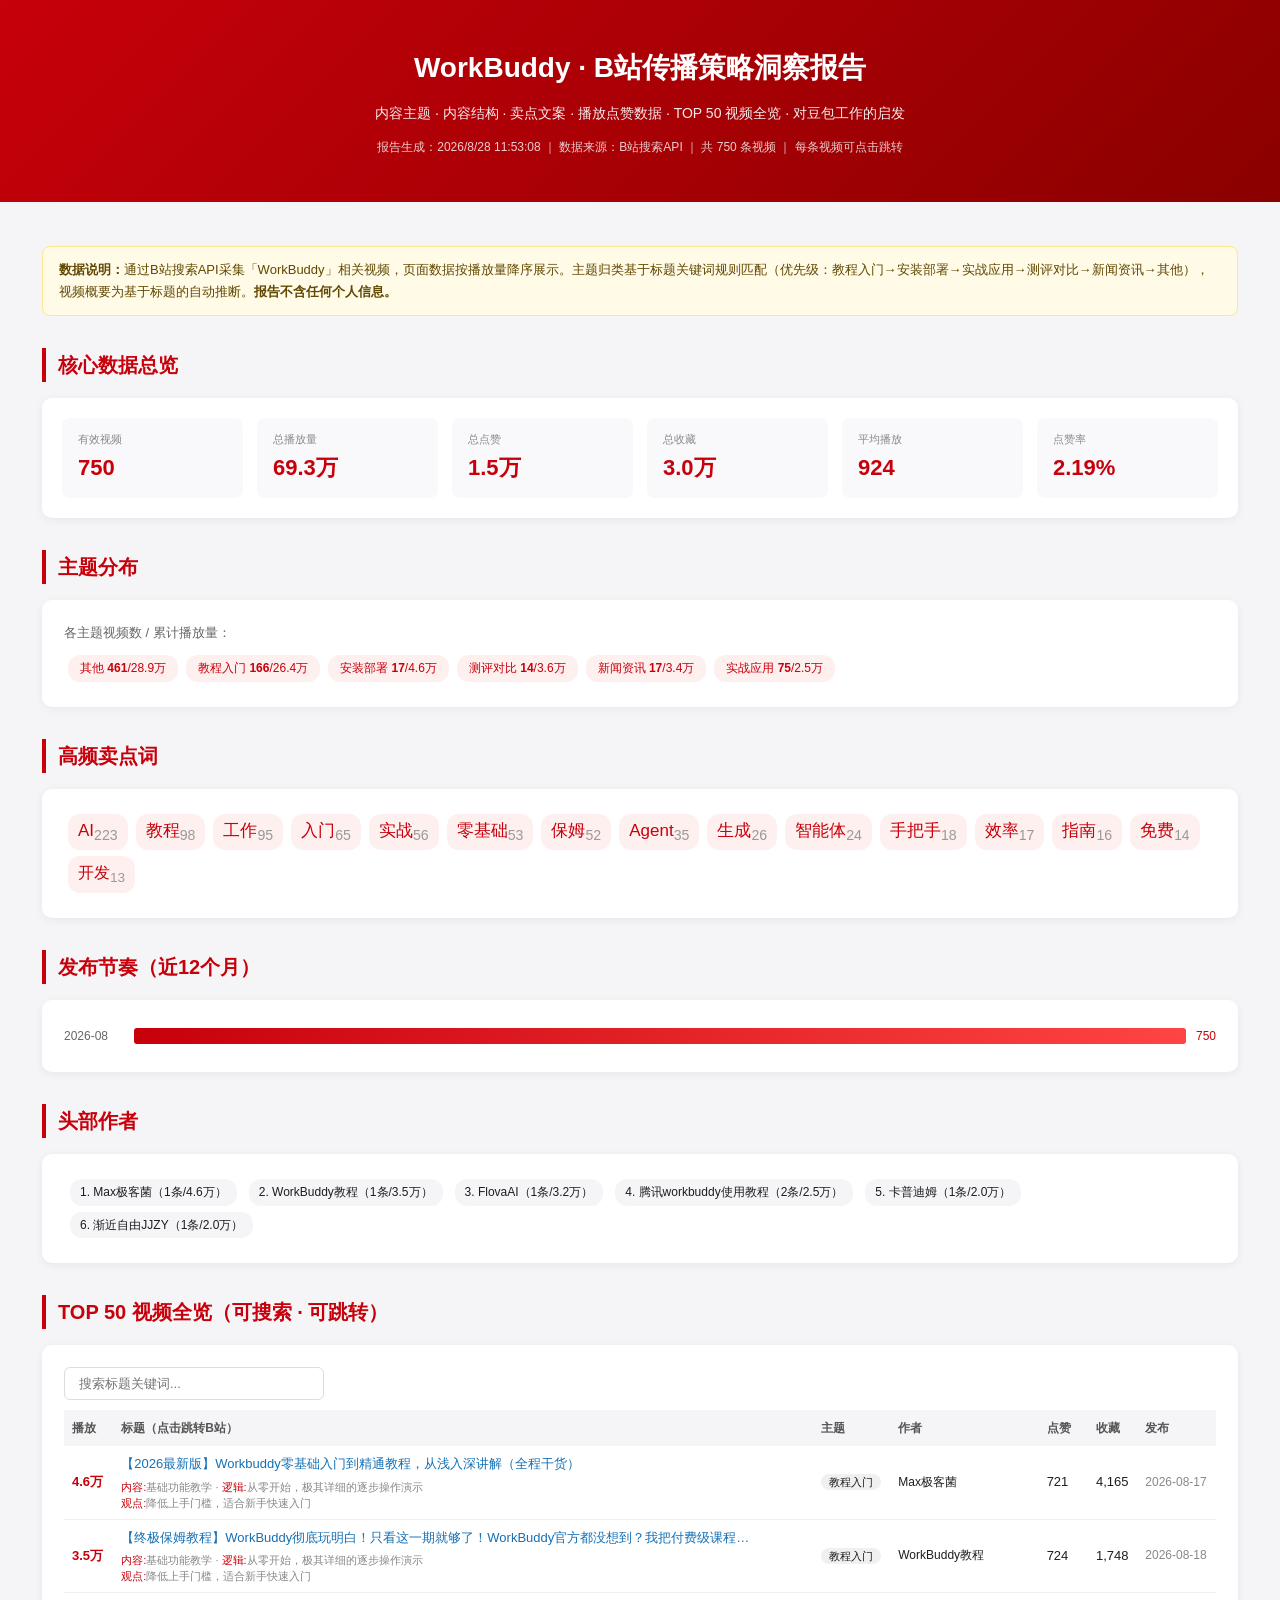
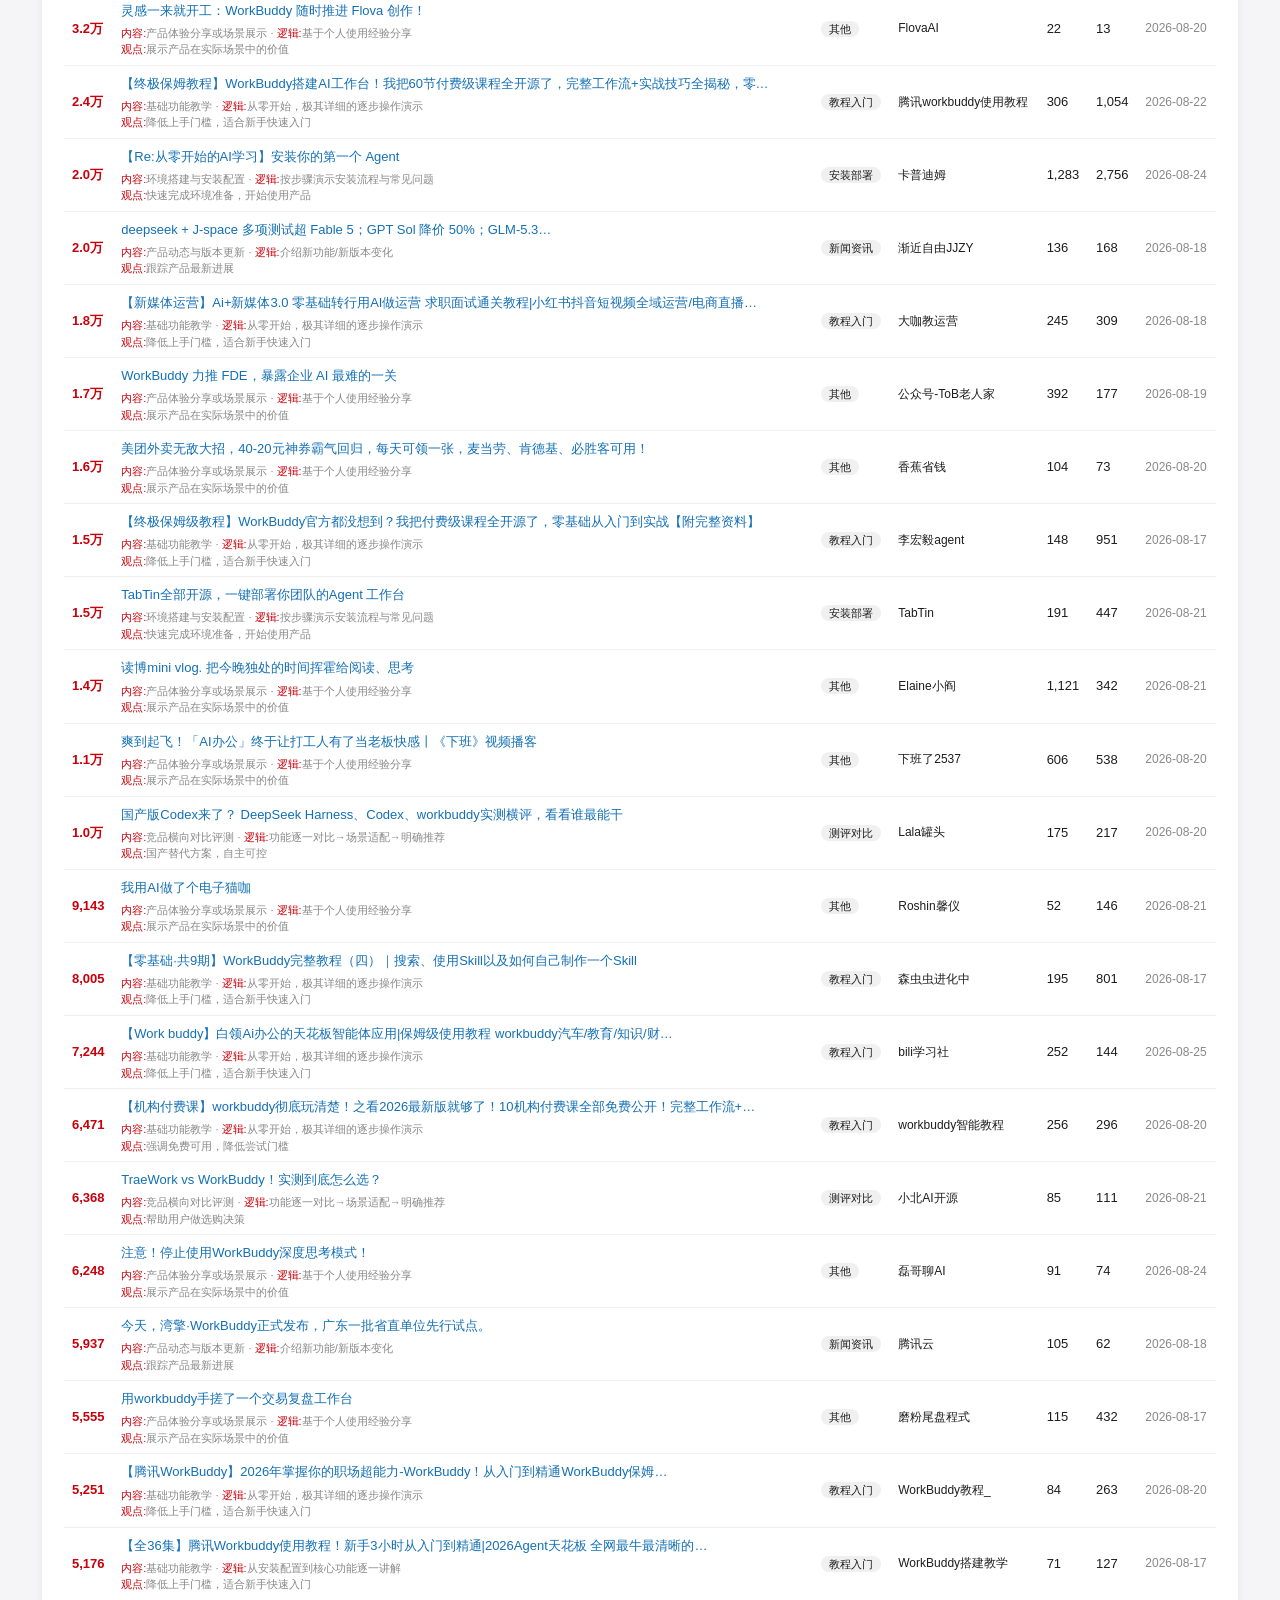
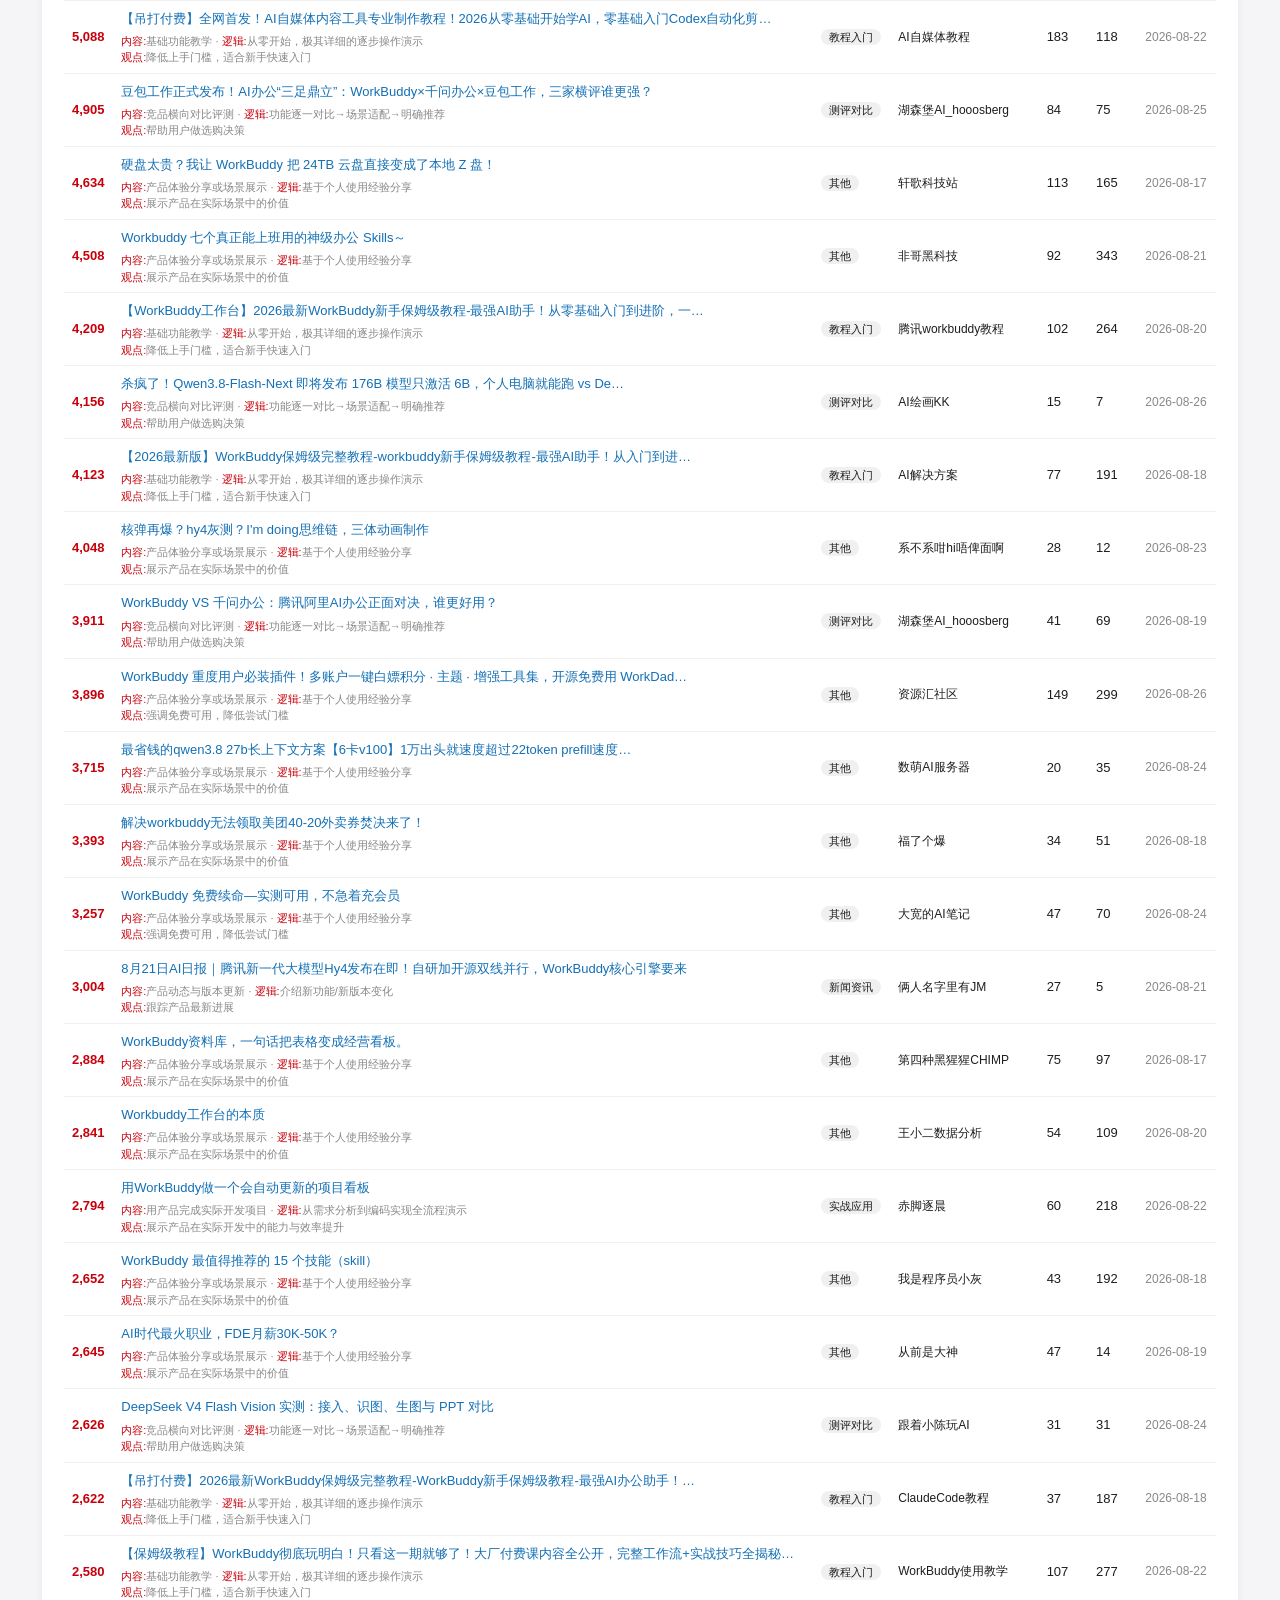
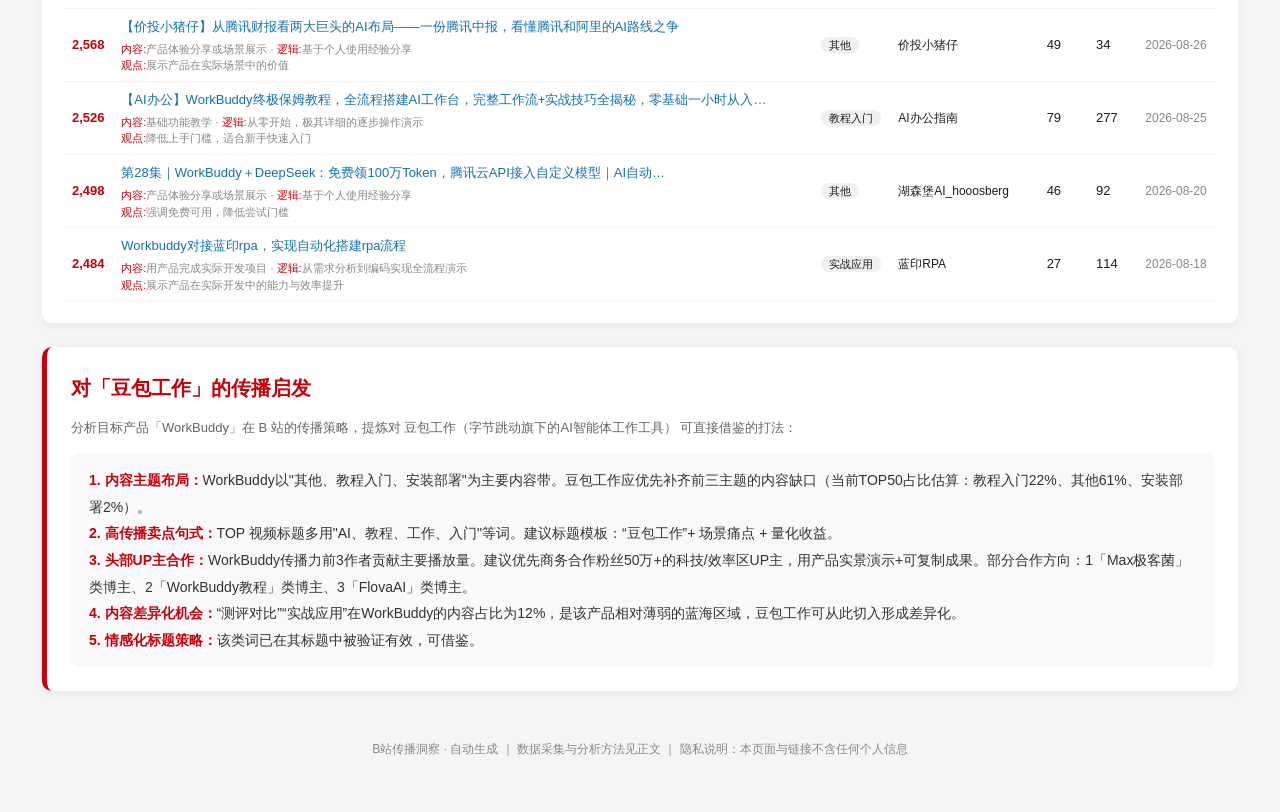
<file: 文章分析/bilibili/2026-08-WorkBuddy-B站传播策略洞察报告-初版.html>
<!DOCTYPE html>
<html lang="zh-CN"><head><meta charset="UTF-8"><meta name="viewport" content="width=device-width,initial-scale=1.0">
<title>WorkBuddy B站传播策略洞察报告</title>
<style>
*{margin:0;padding:0;box-sizing:border-box}
body{font-family:"Microsoft YaHei","微软雅黑",-apple-system,sans-serif;background:#f5f5f7;color:#1d1d1f;line-height:1.7}
.header{background:linear-gradient(135deg,#C7000B 0%,#8b0000 100%);color:#fff;padding:44px 40px;text-align:center}
.header h1{font-size:28px;margin-bottom:10px}
.header p{font-size:14px;opacity:.92;max-width:800px;margin:0 auto}
.header .meta{margin-top:12px;font-size:12px;opacity:.8}
.container{max-width:1240px;margin:0 auto;padding:28px 22px}
h2.sec{font-size:20px;color:#C7000B;border-left:4px solid #C7000B;padding-left:12px;margin:32px 0 16px}
.stats{display:flex;gap:14px;flex-wrap:wrap;background:#fff;border-radius:10px;padding:20px;box-shadow:0 2px 10px rgba(0,0,0,.06)}
.stat{background:#f9f9fb;border-radius:8px;padding:12px 16px;min-width:110px;flex:1}
.stat .l{font-size:11px;color:#888}
.stat .v{font-size:22px;font-weight:700;color:#C7000B}
.note{background:#fffbe6;border:1px solid #ffe58f;border-radius:8px;padding:12px 16px;margin:16px 0;font-size:13px;color:#614700}
.card{background:#fff;border-radius:10px;padding:22px;margin:16px 0;box-shadow:0 2px 10px rgba(0,0,0,.06)}
table{width:100%;border-collapse:collapse;font-size:13px;background:#fff}
th{background:#f5f5f7;padding:8px;text-align:left;font-weight:600;color:#555;font-size:12px}
td{padding:7px 8px;border-bottom:1px solid #f0f0f0}
tr:hover{background:#fff8f8}
.search{padding:8px 14px;border:1px solid #ddd;border-radius:6px;font-size:13px;width:260px;margin-bottom:10px}
.footer{text-align:center;padding:24px;color:#888;font-size:12px}
</style></head>
<body>
<div class="header">
<h1>WorkBuddy · B站传播策略洞察报告</h1>
<p>内容主题 · 内容结构 · 卖点文案 · 播放点赞数据 · TOP 50 视频全览 · 对豆包工作的启发</p>
<div class="meta">报告生成：2026/8/28 11:53:08 ｜ 数据来源：B站搜索API ｜ 共 750 条视频 ｜ 每条视频可点击跳转</div>
</div>
<div class="container">

<div class="note"><b>数据说明：</b>通过B站搜索API采集「WorkBuddy」相关视频，页面数据按播放量降序展示。主题归类基于标题关键词规则匹配（优先级：教程入门→安装部署→实战应用→测评对比→新闻资讯→其他），视频概要为基于标题的自动推断。<strong>报告不含任何个人信息。</strong></div>

<h2 class="sec">核心数据总览</h2>
<div class="stats">
<div class="stat"><div class="l">有效视频</div><div class="v" style="font-size:22px;font-weight:700;color:#C7000B">750</div></div>
<div class="stat"><div class="l">总播放量</div><div class="v">69.3万</div></div>
<div class="stat"><div class="l">总点赞</div><div class="v">1.5万</div></div>
<div class="stat"><div class="l">总收藏</div><div class="v">3.0万</div></div>
<div class="stat"><div class="l">平均播放</div><div class="v">924</div></div>
<div class="stat"><div class="l">点赞率</div><div class="v">2.19%</div></div>
</div>

<h2 class="sec">主题分布</h2>
<div class="card"><div style="margin-bottom:8px;font-size:13px;color:#666">各主题视频数 / 累计播放量：</div><span style="background:#fff0f0;color:#C7000B;border-radius:12px;padding:3px 12px;font-size:12px;margin:3px 4px;display:inline-block">其他 <b>461</b>/28.9万</span><span style="background:#fff0f0;color:#C7000B;border-radius:12px;padding:3px 12px;font-size:12px;margin:3px 4px;display:inline-block">教程入门 <b>166</b>/26.4万</span><span style="background:#fff0f0;color:#C7000B;border-radius:12px;padding:3px 12px;font-size:12px;margin:3px 4px;display:inline-block">安装部署 <b>17</b>/4.6万</span><span style="background:#fff0f0;color:#C7000B;border-radius:12px;padding:3px 12px;font-size:12px;margin:3px 4px;display:inline-block">测评对比 <b>14</b>/3.6万</span><span style="background:#fff0f0;color:#C7000B;border-radius:12px;padding:3px 12px;font-size:12px;margin:3px 4px;display:inline-block">新闻资讯 <b>17</b>/3.4万</span><span style="background:#fff0f0;color:#C7000B;border-radius:12px;padding:3px 12px;font-size:12px;margin:3px 4px;display:inline-block">实战应用 <b>75</b>/2.5万</span></div>

<h2 class="sec">高频卖点词</h2>
<div class="card"><span style="display:inline-block;margin:3px 4px;padding:3px 10px;border-radius:12px;background:#fff0f0;color:#C7000B;font-size:17px">AI<sub style="color:#999">223</sub></span><span style="display:inline-block;margin:3px 4px;padding:3px 10px;border-radius:12px;background:#fff0f0;color:#C7000B;font-size:17px">教程<sub style="color:#999">98</sub></span><span style="display:inline-block;margin:3px 4px;padding:3px 10px;border-radius:12px;background:#fff0f0;color:#C7000B;font-size:17px">工作<sub style="color:#999">95</sub></span><span style="display:inline-block;margin:3px 4px;padding:3px 10px;border-radius:12px;background:#fff0f0;color:#C7000B;font-size:17px">入门<sub style="color:#999">65</sub></span><span style="display:inline-block;margin:3px 4px;padding:3px 10px;border-radius:12px;background:#fff0f0;color:#C7000B;font-size:17px">实战<sub style="color:#999">56</sub></span><span style="display:inline-block;margin:3px 4px;padding:3px 10px;border-radius:12px;background:#fff0f0;color:#C7000B;font-size:17px">零基础<sub style="color:#999">53</sub></span><span style="display:inline-block;margin:3px 4px;padding:3px 10px;border-radius:12px;background:#fff0f0;color:#C7000B;font-size:17px">保姆<sub style="color:#999">52</sub></span><span style="display:inline-block;margin:3px 4px;padding:3px 10px;border-radius:12px;background:#fff0f0;color:#C7000B;font-size:17px">Agent<sub style="color:#999">35</sub></span><span style="display:inline-block;margin:3px 4px;padding:3px 10px;border-radius:12px;background:#fff0f0;color:#C7000B;font-size:17px">生成<sub style="color:#999">26</sub></span><span style="display:inline-block;margin:3px 4px;padding:3px 10px;border-radius:12px;background:#fff0f0;color:#C7000B;font-size:17px">智能体<sub style="color:#999">24</sub></span><span style="display:inline-block;margin:3px 4px;padding:3px 10px;border-radius:12px;background:#fff0f0;color:#C7000B;font-size:17px">手把手<sub style="color:#999">18</sub></span><span style="display:inline-block;margin:3px 4px;padding:3px 10px;border-radius:12px;background:#fff0f0;color:#C7000B;font-size:17px">效率<sub style="color:#999">17</sub></span><span style="display:inline-block;margin:3px 4px;padding:3px 10px;border-radius:12px;background:#fff0f0;color:#C7000B;font-size:17px">指南<sub style="color:#999">16</sub></span><span style="display:inline-block;margin:3px 4px;padding:3px 10px;border-radius:12px;background:#fff0f0;color:#C7000B;font-size:16.666666666666668px">免费<sub style="color:#999">14</sub></span><span style="display:inline-block;margin:3px 4px;padding:3px 10px;border-radius:12px;background:#fff0f0;color:#C7000B;font-size:16.333333333333332px">开发<sub style="color:#999">13</sub></span></div>

<h2 class="sec">发布节奏（近12个月）</h2>
<div class="card"><div style="margin:4px 0;display:flex;align-items:center"><span style="width:70px;font-size:12px;color:#666">2026-08</span><div style="flex:1;background:#f0f0f0;border-radius:3px;height:16px"><div style="background:linear-gradient(90deg,#C7000B,#ff4444);height:16px;border-radius:3px;width:100%"></div></div><span style="width:30px;text-align:right;font-size:12px;color:#C7000B">750</span></div></div>

<h2 class="sec">头部作者</h2>
<div class="card"><span style="display:inline-block;margin:3px 6px;padding:3px 10px;background:#f5f5f7;border-radius:12px;font-size:12px">1. Max极客菌（1条/4.6万）</span><span style="display:inline-block;margin:3px 6px;padding:3px 10px;background:#f5f5f7;border-radius:12px;font-size:12px">2. WorkBuddy教程（1条/3.5万）</span><span style="display:inline-block;margin:3px 6px;padding:3px 10px;background:#f5f5f7;border-radius:12px;font-size:12px">3. FlovaAI（1条/3.2万）</span><span style="display:inline-block;margin:3px 6px;padding:3px 10px;background:#f5f5f7;border-radius:12px;font-size:12px">4. 腾讯workbuddy使用教程（2条/2.5万）</span><span style="display:inline-block;margin:3px 6px;padding:3px 10px;background:#f5f5f7;border-radius:12px;font-size:12px">5. 卡普迪姆（1条/2.0万）</span><span style="display:inline-block;margin:3px 6px;padding:3px 10px;background:#f5f5f7;border-radius:12px;font-size:12px">6. 渐近自由JJZY（1条/2.0万）</span></div>

<h2 class="sec">TOP 50 视频全览（可搜索 · 可跳转）</h2>
<div class="card">
<input class="search" placeholder="搜索标题关键词..." oninput="filterRows(this.value)">
<table id="vidTable"><thead><tr><th>播放</th><th>标题（点击跳转B站）</th><th>主题</th><th>作者</th><th>点赞</th><th>收藏</th><th>发布</th></tr></thead><tbody><tr>
<td style="color:#C7000B;font-weight:700">4.6万</td>
<td><a href="https://www.bilibili.com/video/BV1u4be69Eyi" target="_blank" title="【2026最新版】Workbuddy零基础入门到精通教程，从浅入深讲解（全程干货）" style="color:#1470b5;text-decoration:none">【2026最新版】Workbuddy零基础入门到精通教程，从浅入深讲解（全程干货）</a>
<div style="font-size:11px;color:#888;margin-top:3px;line-height:1.5"><span style="color:#C7000B">内容:</span>基础功能教学 · <span style="color:#C7000B">逻辑:</span>从零开始，极其详细的逐步操作演示<br><span style="color:#C7000B">观点:</span>降低上手门槛，适合新手快速入门</div></td>
<td><span style="background:#f0f0f0;border-radius:10px;padding:2px 8px;font-size:11px">教程入门</span></td>
<td style="font-size:12px">Max极客菌</td><td>721</td><td>4,165</td><td style="font-size:12px;color:#888">2026-08-17</td></tr><tr>
<td style="color:#C7000B;font-weight:700">3.5万</td>
<td><a href="https://www.bilibili.com/video/BV18Fbk65EvR" target="_blank" title="【终极保姆教程】WorkBuddy彻底玩明白！只看这一期就够了！WorkBuddy官方都没想到？我把付费级课程全开源了，零基础从入门到精通【附61页pdf资料】" style="color:#1470b5;text-decoration:none">【终极保姆教程】WorkBuddy彻底玩明白！只看这一期就够了！WorkBuddy官方都没想到？我把付费级课程…</a>
<div style="font-size:11px;color:#888;margin-top:3px;line-height:1.5"><span style="color:#C7000B">内容:</span>基础功能教学 · <span style="color:#C7000B">逻辑:</span>从零开始，极其详细的逐步操作演示<br><span style="color:#C7000B">观点:</span>降低上手门槛，适合新手快速入门</div></td>
<td><span style="background:#f0f0f0;border-radius:10px;padding:2px 8px;font-size:11px">教程入门</span></td>
<td style="font-size:12px">WorkBuddy教程</td><td>724</td><td>1,748</td><td style="font-size:12px;color:#888">2026-08-18</td></tr><tr>
<td style="color:#C7000B;font-weight:700">3.2万</td>
<td><a href="https://www.bilibili.com/video/BV1xC8c6oEqZ" target="_blank" title="灵感一来就开工：WorkBuddy 随时推进 Flova 创作！" style="color:#1470b5;text-decoration:none">灵感一来就开工：WorkBuddy 随时推进 Flova 创作！</a>
<div style="font-size:11px;color:#888;margin-top:3px;line-height:1.5"><span style="color:#C7000B">内容:</span>产品体验分享或场景展示 · <span style="color:#C7000B">逻辑:</span>基于个人使用经验分享<br><span style="color:#C7000B">观点:</span>展示产品在实际场景中的价值</div></td>
<td><span style="background:#f0f0f0;border-radius:10px;padding:2px 8px;font-size:11px">其他</span></td>
<td style="font-size:12px">FlovaAI</td><td>22</td><td>13</td><td style="font-size:12px;color:#888">2026-08-20</td></tr><tr>
<td style="color:#C7000B;font-weight:700">2.4万</td>
<td><a href="https://www.bilibili.com/video/BV1uL816REUe" target="_blank" title="【终极保姆教程】WorkBuddy搭建AI工作台！我把60节付费级课程全开源了，完整工作流+实战技巧全揭秘，零基础一小时从入门到精通【附完整资料】" style="color:#1470b5;text-decoration:none">【终极保姆教程】WorkBuddy搭建AI工作台！我把60节付费级课程全开源了，完整工作流+实战技巧全揭秘，零…</a>
<div style="font-size:11px;color:#888;margin-top:3px;line-height:1.5"><span style="color:#C7000B">内容:</span>基础功能教学 · <span style="color:#C7000B">逻辑:</span>从零开始，极其详细的逐步操作演示<br><span style="color:#C7000B">观点:</span>降低上手门槛，适合新手快速入门</div></td>
<td><span style="background:#f0f0f0;border-radius:10px;padding:2px 8px;font-size:11px">教程入门</span></td>
<td style="font-size:12px">腾讯workbuddy使用教程</td><td>306</td><td>1,054</td><td style="font-size:12px;color:#888">2026-08-22</td></tr><tr>
<td style="color:#C7000B;font-weight:700">2.0万</td>
<td><a href="https://www.bilibili.com/video/BV1iH8Y6wE5s" target="_blank" title="【Re:从零开始的AI学习】安装你的第一个 Agent" style="color:#1470b5;text-decoration:none">【Re:从零开始的AI学习】安装你的第一个 Agent</a>
<div style="font-size:11px;color:#888;margin-top:3px;line-height:1.5"><span style="color:#C7000B">内容:</span>环境搭建与安装配置 · <span style="color:#C7000B">逻辑:</span>按步骤演示安装流程与常见问题<br><span style="color:#C7000B">观点:</span>快速完成环境准备，开始使用产品</div></td>
<td><span style="background:#f0f0f0;border-radius:10px;padding:2px 8px;font-size:11px">安装部署</span></td>
<td style="font-size:12px">卡普迪姆</td><td>1,283</td><td>2,756</td><td style="font-size:12px;color:#888">2026-08-24</td></tr><tr>
<td style="color:#C7000B;font-weight:700">2.0万</td>
<td><a href="https://www.bilibili.com/video/BV1SR8u6HEjN" target="_blank" title="deepseek + J-space 多项测试超 Fable 5；GPT Sol 降价 50%；GLM-5.3 上线 WorkBuddy【8月18日 AI日报】" style="color:#1470b5;text-decoration:none">deepseek + J-space 多项测试超 Fable 5；GPT Sol 降价 50%；GLM-5.3…</a>
<div style="font-size:11px;color:#888;margin-top:3px;line-height:1.5"><span style="color:#C7000B">内容:</span>产品动态与版本更新 · <span style="color:#C7000B">逻辑:</span>介绍新功能/新版本变化<br><span style="color:#C7000B">观点:</span>跟踪产品最新进展</div></td>
<td><span style="background:#f0f0f0;border-radius:10px;padding:2px 8px;font-size:11px">新闻资讯</span></td>
<td style="font-size:12px">渐近自由JJZY</td><td>136</td><td>168</td><td style="font-size:12px;color:#888">2026-08-18</td></tr><tr>
<td style="color:#C7000B;font-weight:700">1.8万</td>
<td><a href="https://www.bilibili.com/video/BV1oUbr6QEeQ" target="_blank" title="【新媒体运营】Ai+新媒体3.0 零基础转行用AI做运营 求职面试通关教程|小红书抖音短视频全域运营/电商直播带货+Workbuddy，视频号自媒体矩阵自学" style="color:#1470b5;text-decoration:none">【新媒体运营】Ai+新媒体3.0 零基础转行用AI做运营 求职面试通关教程|小红书抖音短视频全域运营/电商直播…</a>
<div style="font-size:11px;color:#888;margin-top:3px;line-height:1.5"><span style="color:#C7000B">内容:</span>基础功能教学 · <span style="color:#C7000B">逻辑:</span>从零开始，极其详细的逐步操作演示<br><span style="color:#C7000B">观点:</span>降低上手门槛，适合新手快速入门</div></td>
<td><span style="background:#f0f0f0;border-radius:10px;padding:2px 8px;font-size:11px">教程入门</span></td>
<td style="font-size:12px">大咖教运营</td><td>245</td><td>309</td><td style="font-size:12px;color:#888">2026-08-18</td></tr><tr>
<td style="color:#C7000B;font-weight:700">1.7万</td>
<td><a href="https://www.bilibili.com/video/BV1Wvbr6aELE" target="_blank" title="WorkBuddy 力推 FDE，暴露企业 AI 最难的一关" style="color:#1470b5;text-decoration:none">WorkBuddy 力推 FDE，暴露企业 AI 最难的一关</a>
<div style="font-size:11px;color:#888;margin-top:3px;line-height:1.5"><span style="color:#C7000B">内容:</span>产品体验分享或场景展示 · <span style="color:#C7000B">逻辑:</span>基于个人使用经验分享<br><span style="color:#C7000B">观点:</span>展示产品在实际场景中的价值</div></td>
<td><span style="background:#f0f0f0;border-radius:10px;padding:2px 8px;font-size:11px">其他</span></td>
<td style="font-size:12px">公众号-ToB老人家</td><td>392</td><td>177</td><td style="font-size:12px;color:#888">2026-08-19</td></tr><tr>
<td style="color:#C7000B;font-weight:700">1.6万</td>
<td><a href="https://www.bilibili.com/video/BV16gbf6rExM" target="_blank" title="美团外卖无敌大招，40-20元神券霸气回归，每天可领一张，麦当劳、肯德基、必胜客可用！" style="color:#1470b5;text-decoration:none">美团外卖无敌大招，40-20元神券霸气回归，每天可领一张，麦当劳、肯德基、必胜客可用！</a>
<div style="font-size:11px;color:#888;margin-top:3px;line-height:1.5"><span style="color:#C7000B">内容:</span>产品体验分享或场景展示 · <span style="color:#C7000B">逻辑:</span>基于个人使用经验分享<br><span style="color:#C7000B">观点:</span>展示产品在实际场景中的价值</div></td>
<td><span style="background:#f0f0f0;border-radius:10px;padding:2px 8px;font-size:11px">其他</span></td>
<td style="font-size:12px">香蕉省钱</td><td>104</td><td>73</td><td style="font-size:12px;color:#888">2026-08-20</td></tr><tr>
<td style="color:#C7000B;font-weight:700">1.5万</td>
<td><a href="https://www.bilibili.com/video/BV1rHbY6ME5N" target="_blank" title="【终极保姆级教程】WorkBuddy官方都没想到？我把付费级课程全开源了，零基础从入门到实战【附完整资料】" style="color:#1470b5;text-decoration:none">【终极保姆级教程】WorkBuddy官方都没想到？我把付费级课程全开源了，零基础从入门到实战【附完整资料】</a>
<div style="font-size:11px;color:#888;margin-top:3px;line-height:1.5"><span style="color:#C7000B">内容:</span>基础功能教学 · <span style="color:#C7000B">逻辑:</span>从零开始，极其详细的逐步操作演示<br><span style="color:#C7000B">观点:</span>降低上手门槛，适合新手快速入门</div></td>
<td><span style="background:#f0f0f0;border-radius:10px;padding:2px 8px;font-size:11px">教程入门</span></td>
<td style="font-size:12px">李宏毅agent</td><td>148</td><td>951</td><td style="font-size:12px;color:#888">2026-08-17</td></tr><tr>
<td style="color:#C7000B;font-weight:700">1.5万</td>
<td><a href="https://www.bilibili.com/video/BV1fk8i65EUt" target="_blank" title="TabTin全部开源，一键部署你团队的Agent 工作台" style="color:#1470b5;text-decoration:none">TabTin全部开源，一键部署你团队的Agent 工作台</a>
<div style="font-size:11px;color:#888;margin-top:3px;line-height:1.5"><span style="color:#C7000B">内容:</span>环境搭建与安装配置 · <span style="color:#C7000B">逻辑:</span>按步骤演示安装流程与常见问题<br><span style="color:#C7000B">观点:</span>快速完成环境准备，开始使用产品</div></td>
<td><span style="background:#f0f0f0;border-radius:10px;padding:2px 8px;font-size:11px">安装部署</span></td>
<td style="font-size:12px">TabTin</td><td>191</td><td>447</td><td style="font-size:12px;color:#888">2026-08-21</td></tr><tr>
<td style="color:#C7000B;font-weight:700">1.4万</td>
<td><a href="https://www.bilibili.com/video/BV1nu8M6PENu" target="_blank" title="读博mini vlog. 把今晚独处的时间挥霍给阅读、思考" style="color:#1470b5;text-decoration:none">读博mini vlog. 把今晚独处的时间挥霍给阅读、思考</a>
<div style="font-size:11px;color:#888;margin-top:3px;line-height:1.5"><span style="color:#C7000B">内容:</span>产品体验分享或场景展示 · <span style="color:#C7000B">逻辑:</span>基于个人使用经验分享<br><span style="color:#C7000B">观点:</span>展示产品在实际场景中的价值</div></td>
<td><span style="background:#f0f0f0;border-radius:10px;padding:2px 8px;font-size:11px">其他</span></td>
<td style="font-size:12px">Elaine小阎</td><td>1,121</td><td>342</td><td style="font-size:12px;color:#888">2026-08-21</td></tr><tr>
<td style="color:#C7000B;font-weight:700">1.1万</td>
<td><a href="https://www.bilibili.com/video/BV12c8c6xELG" target="_blank" title="爽到起飞！「AI办公」终于让打工人有了当老板快感丨《下班》视频播客" style="color:#1470b5;text-decoration:none">爽到起飞！「AI办公」终于让打工人有了当老板快感丨《下班》视频播客</a>
<div style="font-size:11px;color:#888;margin-top:3px;line-height:1.5"><span style="color:#C7000B">内容:</span>产品体验分享或场景展示 · <span style="color:#C7000B">逻辑:</span>基于个人使用经验分享<br><span style="color:#C7000B">观点:</span>展示产品在实际场景中的价值</div></td>
<td><span style="background:#f0f0f0;border-radius:10px;padding:2px 8px;font-size:11px">其他</span></td>
<td style="font-size:12px">下班了2537</td><td>606</td><td>538</td><td style="font-size:12px;color:#888">2026-08-20</td></tr><tr>
<td style="color:#C7000B;font-weight:700">1.0万</td>
<td><a href="https://www.bilibili.com/video/BV1qLbf6MEzK" target="_blank" title="国产版Codex来了？ DeepSeek Harness、Codex、workbuddy实测横评，看看谁最能干" style="color:#1470b5;text-decoration:none">国产版Codex来了？ DeepSeek Harness、Codex、workbuddy实测横评，看看谁最能干</a>
<div style="font-size:11px;color:#888;margin-top:3px;line-height:1.5"><span style="color:#C7000B">内容:</span>竞品横向对比评测 · <span style="color:#C7000B">逻辑:</span>功能逐一对比→场景适配→明确推荐<br><span style="color:#C7000B">观点:</span>国产替代方案，自主可控</div></td>
<td><span style="background:#f0f0f0;border-radius:10px;padding:2px 8px;font-size:11px">测评对比</span></td>
<td style="font-size:12px">Lala罐头</td><td>175</td><td>217</td><td style="font-size:12px;color:#888">2026-08-20</td></tr><tr>
<td style="color:#C7000B;font-weight:700">9,143</td>
<td><a href="https://www.bilibili.com/video/BV11M8q64E1z" target="_blank" title="我用AI做了个电子猫咖" style="color:#1470b5;text-decoration:none">我用AI做了个电子猫咖</a>
<div style="font-size:11px;color:#888;margin-top:3px;line-height:1.5"><span style="color:#C7000B">内容:</span>产品体验分享或场景展示 · <span style="color:#C7000B">逻辑:</span>基于个人使用经验分享<br><span style="color:#C7000B">观点:</span>展示产品在实际场景中的价值</div></td>
<td><span style="background:#f0f0f0;border-radius:10px;padding:2px 8px;font-size:11px">其他</span></td>
<td style="font-size:12px">Roshin馨仪</td><td>52</td><td>146</td><td style="font-size:12px;color:#888">2026-08-21</td></tr><tr>
<td style="color:#C7000B;font-weight:700">8,005</td>
<td><a href="https://www.bilibili.com/video/BV1frb86oEhd" target="_blank" title="【零基础·共9期】WorkBuddy完整教程（四）｜搜索、使用Skill以及如何自己制作一个Skill" style="color:#1470b5;text-decoration:none">【零基础·共9期】WorkBuddy完整教程（四）｜搜索、使用Skill以及如何自己制作一个Skill</a>
<div style="font-size:11px;color:#888;margin-top:3px;line-height:1.5"><span style="color:#C7000B">内容:</span>基础功能教学 · <span style="color:#C7000B">逻辑:</span>从零开始，极其详细的逐步操作演示<br><span style="color:#C7000B">观点:</span>降低上手门槛，适合新手快速入门</div></td>
<td><span style="background:#f0f0f0;border-radius:10px;padding:2px 8px;font-size:11px">教程入门</span></td>
<td style="font-size:12px">森虫虫进化中</td><td>195</td><td>801</td><td style="font-size:12px;color:#888">2026-08-17</td></tr><tr>
<td style="color:#C7000B;font-weight:700">7,244</td>
<td><a href="https://www.bilibili.com/video/BV1ZDhG6yEJN" target="_blank" title="【Work buddy】白领Ai办公的天花板智能体应用|保姆级使用教程 workbuddy汽车/教育/知识/财会人力 自媒体AI图片视频生成 PPT制作" style="color:#1470b5;text-decoration:none">【Work buddy】白领Ai办公的天花板智能体应用|保姆级使用教程 workbuddy汽车/教育/知识/财…</a>
<div style="font-size:11px;color:#888;margin-top:3px;line-height:1.5"><span style="color:#C7000B">内容:</span>基础功能教学 · <span style="color:#C7000B">逻辑:</span>从零开始，极其详细的逐步操作演示<br><span style="color:#C7000B">观点:</span>降低上手门槛，适合新手快速入门</div></td>
<td><span style="background:#f0f0f0;border-radius:10px;padding:2px 8px;font-size:11px">教程入门</span></td>
<td style="font-size:12px">bili学习社</td><td>252</td><td>144</td><td style="font-size:12px;color:#888">2026-08-25</td></tr><tr>
<td style="color:#C7000B;font-weight:700">6,471</td>
<td><a href="https://www.bilibili.com/video/BV1CT8c6HEQd" target="_blank" title="【机构付费课】workbuddy彻底玩清楚！之看2026最新版就够了！10机构付费课全部免费公开！完整工作流+实战技巧全揭秘，零基础3分钟入门【附蓝皮书】" style="color:#1470b5;text-decoration:none">【机构付费课】workbuddy彻底玩清楚！之看2026最新版就够了！10机构付费课全部免费公开！完整工作流+…</a>
<div style="font-size:11px;color:#888;margin-top:3px;line-height:1.5"><span style="color:#C7000B">内容:</span>基础功能教学 · <span style="color:#C7000B">逻辑:</span>从零开始，极其详细的逐步操作演示<br><span style="color:#C7000B">观点:</span>强调免费可用，降低尝试门槛</div></td>
<td><span style="background:#f0f0f0;border-radius:10px;padding:2px 8px;font-size:11px">教程入门</span></td>
<td style="font-size:12px">workbuddy智能教程</td><td>256</td><td>296</td><td style="font-size:12px;color:#888">2026-08-20</td></tr><tr>
<td style="color:#C7000B;font-weight:700">6,368</td>
<td><a href="https://www.bilibili.com/video/BV1ei8T6dE2b" target="_blank" title="TraeWork vs WorkBuddy！实测到底怎么选？" style="color:#1470b5;text-decoration:none">TraeWork vs WorkBuddy！实测到底怎么选？</a>
<div style="font-size:11px;color:#888;margin-top:3px;line-height:1.5"><span style="color:#C7000B">内容:</span>竞品横向对比评测 · <span style="color:#C7000B">逻辑:</span>功能逐一对比→场景适配→明确推荐<br><span style="color:#C7000B">观点:</span>帮助用户做选购决策</div></td>
<td><span style="background:#f0f0f0;border-radius:10px;padding:2px 8px;font-size:11px">测评对比</span></td>
<td style="font-size:12px">小北AI开源</td><td>85</td><td>111</td><td style="font-size:12px;color:#888">2026-08-21</td></tr><tr>
<td style="color:#C7000B;font-weight:700">6,248</td>
<td><a href="https://www.bilibili.com/video/BV1tk8v6xELH" target="_blank" title="注意！停止使用WorkBuddy深度思考模式！" style="color:#1470b5;text-decoration:none">注意！停止使用WorkBuddy深度思考模式！</a>
<div style="font-size:11px;color:#888;margin-top:3px;line-height:1.5"><span style="color:#C7000B">内容:</span>产品体验分享或场景展示 · <span style="color:#C7000B">逻辑:</span>基于个人使用经验分享<br><span style="color:#C7000B">观点:</span>展示产品在实际场景中的价值</div></td>
<td><span style="background:#f0f0f0;border-radius:10px;padding:2px 8px;font-size:11px">其他</span></td>
<td style="font-size:12px">磊哥聊AI</td><td>91</td><td>74</td><td style="font-size:12px;color:#888">2026-08-24</td></tr><tr>
<td style="color:#C7000B;font-weight:700">5,937</td>
<td><a href="https://www.bilibili.com/video/BV1ys836SE5L" target="_blank" title="今天，湾擎·WorkBuddy正式发布，广东一批省直单位先行试点。" style="color:#1470b5;text-decoration:none">今天，湾擎·WorkBuddy正式发布，广东一批省直单位先行试点。</a>
<div style="font-size:11px;color:#888;margin-top:3px;line-height:1.5"><span style="color:#C7000B">内容:</span>产品动态与版本更新 · <span style="color:#C7000B">逻辑:</span>介绍新功能/新版本变化<br><span style="color:#C7000B">观点:</span>跟踪产品最新进展</div></td>
<td><span style="background:#f0f0f0;border-radius:10px;padding:2px 8px;font-size:11px">新闻资讯</span></td>
<td style="font-size:12px">腾讯云</td><td>105</td><td>62</td><td style="font-size:12px;color:#888">2026-08-18</td></tr><tr>
<td style="color:#C7000B;font-weight:700">5,555</td>
<td><a href="https://www.bilibili.com/video/BV1vrbv6AEiF" target="_blank" title="用workbuddy手搓了一个交易复盘工作台" style="color:#1470b5;text-decoration:none">用workbuddy手搓了一个交易复盘工作台</a>
<div style="font-size:11px;color:#888;margin-top:3px;line-height:1.5"><span style="color:#C7000B">内容:</span>产品体验分享或场景展示 · <span style="color:#C7000B">逻辑:</span>基于个人使用经验分享<br><span style="color:#C7000B">观点:</span>展示产品在实际场景中的价值</div></td>
<td><span style="background:#f0f0f0;border-radius:10px;padding:2px 8px;font-size:11px">其他</span></td>
<td style="font-size:12px">磨粉尾盘程式</td><td>115</td><td>432</td><td style="font-size:12px;color:#888">2026-08-17</td></tr><tr>
<td style="color:#C7000B;font-weight:700">5,251</td>
<td><a href="https://www.bilibili.com/video/BV1Uf8F6oEqS" target="_blank" title="【腾讯WorkBuddy】2026年掌握你的职场超能力-WorkBuddy！从入门到精通WorkBuddy保姆级教程！【附完整文档】" style="color:#1470b5;text-decoration:none">【腾讯WorkBuddy】2026年掌握你的职场超能力-WorkBuddy！从入门到精通WorkBuddy保姆…</a>
<div style="font-size:11px;color:#888;margin-top:3px;line-height:1.5"><span style="color:#C7000B">内容:</span>基础功能教学 · <span style="color:#C7000B">逻辑:</span>从零开始，极其详细的逐步操作演示<br><span style="color:#C7000B">观点:</span>降低上手门槛，适合新手快速入门</div></td>
<td><span style="background:#f0f0f0;border-radius:10px;padding:2px 8px;font-size:11px">教程入门</span></td>
<td style="font-size:12px">WorkBuddy教程_</td><td>84</td><td>263</td><td style="font-size:12px;color:#888">2026-08-20</td></tr><tr>
<td style="color:#C7000B;font-weight:700">5,176</td>
<td><a href="https://www.bilibili.com/video/BV1kpbY6qEjx" target="_blank" title="【全36集】腾讯Workbuddy使用教程！新手3小时从入门到精通|2026Agent天花板 全网最牛最清晰的workbuddy全套教程/安装部署/个人办公助手" style="color:#1470b5;text-decoration:none">【全36集】腾讯Workbuddy使用教程！新手3小时从入门到精通|2026Agent天花板 全网最牛最清晰的…</a>
<div style="font-size:11px;color:#888;margin-top:3px;line-height:1.5"><span style="color:#C7000B">内容:</span>基础功能教学 · <span style="color:#C7000B">逻辑:</span>从安装配置到核心功能逐一讲解<br><span style="color:#C7000B">观点:</span>降低上手门槛，适合新手快速入门</div></td>
<td><span style="background:#f0f0f0;border-radius:10px;padding:2px 8px;font-size:11px">教程入门</span></td>
<td style="font-size:12px">WorkBuddy搭建教学</td><td>71</td><td>127</td><td style="font-size:12px;color:#888">2026-08-17</td></tr><tr>
<td style="color:#C7000B;font-weight:700">5,088</td>
<td><a href="https://www.bilibili.com/video/BV1oc816PEDh" target="_blank" title="【吊打付费】全网首发！AI自媒体内容工具专业制作教程！2026从零基础开始学AI，零基础入门Codex自动化剪辑，Workbuddy提效工作流【附工作流资料】" style="color:#1470b5;text-decoration:none">【吊打付费】全网首发！AI自媒体内容工具专业制作教程！2026从零基础开始学AI，零基础入门Codex自动化剪…</a>
<div style="font-size:11px;color:#888;margin-top:3px;line-height:1.5"><span style="color:#C7000B">内容:</span>基础功能教学 · <span style="color:#C7000B">逻辑:</span>从零开始，极其详细的逐步操作演示<br><span style="color:#C7000B">观点:</span>降低上手门槛，适合新手快速入门</div></td>
<td><span style="background:#f0f0f0;border-radius:10px;padding:2px 8px;font-size:11px">教程入门</span></td>
<td style="font-size:12px">AI自媒体教程</td><td>183</td><td>118</td><td style="font-size:12px;color:#888">2026-08-22</td></tr><tr>
<td style="color:#C7000B;font-weight:700">4,905</td>
<td><a href="https://www.bilibili.com/video/BV1ZhhV67E86" target="_blank" title="豆包工作正式发布！AI办公“三足鼎立”：WorkBuddy×千问办公×豆包工作，三家横评谁更强？" style="color:#1470b5;text-decoration:none">豆包工作正式发布！AI办公“三足鼎立”：WorkBuddy×千问办公×豆包工作，三家横评谁更强？</a>
<div style="font-size:11px;color:#888;margin-top:3px;line-height:1.5"><span style="color:#C7000B">内容:</span>竞品横向对比评测 · <span style="color:#C7000B">逻辑:</span>功能逐一对比→场景适配→明确推荐<br><span style="color:#C7000B">观点:</span>帮助用户做选购决策</div></td>
<td><span style="background:#f0f0f0;border-radius:10px;padding:2px 8px;font-size:11px">测评对比</span></td>
<td style="font-size:12px">湖森堡AI_hooosberg</td><td>84</td><td>75</td><td style="font-size:12px;color:#888">2026-08-25</td></tr><tr>
<td style="color:#C7000B;font-weight:700">4,634</td>
<td><a href="https://www.bilibili.com/video/BV19Db86DEag" target="_blank" title="硬盘太贵？我让 WorkBuddy 把 24TB 云盘直接变成了本地 Z 盘！" style="color:#1470b5;text-decoration:none">硬盘太贵？我让 WorkBuddy 把 24TB 云盘直接变成了本地 Z 盘！</a>
<div style="font-size:11px;color:#888;margin-top:3px;line-height:1.5"><span style="color:#C7000B">内容:</span>产品体验分享或场景展示 · <span style="color:#C7000B">逻辑:</span>基于个人使用经验分享<br><span style="color:#C7000B">观点:</span>展示产品在实际场景中的价值</div></td>
<td><span style="background:#f0f0f0;border-radius:10px;padding:2px 8px;font-size:11px">其他</span></td>
<td style="font-size:12px">轩歌科技站</td><td>113</td><td>165</td><td style="font-size:12px;color:#888">2026-08-17</td></tr><tr>
<td style="color:#C7000B;font-weight:700">4,508</td>
<td><a href="https://www.bilibili.com/video/BV1Ni8M61Eko" target="_blank" title="Workbuddy 七个真正能上班用的神级办公 Skills～" style="color:#1470b5;text-decoration:none">Workbuddy 七个真正能上班用的神级办公 Skills～</a>
<div style="font-size:11px;color:#888;margin-top:3px;line-height:1.5"><span style="color:#C7000B">内容:</span>产品体验分享或场景展示 · <span style="color:#C7000B">逻辑:</span>基于个人使用经验分享<br><span style="color:#C7000B">观点:</span>展示产品在实际场景中的价值</div></td>
<td><span style="background:#f0f0f0;border-radius:10px;padding:2px 8px;font-size:11px">其他</span></td>
<td style="font-size:12px">非哥黑科技</td><td>92</td><td>343</td><td style="font-size:12px;color:#888">2026-08-21</td></tr><tr>
<td style="color:#C7000B;font-weight:700">4,209</td>
<td><a href="https://www.bilibili.com/video/BV1uabf6tEdV" target="_blank" title="【WorkBuddy工作台】2026最新WorkBuddy新手保姆级教程-最强AI助手！从零基础入门到进阶，一小时速通WorkBuddy！【附教程文档安装包】" style="color:#1470b5;text-decoration:none">【WorkBuddy工作台】2026最新WorkBuddy新手保姆级教程-最强AI助手！从零基础入门到进阶，一…</a>
<div style="font-size:11px;color:#888;margin-top:3px;line-height:1.5"><span style="color:#C7000B">内容:</span>基础功能教学 · <span style="color:#C7000B">逻辑:</span>从零开始，极其详细的逐步操作演示<br><span style="color:#C7000B">观点:</span>降低上手门槛，适合新手快速入门</div></td>
<td><span style="background:#f0f0f0;border-radius:10px;padding:2px 8px;font-size:11px">教程入门</span></td>
<td style="font-size:12px">腾讯workbuddy教程</td><td>102</td><td>264</td><td style="font-size:12px;color:#888">2026-08-20</td></tr><tr>
<td style="color:#C7000B;font-weight:700">4,156</td>
<td><a href="https://www.bilibili.com/video/BV12d8X66Ess" target="_blank" title="杀疯了！Qwen3.8-Flash-Next 即将发布 176B 模型只激活 6B，个人电脑就能跑 vs DeepSeek V4" style="color:#1470b5;text-decoration:none">杀疯了！Qwen3.8-Flash-Next 即将发布 176B 模型只激活 6B，个人电脑就能跑 vs De…</a>
<div style="font-size:11px;color:#888;margin-top:3px;line-height:1.5"><span style="color:#C7000B">内容:</span>竞品横向对比评测 · <span style="color:#C7000B">逻辑:</span>功能逐一对比→场景适配→明确推荐<br><span style="color:#C7000B">观点:</span>帮助用户做选购决策</div></td>
<td><span style="background:#f0f0f0;border-radius:10px;padding:2px 8px;font-size:11px">测评对比</span></td>
<td style="font-size:12px">AI绘画KK</td><td>15</td><td>7</td><td style="font-size:12px;color:#888">2026-08-26</td></tr><tr>
<td style="color:#C7000B;font-weight:700">4,123</td>
<td><a href="https://www.bilibili.com/video/BV18Abk6GEn6" target="_blank" title="【2026最新版】WorkBuddy保姆级完整教程-workbuddy新手保姆级教程-最强AI助手！从入门到进阶，30分钟速通Workbuddy！【附教程文档】" style="color:#1470b5;text-decoration:none">【2026最新版】WorkBuddy保姆级完整教程-workbuddy新手保姆级教程-最强AI助手！从入门到进…</a>
<div style="font-size:11px;color:#888;margin-top:3px;line-height:1.5"><span style="color:#C7000B">内容:</span>基础功能教学 · <span style="color:#C7000B">逻辑:</span>从零开始，极其详细的逐步操作演示<br><span style="color:#C7000B">观点:</span>降低上手门槛，适合新手快速入门</div></td>
<td><span style="background:#f0f0f0;border-radius:10px;padding:2px 8px;font-size:11px">教程入门</span></td>
<td style="font-size:12px">AI解决方案</td><td>77</td><td>191</td><td style="font-size:12px;color:#888">2026-08-18</td></tr><tr>
<td style="color:#C7000B;font-weight:700">4,048</td>
<td><a href="https://www.bilibili.com/video/BV14b8s6xEE9" target="_blank" title="核弹再爆？hy4灰测？I&#x27;m doing思维链，三体动画制作" style="color:#1470b5;text-decoration:none">核弹再爆？hy4灰测？I&#x27;m doing思维链，三体动画制作</a>
<div style="font-size:11px;color:#888;margin-top:3px;line-height:1.5"><span style="color:#C7000B">内容:</span>产品体验分享或场景展示 · <span style="color:#C7000B">逻辑:</span>基于个人使用经验分享<br><span style="color:#C7000B">观点:</span>展示产品在实际场景中的价值</div></td>
<td><span style="background:#f0f0f0;border-radius:10px;padding:2px 8px;font-size:11px">其他</span></td>
<td style="font-size:12px">系不系咁hi唔俾面啊</td><td>28</td><td>12</td><td style="font-size:12px;color:#888">2026-08-23</td></tr><tr>
<td style="color:#C7000B;font-weight:700">3,911</td>
<td><a href="https://www.bilibili.com/video/BV1Ny8G6dEJr" target="_blank" title="WorkBuddy VS 千问办公：腾讯阿里AI办公正面对决，谁更好用？" style="color:#1470b5;text-decoration:none">WorkBuddy VS 千问办公：腾讯阿里AI办公正面对决，谁更好用？</a>
<div style="font-size:11px;color:#888;margin-top:3px;line-height:1.5"><span style="color:#C7000B">内容:</span>竞品横向对比评测 · <span style="color:#C7000B">逻辑:</span>功能逐一对比→场景适配→明确推荐<br><span style="color:#C7000B">观点:</span>帮助用户做选购决策</div></td>
<td><span style="background:#f0f0f0;border-radius:10px;padding:2px 8px;font-size:11px">测评对比</span></td>
<td style="font-size:12px">湖森堡AI_hooosberg</td><td>41</td><td>69</td><td style="font-size:12px;color:#888">2026-08-19</td></tr><tr>
<td style="color:#C7000B;font-weight:700">3,896</td>
<td><a href="https://www.bilibili.com/video/BV1858R6jEg4" target="_blank" title="WorkBuddy 重度用户必装插件！多账户一键白嫖积分 · 主题 · 增强工具集，开源免费用 WorkDaddy" style="color:#1470b5;text-decoration:none">WorkBuddy 重度用户必装插件！多账户一键白嫖积分 · 主题 · 增强工具集，开源免费用 WorkDad…</a>
<div style="font-size:11px;color:#888;margin-top:3px;line-height:1.5"><span style="color:#C7000B">内容:</span>产品体验分享或场景展示 · <span style="color:#C7000B">逻辑:</span>基于个人使用经验分享<br><span style="color:#C7000B">观点:</span>强调免费可用，降低尝试门槛</div></td>
<td><span style="background:#f0f0f0;border-radius:10px;padding:2px 8px;font-size:11px">其他</span></td>
<td style="font-size:12px">资源汇社区</td><td>149</td><td>299</td><td style="font-size:12px;color:#888">2026-08-26</td></tr><tr>
<td style="color:#C7000B;font-weight:700">3,715</td>
<td><a href="https://www.bilibili.com/video/BV1qdhA6nEZn" target="_blank" title="最省钱的qwen3.8 27b长上下文方案【6卡v100】1万出头就速度超过22token prefill速度超过1800token" style="color:#1470b5;text-decoration:none">最省钱的qwen3.8 27b长上下文方案【6卡v100】1万出头就速度超过22token prefill速度…</a>
<div style="font-size:11px;color:#888;margin-top:3px;line-height:1.5"><span style="color:#C7000B">内容:</span>产品体验分享或场景展示 · <span style="color:#C7000B">逻辑:</span>基于个人使用经验分享<br><span style="color:#C7000B">观点:</span>展示产品在实际场景中的价值</div></td>
<td><span style="background:#f0f0f0;border-radius:10px;padding:2px 8px;font-size:11px">其他</span></td>
<td style="font-size:12px">数萌AI服务器</td><td>20</td><td>35</td><td style="font-size:12px;color:#888">2026-08-24</td></tr><tr>
<td style="color:#C7000B;font-weight:700">3,393</td>
<td><a href="https://www.bilibili.com/video/BV14w8G6sEP9" target="_blank" title="解决workbuddy无法领取美团40-20外卖券焚决来了！" style="color:#1470b5;text-decoration:none">解决workbuddy无法领取美团40-20外卖券焚决来了！</a>
<div style="font-size:11px;color:#888;margin-top:3px;line-height:1.5"><span style="color:#C7000B">内容:</span>产品体验分享或场景展示 · <span style="color:#C7000B">逻辑:</span>基于个人使用经验分享<br><span style="color:#C7000B">观点:</span>展示产品在实际场景中的价值</div></td>
<td><span style="background:#f0f0f0;border-radius:10px;padding:2px 8px;font-size:11px">其他</span></td>
<td style="font-size:12px">福了个爆</td><td>34</td><td>51</td><td style="font-size:12px;color:#888">2026-08-18</td></tr><tr>
<td style="color:#C7000B;font-weight:700">3,257</td>
<td><a href="https://www.bilibili.com/video/BV1WX8v6UE3d" target="_blank" title="WorkBuddy 免费续命—实测可用，不急着充会员" style="color:#1470b5;text-decoration:none">WorkBuddy 免费续命—实测可用，不急着充会员</a>
<div style="font-size:11px;color:#888;margin-top:3px;line-height:1.5"><span style="color:#C7000B">内容:</span>产品体验分享或场景展示 · <span style="color:#C7000B">逻辑:</span>基于个人使用经验分享<br><span style="color:#C7000B">观点:</span>强调免费可用，降低尝试门槛</div></td>
<td><span style="background:#f0f0f0;border-radius:10px;padding:2px 8px;font-size:11px">其他</span></td>
<td style="font-size:12px">大宽的AI笔记</td><td>47</td><td>70</td><td style="font-size:12px;color:#888">2026-08-24</td></tr><tr>
<td style="color:#C7000B;font-weight:700">3,004</td>
<td><a href="https://www.bilibili.com/video/BV1ZR8M6aE9x" target="_blank" title="8月21日AI日报｜腾讯新一代大模型Hy4发布在即！自研加开源双线并行，WorkBuddy核心引擎要来" style="color:#1470b5;text-decoration:none">8月21日AI日报｜腾讯新一代大模型Hy4发布在即！自研加开源双线并行，WorkBuddy核心引擎要来</a>
<div style="font-size:11px;color:#888;margin-top:3px;line-height:1.5"><span style="color:#C7000B">内容:</span>产品动态与版本更新 · <span style="color:#C7000B">逻辑:</span>介绍新功能/新版本变化<br><span style="color:#C7000B">观点:</span>跟踪产品最新进展</div></td>
<td><span style="background:#f0f0f0;border-radius:10px;padding:2px 8px;font-size:11px">新闻资讯</span></td>
<td style="font-size:12px">俩人名字里有JM</td><td>27</td><td>5</td><td style="font-size:12px;color:#888">2026-08-21</td></tr><tr>
<td style="color:#C7000B;font-weight:700">2,884</td>
<td><a href="https://www.bilibili.com/video/BV1cKbe6uEqt" target="_blank" title="WorkBuddy资料库，一句话把表格变成经营看板。" style="color:#1470b5;text-decoration:none">WorkBuddy资料库，一句话把表格变成经营看板。</a>
<div style="font-size:11px;color:#888;margin-top:3px;line-height:1.5"><span style="color:#C7000B">内容:</span>产品体验分享或场景展示 · <span style="color:#C7000B">逻辑:</span>基于个人使用经验分享<br><span style="color:#C7000B">观点:</span>展示产品在实际场景中的价值</div></td>
<td><span style="background:#f0f0f0;border-radius:10px;padding:2px 8px;font-size:11px">其他</span></td>
<td style="font-size:12px">第四种黑猩猩CHIMP</td><td>75</td><td>97</td><td style="font-size:12px;color:#888">2026-08-17</td></tr><tr>
<td style="color:#C7000B;font-weight:700">2,841</td>
<td><a href="https://www.bilibili.com/video/BV1C38c6UEg2" target="_blank" title="Workbuddy工作台的本质" style="color:#1470b5;text-decoration:none">Workbuddy工作台的本质</a>
<div style="font-size:11px;color:#888;margin-top:3px;line-height:1.5"><span style="color:#C7000B">内容:</span>产品体验分享或场景展示 · <span style="color:#C7000B">逻辑:</span>基于个人使用经验分享<br><span style="color:#C7000B">观点:</span>展示产品在实际场景中的价值</div></td>
<td><span style="background:#f0f0f0;border-radius:10px;padding:2px 8px;font-size:11px">其他</span></td>
<td style="font-size:12px">王小二数据分析</td><td>54</td><td>109</td><td style="font-size:12px;color:#888">2026-08-20</td></tr><tr>
<td style="color:#C7000B;font-weight:700">2,794</td>
<td><a href="https://www.bilibili.com/video/BV1qy8m6kEKb" target="_blank" title="用WorkBuddy做一个会自动更新的项目看板" style="color:#1470b5;text-decoration:none">用WorkBuddy做一个会自动更新的项目看板</a>
<div style="font-size:11px;color:#888;margin-top:3px;line-height:1.5"><span style="color:#C7000B">内容:</span>用产品完成实际开发项目 · <span style="color:#C7000B">逻辑:</span>从需求分析到编码实现全流程演示<br><span style="color:#C7000B">观点:</span>展示产品在实际开发中的能力与效率提升</div></td>
<td><span style="background:#f0f0f0;border-radius:10px;padding:2px 8px;font-size:11px">实战应用</span></td>
<td style="font-size:12px">赤脚逐晨</td><td>60</td><td>218</td><td style="font-size:12px;color:#888">2026-08-22</td></tr><tr>
<td style="color:#C7000B;font-weight:700">2,652</td>
<td><a href="https://www.bilibili.com/video/BV1dk8u68E8b" target="_blank" title="WorkBuddy 最值得推荐的 15 个技能（skill）" style="color:#1470b5;text-decoration:none">WorkBuddy 最值得推荐的 15 个技能（skill）</a>
<div style="font-size:11px;color:#888;margin-top:3px;line-height:1.5"><span style="color:#C7000B">内容:</span>产品体验分享或场景展示 · <span style="color:#C7000B">逻辑:</span>基于个人使用经验分享<br><span style="color:#C7000B">观点:</span>展示产品在实际场景中的价值</div></td>
<td><span style="background:#f0f0f0;border-radius:10px;padding:2px 8px;font-size:11px">其他</span></td>
<td style="font-size:12px">我是程序员小灰</td><td>43</td><td>192</td><td style="font-size:12px;color:#888">2026-08-18</td></tr><tr>
<td style="color:#C7000B;font-weight:700">2,645</td>
<td><a href="https://www.bilibili.com/video/BV1GM8n6WEL8" target="_blank" title="AI时代最火职业，FDE月薪30K-50K？" style="color:#1470b5;text-decoration:none">AI时代最火职业，FDE月薪30K-50K？</a>
<div style="font-size:11px;color:#888;margin-top:3px;line-height:1.5"><span style="color:#C7000B">内容:</span>产品体验分享或场景展示 · <span style="color:#C7000B">逻辑:</span>基于个人使用经验分享<br><span style="color:#C7000B">观点:</span>展示产品在实际场景中的价值</div></td>
<td><span style="background:#f0f0f0;border-radius:10px;padding:2px 8px;font-size:11px">其他</span></td>
<td style="font-size:12px">从前是大神</td><td>47</td><td>14</td><td style="font-size:12px;color:#888">2026-08-19</td></tr><tr>
<td style="color:#C7000B;font-weight:700">2,626</td>
<td><a href="https://www.bilibili.com/video/BV1ifhA6EEaf" target="_blank" title="DeepSeek V4 Flash Vision 实测：接入、识图、生图与 PPT 对比" style="color:#1470b5;text-decoration:none">DeepSeek V4 Flash Vision 实测：接入、识图、生图与 PPT 对比</a>
<div style="font-size:11px;color:#888;margin-top:3px;line-height:1.5"><span style="color:#C7000B">内容:</span>竞品横向对比评测 · <span style="color:#C7000B">逻辑:</span>功能逐一对比→场景适配→明确推荐<br><span style="color:#C7000B">观点:</span>帮助用户做选购决策</div></td>
<td><span style="background:#f0f0f0;border-radius:10px;padding:2px 8px;font-size:11px">测评对比</span></td>
<td style="font-size:12px">跟着小陈玩AI</td><td>31</td><td>31</td><td style="font-size:12px;color:#888">2026-08-24</td></tr><tr>
<td style="color:#C7000B;font-weight:700">2,622</td>
<td><a href="https://www.bilibili.com/video/BV1jp8g6AEGU" target="_blank" title="【吊打付费】2026最新WorkBuddy保姆级完整教程-WorkBuddy新手保姆级教程-最强AI办公助手！从入门到进阶，30分钟速通WorkBuddy！" style="color:#1470b5;text-decoration:none">【吊打付费】2026最新WorkBuddy保姆级完整教程-WorkBuddy新手保姆级教程-最强AI办公助手！…</a>
<div style="font-size:11px;color:#888;margin-top:3px;line-height:1.5"><span style="color:#C7000B">内容:</span>基础功能教学 · <span style="color:#C7000B">逻辑:</span>从零开始，极其详细的逐步操作演示<br><span style="color:#C7000B">观点:</span>降低上手门槛，适合新手快速入门</div></td>
<td><span style="background:#f0f0f0;border-radius:10px;padding:2px 8px;font-size:11px">教程入门</span></td>
<td style="font-size:12px">ClaudeCode教程</td><td>37</td><td>187</td><td style="font-size:12px;color:#888">2026-08-18</td></tr><tr>
<td style="color:#C7000B;font-weight:700">2,580</td>
<td><a href="https://www.bilibili.com/video/BV1td8C6UE4C" target="_blank" title="【保姆级教程】WorkBuddy彻底玩明白！只看这一期就够了！大厂付费课内容全公开，完整工作流+实战技巧全揭秘，零基础一周时间从入门到进阶【附完整资料】" style="color:#1470b5;text-decoration:none">【保姆级教程】WorkBuddy彻底玩明白！只看这一期就够了！大厂付费课内容全公开，完整工作流+实战技巧全揭秘…</a>
<div style="font-size:11px;color:#888;margin-top:3px;line-height:1.5"><span style="color:#C7000B">内容:</span>基础功能教学 · <span style="color:#C7000B">逻辑:</span>从零开始，极其详细的逐步操作演示<br><span style="color:#C7000B">观点:</span>降低上手门槛，适合新手快速入门</div></td>
<td><span style="background:#f0f0f0;border-radius:10px;padding:2px 8px;font-size:11px">教程入门</span></td>
<td style="font-size:12px">WorkBuddy使用教学</td><td>107</td><td>277</td><td style="font-size:12px;color:#888">2026-08-22</td></tr><tr>
<td style="color:#C7000B;font-weight:700">2,568</td>
<td><a href="https://www.bilibili.com/video/BV1YW896JEcT" target="_blank" title="【价投小猪仔】从腾讯财报看两大巨头的AI布局——一份腾讯中报，看懂腾讯和阿里的AI路线之争" style="color:#1470b5;text-decoration:none">【价投小猪仔】从腾讯财报看两大巨头的AI布局——一份腾讯中报，看懂腾讯和阿里的AI路线之争</a>
<div style="font-size:11px;color:#888;margin-top:3px;line-height:1.5"><span style="color:#C7000B">内容:</span>产品体验分享或场景展示 · <span style="color:#C7000B">逻辑:</span>基于个人使用经验分享<br><span style="color:#C7000B">观点:</span>展示产品在实际场景中的价值</div></td>
<td><span style="background:#f0f0f0;border-radius:10px;padding:2px 8px;font-size:11px">其他</span></td>
<td style="font-size:12px">价投小猪仔</td><td>49</td><td>34</td><td style="font-size:12px;color:#888">2026-08-26</td></tr><tr>
<td style="color:#C7000B;font-weight:700">2,526</td>
<td><a href="https://www.bilibili.com/video/BV1T8hG6FEh4" target="_blank" title="【AI办公】WorkBuddy终极保姆教程，全流程搭建AI工作台，完整工作流+实战技巧全揭秘，零基础一小时从入门到精通教学【附完整资料】" style="color:#1470b5;text-decoration:none">【AI办公】WorkBuddy终极保姆教程，全流程搭建AI工作台，完整工作流+实战技巧全揭秘，零基础一小时从入…</a>
<div style="font-size:11px;color:#888;margin-top:3px;line-height:1.5"><span style="color:#C7000B">内容:</span>基础功能教学 · <span style="color:#C7000B">逻辑:</span>从零开始，极其详细的逐步操作演示<br><span style="color:#C7000B">观点:</span>降低上手门槛，适合新手快速入门</div></td>
<td><span style="background:#f0f0f0;border-radius:10px;padding:2px 8px;font-size:11px">教程入门</span></td>
<td style="font-size:12px">AI办公指南</td><td>79</td><td>277</td><td style="font-size:12px;color:#888">2026-08-25</td></tr><tr>
<td style="color:#C7000B;font-weight:700">2,498</td>
<td><a href="https://www.bilibili.com/video/BV19s8H68Eks" target="_blank" title="第28集｜WorkBuddy＋DeepSeek：免费领100万Token，腾讯云API接入自定义模型｜AI自动化办公" style="color:#1470b5;text-decoration:none">第28集｜WorkBuddy＋DeepSeek：免费领100万Token，腾讯云API接入自定义模型｜AI自动…</a>
<div style="font-size:11px;color:#888;margin-top:3px;line-height:1.5"><span style="color:#C7000B">内容:</span>产品体验分享或场景展示 · <span style="color:#C7000B">逻辑:</span>基于个人使用经验分享<br><span style="color:#C7000B">观点:</span>强调免费可用，降低尝试门槛</div></td>
<td><span style="background:#f0f0f0;border-radius:10px;padding:2px 8px;font-size:11px">其他</span></td>
<td style="font-size:12px">湖森堡AI_hooosberg</td><td>46</td><td>92</td><td style="font-size:12px;color:#888">2026-08-20</td></tr><tr>
<td style="color:#C7000B;font-weight:700">2,484</td>
<td><a href="https://www.bilibili.com/video/BV1dw836vEXa" target="_blank" title="Workbuddy对接蓝印rpa，实现自动化搭建rpa流程" style="color:#1470b5;text-decoration:none">Workbuddy对接蓝印rpa，实现自动化搭建rpa流程</a>
<div style="font-size:11px;color:#888;margin-top:3px;line-height:1.5"><span style="color:#C7000B">内容:</span>用产品完成实际开发项目 · <span style="color:#C7000B">逻辑:</span>从需求分析到编码实现全流程演示<br><span style="color:#C7000B">观点:</span>展示产品在实际开发中的能力与效率提升</div></td>
<td><span style="background:#f0f0f0;border-radius:10px;padding:2px 8px;font-size:11px">实战应用</span></td>
<td style="font-size:12px">蓝印RPA</td><td>27</td><td>114</td><td style="font-size:12px;color:#888">2026-08-18</td></tr></tbody></table>
</div>


<section style="background:#fff;border-radius:10px;padding:24px;margin:24px 0;box-shadow:0 2px 10px rgba(0,0,0,.06);border-left:5px solid #C7000B">
<h2 style="font-size:20px;color:#C7000B;margin-bottom:12px">对「豆包工作」的传播启发</h2>
<p style="font-size:13px;color:#666;margin-bottom:14px">分析目标产品「WorkBuddy」在 B 站的传播策略，提炼对 豆包工作（字节跳动旗下的AI智能体工作工具） 可直接借鉴的打法：</p>
<div style="background:#f9f9fb;border-radius:8px;padding:14px 18px;font-size:14px;color:#333;line-height:1.9">
<strong style="color:#C7000B">1. 内容主题布局：</strong>WorkBuddy以"其他、教程入门、安装部署"为主要内容带。豆包工作应优先补齐前三主题的内容缺口（当前TOP50占比估算：教程入门22%、其他61%、安装部署2%）。<br>
<strong style="color:#C7000B">2. 高传播卖点句式：</strong>TOP 视频标题多用"AI、教程、工作、入门"等词。建议标题模板：“豆包工作”+ 场景痛点 + 量化收益。<br>
<strong style="color:#C7000B">3. 头部UP主合作：</strong>WorkBuddy传播力前3作者贡献主要播放量。建议优先商务合作粉丝50万+的科技/效率区UP主，用产品实景演示+可复制成果。部分合作方向：1「Max极客菌」类博主、2「WorkBuddy教程」类博主、3「FlovaAI」类博主。<br>
<strong style="color:#C7000B">4. 内容差异化机会：</strong>“测评对比”“实战应用”在WorkBuddy的内容占比为12%，是该产品相对薄弱的蓝海区域，豆包工作可从此切入形成差异化。<br>
<strong style="color:#C7000B">5. 情感化标题策略：</strong>该类词已在其标题中被验证有效，可借鉴。
</div>
</section>

<div class="footer">B站传播洞察 · 自动生成 ｜ 数据采集与分析方法见正文 ｜ 隐私说明：本页面与链接不含任何个人信息</div>
</div>
<script>
function filterRows(q){q=q.toLowerCase();document.querySelectorAll('#vidTable tbody tr').forEach(r=>{r.style.display=r.cells[1].textContent.toLowerCase().includes(q)?'':'none'})}
</script>
</body></html>
</file>
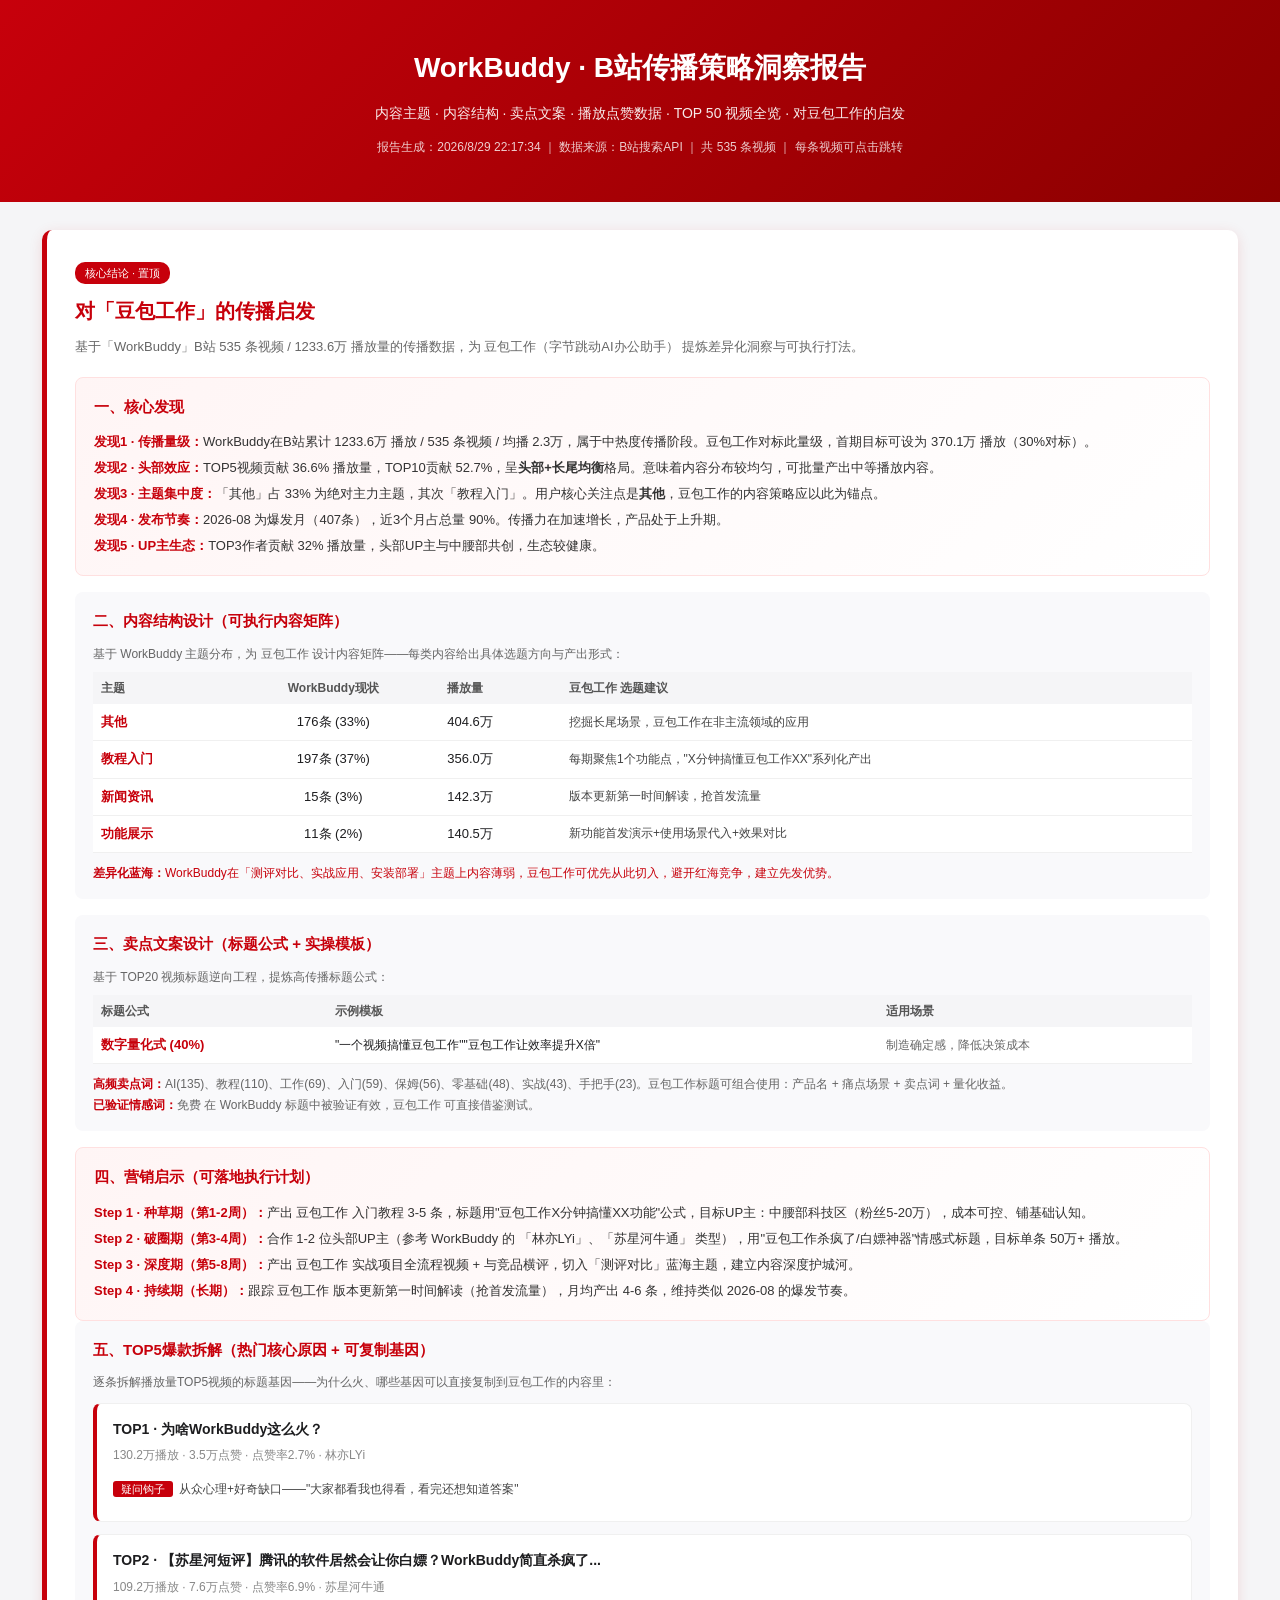
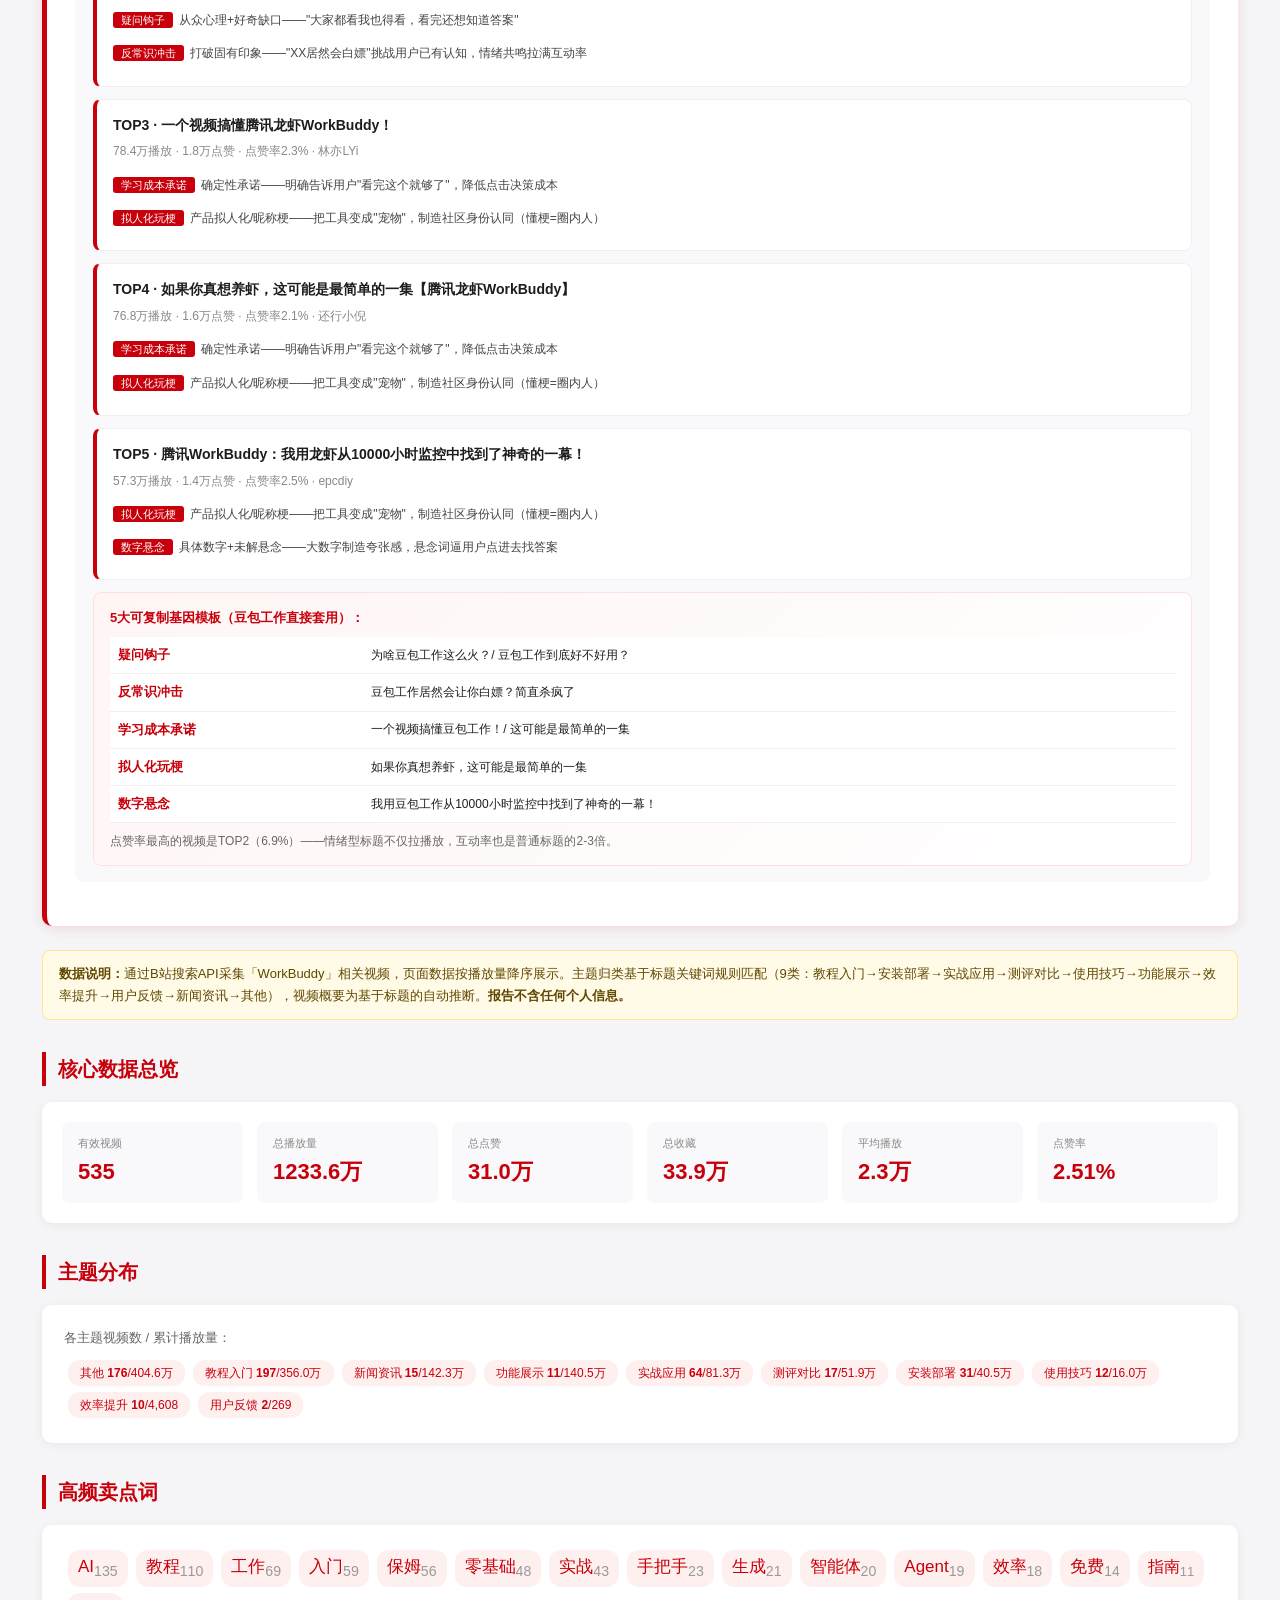
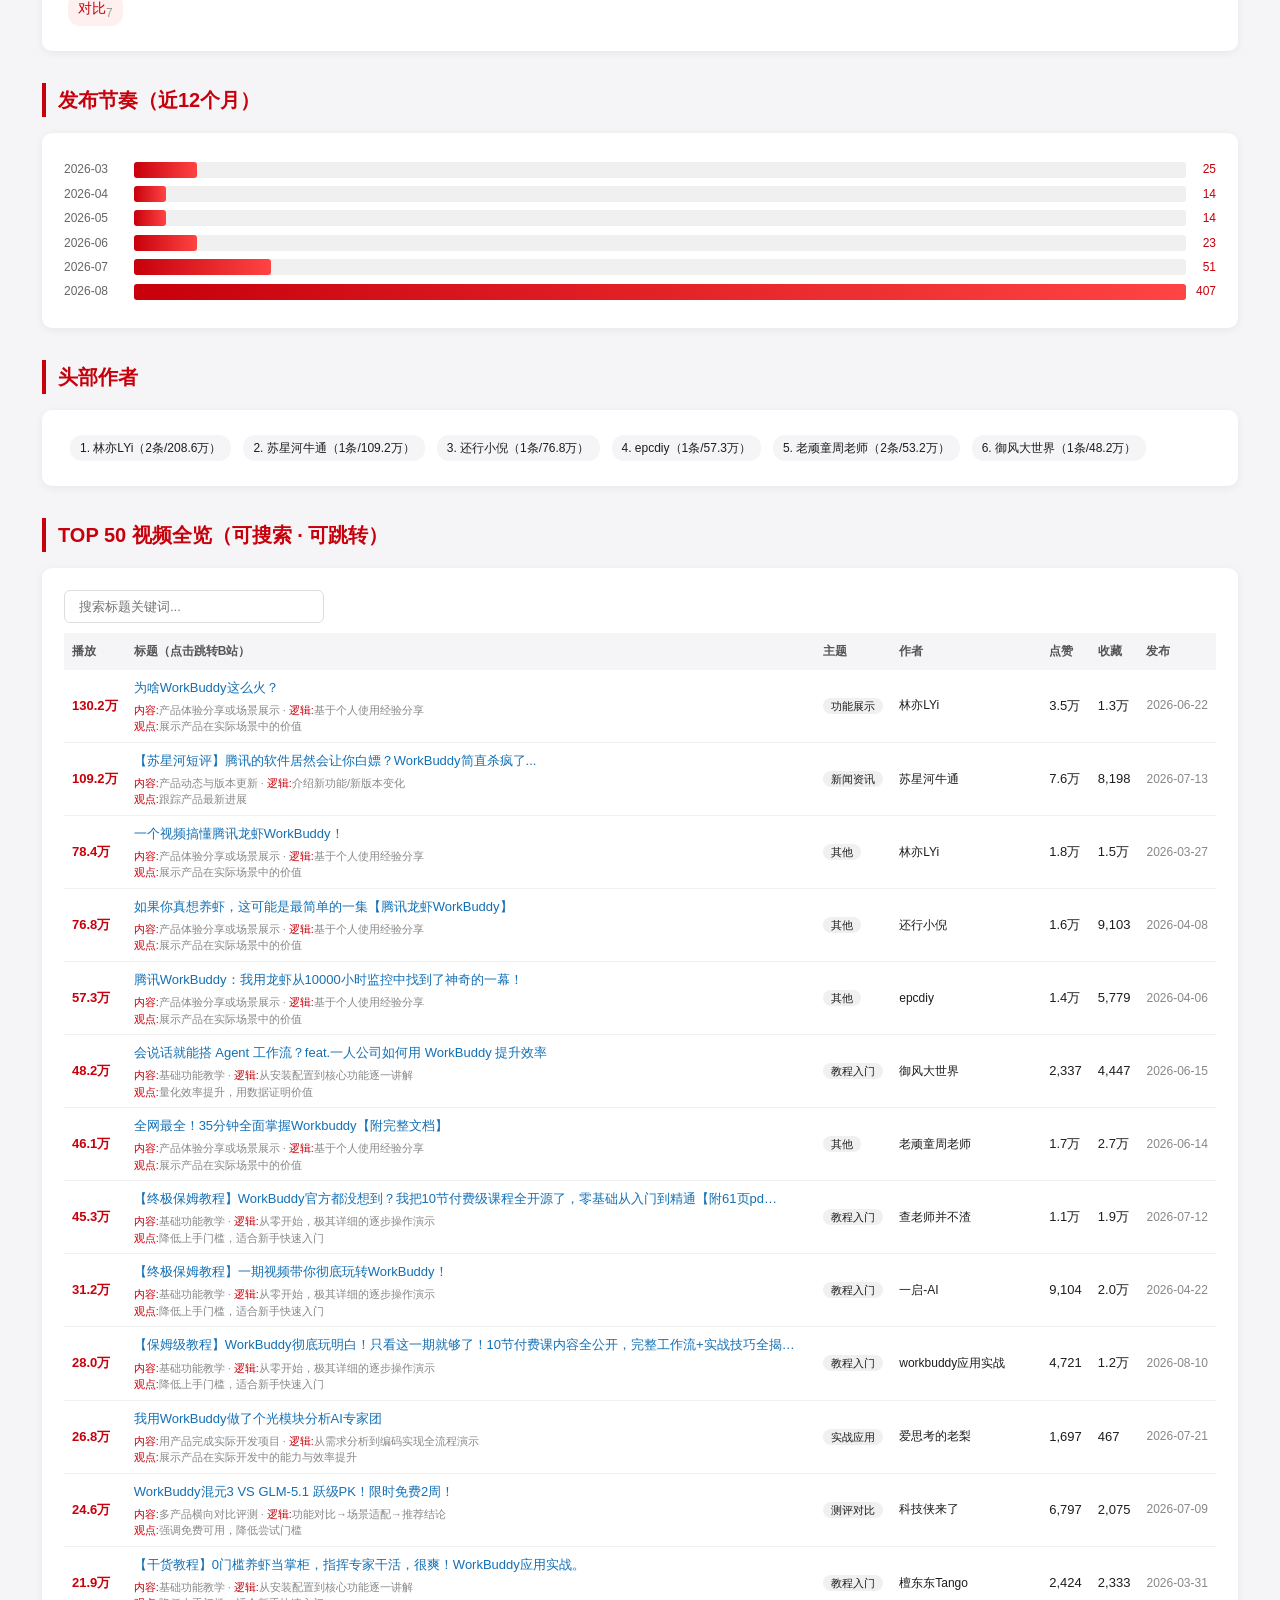
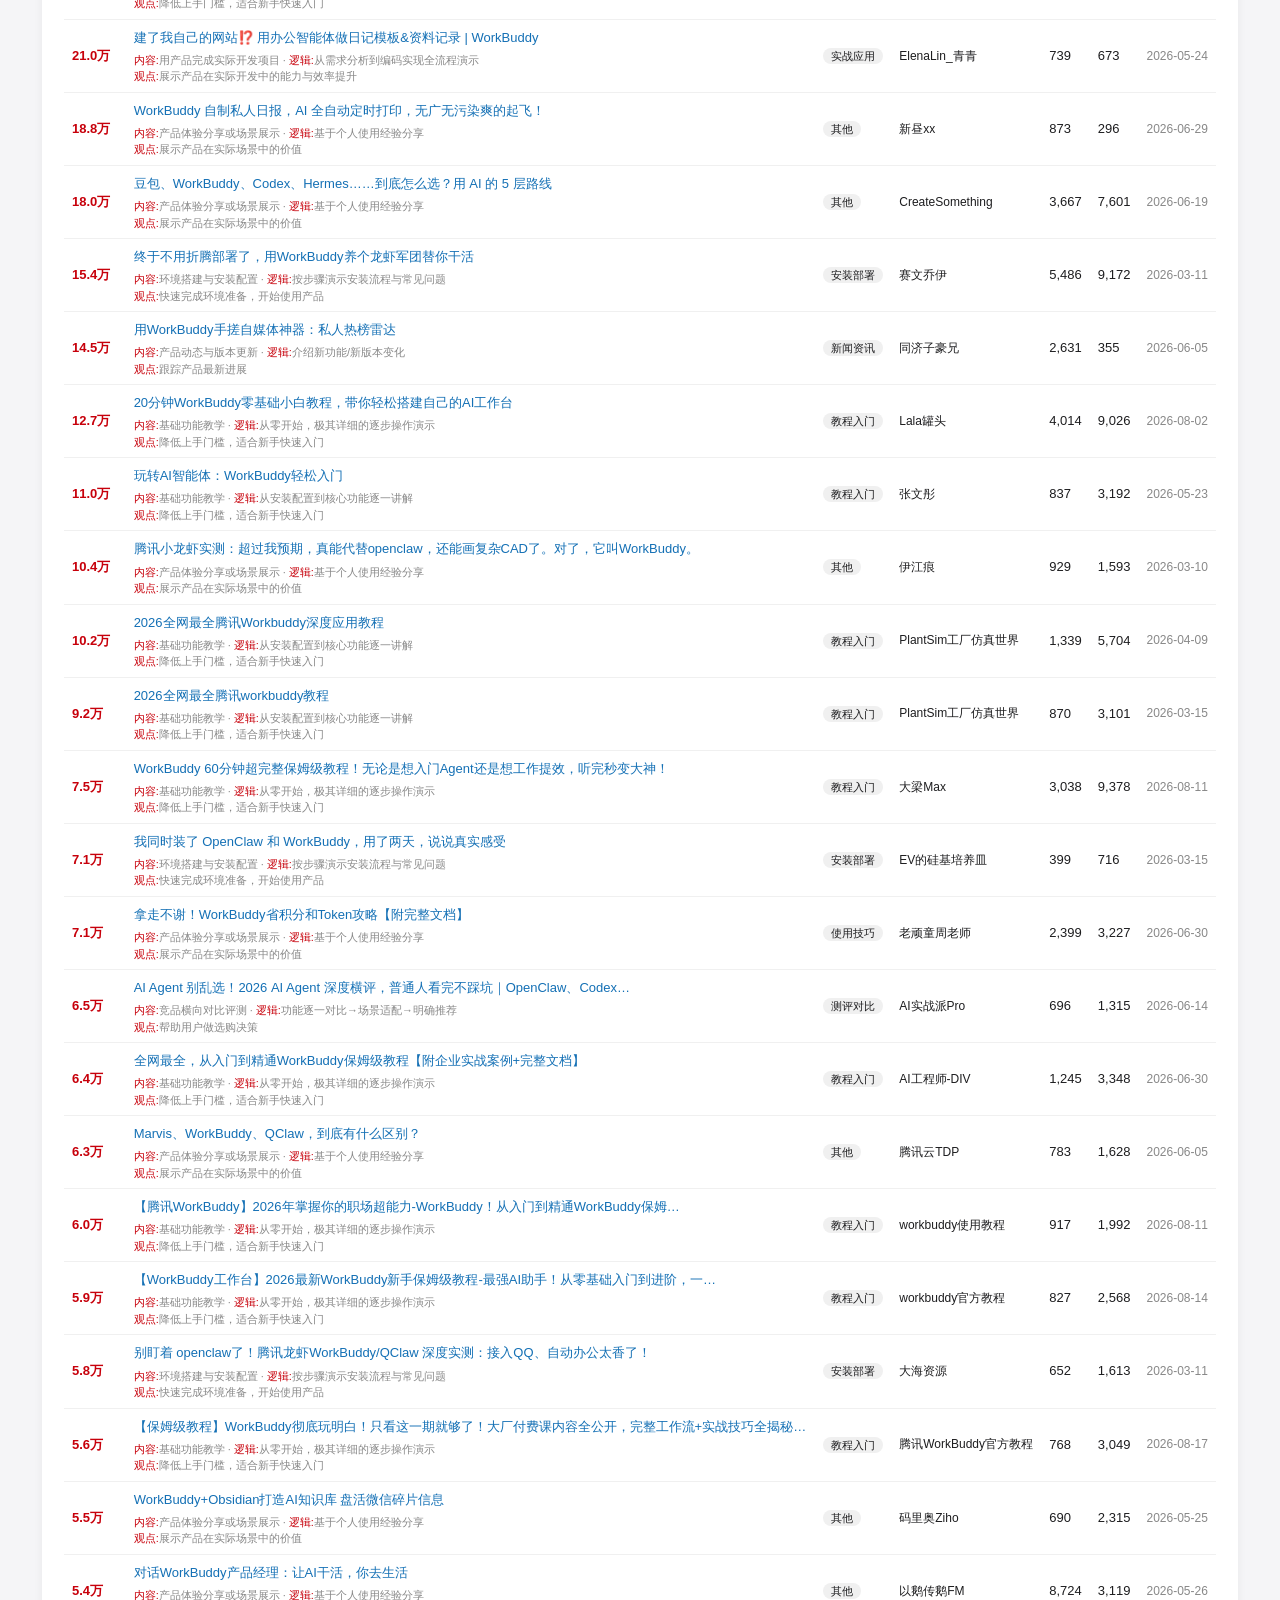
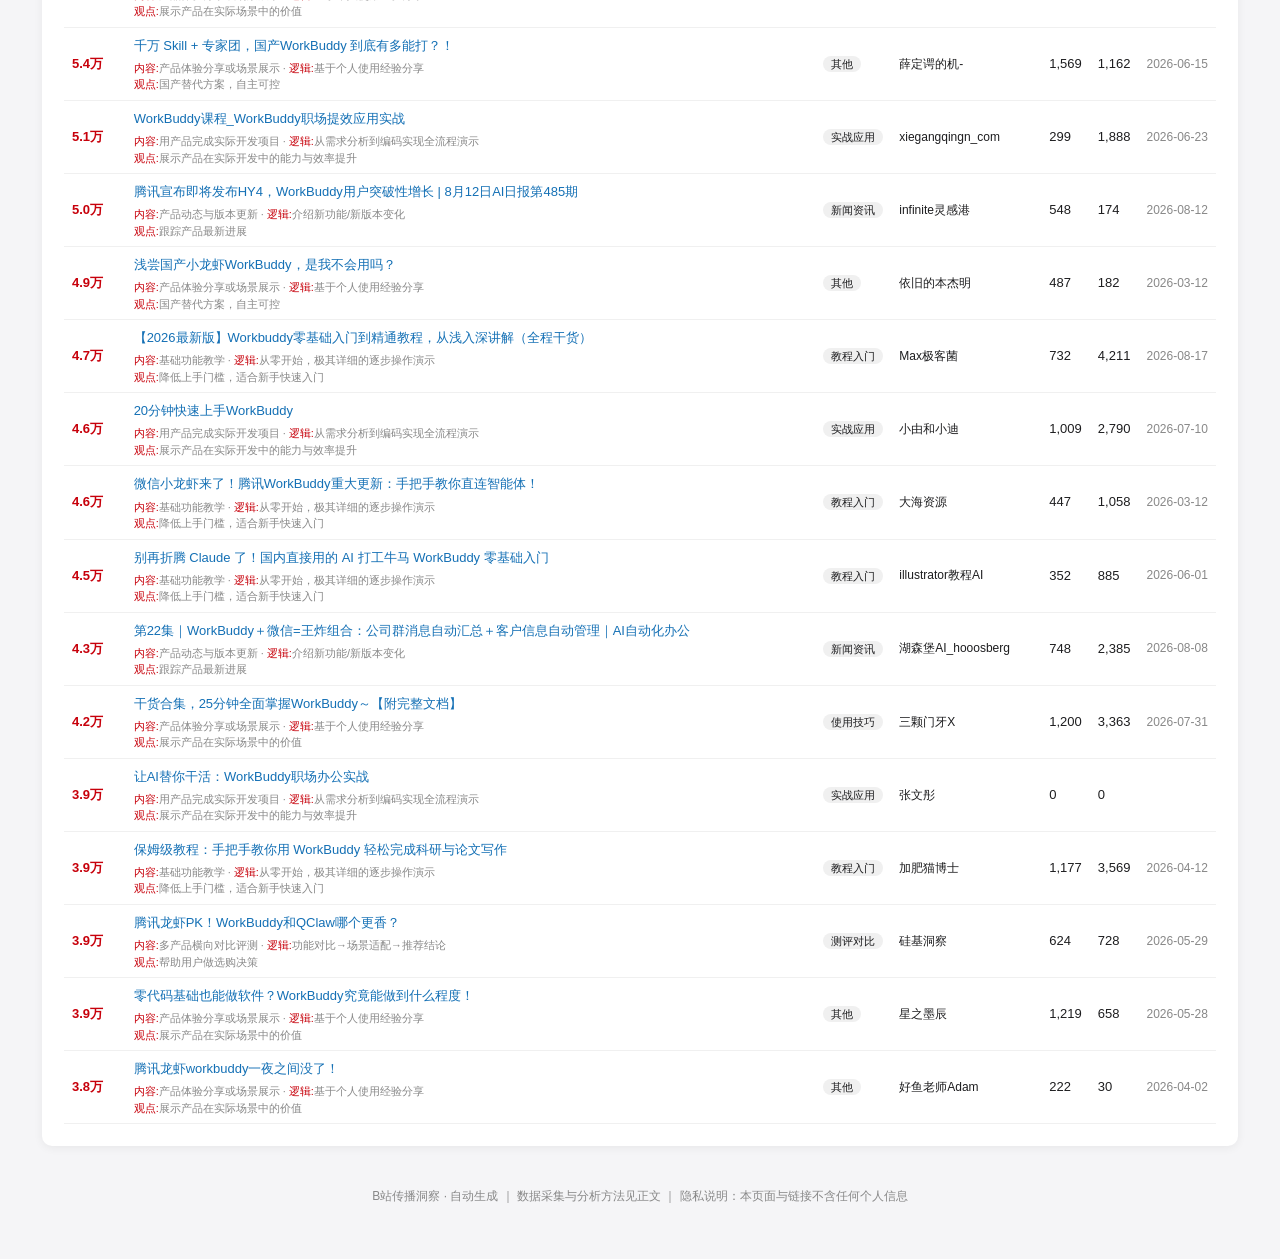
<file: 文章分析/bilibili/2026-08-WorkBuddy-B站传播策略洞察报告-完整版.html>
<!DOCTYPE html>
<html lang="zh-CN"><head><meta charset="UTF-8"><meta name="viewport" content="width=device-width,initial-scale=1.0">
<title>WorkBuddy B站传播策略洞察报告</title>
<style>
*{margin:0;padding:0;box-sizing:border-box}
body{font-family:"Microsoft YaHei","微软雅黑",-apple-system,sans-serif;background:#f5f5f7;color:#1d1d1f;line-height:1.7}
.header{background:linear-gradient(135deg,#C7000B 0%,#8b0000 100%);color:#fff;padding:44px 40px;text-align:center}
.header h1{font-size:28px;margin-bottom:10px}
.header p{font-size:14px;opacity:.92;max-width:800px;margin:0 auto}
.header .meta{margin-top:12px;font-size:12px;opacity:.8}
.container{max-width:1240px;margin:0 auto;padding:28px 22px}
h2.sec{font-size:20px;color:#C7000B;border-left:4px solid #C7000B;padding-left:12px;margin:32px 0 16px}
.stats{display:flex;gap:14px;flex-wrap:wrap;background:#fff;border-radius:10px;padding:20px;box-shadow:0 2px 10px rgba(0,0,0,.06)}
.stat{background:#f9f9fb;border-radius:8px;padding:12px 16px;min-width:110px;flex:1}
.stat .l{font-size:11px;color:#888}
.stat .v{font-size:22px;font-weight:700;color:#C7000B}
.note{background:#fffbe6;border:1px solid #ffe58f;border-radius:8px;padding:12px 16px;margin:16px 0;font-size:13px;color:#614700}
.card{background:#fff;border-radius:10px;padding:22px;margin:16px 0;box-shadow:0 2px 10px rgba(0,0,0,.06)}
table{width:100%;border-collapse:collapse;font-size:13px;background:#fff}
th{background:#f5f5f7;padding:8px;text-align:left;font-weight:600;color:#555;font-size:12px}
td{padding:7px 8px;border-bottom:1px solid #f0f0f0}
tr:hover{background:#fff8f8}
.search{padding:8px 14px;border:1px solid #ddd;border-radius:6px;font-size:13px;width:260px;margin-bottom:10px}
.footer{text-align:center;padding:24px;color:#888;font-size:12px}
</style></head>
<body>
<div class="header">
<h1>WorkBuddy · B站传播策略洞察报告</h1>
<p>内容主题 · 内容结构 · 卖点文案 · 播放点赞数据 · TOP 50 视频全览 · 对豆包工作的启发</p>
<div class="meta">报告生成：2026/8/29 22:17:34 ｜ 数据来源：B站搜索API ｜ 共 535 条视频 ｜ 每条视频可点击跳转</div>
</div>
<div class="container">


<section style="background:#fff;border-radius:10px;padding:28px;margin:0 0 24px;box-shadow:0 3px 14px rgba(199,0,11,.12);border-left:5px solid #C7000B">
<div style="display:inline-block;background:#C7000B;color:#fff;font-size:11px;padding:2px 10px;border-radius:10px;margin-bottom:10px">核心结论 · 置顶</div>
<h2 style="font-size:20px;color:#C7000B;margin-bottom:8px">对「豆包工作」的传播启发</h2>
<p style="font-size:13px;color:#666;margin-bottom:18px">基于「WorkBuddy」B站 535 条视频 / 1233.6万 播放量的传播数据，为 豆包工作（字节跳动AI办公助手） 提炼差异化洞察与可执行打法。</p>

<!-- 板块1：核心发现 -->
<div style="background:linear-gradient(135deg,#fff5f5,#fff);border-radius:8px;padding:16px 18px;margin-bottom:16px;border:1px solid #ffe0e0">
<h3 style="font-size:15px;color:#C7000B;margin-bottom:10px">一、核心发现</h3>
<div style="font-size:13px;color:#333;line-height:2">
<strong style="color:#C7000B">发现1 · 传播量级：</strong>WorkBuddy在B站累计 1233.6万 播放 / 535 条视频 / 均播 2.3万，属于中热度传播阶段。豆包工作对标此量级，首期目标可设为 370.1万 播放（30%对标）。<br>
<strong style="color:#C7000B">发现2 · 头部效应：</strong>TOP5视频贡献 36.6% 播放量，TOP10贡献 52.7%，呈<strong>头部+长尾均衡</strong>格局。意味着内容分布较均匀，可批量产出中等播放内容。<br>
<strong style="color:#C7000B">发现3 · 主题集中度：</strong>「其他」占 33% 为绝对主力主题，其次「教程入门」。用户核心关注点是<strong>其他</strong>，豆包工作的内容策略应以此为锚点。<br>
<strong style="color:#C7000B">发现4 · 发布节奏：</strong>2026-08 为爆发月（407条），近3个月占总量 90%。传播力在加速增长，产品处于上升期。<br>
<strong style="color:#C7000B">发现5 · UP主生态：</strong>TOP3作者贡献 32% 播放量，头部UP主与中腰部共创，生态较健康。
</div>
</div>

<!-- 板块2：内容结构设计 -->
<div style="background:#f9f9fb;border-radius:8px;padding:16px 18px;margin-bottom:16px">
<h3 style="font-size:15px;color:#C7000B;margin-bottom:10px">二、内容结构设计（可执行内容矩阵）</h3>
<p style="font-size:12px;color:#666;margin-bottom:8px">基于 WorkBuddy 主题分布，为 豆包工作 设计内容矩阵——每类内容给出具体选题方向与产出形式：</p>
<table style="width:100%;border-collapse:collapse;font-size:13px">
<thead><tr style="background:#f0f0f0"><th style="padding:6px 8px;text-align:left">主题</th><th style="padding:6px 8px;text-align:center">WorkBuddy现状</th><th style="padding:6px 8px;text-align:left">播放量</th><th style="padding:6px 8px;text-align:left">豆包工作 选题建议</th></tr></thead>
<tbody><tr><td style="font-weight:600;color:#C7000B">其他</td><td style="text-align:center">176条 (33%)</td><td>404.6万</td><td style="font-size:12px;color:#444">挖掘长尾场景，豆包工作在非主流领域的应用</td></tr><tr><td style="font-weight:600;color:#C7000B">教程入门</td><td style="text-align:center">197条 (37%)</td><td>356.0万</td><td style="font-size:12px;color:#444">每期聚焦1个功能点，"X分钟搞懂豆包工作XX"系列化产出</td></tr><tr><td style="font-weight:600;color:#C7000B">新闻资讯</td><td style="text-align:center">15条 (3%)</td><td>142.3万</td><td style="font-size:12px;color:#444">版本更新第一时间解读，抢首发流量</td></tr><tr><td style="font-weight:600;color:#C7000B">功能展示</td><td style="text-align:center">11条 (2%)</td><td>140.5万</td><td style="font-size:12px;color:#444">新功能首发演示+使用场景代入+效果对比</td></tr></tbody></table>
<p style="font-size:12px;color:#C7000B;margin-top:10px"><strong>差异化蓝海：</strong>WorkBuddy在「测评对比、实战应用、安装部署」主题上内容薄弱，豆包工作可优先从此切入，避开红海竞争，建立先发优势。</p>
</div>

<!-- 板块3：卖点文案设计 -->
<div style="background:#f9f9fb;border-radius:8px;padding:16px 18px;margin-bottom:16px">
<h3 style="font-size:15px;color:#C7000B;margin-bottom:10px">三、卖点文案设计（标题公式 + 实操模板）</h3>
<p style="font-size:12px;color:#666;margin-bottom:8px">基于 TOP20 视频标题逆向工程，提炼高传播标题公式：</p>
<table style="width:100%;border-collapse:collapse;font-size:13px">
<thead><tr style="background:#f0f0f0"><th style="padding:6px 8px;text-align:left">标题公式</th><th style="padding:6px 8px;text-align:left">示例模板</th><th style="padding:6px 8px;text-align:left">适用场景</th></tr></thead>
<tbody><tr><td style="font-weight:600;color:#C7000B">数字量化式 (40%)</td><td style="font-size:12px">"一个视频搞懂豆包工作""豆包工作让效率提升X倍"</td><td style="font-size:12px;color:#666">制造确定感，降低决策成本</td></tr></tbody></table>
<p style="font-size:12px;color:#666;margin-top:10px"><strong style="color:#C7000B">高频卖点词：</strong>AI(135)、教程(110)、工作(69)、入门(59)、保姆(56)、零基础(48)、实战(43)、手把手(23)。豆包工作标题可组合使用：产品名 + 痛点场景 + 卖点词 + 量化收益。</p>
<p style="font-size:12px;color:#666"><strong style="color:#C7000B">已验证情感词：</strong>免费 在 WorkBuddy 标题中被验证有效，豆包工作 可直接借鉴测试。</p>
</div>

<!-- 板块4：营销启示 -->
<div style="background:linear-gradient(135deg,#fff5f5,#fff);border-radius:8px;padding:16px 18px;border:1px solid #ffe0e0">
<h3 style="font-size:15px;color:#C7000B;margin-bottom:10px">四、营销启示（可落地执行计划）</h3>
<div style="font-size:13px;color:#333;line-height:2">
<strong style="color:#C7000B">Step 1 · 种草期（第1-2周）：</strong>产出 豆包工作 入门教程 3-5 条，标题用"豆包工作X分钟搞懂XX功能"公式，目标UP主：中腰部科技区（粉丝5-20万），成本可控、铺基础认知。<br>
<strong style="color:#C7000B">Step 2 · 破圈期（第3-4周）：</strong>合作 1-2 位头部UP主（参考 WorkBuddy 的 「林亦LYi」、「苏星河牛通」 类型），用"豆包工作杀疯了/白嫖神器"情感式标题，目标单条 50万+ 播放。<br>
<strong style="color:#C7000B">Step 3 · 深度期（第5-8周）：</strong>产出 豆包工作 实战项目全流程视频 + 与竞品横评，切入「测评对比」蓝海主题，建立内容深度护城河。<br>
<strong style="color:#C7000B">Step 4 · 持续期（长期）：</strong>跟踪 豆包工作 版本更新第一时间解读（抢首发流量），月均产出 4-6 条，维持类似 2026-08 的爆发节奏。
</div>
</div>


<div style="background:#f9f9fb;border-radius:8px;padding:16px 18px;margin-bottom:16px">
<h3 style="font-size:15px;color:#C7000B;margin-bottom:10px">五、TOP5爆款拆解（热门核心原因 + 可复制基因）</h3>
<p style="font-size:12px;color:#666;margin-bottom:10px">逐条拆解播放量TOP5视频的标题基因——为什么火、哪些基因可以直接复制到豆包工作的内容里：</p>
<div style="background:#fff;border:1px solid #f0f0f0;border-left:4px solid #C7000B;border-radius:8px;padding:14px 16px;margin-bottom:12px">
<div style="font-size:14px;font-weight:600;color:#1d1d1f;margin-bottom:4px">TOP1 · 为啥WorkBuddy这么火？</div>
<div style="font-size:12px;color:#888;margin-bottom:8px">130.2万播放 · 3.5万点赞 · 点赞率2.7% · 林亦LYi</div>
<div style="margin:6px 0"><span style="background:#C7000B;color:#fff;font-size:11px;padding:2px 8px;border-radius:3px;margin-right:6px">疑问钩子</span><span style="font-size:12px;color:#444">从众心理+好奇缺口——"大家都看我也得看，看完还想知道答案"</span></div>
</div><div style="background:#fff;border:1px solid #f0f0f0;border-left:4px solid #C7000B;border-radius:8px;padding:14px 16px;margin-bottom:12px">
<div style="font-size:14px;font-weight:600;color:#1d1d1f;margin-bottom:4px">TOP2 · 【苏星河短评】腾讯的软件居然会让你白嫖？WorkBuddy简直杀疯了...</div>
<div style="font-size:12px;color:#888;margin-bottom:8px">109.2万播放 · 7.6万点赞 · 点赞率6.9% · 苏星河牛通</div>
<div style="margin:6px 0"><span style="background:#C7000B;color:#fff;font-size:11px;padding:2px 8px;border-radius:3px;margin-right:6px">疑问钩子</span><span style="font-size:12px;color:#444">从众心理+好奇缺口——"大家都看我也得看，看完还想知道答案"</span></div><div style="margin:6px 0"><span style="background:#C7000B;color:#fff;font-size:11px;padding:2px 8px;border-radius:3px;margin-right:6px">反常识冲击</span><span style="font-size:12px;color:#444">打破固有印象——"XX居然会白嫖"挑战用户已有认知，情绪共鸣拉满互动率</span></div>
</div><div style="background:#fff;border:1px solid #f0f0f0;border-left:4px solid #C7000B;border-radius:8px;padding:14px 16px;margin-bottom:12px">
<div style="font-size:14px;font-weight:600;color:#1d1d1f;margin-bottom:4px">TOP3 · 一个视频搞懂腾讯龙虾WorkBuddy！</div>
<div style="font-size:12px;color:#888;margin-bottom:8px">78.4万播放 · 1.8万点赞 · 点赞率2.3% · 林亦LYi</div>
<div style="margin:6px 0"><span style="background:#C7000B;color:#fff;font-size:11px;padding:2px 8px;border-radius:3px;margin-right:6px">学习成本承诺</span><span style="font-size:12px;color:#444">确定性承诺——明确告诉用户"看完这个就够了"，降低点击决策成本</span></div><div style="margin:6px 0"><span style="background:#C7000B;color:#fff;font-size:11px;padding:2px 8px;border-radius:3px;margin-right:6px">拟人化玩梗</span><span style="font-size:12px;color:#444">产品拟人化/昵称梗——把工具变成"宠物"，制造社区身份认同（懂梗=圈内人）</span></div>
</div><div style="background:#fff;border:1px solid #f0f0f0;border-left:4px solid #C7000B;border-radius:8px;padding:14px 16px;margin-bottom:12px">
<div style="font-size:14px;font-weight:600;color:#1d1d1f;margin-bottom:4px">TOP4 · 如果你真想养虾，这可能是最简单的一集【腾讯龙虾WorkBuddy】</div>
<div style="font-size:12px;color:#888;margin-bottom:8px">76.8万播放 · 1.6万点赞 · 点赞率2.1% · 还行小倪</div>
<div style="margin:6px 0"><span style="background:#C7000B;color:#fff;font-size:11px;padding:2px 8px;border-radius:3px;margin-right:6px">学习成本承诺</span><span style="font-size:12px;color:#444">确定性承诺——明确告诉用户"看完这个就够了"，降低点击决策成本</span></div><div style="margin:6px 0"><span style="background:#C7000B;color:#fff;font-size:11px;padding:2px 8px;border-radius:3px;margin-right:6px">拟人化玩梗</span><span style="font-size:12px;color:#444">产品拟人化/昵称梗——把工具变成"宠物"，制造社区身份认同（懂梗=圈内人）</span></div>
</div><div style="background:#fff;border:1px solid #f0f0f0;border-left:4px solid #C7000B;border-radius:8px;padding:14px 16px;margin-bottom:12px">
<div style="font-size:14px;font-weight:600;color:#1d1d1f;margin-bottom:4px">TOP5 · 腾讯WorkBuddy：我用龙虾从10000小时监控中找到了神奇的一幕！</div>
<div style="font-size:12px;color:#888;margin-bottom:8px">57.3万播放 · 1.4万点赞 · 点赞率2.5% · epcdiy</div>
<div style="margin:6px 0"><span style="background:#C7000B;color:#fff;font-size:11px;padding:2px 8px;border-radius:3px;margin-right:6px">拟人化玩梗</span><span style="font-size:12px;color:#444">产品拟人化/昵称梗——把工具变成"宠物"，制造社区身份认同（懂梗=圈内人）</span></div><div style="margin:6px 0"><span style="background:#C7000B;color:#fff;font-size:11px;padding:2px 8px;border-radius:3px;margin-right:6px">数字悬念</span><span style="font-size:12px;color:#444">具体数字+未解悬念——大数字制造夸张感，悬念词逼用户点进去找答案</span></div>
</div>
<div style="background:linear-gradient(135deg,#fff5f5,#fff);border-radius:8px;padding:14px 16px;border:1px solid #ffe0e0">
<p style="font-size:13px;color:#C7000B;font-weight:600;margin-bottom:8px">5大可复制基因模板（豆包工作直接套用）：</p>
<table style="width:100%;border-collapse:collapse;font-size:13px"><tr><td style="font-weight:600;color:#C7000B">疑问钩子</td><td style="font-size:12px">为啥豆包工作这么火？/ 豆包工作到底好不好用？</td></tr><tr><td style="font-weight:600;color:#C7000B">反常识冲击</td><td style="font-size:12px">豆包工作居然会让你白嫖？简直杀疯了</td></tr><tr><td style="font-weight:600;color:#C7000B">学习成本承诺</td><td style="font-size:12px">一个视频搞懂豆包工作！/ 这可能是最简单的一集</td></tr><tr><td style="font-weight:600;color:#C7000B">拟人化玩梗</td><td style="font-size:12px">如果你真想养虾，这可能是最简单的一集</td></tr><tr><td style="font-weight:600;color:#C7000B">数字悬念</td><td style="font-size:12px">我用豆包工作从10000小时监控中找到了神奇的一幕！</td></tr></table>
<p style="font-size:12px;color:#666;margin-top:8px">点赞率最高的视频是TOP2（6.9%）——情绪型标题不仅拉播放，互动率也是普通标题的2-3倍。</p>
</div>
</div>
</section>

<div class="note"><b>数据说明：</b>通过B站搜索API采集「WorkBuddy」相关视频，页面数据按播放量降序展示。主题归类基于标题关键词规则匹配（9类：教程入门→安装部署→实战应用→测评对比→使用技巧→功能展示→效率提升→用户反馈→新闻资讯→其他），视频概要为基于标题的自动推断。<strong>报告不含任何个人信息。</strong></div>

<h2 class="sec">核心数据总览</h2>
<div class="stats">
<div class="stat"><div class="l">有效视频</div><div class="v" style="font-size:22px;font-weight:700;color:#C7000B">535</div></div>
<div class="stat"><div class="l">总播放量</div><div class="v">1233.6万</div></div>
<div class="stat"><div class="l">总点赞</div><div class="v">31.0万</div></div>
<div class="stat"><div class="l">总收藏</div><div class="v">33.9万</div></div>
<div class="stat"><div class="l">平均播放</div><div class="v">2.3万</div></div>
<div class="stat"><div class="l">点赞率</div><div class="v">2.51%</div></div>
</div>

<h2 class="sec">主题分布</h2>
<div class="card"><div style="margin-bottom:8px;font-size:13px;color:#666">各主题视频数 / 累计播放量：</div><span style="background:#fff0f0;color:#C7000B;border-radius:12px;padding:3px 12px;font-size:12px;margin:3px 4px;display:inline-block">其他 <b>176</b>/404.6万</span><span style="background:#fff0f0;color:#C7000B;border-radius:12px;padding:3px 12px;font-size:12px;margin:3px 4px;display:inline-block">教程入门 <b>197</b>/356.0万</span><span style="background:#fff0f0;color:#C7000B;border-radius:12px;padding:3px 12px;font-size:12px;margin:3px 4px;display:inline-block">新闻资讯 <b>15</b>/142.3万</span><span style="background:#fff0f0;color:#C7000B;border-radius:12px;padding:3px 12px;font-size:12px;margin:3px 4px;display:inline-block">功能展示 <b>11</b>/140.5万</span><span style="background:#fff0f0;color:#C7000B;border-radius:12px;padding:3px 12px;font-size:12px;margin:3px 4px;display:inline-block">实战应用 <b>64</b>/81.3万</span><span style="background:#fff0f0;color:#C7000B;border-radius:12px;padding:3px 12px;font-size:12px;margin:3px 4px;display:inline-block">测评对比 <b>17</b>/51.9万</span><span style="background:#fff0f0;color:#C7000B;border-radius:12px;padding:3px 12px;font-size:12px;margin:3px 4px;display:inline-block">安装部署 <b>31</b>/40.5万</span><span style="background:#fff0f0;color:#C7000B;border-radius:12px;padding:3px 12px;font-size:12px;margin:3px 4px;display:inline-block">使用技巧 <b>12</b>/16.0万</span><span style="background:#fff0f0;color:#C7000B;border-radius:12px;padding:3px 12px;font-size:12px;margin:3px 4px;display:inline-block">效率提升 <b>10</b>/4,608</span><span style="background:#fff0f0;color:#C7000B;border-radius:12px;padding:3px 12px;font-size:12px;margin:3px 4px;display:inline-block">用户反馈 <b>2</b>/269</span></div>

<h2 class="sec">高频卖点词</h2>
<div class="card"><span style="display:inline-block;margin:3px 4px;padding:3px 10px;border-radius:12px;background:#fff0f0;color:#C7000B;font-size:17px">AI<sub style="color:#999">135</sub></span><span style="display:inline-block;margin:3px 4px;padding:3px 10px;border-radius:12px;background:#fff0f0;color:#C7000B;font-size:17px">教程<sub style="color:#999">110</sub></span><span style="display:inline-block;margin:3px 4px;padding:3px 10px;border-radius:12px;background:#fff0f0;color:#C7000B;font-size:17px">工作<sub style="color:#999">69</sub></span><span style="display:inline-block;margin:3px 4px;padding:3px 10px;border-radius:12px;background:#fff0f0;color:#C7000B;font-size:17px">入门<sub style="color:#999">59</sub></span><span style="display:inline-block;margin:3px 4px;padding:3px 10px;border-radius:12px;background:#fff0f0;color:#C7000B;font-size:17px">保姆<sub style="color:#999">56</sub></span><span style="display:inline-block;margin:3px 4px;padding:3px 10px;border-radius:12px;background:#fff0f0;color:#C7000B;font-size:17px">零基础<sub style="color:#999">48</sub></span><span style="display:inline-block;margin:3px 4px;padding:3px 10px;border-radius:12px;background:#fff0f0;color:#C7000B;font-size:17px">实战<sub style="color:#999">43</sub></span><span style="display:inline-block;margin:3px 4px;padding:3px 10px;border-radius:12px;background:#fff0f0;color:#C7000B;font-size:17px">手把手<sub style="color:#999">23</sub></span><span style="display:inline-block;margin:3px 4px;padding:3px 10px;border-radius:12px;background:#fff0f0;color:#C7000B;font-size:17px">生成<sub style="color:#999">21</sub></span><span style="display:inline-block;margin:3px 4px;padding:3px 10px;border-radius:12px;background:#fff0f0;color:#C7000B;font-size:17px">智能体<sub style="color:#999">20</sub></span><span style="display:inline-block;margin:3px 4px;padding:3px 10px;border-radius:12px;background:#fff0f0;color:#C7000B;font-size:17px">Agent<sub style="color:#999">19</sub></span><span style="display:inline-block;margin:3px 4px;padding:3px 10px;border-radius:12px;background:#fff0f0;color:#C7000B;font-size:17px">效率<sub style="color:#999">18</sub></span><span style="display:inline-block;margin:3px 4px;padding:3px 10px;border-radius:12px;background:#fff0f0;color:#C7000B;font-size:16.666666666666668px">免费<sub style="color:#999">14</sub></span><span style="display:inline-block;margin:3px 4px;padding:3px 10px;border-radius:12px;background:#fff0f0;color:#C7000B;font-size:15.666666666666666px">指南<sub style="color:#999">11</sub></span><span style="display:inline-block;margin:3px 4px;padding:3px 10px;border-radius:12px;background:#fff0f0;color:#C7000B;font-size:14.333333333333334px">对比<sub style="color:#999">7</sub></span></div>

<h2 class="sec">发布节奏（近12个月）</h2>
<div class="card"><div style="margin:4px 0;display:flex;align-items:center"><span style="width:70px;font-size:12px;color:#666">2026-03</span><div style="flex:1;background:#f0f0f0;border-radius:3px;height:16px"><div style="background:linear-gradient(90deg,#C7000B,#ff4444);height:16px;border-radius:3px;width:6%"></div></div><span style="width:30px;text-align:right;font-size:12px;color:#C7000B">25</span></div><div style="margin:4px 0;display:flex;align-items:center"><span style="width:70px;font-size:12px;color:#666">2026-04</span><div style="flex:1;background:#f0f0f0;border-radius:3px;height:16px"><div style="background:linear-gradient(90deg,#C7000B,#ff4444);height:16px;border-radius:3px;width:3%"></div></div><span style="width:30px;text-align:right;font-size:12px;color:#C7000B">14</span></div><div style="margin:4px 0;display:flex;align-items:center"><span style="width:70px;font-size:12px;color:#666">2026-05</span><div style="flex:1;background:#f0f0f0;border-radius:3px;height:16px"><div style="background:linear-gradient(90deg,#C7000B,#ff4444);height:16px;border-radius:3px;width:3%"></div></div><span style="width:30px;text-align:right;font-size:12px;color:#C7000B">14</span></div><div style="margin:4px 0;display:flex;align-items:center"><span style="width:70px;font-size:12px;color:#666">2026-06</span><div style="flex:1;background:#f0f0f0;border-radius:3px;height:16px"><div style="background:linear-gradient(90deg,#C7000B,#ff4444);height:16px;border-radius:3px;width:6%"></div></div><span style="width:30px;text-align:right;font-size:12px;color:#C7000B">23</span></div><div style="margin:4px 0;display:flex;align-items:center"><span style="width:70px;font-size:12px;color:#666">2026-07</span><div style="flex:1;background:#f0f0f0;border-radius:3px;height:16px"><div style="background:linear-gradient(90deg,#C7000B,#ff4444);height:16px;border-radius:3px;width:13%"></div></div><span style="width:30px;text-align:right;font-size:12px;color:#C7000B">51</span></div><div style="margin:4px 0;display:flex;align-items:center"><span style="width:70px;font-size:12px;color:#666">2026-08</span><div style="flex:1;background:#f0f0f0;border-radius:3px;height:16px"><div style="background:linear-gradient(90deg,#C7000B,#ff4444);height:16px;border-radius:3px;width:100%"></div></div><span style="width:30px;text-align:right;font-size:12px;color:#C7000B">407</span></div></div>

<h2 class="sec">头部作者</h2>
<div class="card"><span style="display:inline-block;margin:3px 6px;padding:3px 10px;background:#f5f5f7;border-radius:12px;font-size:12px">1. 林亦LYi（2条/208.6万）</span><span style="display:inline-block;margin:3px 6px;padding:3px 10px;background:#f5f5f7;border-radius:12px;font-size:12px">2. 苏星河牛通（1条/109.2万）</span><span style="display:inline-block;margin:3px 6px;padding:3px 10px;background:#f5f5f7;border-radius:12px;font-size:12px">3. 还行小倪（1条/76.8万）</span><span style="display:inline-block;margin:3px 6px;padding:3px 10px;background:#f5f5f7;border-radius:12px;font-size:12px">4. epcdiy（1条/57.3万）</span><span style="display:inline-block;margin:3px 6px;padding:3px 10px;background:#f5f5f7;border-radius:12px;font-size:12px">5. 老顽童周老师（2条/53.2万）</span><span style="display:inline-block;margin:3px 6px;padding:3px 10px;background:#f5f5f7;border-radius:12px;font-size:12px">6. 御风大世界（1条/48.2万）</span></div>

<h2 class="sec">TOP 50 视频全览（可搜索 · 可跳转）</h2>
<div class="card">
<input class="search" placeholder="搜索标题关键词..." oninput="filterRows(this.value)">
<table id="vidTable"><thead><tr><th>播放</th><th>标题（点击跳转B站）</th><th>主题</th><th>作者</th><th>点赞</th><th>收藏</th><th>发布</th></tr></thead><tbody><tr>
<td style="color:#C7000B;font-weight:700">130.2万</td>
<td><a href="https://www.bilibili.com/video/BV1DK7K65Ex2" target="_blank" title="为啥WorkBuddy这么火？" style="color:#1470b5;text-decoration:none">为啥WorkBuddy这么火？</a>
<div style="font-size:11px;color:#888;margin-top:3px;line-height:1.5"><span style="color:#C7000B">内容:</span>产品体验分享或场景展示 · <span style="color:#C7000B">逻辑:</span>基于个人使用经验分享<br><span style="color:#C7000B">观点:</span>展示产品在实际场景中的价值</div></td>
<td><span style="background:#f0f0f0;border-radius:10px;padding:2px 8px;font-size:11px">功能展示</span></td>
<td style="font-size:12px">林亦LYi</td><td>3.5万</td><td>1.3万</td><td style="font-size:12px;color:#888">2026-06-22</td></tr><tr>
<td style="color:#C7000B;font-weight:700">109.2万</td>
<td><a href="https://www.bilibili.com/video/BV15VNm6BETv" target="_blank" title="【苏星河短评】腾讯的软件居然会让你白嫖？WorkBuddy简直杀疯了..." style="color:#1470b5;text-decoration:none">【苏星河短评】腾讯的软件居然会让你白嫖？WorkBuddy简直杀疯了...</a>
<div style="font-size:11px;color:#888;margin-top:3px;line-height:1.5"><span style="color:#C7000B">内容:</span>产品动态与版本更新 · <span style="color:#C7000B">逻辑:</span>介绍新功能/新版本变化<br><span style="color:#C7000B">观点:</span>跟踪产品最新进展</div></td>
<td><span style="background:#f0f0f0;border-radius:10px;padding:2px 8px;font-size:11px">新闻资讯</span></td>
<td style="font-size:12px">苏星河牛通</td><td>7.6万</td><td>8,198</td><td style="font-size:12px;color:#888">2026-07-13</td></tr><tr>
<td style="color:#C7000B;font-weight:700">78.4万</td>
<td><a href="https://www.bilibili.com/video/BV1QRXABoEuu" target="_blank" title="一个视频搞懂腾讯龙虾WorkBuddy！" style="color:#1470b5;text-decoration:none">一个视频搞懂腾讯龙虾WorkBuddy！</a>
<div style="font-size:11px;color:#888;margin-top:3px;line-height:1.5"><span style="color:#C7000B">内容:</span>产品体验分享或场景展示 · <span style="color:#C7000B">逻辑:</span>基于个人使用经验分享<br><span style="color:#C7000B">观点:</span>展示产品在实际场景中的价值</div></td>
<td><span style="background:#f0f0f0;border-radius:10px;padding:2px 8px;font-size:11px">其他</span></td>
<td style="font-size:12px">林亦LYi</td><td>1.8万</td><td>1.5万</td><td style="font-size:12px;color:#888">2026-03-27</td></tr><tr>
<td style="color:#C7000B;font-weight:700">76.8万</td>
<td><a href="https://www.bilibili.com/video/BV1zxDjBTEAA" target="_blank" title="如果你真想养虾，这可能是最简单的一集【腾讯龙虾WorkBuddy】" style="color:#1470b5;text-decoration:none">如果你真想养虾，这可能是最简单的一集【腾讯龙虾WorkBuddy】</a>
<div style="font-size:11px;color:#888;margin-top:3px;line-height:1.5"><span style="color:#C7000B">内容:</span>产品体验分享或场景展示 · <span style="color:#C7000B">逻辑:</span>基于个人使用经验分享<br><span style="color:#C7000B">观点:</span>展示产品在实际场景中的价值</div></td>
<td><span style="background:#f0f0f0;border-radius:10px;padding:2px 8px;font-size:11px">其他</span></td>
<td style="font-size:12px">还行小倪</td><td>1.6万</td><td>9,103</td><td style="font-size:12px;color:#888">2026-04-08</td></tr><tr>
<td style="color:#C7000B;font-weight:700">57.3万</td>
<td><a href="https://www.bilibili.com/video/BV18KSdB8EHD" target="_blank" title="腾讯WorkBuddy：我用龙虾从10000小时监控中找到了神奇的一幕！" style="color:#1470b5;text-decoration:none">腾讯WorkBuddy：我用龙虾从10000小时监控中找到了神奇的一幕！</a>
<div style="font-size:11px;color:#888;margin-top:3px;line-height:1.5"><span style="color:#C7000B">内容:</span>产品体验分享或场景展示 · <span style="color:#C7000B">逻辑:</span>基于个人使用经验分享<br><span style="color:#C7000B">观点:</span>展示产品在实际场景中的价值</div></td>
<td><span style="background:#f0f0f0;border-radius:10px;padding:2px 8px;font-size:11px">其他</span></td>
<td style="font-size:12px">epcdiy</td><td>1.4万</td><td>5,779</td><td style="font-size:12px;color:#888">2026-04-06</td></tr><tr>
<td style="color:#C7000B;font-weight:700">48.2万</td>
<td><a href="https://www.bilibili.com/video/BV1ngJH6yEKH" target="_blank" title="会说话就能搭 Agent 工作流？feat.一人公司如何用 WorkBuddy 提升效率" style="color:#1470b5;text-decoration:none">会说话就能搭 Agent 工作流？feat.一人公司如何用 WorkBuddy 提升效率</a>
<div style="font-size:11px;color:#888;margin-top:3px;line-height:1.5"><span style="color:#C7000B">内容:</span>基础功能教学 · <span style="color:#C7000B">逻辑:</span>从安装配置到核心功能逐一讲解<br><span style="color:#C7000B">观点:</span>量化效率提升，用数据证明价值</div></td>
<td><span style="background:#f0f0f0;border-radius:10px;padding:2px 8px;font-size:11px">教程入门</span></td>
<td style="font-size:12px">御风大世界</td><td>2,337</td><td>4,447</td><td style="font-size:12px;color:#888">2026-06-15</td></tr><tr>
<td style="color:#C7000B;font-weight:700">46.1万</td>
<td><a href="https://www.bilibili.com/video/BV1j1JP6oEHA" target="_blank" title="全网最全！35分钟全面掌握Workbuddy【附完整文档】" style="color:#1470b5;text-decoration:none">全网最全！35分钟全面掌握Workbuddy【附完整文档】</a>
<div style="font-size:11px;color:#888;margin-top:3px;line-height:1.5"><span style="color:#C7000B">内容:</span>产品体验分享或场景展示 · <span style="color:#C7000B">逻辑:</span>基于个人使用经验分享<br><span style="color:#C7000B">观点:</span>展示产品在实际场景中的价值</div></td>
<td><span style="background:#f0f0f0;border-radius:10px;padding:2px 8px;font-size:11px">其他</span></td>
<td style="font-size:12px">老顽童周老师</td><td>1.7万</td><td>2.7万</td><td style="font-size:12px;color:#888">2026-06-14</td></tr><tr>
<td style="color:#C7000B;font-weight:700">45.3万</td>
<td><a href="https://www.bilibili.com/video/BV1mfNu6HE4C" target="_blank" title="【终极保姆教程】WorkBuddy官方都没想到？我把10节付费级课程全开源了，零基础从入门到精通【附61页pdf资料】" style="color:#1470b5;text-decoration:none">【终极保姆教程】WorkBuddy官方都没想到？我把10节付费级课程全开源了，零基础从入门到精通【附61页pd…</a>
<div style="font-size:11px;color:#888;margin-top:3px;line-height:1.5"><span style="color:#C7000B">内容:</span>基础功能教学 · <span style="color:#C7000B">逻辑:</span>从零开始，极其详细的逐步操作演示<br><span style="color:#C7000B">观点:</span>降低上手门槛，适合新手快速入门</div></td>
<td><span style="background:#f0f0f0;border-radius:10px;padding:2px 8px;font-size:11px">教程入门</span></td>
<td style="font-size:12px">查老师并不渣</td><td>1.1万</td><td>1.9万</td><td style="font-size:12px;color:#888">2026-07-12</td></tr><tr>
<td style="color:#C7000B;font-weight:700">31.2万</td>
<td><a href="https://www.bilibili.com/video/BV1mDoWBREHG" target="_blank" title="【终极保姆教程】一期视频带你彻底玩转WorkBuddy！" style="color:#1470b5;text-decoration:none">【终极保姆教程】一期视频带你彻底玩转WorkBuddy！</a>
<div style="font-size:11px;color:#888;margin-top:3px;line-height:1.5"><span style="color:#C7000B">内容:</span>基础功能教学 · <span style="color:#C7000B">逻辑:</span>从零开始，极其详细的逐步操作演示<br><span style="color:#C7000B">观点:</span>降低上手门槛，适合新手快速入门</div></td>
<td><span style="background:#f0f0f0;border-radius:10px;padding:2px 8px;font-size:11px">教程入门</span></td>
<td style="font-size:12px">一启-AI</td><td>9,104</td><td>2.0万</td><td style="font-size:12px;color:#888">2026-04-22</td></tr><tr>
<td style="color:#C7000B;font-weight:700">28.0万</td>
<td><a href="https://www.bilibili.com/video/BV1ABu96JEAR" target="_blank" title="【保姆级教程】WorkBuddy彻底玩明白！只看这一期就够了！10节付费课内容全公开，完整工作流+实战技巧全揭秘，零基础一小时从入门到精通【附完整资料】" style="color:#1470b5;text-decoration:none">【保姆级教程】WorkBuddy彻底玩明白！只看这一期就够了！10节付费课内容全公开，完整工作流+实战技巧全揭…</a>
<div style="font-size:11px;color:#888;margin-top:3px;line-height:1.5"><span style="color:#C7000B">内容:</span>基础功能教学 · <span style="color:#C7000B">逻辑:</span>从零开始，极其详细的逐步操作演示<br><span style="color:#C7000B">观点:</span>降低上手门槛，适合新手快速入门</div></td>
<td><span style="background:#f0f0f0;border-radius:10px;padding:2px 8px;font-size:11px">教程入门</span></td>
<td style="font-size:12px">workbuddy应用实战</td><td>4,721</td><td>1.2万</td><td style="font-size:12px;color:#888">2026-08-10</td></tr><tr>
<td style="color:#C7000B;font-weight:700">26.8万</td>
<td><a href="https://www.bilibili.com/video/BV1KsKb63ETm" target="_blank" title="我用WorkBuddy做了个光模块分析AI专家团" style="color:#1470b5;text-decoration:none">我用WorkBuddy做了个光模块分析AI专家团</a>
<div style="font-size:11px;color:#888;margin-top:3px;line-height:1.5"><span style="color:#C7000B">内容:</span>用产品完成实际开发项目 · <span style="color:#C7000B">逻辑:</span>从需求分析到编码实现全流程演示<br><span style="color:#C7000B">观点:</span>展示产品在实际开发中的能力与效率提升</div></td>
<td><span style="background:#f0f0f0;border-radius:10px;padding:2px 8px;font-size:11px">实战应用</span></td>
<td style="font-size:12px">爱思考的老梨</td><td>1,697</td><td>467</td><td style="font-size:12px;color:#888">2026-07-21</td></tr><tr>
<td style="color:#C7000B;font-weight:700">24.6万</td>
<td><a href="https://www.bilibili.com/video/BV12EME6HEgo" target="_blank" title="WorkBuddy混元3 VS GLM-5.1 跃级PK！限时免费2周！" style="color:#1470b5;text-decoration:none">WorkBuddy混元3 VS GLM-5.1 跃级PK！限时免费2周！</a>
<div style="font-size:11px;color:#888;margin-top:3px;line-height:1.5"><span style="color:#C7000B">内容:</span>多产品横向对比评测 · <span style="color:#C7000B">逻辑:</span>功能对比→场景适配→推荐结论<br><span style="color:#C7000B">观点:</span>强调免费可用，降低尝试门槛</div></td>
<td><span style="background:#f0f0f0;border-radius:10px;padding:2px 8px;font-size:11px">测评对比</span></td>
<td style="font-size:12px">科技侠来了</td><td>6,797</td><td>2,075</td><td style="font-size:12px;color:#888">2026-07-09</td></tr><tr>
<td style="color:#C7000B;font-weight:700">21.9万</td>
<td><a href="https://www.bilibili.com/video/BV1aRXqBREGm" target="_blank" title="【干货教程】0门槛养虾当掌柜，指挥专家干活，很爽！WorkBuddy应用实战。" style="color:#1470b5;text-decoration:none">【干货教程】0门槛养虾当掌柜，指挥专家干活，很爽！WorkBuddy应用实战。</a>
<div style="font-size:11px;color:#888;margin-top:3px;line-height:1.5"><span style="color:#C7000B">内容:</span>基础功能教学 · <span style="color:#C7000B">逻辑:</span>从安装配置到核心功能逐一讲解<br><span style="color:#C7000B">观点:</span>降低上手门槛，适合新手快速入门</div></td>
<td><span style="background:#f0f0f0;border-radius:10px;padding:2px 8px;font-size:11px">教程入门</span></td>
<td style="font-size:12px">檀东东Tango</td><td>2,424</td><td>2,333</td><td style="font-size:12px;color:#888">2026-03-31</td></tr><tr>
<td style="color:#C7000B;font-weight:700">21.0万</td>
<td><a href="https://www.bilibili.com/video/BV1C6G66nEMo" target="_blank" title="建了我自己的网站⁉️ 用办公智能体做日记模板&amp;资料记录 | WorkBuddy" style="color:#1470b5;text-decoration:none">建了我自己的网站⁉️ 用办公智能体做日记模板&amp;资料记录 | WorkBuddy</a>
<div style="font-size:11px;color:#888;margin-top:3px;line-height:1.5"><span style="color:#C7000B">内容:</span>用产品完成实际开发项目 · <span style="color:#C7000B">逻辑:</span>从需求分析到编码实现全流程演示<br><span style="color:#C7000B">观点:</span>展示产品在实际开发中的能力与效率提升</div></td>
<td><span style="background:#f0f0f0;border-radius:10px;padding:2px 8px;font-size:11px">实战应用</span></td>
<td style="font-size:12px">ElenaLin_青青</td><td>739</td><td>673</td><td style="font-size:12px;color:#888">2026-05-24</td></tr><tr>
<td style="color:#C7000B;font-weight:700">18.8万</td>
<td><a href="https://www.bilibili.com/video/BV1AWKS6aEkM" target="_blank" title="WorkBuddy 自制私人日报，AI 全自动定时打印，无广无污染爽的起飞！" style="color:#1470b5;text-decoration:none">WorkBuddy 自制私人日报，AI 全自动定时打印，无广无污染爽的起飞！</a>
<div style="font-size:11px;color:#888;margin-top:3px;line-height:1.5"><span style="color:#C7000B">内容:</span>产品体验分享或场景展示 · <span style="color:#C7000B">逻辑:</span>基于个人使用经验分享<br><span style="color:#C7000B">观点:</span>展示产品在实际场景中的价值</div></td>
<td><span style="background:#f0f0f0;border-radius:10px;padding:2px 8px;font-size:11px">其他</span></td>
<td style="font-size:12px">新昼xx</td><td>873</td><td>296</td><td style="font-size:12px;color:#888">2026-06-29</td></tr><tr>
<td style="color:#C7000B;font-weight:700">18.0万</td>
<td><a href="https://www.bilibili.com/video/BV13XjB6gERT" target="_blank" title="豆包、WorkBuddy、Codex、Hermes……到底怎么选？用 AI 的 5 层路线" style="color:#1470b5;text-decoration:none">豆包、WorkBuddy、Codex、Hermes……到底怎么选？用 AI 的 5 层路线</a>
<div style="font-size:11px;color:#888;margin-top:3px;line-height:1.5"><span style="color:#C7000B">内容:</span>产品体验分享或场景展示 · <span style="color:#C7000B">逻辑:</span>基于个人使用经验分享<br><span style="color:#C7000B">观点:</span>展示产品在实际场景中的价值</div></td>
<td><span style="background:#f0f0f0;border-radius:10px;padding:2px 8px;font-size:11px">其他</span></td>
<td style="font-size:12px">CreateSomething</td><td>3,667</td><td>7,601</td><td style="font-size:12px;color:#888">2026-06-19</td></tr><tr>
<td style="color:#C7000B;font-weight:700">15.4万</td>
<td><a href="https://www.bilibili.com/video/BV1WjwFzbExC" target="_blank" title="终于不用折腾部署了，用WorkBuddy养个龙虾军团替你干活" style="color:#1470b5;text-decoration:none">终于不用折腾部署了，用WorkBuddy养个龙虾军团替你干活</a>
<div style="font-size:11px;color:#888;margin-top:3px;line-height:1.5"><span style="color:#C7000B">内容:</span>环境搭建与安装配置 · <span style="color:#C7000B">逻辑:</span>按步骤演示安装流程与常见问题<br><span style="color:#C7000B">观点:</span>快速完成环境准备，开始使用产品</div></td>
<td><span style="background:#f0f0f0;border-radius:10px;padding:2px 8px;font-size:11px">安装部署</span></td>
<td style="font-size:12px">赛文乔伊</td><td>5,486</td><td>9,172</td><td style="font-size:12px;color:#888">2026-03-11</td></tr><tr>
<td style="color:#C7000B;font-weight:700">14.5万</td>
<td><a href="https://www.bilibili.com/video/BV1Y6Ec6zE5o" target="_blank" title="用WorkBuddy手搓自媒体神器：私人热榜雷达" style="color:#1470b5;text-decoration:none">用WorkBuddy手搓自媒体神器：私人热榜雷达</a>
<div style="font-size:11px;color:#888;margin-top:3px;line-height:1.5"><span style="color:#C7000B">内容:</span>产品动态与版本更新 · <span style="color:#C7000B">逻辑:</span>介绍新功能/新版本变化<br><span style="color:#C7000B">观点:</span>跟踪产品最新进展</div></td>
<td><span style="background:#f0f0f0;border-radius:10px;padding:2px 8px;font-size:11px">新闻资讯</span></td>
<td style="font-size:12px">同济子豪兄</td><td>2,631</td><td>355</td><td style="font-size:12px;color:#888">2026-06-05</td></tr><tr>
<td style="color:#C7000B;font-weight:700">12.7万</td>
<td><a href="https://www.bilibili.com/video/BV1Px3D6mECS" target="_blank" title="20分钟WorkBuddy零基础小白教程，带你轻松搭建自己的AI工作台" style="color:#1470b5;text-decoration:none">20分钟WorkBuddy零基础小白教程，带你轻松搭建自己的AI工作台</a>
<div style="font-size:11px;color:#888;margin-top:3px;line-height:1.5"><span style="color:#C7000B">内容:</span>基础功能教学 · <span style="color:#C7000B">逻辑:</span>从零开始，极其详细的逐步操作演示<br><span style="color:#C7000B">观点:</span>降低上手门槛，适合新手快速入门</div></td>
<td><span style="background:#f0f0f0;border-radius:10px;padding:2px 8px;font-size:11px">教程入门</span></td>
<td style="font-size:12px">Lala罐头</td><td>4,014</td><td>9,026</td><td style="font-size:12px;color:#888">2026-08-02</td></tr><tr>
<td style="color:#C7000B;font-weight:700">11.0万</td>
<td><a href="https://www.bilibili.com/video/BV1YCG86zEYG" target="_blank" title="玩转AI智能体：WorkBuddy轻松入门" style="color:#1470b5;text-decoration:none">玩转AI智能体：WorkBuddy轻松入门</a>
<div style="font-size:11px;color:#888;margin-top:3px;line-height:1.5"><span style="color:#C7000B">内容:</span>基础功能教学 · <span style="color:#C7000B">逻辑:</span>从安装配置到核心功能逐一讲解<br><span style="color:#C7000B">观点:</span>降低上手门槛，适合新手快速入门</div></td>
<td><span style="background:#f0f0f0;border-radius:10px;padding:2px 8px;font-size:11px">教程入门</span></td>
<td style="font-size:12px">张文彤</td><td>837</td><td>3,192</td><td style="font-size:12px;color:#888">2026-05-23</td></tr><tr>
<td style="color:#C7000B;font-weight:700">10.4万</td>
<td><a href="https://www.bilibili.com/video/BV14tPRz4Ec7" target="_blank" title="腾讯小龙虾实测：超过我预期，真能代替openclaw，还能画复杂CAD了。对了，它叫WorkBuddy。" style="color:#1470b5;text-decoration:none">腾讯小龙虾实测：超过我预期，真能代替openclaw，还能画复杂CAD了。对了，它叫WorkBuddy。</a>
<div style="font-size:11px;color:#888;margin-top:3px;line-height:1.5"><span style="color:#C7000B">内容:</span>产品体验分享或场景展示 · <span style="color:#C7000B">逻辑:</span>基于个人使用经验分享<br><span style="color:#C7000B">观点:</span>展示产品在实际场景中的价值</div></td>
<td><span style="background:#f0f0f0;border-radius:10px;padding:2px 8px;font-size:11px">其他</span></td>
<td style="font-size:12px">伊江痕</td><td>929</td><td>1,593</td><td style="font-size:12px;color:#888">2026-03-10</td></tr><tr>
<td style="color:#C7000B;font-weight:700">10.2万</td>
<td><a href="https://www.bilibili.com/video/BV1eYDxBWE4E" target="_blank" title="2026全网最全腾讯Workbuddy深度应用教程" style="color:#1470b5;text-decoration:none">2026全网最全腾讯Workbuddy深度应用教程</a>
<div style="font-size:11px;color:#888;margin-top:3px;line-height:1.5"><span style="color:#C7000B">内容:</span>基础功能教学 · <span style="color:#C7000B">逻辑:</span>从安装配置到核心功能逐一讲解<br><span style="color:#C7000B">观点:</span>降低上手门槛，适合新手快速入门</div></td>
<td><span style="background:#f0f0f0;border-radius:10px;padding:2px 8px;font-size:11px">教程入门</span></td>
<td style="font-size:12px">PlantSim工厂仿真世界</td><td>1,339</td><td>5,704</td><td style="font-size:12px;color:#888">2026-04-09</td></tr><tr>
<td style="color:#C7000B;font-weight:700">9.2万</td>
<td><a href="https://www.bilibili.com/video/BV1TmwuzFEdd" target="_blank" title="2026全网最全腾讯workbuddy教程" style="color:#1470b5;text-decoration:none">2026全网最全腾讯workbuddy教程</a>
<div style="font-size:11px;color:#888;margin-top:3px;line-height:1.5"><span style="color:#C7000B">内容:</span>基础功能教学 · <span style="color:#C7000B">逻辑:</span>从安装配置到核心功能逐一讲解<br><span style="color:#C7000B">观点:</span>降低上手门槛，适合新手快速入门</div></td>
<td><span style="background:#f0f0f0;border-radius:10px;padding:2px 8px;font-size:11px">教程入门</span></td>
<td style="font-size:12px">PlantSim工厂仿真世界</td><td>870</td><td>3,101</td><td style="font-size:12px;color:#888">2026-03-15</td></tr><tr>
<td style="color:#C7000B;font-weight:700">7.5万</td>
<td><a href="https://www.bilibili.com/video/BV1EBui6xEbT" target="_blank" title="WorkBuddy 60分钟超完整保姆级教程！无论是想入门Agent还是想工作提效，听完秒变大神！" style="color:#1470b5;text-decoration:none">WorkBuddy 60分钟超完整保姆级教程！无论是想入门Agent还是想工作提效，听完秒变大神！</a>
<div style="font-size:11px;color:#888;margin-top:3px;line-height:1.5"><span style="color:#C7000B">内容:</span>基础功能教学 · <span style="color:#C7000B">逻辑:</span>从零开始，极其详细的逐步操作演示<br><span style="color:#C7000B">观点:</span>降低上手门槛，适合新手快速入门</div></td>
<td><span style="background:#f0f0f0;border-radius:10px;padding:2px 8px;font-size:11px">教程入门</span></td>
<td style="font-size:12px">大梁Max</td><td>3,038</td><td>9,378</td><td style="font-size:12px;color:#888">2026-08-11</td></tr><tr>
<td style="color:#C7000B;font-weight:700">7.1万</td>
<td><a href="https://www.bilibili.com/video/BV1w5wuzQEVm" target="_blank" title="我同时装了 OpenClaw 和 WorkBuddy，用了两天，说说真实感受" style="color:#1470b5;text-decoration:none">我同时装了 OpenClaw 和 WorkBuddy，用了两天，说说真实感受</a>
<div style="font-size:11px;color:#888;margin-top:3px;line-height:1.5"><span style="color:#C7000B">内容:</span>环境搭建与安装配置 · <span style="color:#C7000B">逻辑:</span>按步骤演示安装流程与常见问题<br><span style="color:#C7000B">观点:</span>快速完成环境准备，开始使用产品</div></td>
<td><span style="background:#f0f0f0;border-radius:10px;padding:2px 8px;font-size:11px">安装部署</span></td>
<td style="font-size:12px">EV的硅基培养皿</td><td>399</td><td>716</td><td style="font-size:12px;color:#888">2026-03-15</td></tr><tr>
<td style="color:#C7000B;font-weight:700">7.1万</td>
<td><a href="https://www.bilibili.com/video/BV1wGKX6qEJ8" target="_blank" title="拿走不谢！WorkBuddy省积分和Token攻略【附完整文档】" style="color:#1470b5;text-decoration:none">拿走不谢！WorkBuddy省积分和Token攻略【附完整文档】</a>
<div style="font-size:11px;color:#888;margin-top:3px;line-height:1.5"><span style="color:#C7000B">内容:</span>产品体验分享或场景展示 · <span style="color:#C7000B">逻辑:</span>基于个人使用经验分享<br><span style="color:#C7000B">观点:</span>展示产品在实际场景中的价值</div></td>
<td><span style="background:#f0f0f0;border-radius:10px;padding:2px 8px;font-size:11px">使用技巧</span></td>
<td style="font-size:12px">老顽童周老师</td><td>2,399</td><td>3,227</td><td style="font-size:12px;color:#888">2026-06-30</td></tr><tr>
<td style="color:#C7000B;font-weight:700">6.5万</td>
<td><a href="https://www.bilibili.com/video/BV1mfJw6uE1Y" target="_blank" title="AI Agent 别乱选！2026 AI Agent 深度横评，普通人看完不踩坑｜OpenClaw、Codex、Hermes、WorkBuddy、Claude" style="color:#1470b5;text-decoration:none">AI Agent 别乱选！2026 AI Agent 深度横评，普通人看完不踩坑｜OpenClaw、Codex…</a>
<div style="font-size:11px;color:#888;margin-top:3px;line-height:1.5"><span style="color:#C7000B">内容:</span>竞品横向对比评测 · <span style="color:#C7000B">逻辑:</span>功能逐一对比→场景适配→明确推荐<br><span style="color:#C7000B">观点:</span>帮助用户做选购决策</div></td>
<td><span style="background:#f0f0f0;border-radius:10px;padding:2px 8px;font-size:11px">测评对比</span></td>
<td style="font-size:12px">AI实战派Pro</td><td>696</td><td>1,315</td><td style="font-size:12px;color:#888">2026-06-14</td></tr><tr>
<td style="color:#C7000B;font-weight:700">6.4万</td>
<td><a href="https://www.bilibili.com/video/BV1ggKf6AEVY" target="_blank" title="全网最全，从入门到精通WorkBuddy保姆级教程【附企业实战案例+完整文档】" style="color:#1470b5;text-decoration:none">全网最全，从入门到精通WorkBuddy保姆级教程【附企业实战案例+完整文档】</a>
<div style="font-size:11px;color:#888;margin-top:3px;line-height:1.5"><span style="color:#C7000B">内容:</span>基础功能教学 · <span style="color:#C7000B">逻辑:</span>从零开始，极其详细的逐步操作演示<br><span style="color:#C7000B">观点:</span>降低上手门槛，适合新手快速入门</div></td>
<td><span style="background:#f0f0f0;border-radius:10px;padding:2px 8px;font-size:11px">教程入门</span></td>
<td style="font-size:12px">AI工程师-DIV</td><td>1,245</td><td>3,348</td><td style="font-size:12px;color:#888">2026-06-30</td></tr><tr>
<td style="color:#C7000B;font-weight:700">6.3万</td>
<td><a href="https://www.bilibili.com/video/BV1xb7Z6nESb" target="_blank" title="Marvis、WorkBuddy、QClaw，到底有什么区别？" style="color:#1470b5;text-decoration:none">Marvis、WorkBuddy、QClaw，到底有什么区别？</a>
<div style="font-size:11px;color:#888;margin-top:3px;line-height:1.5"><span style="color:#C7000B">内容:</span>产品体验分享或场景展示 · <span style="color:#C7000B">逻辑:</span>基于个人使用经验分享<br><span style="color:#C7000B">观点:</span>展示产品在实际场景中的价值</div></td>
<td><span style="background:#f0f0f0;border-radius:10px;padding:2px 8px;font-size:11px">其他</span></td>
<td style="font-size:12px">腾讯云TDP</td><td>783</td><td>1,628</td><td style="font-size:12px;color:#888">2026-06-05</td></tr><tr>
<td style="color:#C7000B;font-weight:700">6.0万</td>
<td><a href="https://www.bilibili.com/video/BV1bjui66Ebz" target="_blank" title="【腾讯WorkBuddy】2026年掌握你的职场超能力-WorkBuddy！从入门到精通WorkBuddy保姆级教程！【附完整文档】" style="color:#1470b5;text-decoration:none">【腾讯WorkBuddy】2026年掌握你的职场超能力-WorkBuddy！从入门到精通WorkBuddy保姆…</a>
<div style="font-size:11px;color:#888;margin-top:3px;line-height:1.5"><span style="color:#C7000B">内容:</span>基础功能教学 · <span style="color:#C7000B">逻辑:</span>从零开始，极其详细的逐步操作演示<br><span style="color:#C7000B">观点:</span>降低上手门槛，适合新手快速入门</div></td>
<td><span style="background:#f0f0f0;border-radius:10px;padding:2px 8px;font-size:11px">教程入门</span></td>
<td style="font-size:12px">workbuddy使用教程</td><td>917</td><td>1,992</td><td style="font-size:12px;color:#888">2026-08-11</td></tr><tr>
<td style="color:#C7000B;font-weight:700">5.9万</td>
<td><a href="https://www.bilibili.com/video/BV1kZgP6LEPk" target="_blank" title="【WorkBuddy工作台】2026最新WorkBuddy新手保姆级教程-最强AI助手！从零基础入门到进阶，一小时速通WorkBuddy！【附教程文档安装包】" style="color:#1470b5;text-decoration:none">【WorkBuddy工作台】2026最新WorkBuddy新手保姆级教程-最强AI助手！从零基础入门到进阶，一…</a>
<div style="font-size:11px;color:#888;margin-top:3px;line-height:1.5"><span style="color:#C7000B">内容:</span>基础功能教学 · <span style="color:#C7000B">逻辑:</span>从零开始，极其详细的逐步操作演示<br><span style="color:#C7000B">观点:</span>降低上手门槛，适合新手快速入门</div></td>
<td><span style="background:#f0f0f0;border-radius:10px;padding:2px 8px;font-size:11px">教程入门</span></td>
<td style="font-size:12px">workbuddy官方教程</td><td>827</td><td>2,568</td><td style="font-size:12px;color:#888">2026-08-14</td></tr><tr>
<td style="color:#C7000B;font-weight:700">5.8万</td>
<td><a href="https://www.bilibili.com/video/BV1rCwczfEwe" target="_blank" title="别盯着 openclaw了！腾讯龙虾WorkBuddy/QClaw 深度实测：接入QQ、自动办公太香了！" style="color:#1470b5;text-decoration:none">别盯着 openclaw了！腾讯龙虾WorkBuddy/QClaw 深度实测：接入QQ、自动办公太香了！</a>
<div style="font-size:11px;color:#888;margin-top:3px;line-height:1.5"><span style="color:#C7000B">内容:</span>环境搭建与安装配置 · <span style="color:#C7000B">逻辑:</span>按步骤演示安装流程与常见问题<br><span style="color:#C7000B">观点:</span>快速完成环境准备，开始使用产品</div></td>
<td><span style="background:#f0f0f0;border-radius:10px;padding:2px 8px;font-size:11px">安装部署</span></td>
<td style="font-size:12px">大海资源</td><td>652</td><td>1,613</td><td style="font-size:12px;color:#888">2026-03-11</td></tr><tr>
<td style="color:#C7000B;font-weight:700">5.6万</td>
<td><a href="https://www.bilibili.com/video/BV1zHbh68Ed9" target="_blank" title="【保姆级教程】WorkBuddy彻底玩明白！只看这一期就够了！大厂付费课内容全公开，完整工作流+实战技巧全揭秘，零基础一周时间从入门到进阶【附完整资料】" style="color:#1470b5;text-decoration:none">【保姆级教程】WorkBuddy彻底玩明白！只看这一期就够了！大厂付费课内容全公开，完整工作流+实战技巧全揭秘…</a>
<div style="font-size:11px;color:#888;margin-top:3px;line-height:1.5"><span style="color:#C7000B">内容:</span>基础功能教学 · <span style="color:#C7000B">逻辑:</span>从零开始，极其详细的逐步操作演示<br><span style="color:#C7000B">观点:</span>降低上手门槛，适合新手快速入门</div></td>
<td><span style="background:#f0f0f0;border-radius:10px;padding:2px 8px;font-size:11px">教程入门</span></td>
<td style="font-size:12px">腾讯WorkBuddy官方教程</td><td>768</td><td>3,049</td><td style="font-size:12px;color:#888">2026-08-17</td></tr><tr>
<td style="color:#C7000B;font-weight:700">5.5万</td>
<td><a href="https://www.bilibili.com/video/BV1jzGR6EEUX" target="_blank" title="WorkBuddy+Obsidian打造AI知识库 盘活微信碎片信息" style="color:#1470b5;text-decoration:none">WorkBuddy+Obsidian打造AI知识库 盘活微信碎片信息</a>
<div style="font-size:11px;color:#888;margin-top:3px;line-height:1.5"><span style="color:#C7000B">内容:</span>产品体验分享或场景展示 · <span style="color:#C7000B">逻辑:</span>基于个人使用经验分享<br><span style="color:#C7000B">观点:</span>展示产品在实际场景中的价值</div></td>
<td><span style="background:#f0f0f0;border-radius:10px;padding:2px 8px;font-size:11px">其他</span></td>
<td style="font-size:12px">码里奥Ziho</td><td>690</td><td>2,315</td><td style="font-size:12px;color:#888">2026-05-25</td></tr><tr>
<td style="color:#C7000B;font-weight:700">5.4万</td>
<td><a href="https://www.bilibili.com/video/BV1YkVP6TEiy" target="_blank" title="对话WorkBuddy产品经理：让AI干活，你去生活" style="color:#1470b5;text-decoration:none">对话WorkBuddy产品经理：让AI干活，你去生活</a>
<div style="font-size:11px;color:#888;margin-top:3px;line-height:1.5"><span style="color:#C7000B">内容:</span>产品体验分享或场景展示 · <span style="color:#C7000B">逻辑:</span>基于个人使用经验分享<br><span style="color:#C7000B">观点:</span>展示产品在实际场景中的价值</div></td>
<td><span style="background:#f0f0f0;border-radius:10px;padding:2px 8px;font-size:11px">其他</span></td>
<td style="font-size:12px">以鹅传鹅FM</td><td>8,724</td><td>3,119</td><td style="font-size:12px;color:#888">2026-05-26</td></tr><tr>
<td style="color:#C7000B;font-weight:700">5.4万</td>
<td><a href="https://www.bilibili.com/video/BV1NrJg69Ejg" target="_blank" title="千万 Skill + 专家团，国产WorkBuddy 到底有多能打？！" style="color:#1470b5;text-decoration:none">千万 Skill + 专家团，国产WorkBuddy 到底有多能打？！</a>
<div style="font-size:11px;color:#888;margin-top:3px;line-height:1.5"><span style="color:#C7000B">内容:</span>产品体验分享或场景展示 · <span style="color:#C7000B">逻辑:</span>基于个人使用经验分享<br><span style="color:#C7000B">观点:</span>国产替代方案，自主可控</div></td>
<td><span style="background:#f0f0f0;border-radius:10px;padding:2px 8px;font-size:11px">其他</span></td>
<td style="font-size:12px">薛定谔的机-</td><td>1,569</td><td>1,162</td><td style="font-size:12px;color:#888">2026-06-15</td></tr><tr>
<td style="color:#C7000B;font-weight:700">5.1万</td>
<td><a href="https://www.bilibili.com/video/BV1bMj16pEYD" target="_blank" title="WorkBuddy课程_WorkBuddy职场提效应用实战" style="color:#1470b5;text-decoration:none">WorkBuddy课程_WorkBuddy职场提效应用实战</a>
<div style="font-size:11px;color:#888;margin-top:3px;line-height:1.5"><span style="color:#C7000B">内容:</span>用产品完成实际开发项目 · <span style="color:#C7000B">逻辑:</span>从需求分析到编码实现全流程演示<br><span style="color:#C7000B">观点:</span>展示产品在实际开发中的能力与效率提升</div></td>
<td><span style="background:#f0f0f0;border-radius:10px;padding:2px 8px;font-size:11px">实战应用</span></td>
<td style="font-size:12px">xiegangqingn_com</td><td>299</td><td>1,888</td><td style="font-size:12px;color:#888">2026-06-23</td></tr><tr>
<td style="color:#C7000B;font-weight:700">5.0万</td>
<td><a href="https://www.bilibili.com/video/BV1Xfg56sEE2" target="_blank" title="腾讯宣布即将发布HY4，WorkBuddy用户突破性增长 | 8月12日AI日报第485期" style="color:#1470b5;text-decoration:none">腾讯宣布即将发布HY4，WorkBuddy用户突破性增长 | 8月12日AI日报第485期</a>
<div style="font-size:11px;color:#888;margin-top:3px;line-height:1.5"><span style="color:#C7000B">内容:</span>产品动态与版本更新 · <span style="color:#C7000B">逻辑:</span>介绍新功能/新版本变化<br><span style="color:#C7000B">观点:</span>跟踪产品最新进展</div></td>
<td><span style="background:#f0f0f0;border-radius:10px;padding:2px 8px;font-size:11px">新闻资讯</span></td>
<td style="font-size:12px">infinite灵感港</td><td>548</td><td>174</td><td style="font-size:12px;color:#888">2026-08-12</td></tr><tr>
<td style="color:#C7000B;font-weight:700">4.9万</td>
<td><a href="https://www.bilibili.com/video/BV1CFc6zBEzQ" target="_blank" title="浅尝国产小龙虾WorkBuddy，是我不会用吗？" style="color:#1470b5;text-decoration:none">浅尝国产小龙虾WorkBuddy，是我不会用吗？</a>
<div style="font-size:11px;color:#888;margin-top:3px;line-height:1.5"><span style="color:#C7000B">内容:</span>产品体验分享或场景展示 · <span style="color:#C7000B">逻辑:</span>基于个人使用经验分享<br><span style="color:#C7000B">观点:</span>国产替代方案，自主可控</div></td>
<td><span style="background:#f0f0f0;border-radius:10px;padding:2px 8px;font-size:11px">其他</span></td>
<td style="font-size:12px">依旧的本杰明</td><td>487</td><td>182</td><td style="font-size:12px;color:#888">2026-03-12</td></tr><tr>
<td style="color:#C7000B;font-weight:700">4.7万</td>
<td><a href="https://www.bilibili.com/video/BV1u4be69Eyi" target="_blank" title="【2026最新版】Workbuddy零基础入门到精通教程，从浅入深讲解（全程干货）" style="color:#1470b5;text-decoration:none">【2026最新版】Workbuddy零基础入门到精通教程，从浅入深讲解（全程干货）</a>
<div style="font-size:11px;color:#888;margin-top:3px;line-height:1.5"><span style="color:#C7000B">内容:</span>基础功能教学 · <span style="color:#C7000B">逻辑:</span>从零开始，极其详细的逐步操作演示<br><span style="color:#C7000B">观点:</span>降低上手门槛，适合新手快速入门</div></td>
<td><span style="background:#f0f0f0;border-radius:10px;padding:2px 8px;font-size:11px">教程入门</span></td>
<td style="font-size:12px">Max极客菌</td><td>732</td><td>4,211</td><td style="font-size:12px;color:#888">2026-08-17</td></tr><tr>
<td style="color:#C7000B;font-weight:700">4.6万</td>
<td><a href="https://www.bilibili.com/video/BV1TYN76GEBP" target="_blank" title="20分钟快速上手WorkBuddy" style="color:#1470b5;text-decoration:none">20分钟快速上手WorkBuddy</a>
<div style="font-size:11px;color:#888;margin-top:3px;line-height:1.5"><span style="color:#C7000B">内容:</span>用产品完成实际开发项目 · <span style="color:#C7000B">逻辑:</span>从需求分析到编码实现全流程演示<br><span style="color:#C7000B">观点:</span>展示产品在实际开发中的能力与效率提升</div></td>
<td><span style="background:#f0f0f0;border-radius:10px;padding:2px 8px;font-size:11px">实战应用</span></td>
<td style="font-size:12px">小由和小迪</td><td>1,009</td><td>2,790</td><td style="font-size:12px;color:#888">2026-07-10</td></tr><tr>
<td style="color:#C7000B;font-weight:700">4.6万</td>
<td><a href="https://www.bilibili.com/video/BV1zMc6zAEmo" target="_blank" title="微信小龙虾来了！腾讯WorkBuddy重大更新：手把手教你直连智能体！" style="color:#1470b5;text-decoration:none">微信小龙虾来了！腾讯WorkBuddy重大更新：手把手教你直连智能体！</a>
<div style="font-size:11px;color:#888;margin-top:3px;line-height:1.5"><span style="color:#C7000B">内容:</span>基础功能教学 · <span style="color:#C7000B">逻辑:</span>从零开始，极其详细的逐步操作演示<br><span style="color:#C7000B">观点:</span>降低上手门槛，适合新手快速入门</div></td>
<td><span style="background:#f0f0f0;border-radius:10px;padding:2px 8px;font-size:11px">教程入门</span></td>
<td style="font-size:12px">大海资源</td><td>447</td><td>1,058</td><td style="font-size:12px;color:#888">2026-03-12</td></tr><tr>
<td style="color:#C7000B;font-weight:700">4.5万</td>
<td><a href="https://www.bilibili.com/video/BV1XqVo6nEkP" target="_blank" title="别再折腾 Claude 了！国内直接用的 AI 打工牛马 WorkBuddy 零基础入门" style="color:#1470b5;text-decoration:none">别再折腾 Claude 了！国内直接用的 AI 打工牛马 WorkBuddy 零基础入门</a>
<div style="font-size:11px;color:#888;margin-top:3px;line-height:1.5"><span style="color:#C7000B">内容:</span>基础功能教学 · <span style="color:#C7000B">逻辑:</span>从零开始，极其详细的逐步操作演示<br><span style="color:#C7000B">观点:</span>降低上手门槛，适合新手快速入门</div></td>
<td><span style="background:#f0f0f0;border-radius:10px;padding:2px 8px;font-size:11px">教程入门</span></td>
<td style="font-size:12px">illustrator教程AI</td><td>352</td><td>885</td><td style="font-size:12px;color:#888">2026-06-01</td></tr><tr>
<td style="color:#C7000B;font-weight:700">4.3万</td>
<td><a href="https://www.bilibili.com/video/BV1xcu563E3H" target="_blank" title="第22集｜WorkBuddy＋微信=王炸组合：公司群消息自动汇总＋客户信息自动管理｜AI自动化办公" style="color:#1470b5;text-decoration:none">第22集｜WorkBuddy＋微信=王炸组合：公司群消息自动汇总＋客户信息自动管理｜AI自动化办公</a>
<div style="font-size:11px;color:#888;margin-top:3px;line-height:1.5"><span style="color:#C7000B">内容:</span>产品动态与版本更新 · <span style="color:#C7000B">逻辑:</span>介绍新功能/新版本变化<br><span style="color:#C7000B">观点:</span>跟踪产品最新进展</div></td>
<td><span style="background:#f0f0f0;border-radius:10px;padding:2px 8px;font-size:11px">新闻资讯</span></td>
<td style="font-size:12px">湖森堡AI_hooosberg</td><td>748</td><td>2,385</td><td style="font-size:12px;color:#888">2026-08-08</td></tr><tr>
<td style="color:#C7000B;font-weight:700">4.2万</td>
<td><a href="https://www.bilibili.com/video/BV1v4GA6vEHy" target="_blank" title="干货合集，25分钟全面掌握WorkBuddy～【附完整文档】" style="color:#1470b5;text-decoration:none">干货合集，25分钟全面掌握WorkBuddy～【附完整文档】</a>
<div style="font-size:11px;color:#888;margin-top:3px;line-height:1.5"><span style="color:#C7000B">内容:</span>产品体验分享或场景展示 · <span style="color:#C7000B">逻辑:</span>基于个人使用经验分享<br><span style="color:#C7000B">观点:</span>展示产品在实际场景中的价值</div></td>
<td><span style="background:#f0f0f0;border-radius:10px;padding:2px 8px;font-size:11px">使用技巧</span></td>
<td style="font-size:12px">三颗门牙X</td><td>1,200</td><td>3,363</td><td style="font-size:12px;color:#888">2026-07-31</td></tr><tr>
<td style="color:#C7000B;font-weight:700">3.9万</td>
<td><a href="https://www.bilibili.com/video/" target="_blank" title="让AI替你干活：WorkBuddy职场办公实战" style="color:#1470b5;text-decoration:none">让AI替你干活：WorkBuddy职场办公实战</a>
<div style="font-size:11px;color:#888;margin-top:3px;line-height:1.5"><span style="color:#C7000B">内容:</span>用产品完成实际开发项目 · <span style="color:#C7000B">逻辑:</span>从需求分析到编码实现全流程演示<br><span style="color:#C7000B">观点:</span>展示产品在实际开发中的能力与效率提升</div></td>
<td><span style="background:#f0f0f0;border-radius:10px;padding:2px 8px;font-size:11px">实战应用</span></td>
<td style="font-size:12px">张文彤</td><td>0</td><td>0</td><td style="font-size:12px;color:#888"></td></tr><tr>
<td style="color:#C7000B;font-weight:700">3.9万</td>
<td><a href="https://www.bilibili.com/video/BV1csDXByEj7" target="_blank" title="保姆级教程：手把手教你用 WorkBuddy 轻松完成科研与论文写作" style="color:#1470b5;text-decoration:none">保姆级教程：手把手教你用 WorkBuddy 轻松完成科研与论文写作</a>
<div style="font-size:11px;color:#888;margin-top:3px;line-height:1.5"><span style="color:#C7000B">内容:</span>基础功能教学 · <span style="color:#C7000B">逻辑:</span>从零开始，极其详细的逐步操作演示<br><span style="color:#C7000B">观点:</span>降低上手门槛，适合新手快速入门</div></td>
<td><span style="background:#f0f0f0;border-radius:10px;padding:2px 8px;font-size:11px">教程入门</span></td>
<td style="font-size:12px">加肥猫博士</td><td>1,177</td><td>3,569</td><td style="font-size:12px;color:#888">2026-04-12</td></tr><tr>
<td style="color:#C7000B;font-weight:700">3.9万</td>
<td><a href="https://www.bilibili.com/video/BV1JXVt6mEgC" target="_blank" title="腾讯龙虾PK！WorkBuddy和QClaw哪个更香？" style="color:#1470b5;text-decoration:none">腾讯龙虾PK！WorkBuddy和QClaw哪个更香？</a>
<div style="font-size:11px;color:#888;margin-top:3px;line-height:1.5"><span style="color:#C7000B">内容:</span>多产品横向对比评测 · <span style="color:#C7000B">逻辑:</span>功能对比→场景适配→推荐结论<br><span style="color:#C7000B">观点:</span>帮助用户做选购决策</div></td>
<td><span style="background:#f0f0f0;border-radius:10px;padding:2px 8px;font-size:11px">测评对比</span></td>
<td style="font-size:12px">硅基洞察</td><td>624</td><td>728</td><td style="font-size:12px;color:#888">2026-05-29</td></tr><tr>
<td style="color:#C7000B;font-weight:700">3.9万</td>
<td><a href="https://www.bilibili.com/video/BV1CSG26BENJ" target="_blank" title="零代码基础也能做软件？WorkBuddy究竟能做到什么程度！" style="color:#1470b5;text-decoration:none">零代码基础也能做软件？WorkBuddy究竟能做到什么程度！</a>
<div style="font-size:11px;color:#888;margin-top:3px;line-height:1.5"><span style="color:#C7000B">内容:</span>产品体验分享或场景展示 · <span style="color:#C7000B">逻辑:</span>基于个人使用经验分享<br><span style="color:#C7000B">观点:</span>展示产品在实际场景中的价值</div></td>
<td><span style="background:#f0f0f0;border-radius:10px;padding:2px 8px;font-size:11px">其他</span></td>
<td style="font-size:12px">星之墨辰</td><td>1,219</td><td>658</td><td style="font-size:12px;color:#888">2026-05-28</td></tr><tr>
<td style="color:#C7000B;font-weight:700">3.8万</td>
<td><a href="https://www.bilibili.com/video/BV1P39WBrEPc" target="_blank" title="腾讯龙虾workbuddy一夜之间没了！" style="color:#1470b5;text-decoration:none">腾讯龙虾workbuddy一夜之间没了！</a>
<div style="font-size:11px;color:#888;margin-top:3px;line-height:1.5"><span style="color:#C7000B">内容:</span>产品体验分享或场景展示 · <span style="color:#C7000B">逻辑:</span>基于个人使用经验分享<br><span style="color:#C7000B">观点:</span>展示产品在实际场景中的价值</div></td>
<td><span style="background:#f0f0f0;border-radius:10px;padding:2px 8px;font-size:11px">其他</span></td>
<td style="font-size:12px">好鱼老师Adam</td><td>222</td><td>30</td><td style="font-size:12px;color:#888">2026-04-02</td></tr></tbody></table>
</div>


<div class="footer">B站传播洞察 · 自动生成 ｜ 数据采集与分析方法见正文 ｜ 隐私说明：本页面与链接不含任何个人信息</div>
</div>
<script>
function filterRows(q){q=q.toLowerCase();document.querySelectorAll('#vidTable tbody tr').forEach(r=>{r.style.display=r.cells[1].textContent.toLowerCase().includes(q)?'':'none'})}
</script>
</body></html>
</file>
<file: website/styles.css>
:root{color-scheme:light;--bg:#fafbfc;--surface:#fff;--ink:#1d2939;--muted:#6b7786;--accent:#3759c7;--line:#e5e9ef;--soft:#f4f6fa;--orange:#dd8753;--shadow:0 5px 24px rgba(24,43,74,.035)}*{box-sizing:border-box}html{scroll-behavior:smooth}body{margin:0;background:var(--bg);color:var(--ink);font-family:Inter,-apple-system,BlinkMacSystemFont,"PingFang SC","Microsoft YaHei",system-ui,sans-serif;font-size:15px;line-height:1.65}.container{width:min(1040px,calc(100% - 48px));margin:0 auto}.hero{text-align:center;padding:83px 0 69px}.eyebrow{font-size:11px;letter-spacing:.2em;font-weight:750;color:#9b7c69}.hero h1{font-size:clamp(38px,5vw,58px);letter-spacing:-.045em;line-height:1.3;margin:16px 0 11px;font-weight:750}.hero p{font-size:17px;color:var(--muted);margin:0}.library{padding:0 0 92px}.section-head{display:flex;align-items:end;justify-content:space-between;gap:20px;margin-bottom:26px}.section-head h2{font-size:25px;letter-spacing:-.025em;margin:0 0 4px}.hint{font-size:14px;color:var(--muted);margin:0}.count{color:var(--muted);font-variant-numeric:tabular-nums;font-size:13px;white-space:nowrap}.toolbar{display:flex;align-items:center;justify-content:space-between;gap:15px;border-block:1px solid var(--line);padding:15px 0;margin-bottom:24px}.filters{display:flex;gap:8px;flex-wrap:wrap}.filter{font:inherit;font-size:14px;padding:7px 17px;border-radius:999px;border:1px solid transparent;background:transparent;color:#637186;cursor:pointer;transition:background .15s,border-color .15s}.filter:hover{background:#f0f3f8}.filter.is-active{color:#2d4aa7;background:#eaf0ff;border-color:#d9e4ff;font-weight:650}.filter:focus-visible,a:focus-visible{outline:3px solid #a5baf6;outline-offset:3px}.view-count{color:var(--muted);font-size:13px;white-space:nowrap}.category{margin:34px 0 45px}.category:first-child{margin-top:0}.category-head{display:flex;align-items:baseline;gap:14px;border-bottom:1px solid var(--line);padding:0 0 15px;margin-bottom:14px}.category-head h3{font-size:21px;letter-spacing:-.02em;margin:0}.category-head span{font-size:13px;color:#8a96a5}.subheading{font-size:13px;font-weight:700;color:#62738b;margin:23px 0 9px;letter-spacing:.015em}.cards{display:grid;grid-template-columns:1fr 1fr;gap:14px}.article{border:1px solid var(--line);border-radius:15px;background:var(--surface);padding:23px 23px 20px;box-shadow:var(--shadow);display:flex;flex-direction:column;min-width:0;transition:border-color .15s,transform .15s}.article:hover{border-color:#becce4;transform:translateY(-1px)}.article-top{display:flex;align-items:center;justify-content:space-between;gap:9px;flex-wrap:wrap;margin-bottom:11px}.labels{display:flex;gap:6px;flex-wrap:wrap}.pill{font-size:11px;color:#4562a0;background:#eff3fc;padding:2px 9px;border-radius:5px;font-weight:600}.pill.saved{background:#fff3e9;color:#9d6540}.pill.liked{background:#eef3ff;color:#4a64aa}.article time{font-size:12px;color:#98a2af;font-variant-numeric:tabular-nums}.article h4{font-size:17px;line-height:1.55;letter-spacing:-.012em;margin:0 0 11px}.summary{font-size:13.5px;color:#657184;line-height:1.85;margin:0 0 18px;flex:1}.reflection{margin:0 0 17px;padding:12px 13px;background:#f8f9fc;border-left:2px solid #adc1eb;border-radius:0 7px 7px 0}.reflection strong{font-size:12px;color:#49618b}.reflection p{font-size:13px;color:#5f6c7f;margin:5px 0 0;line-height:1.75}.article-bottom{display:flex;justify-content:space-between;gap:12px;align-items:center;margin-top:auto}.topic{font-size:12px;color:#97a0ad}.article-bottom a{color:var(--accent);font-size:13px;font-weight:650;text-decoration:none;white-space:nowrap}.article-bottom a:hover{text-decoration:underline}.empty-state{padding:45px 18px;text-align:center;border:1px dashed #dce3ed;border-radius:14px;color:var(--muted)}.footer{border-top:1px solid var(--line);padding:36px 0 65px;display:flex;justify-content:space-between;align-items:center;gap:25px}.footer h2{font-size:16px;margin:0 0 3px}.footer p{margin:0;color:var(--muted);font-size:13px}.source-links{display:flex;flex-wrap:wrap;gap:20px}.source-links a{font-size:13px;color:#526782;font-weight:650;text-decoration:none}.source-links a:hover{color:var(--accent)}@media(max-width:700px){.container{width:calc(100% - 32px)}.hero{padding:58px 0 50px}.hero p{font-size:15px}.section-head{align-items:start}.section-head h2{font-size:22px}.cards{grid-template-columns:1fr}.toolbar{align-items:start;flex-wrap:wrap}.category-head h3{font-size:19px}.article{padding:20px}.footer{align-items:start;flex-direction:column;padding-bottom:45px}}@media(prefers-reduced-motion:reduce){html{scroll-behavior:auto}.article{transition:none}}
</file>
